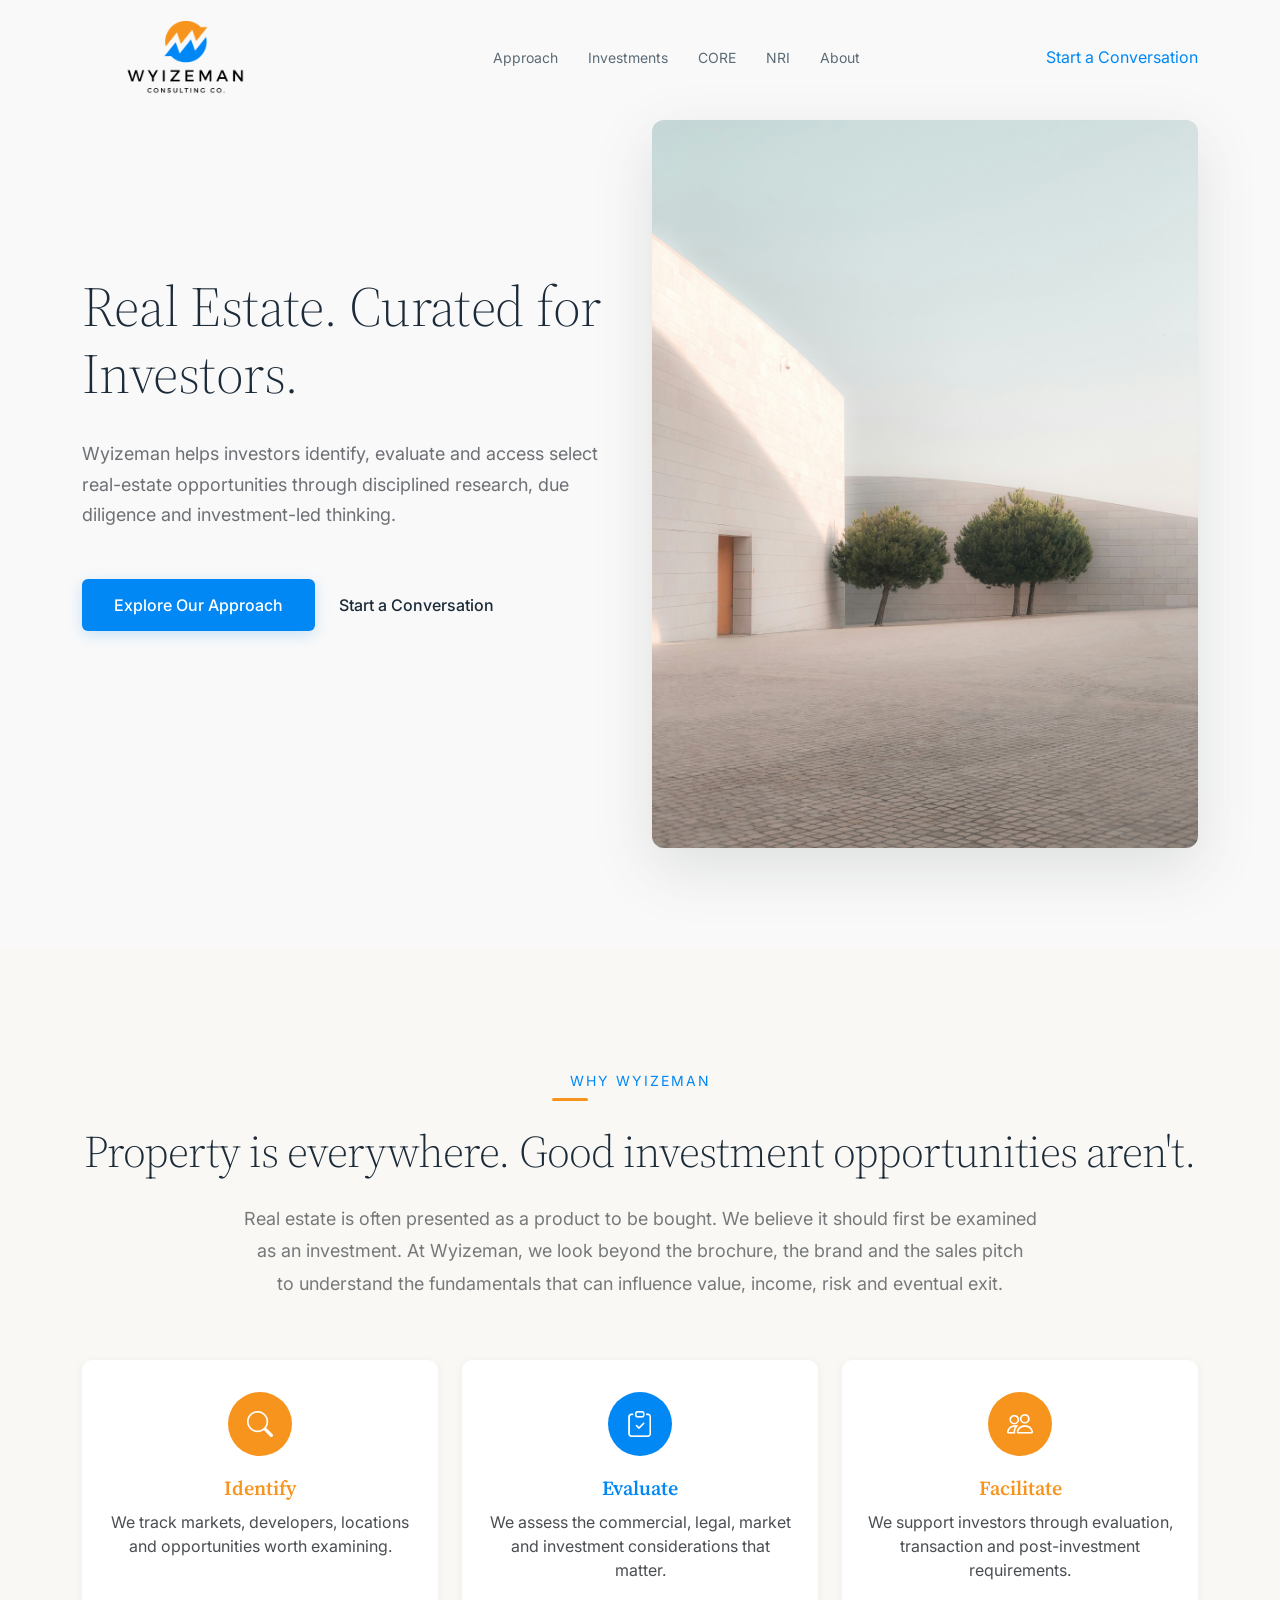
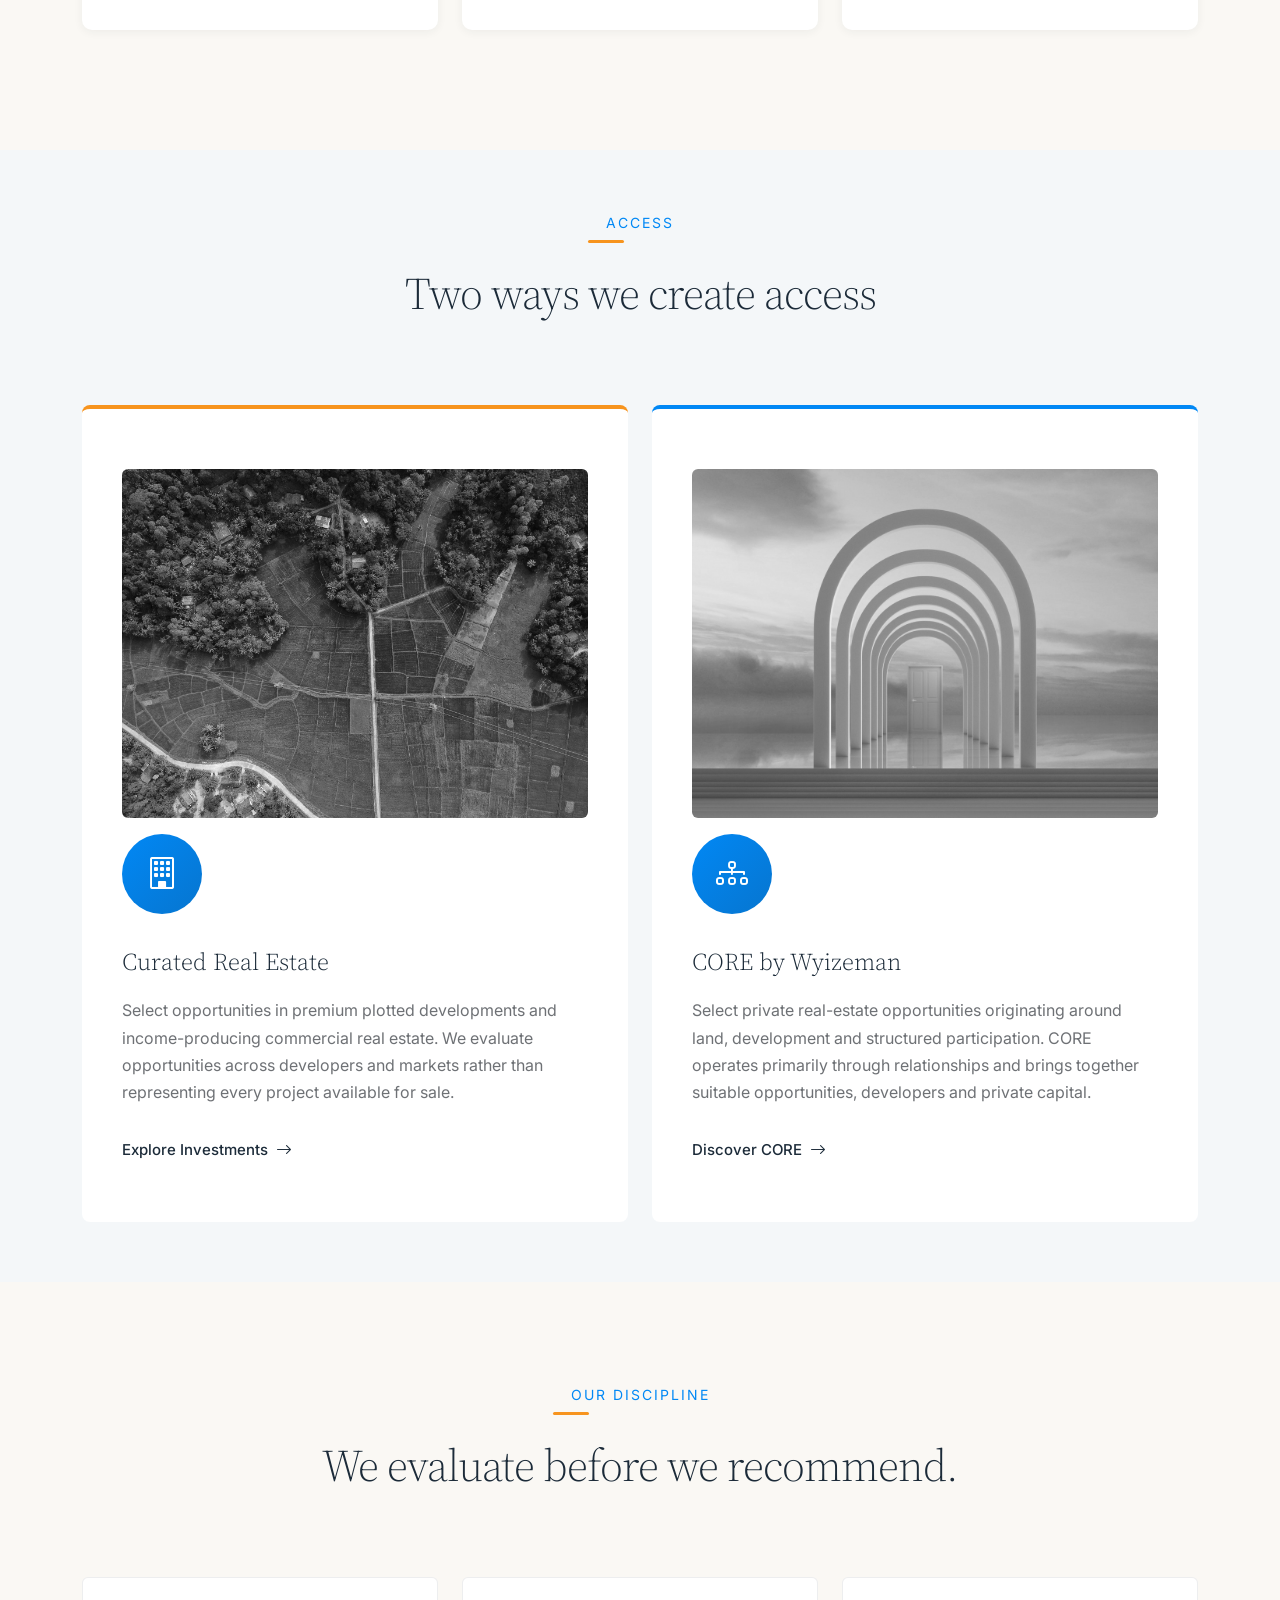
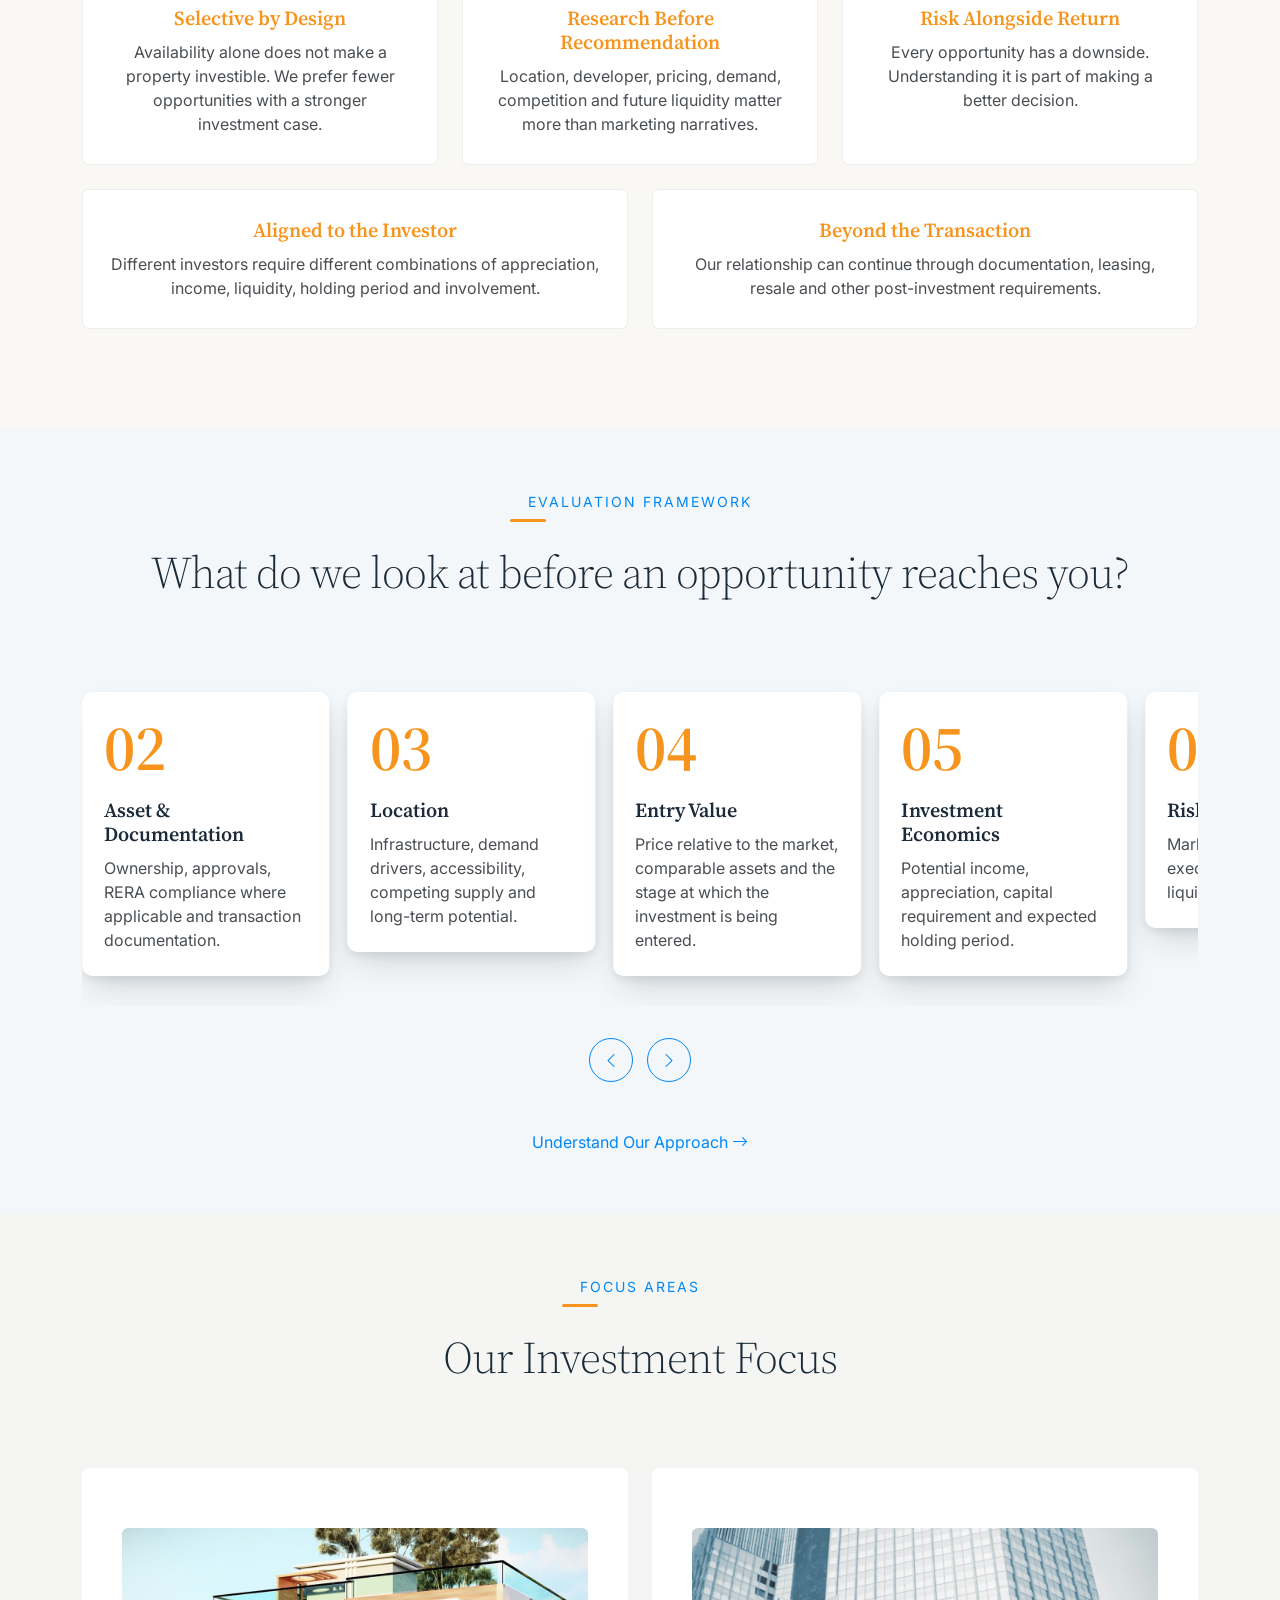
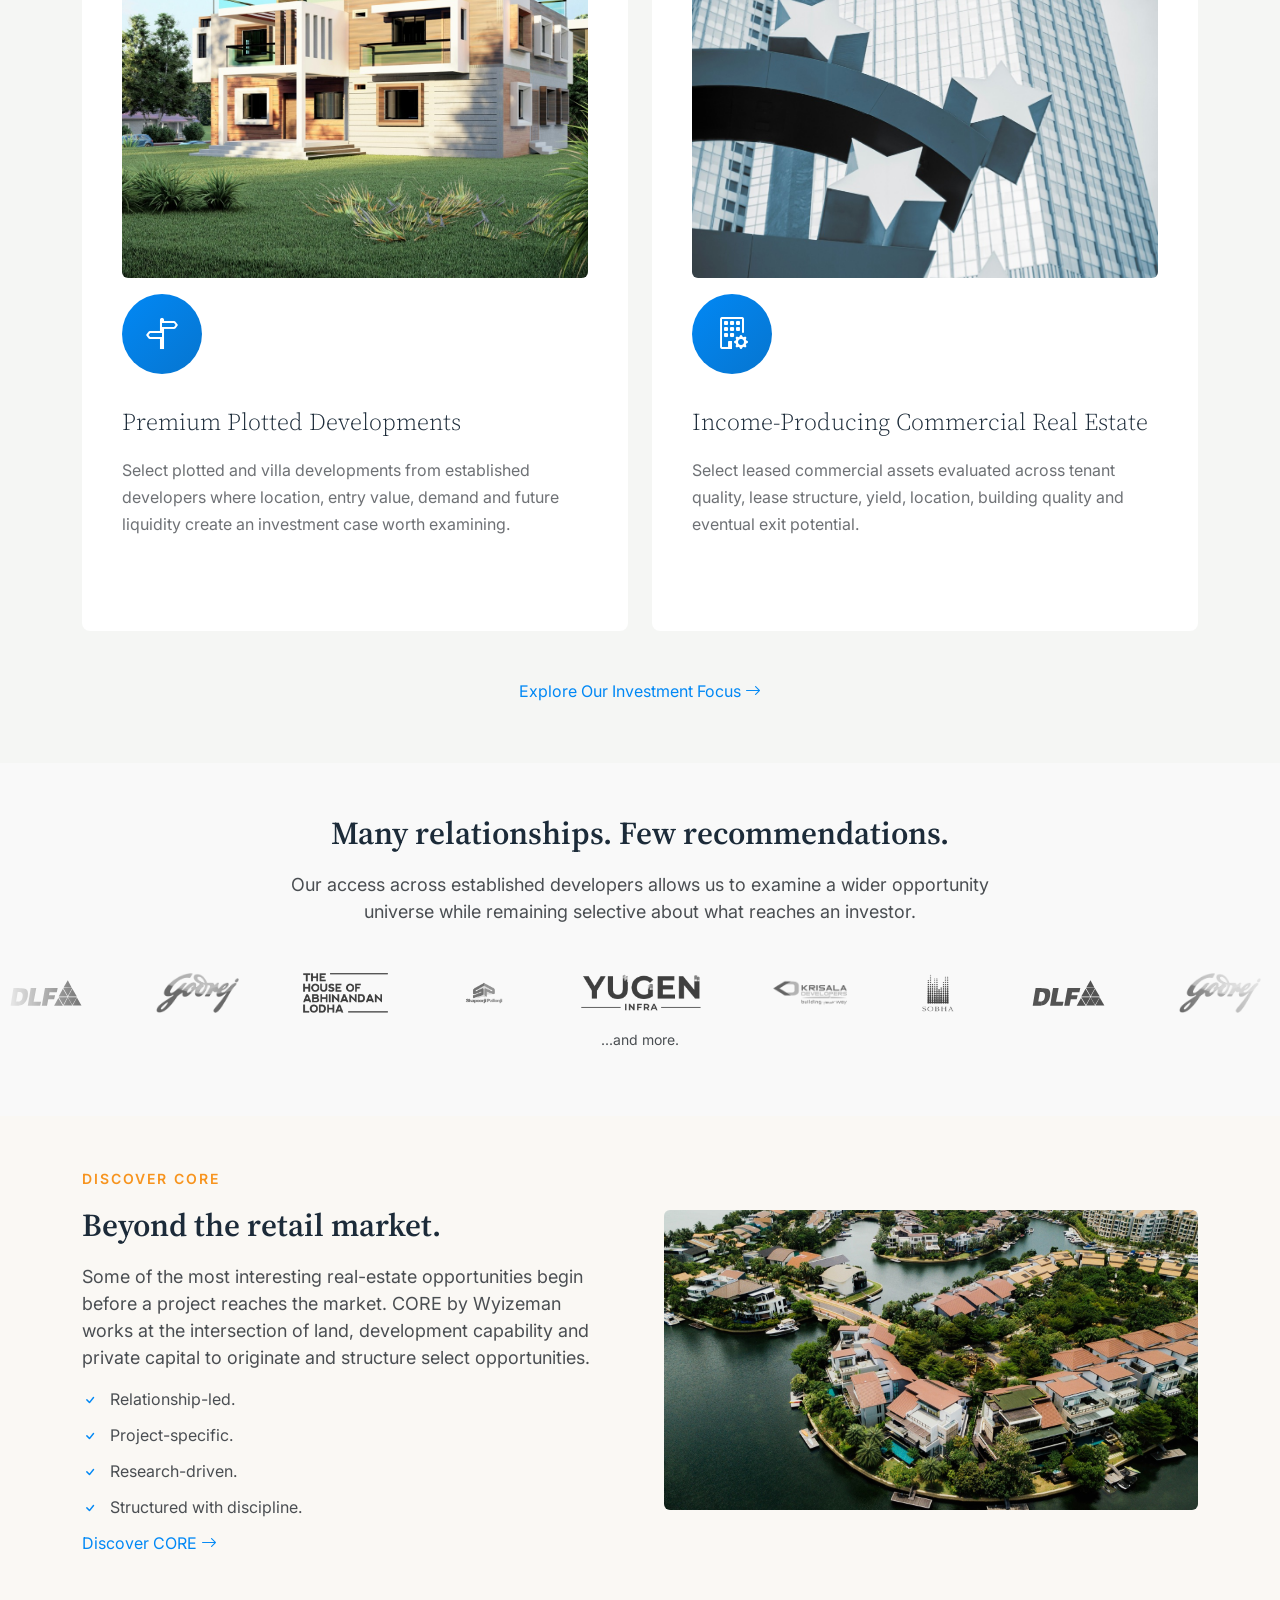
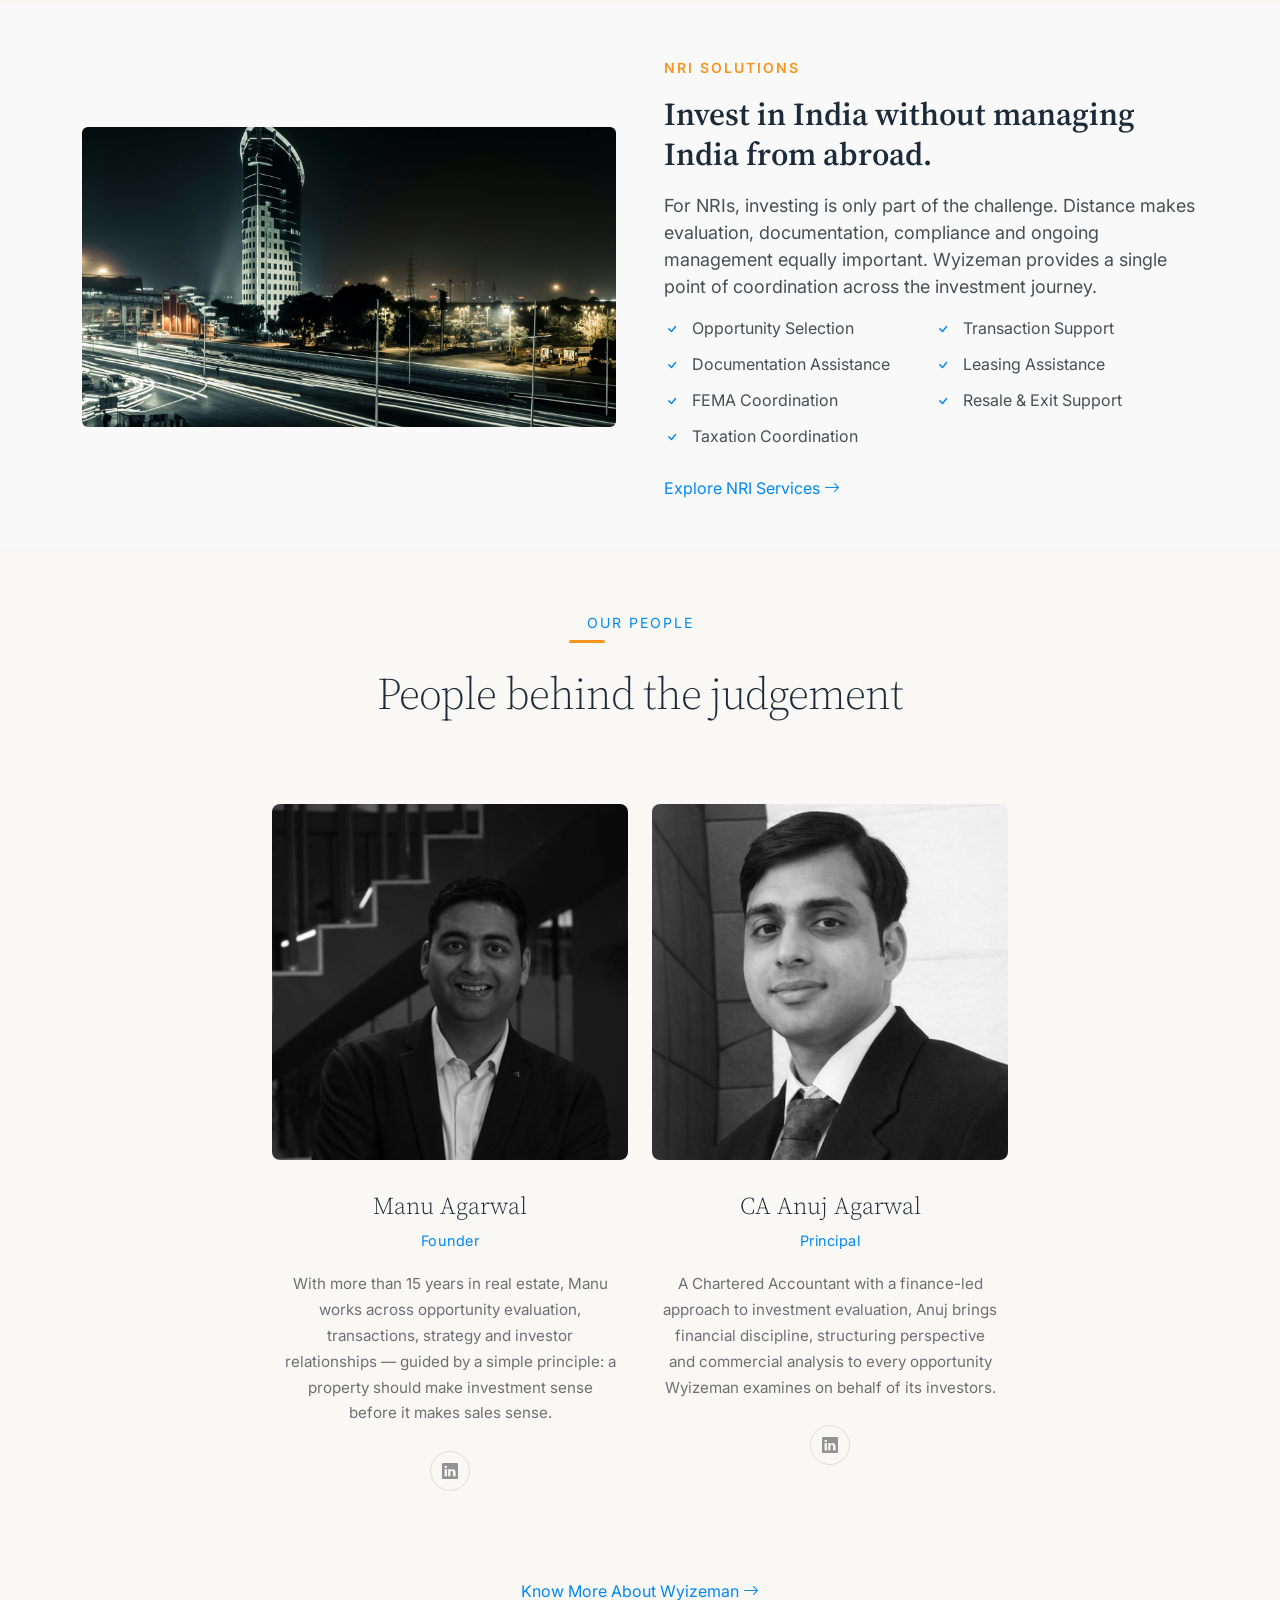
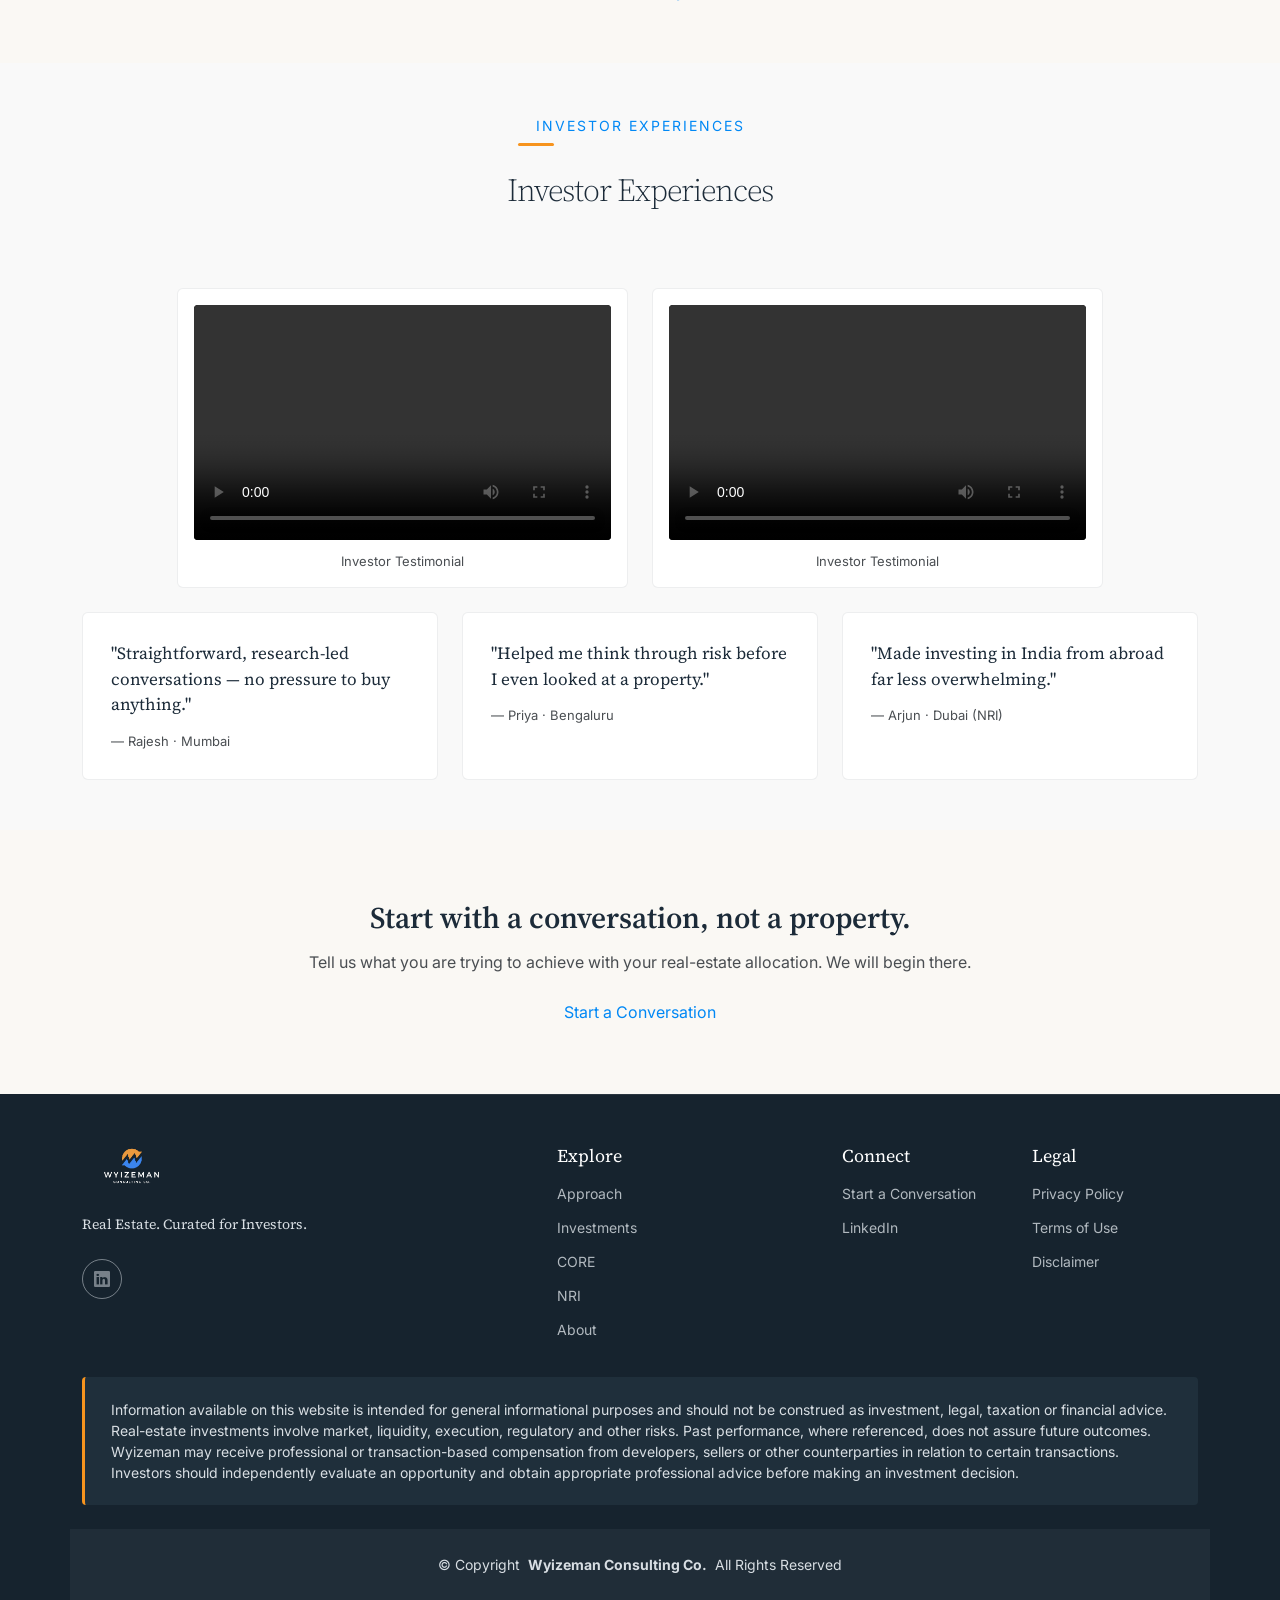
<file: wyizeman-site/index.html>
<!DOCTYPE html>
<html lang="en">

<head>
  <meta charset="utf-8">
  <meta content="width=device-width, initial-scale=1.0" name="viewport">
  <title>Wyizeman Consulting Co. | Real Estate. Curated for Investors.</title>
  <meta name="description" content="Wyizeman helps investors identify, evaluate and access select real-estate opportunities through disciplined research, due diligence and investment-led thinking.">
  <link href="https://www.wyizeman.com/" rel="canonical">

  <meta property="og:type" content="website">
  <meta property="og:title" content="Wyizeman Consulting Co. | Real Estate. Curated for Investors.">
  <meta property="og:description" content="Wyizeman helps investors identify, evaluate and access select real-estate opportunities through disciplined research, due diligence and investment-led thinking.">
  <meta property="og:url" content="https://www.wyizeman.com/">
  <meta property="og:image" content="https://www.wyizeman.com/assets/img/og-image.png">
  <meta property="og:site_name" content="Wyizeman Consulting Co.">
  <meta name="twitter:card" content="summary_large_image">
  <meta name="twitter:title" content="Wyizeman Consulting Co. | Real Estate. Curated for Investors.">
  <meta name="twitter:description" content="Wyizeman helps investors identify, evaluate and access select real-estate opportunities through disciplined research, due diligence and investment-led thinking.">
  <meta name="twitter:image" content="https://www.wyizeman.com/assets/img/og-image.png">
  <meta name="keywords" content="real estate investment, plotted developments, commercial real estate, NRI real estate, CORE by Wyizeman">

  <!-- Favicons -->
  <link href="assets/img/favicon_files/favicon.ico?v=2" rel="icon">
  <link href="assets/img/favicon_files/favicon-32x32.png?v=2" rel="icon" type="image/png" sizes="32x32">
  <link href="assets/img/favicon_files/favicon-16x16.png?v=2" rel="icon" type="image/png" sizes="16x16">
  <link href="assets/img/favicon_files/apple-touch-icon.png?v=2" rel="apple-touch-icon">
  <link href="assets/img/favicon_files/site.webmanifest?v=2" rel="manifest">

  <!-- Fonts -->
  <link href="https://fonts.googleapis.com" rel="preconnect">
  <link href="https://fonts.gstatic.com" rel="preconnect" crossorigin>
  <link href="https://fonts.googleapis.com/css2?family=Source+Serif+4:opsz,wght@8..60,400;8..60,500;8..60,600;8..60,700&family=Inter:wght@400;500;600;700&display=swap" rel="stylesheet">

  <!-- Vendor CSS Files -->
  <link href="assets/vendor/bootstrap/css/bootstrap.min.css" rel="stylesheet">
  <link href="assets/vendor/bootstrap-icons/bootstrap-icons.css" rel="stylesheet">
  <link href="assets/vendor/aos/aos.css" rel="stylesheet">
  <link href="assets/vendor/glightbox/css/glightbox.min.css" rel="stylesheet">
  <link href="assets/vendor/swiper/swiper-bundle.min.css" rel="stylesheet">

  <!-- Main CSS File -->
  <link href="assets/css/main.css" rel="stylesheet">

  <!-- Wyizeman Brand Overrides -->
  <link href="assets/css/custom.css" rel="stylesheet">

  <script type="application/ld+json">
  {
    "@context": "https://schema.org",
    "@type": "RealEstateAgent",
    "name": "Wyizeman Consulting Co.",
    "url": "https://www.wyizeman.com/",
    "logo": "https://www.wyizeman.com/assets/img/logo/Wyizeman_New_transparent.png",
    "image": "https://www.wyizeman.com/assets/img/og-image.png",
    "description": "Wyizeman helps investors identify, evaluate and access select real-estate opportunities through disciplined research, due diligence and investment-led thinking.",
    "areaServed": "IN",
    "sameAs": ["https://www.linkedin.com/company/wyizemanconsultingco/"]
  }
  </script>

  <!-- =======================================================
  * Site: Wyizeman Consulting Co.
  * Base Template: Axis by BootstrapMade.com (https://bootstrapmade.com/axis-bootstrap-corporate-template/)
  ======================================================== -->
</head>

<body class="index-page">

  <header id="header" class="header d-flex align-items-center fixed-top">
    <div class="container-fluid container-xl position-relative d-flex align-items-center justify-content-between">

      <a href="index.html" class="logo d-flex align-items-center">
        <img src="assets/img/logo/Wyizeman_New_transparent.png" alt="Wyizeman Consulting Co." class="wz-header-logo">
      </a>

      <nav id="navmenu" class="navmenu">
        <ul>
          <li><a href="approach.html">Approach</a></li>
          <li><a href="investments.html">Investments</a></li>
          <li><a href="core.html">CORE</a></li>
          <li><a href="nri.html">NRI</a></li>
          <!-- <li><a href="insights.html">Insights</a></li> -->
          <li><a href="about.html">About</a></li>
        </ul>
        <i class="mobile-nav-toggle d-xl-none bi bi-list"></i>
      </nav>

      <a class="btn-primary d-none d-md-inline-flex" href="contact.html">Start a Conversation</a>

    </div>
  </header>

  <main class="main">

    <!-- Hero Section -->
    <section id="hero" class="hero section light-background">
      <div class="container" data-aos="fade-up" data-aos-delay="100">
        <div class="row align-items-center">
          <div class="col-lg-6">
            <div class="hero-content">
              <h1 data-aos="fade-up" data-aos-delay="200">Real Estate. Curated for Investors.</h1>
              <p data-aos="fade-up" data-aos-delay="300">Wyizeman helps investors identify, evaluate and access select real-estate opportunities through disciplined research, due diligence and investment-led thinking.</p>
              <div class="hero-cta" data-aos="fade-up" data-aos-delay="400">
                <a href="approach.html" class="btn-primary">Explore Our Approach</a>
                <a href="contact.html" class="btn-secondary">Start a Conversation</a>
              </div>
            </div>
          </div>

          <div class="col-lg-6">
            <div class="hero-image" data-aos="fade-left" data-aos-delay="300">
              <img src="assets/img/bundle/img1.jpg" alt="Premium real estate architecture" class="img-fluid" fetchpriority="high">
            </div>
          </div>
        </div>
      </div>
    </section><!-- /Hero Section -->

    <!-- Property is everywhere -->
    <section id="about" class="about section">
      <div class="container section-title" data-aos="fade-up">
        <span class="subtitle">Why Wyizeman</span>
        <h2>Property is everywhere. Good investment opportunities aren't.</h2>
        <p>Real estate is often presented as a product to be bought. We believe it should first be examined as an investment. At Wyizeman, we look beyond the brochure, the brand and the sales pitch to understand the fundamentals that can influence value, income, risk and eventual exit.</p>
      </div>

      <div class="container" data-aos="fade-up" data-aos-delay="100">
        <div class="row g-4">
          <div class="col-lg-4" data-aos="fade-up" data-aos-delay="200">
            <div class="feature-item">
              <div class="icon-wrapper"><i class="bi bi-search"></i></div>
              <div class="feature-content">
                <h3>Identify</h3>
                <p>We track markets, developers, locations and opportunities worth examining.</p>
              </div>
            </div>
          </div>
          <div class="col-lg-4" data-aos="fade-up" data-aos-delay="300">
            <div class="feature-item">
              <div class="icon-wrapper"><i class="bi bi-clipboard-check"></i></div>
              <div class="feature-content">
                <h3>Evaluate</h3>
                <p>We assess the commercial, legal, market and investment considerations that matter.</p>
              </div>
            </div>
          </div>
          <div class="col-lg-4" data-aos="fade-up" data-aos-delay="400">
            <div class="feature-item">
              <div class="icon-wrapper"><i class="bi bi-people"></i></div>
              <div class="feature-content">
                <h3>Facilitate</h3>
                <p>We support investors through evaluation, transaction and post-investment requirements.</p>
              </div>
            </div>
          </div>
        </div>
      </div>
    </section><!-- /Property is everywhere -->

    <!-- Two ways we create access -->
    <section id="services" class="services section light-background">
      <div class="container section-title" data-aos="fade-up">
        <span class="subtitle">Access</span>
        <h2>Two ways we create access</h2>
      </div>

      <div class="container" data-aos="fade-up" data-aos-delay="100">
        <div class="row gy-5">
          <div class="col-lg-6" data-aos="fade-up" data-aos-delay="200">
            <div class="service-item wz-access-card wz-access-card-orange">
              <div class="wz-photo mb-3"><img src="assets/img/bundle/land1.jpg" alt="Curated premium real estate" loading="lazy"></div>
              <div class="service-icon"><i class="bi bi-building"></i></div>
              <h3>Curated Real Estate</h3>
              <p>Select opportunities in premium plotted developments and income-producing commercial real estate. We evaluate opportunities across developers and markets rather than representing every project available for sale.</p>
              <a href="investments.html" class="service-link">Explore Investments <i class="bi bi-arrow-right"></i></a>
            </div>
          </div>
          <div class="col-lg-6" data-aos="fade-up" data-aos-delay="300">
            <div class="service-item wz-access-card wz-access-card-blue">
              <div class="wz-photo mb-3"><img src="assets/img/bundle/new/Core_Opportunity.jpeg" alt="A door opening onto an opportunity" loading="lazy"></div>
              <div class="service-icon"><i class="bi bi-diagram-3"></i></div>
              <h3>CORE by Wyizeman</h3>
              <p>Select private real-estate opportunities originating around land, development and structured participation. CORE operates primarily through relationships and brings together suitable opportunities, developers and private capital.</p>
              <a href="core.html" class="service-link">Discover CORE <i class="bi bi-arrow-right"></i></a>
            </div>
          </div>
        </div>
      </div>
    </section><!-- /Two ways we create access -->

    <!-- We evaluate before we recommend -->
    <section id="why-us" class="why-us section">
      <div class="container section-title" data-aos="fade-up">
        <span class="subtitle">Our Discipline</span>
        <h2>We evaluate before we recommend.</h2>
      </div>

      <div class="container">
        <div class="row g-4">
          <div class="col-lg-4 col-md-6" data-aos="fade-up" data-aos-delay="100">
            <div class="wz-card">
              <h3>Selective by Design</h3>
              <p>Availability alone does not make a property investible. We prefer fewer opportunities with a stronger investment case.</p>
            </div>
          </div>
          <div class="col-lg-4 col-md-6" data-aos="fade-up" data-aos-delay="150">
            <div class="wz-card">
              <h3>Research Before Recommendation</h3>
              <p>Location, developer, pricing, demand, competition and future liquidity matter more than marketing narratives.</p>
            </div>
          </div>
          <div class="col-lg-4 col-md-6" data-aos="fade-up" data-aos-delay="200">
            <div class="wz-card">
              <h3>Risk Alongside Return</h3>
              <p>Every opportunity has a downside. Understanding it is part of making a better decision.</p>
            </div>
          </div>
          <div class="col-lg-6" data-aos="fade-up" data-aos-delay="250">
            <div class="wz-card">
              <h3>Aligned to the Investor</h3>
              <p>Different investors require different combinations of appreciation, income, liquidity, holding period and involvement.</p>
            </div>
          </div>
          <div class="col-lg-6" data-aos="fade-up" data-aos-delay="300">
            <div class="wz-card">
              <h3>Beyond the Transaction</h3>
              <p>Our relationship can continue through documentation, leasing, resale and other post-investment requirements.</p>
            </div>
          </div>
        </div>
      </div>
    </section><!-- /We evaluate before we recommend -->

    <!-- What do we look at -->
    <section class="services section light-background">
      <div class="container section-title" data-aos="fade-up">
        <span class="subtitle">Evaluation Framework</span>
        <h2>What do we look at before an opportunity reaches you?</h2>
      </div>

      <div class="container" data-aos="fade-up" data-aos-delay="100">

        <div class="wz-criteria-slider swiper init-swiper" data-aos="fade-up" data-aos-delay="100">
          <script type="application/json" class="swiper-config">
            {
              "slidesPerView": 1.15,
              "loop": true,
              "autoplay": {
                "delay": 2800,
                "pauseOnMouseEnter": true,
                "disableOnInteraction": false
              },
              "spaceBetween": 0,
              "navigation": {
                "nextEl": ".wz-criteria-next",
                "prevEl": ".wz-criteria-prev"
              },
              "breakpoints": {
                "576": { "slidesPerView": 1.8 },
                "768": { "slidesPerView": 2.4 },
                "992": { "slidesPerView": 3.2 },
                "1200": { "slidesPerView": 4.2 }
              }
            }
          </script>
          <div class="swiper-wrapper">
            <div class="swiper-slide"><div class="wz-criteria-slide"><div class="num">01</div><h4>Developer</h4><p>Track record, execution capability, financial strength and delivery history.</p></div></div>
            <div class="swiper-slide"><div class="wz-criteria-slide"><div class="num">02</div><h4>Asset & Documentation</h4><p>Ownership, approvals, RERA compliance where applicable and transaction documentation.</p></div></div>
            <div class="swiper-slide"><div class="wz-criteria-slide"><div class="num">03</div><h4>Location</h4><p>Infrastructure, demand drivers, accessibility, competing supply and long-term potential.</p></div></div>
            <div class="swiper-slide"><div class="wz-criteria-slide"><div class="num">04</div><h4>Entry Value</h4><p>Price relative to the market, comparable assets and the stage at which the investment is being entered.</p></div></div>
            <div class="swiper-slide"><div class="wz-criteria-slide"><div class="num">05</div><h4>Investment Economics</h4><p>Potential income, appreciation, capital requirement and expected holding period.</p></div></div>
            <div class="swiper-slide"><div class="wz-criteria-slide"><div class="num">06</div><h4>Risk</h4><p>Market, developer, execution, tenant and liquidity considerations.</p></div></div>
            <div class="swiper-slide"><div class="wz-criteria-slide"><div class="num">07</div><h4>Exit</h4><p>Potential buyer universe, resale depth and realistic exit possibilities.</p></div></div>
          </div>
        </div>
        <div class="wz-criteria-nav">
          <div class="swiper-button-prev wz-criteria-prev"></div>
          <div class="swiper-button-next wz-criteria-next"></div>
        </div>

        <div class="text-center mt-5" data-aos="fade-up">
          <a href="approach.html" class="btn-outline">Understand Our Approach <i class="bi bi-arrow-right"></i></a>
        </div>
      </div>
    </section><!-- /What do we look at -->

    <!-- Our Investment Focus -->
    <section id="portfolio" class="services section">
      <div class="container section-title" data-aos="fade-up">
        <span class="subtitle">Focus Areas</span>
        <h2>Our Investment Focus</h2>
      </div>

      <div class="container" data-aos="fade-up" data-aos-delay="100">
        <div class="row gy-5">
          <div class="col-lg-6" data-aos="fade-up" data-aos-delay="200">
            <div class="service-item">
              <div class="wz-photo mb-3"><img src="assets/img/bundle/new/Villa_Plots_Homepage.jpeg" alt="Aerial view of a plotted development" loading="lazy"></div>
              <div class="service-icon"><i class="bi bi-signpost-split"></i></div>
              <h3>Premium Plotted Developments</h3>
              <p>Select plotted and villa developments from established developers where location, entry value, demand and future liquidity create an investment case worth examining.</p>
            </div>
          </div>
          <div class="col-lg-6" data-aos="fade-up" data-aos-delay="300">
            <div class="service-item">
              <div class="wz-photo mb-3"><img src="assets/img/bundle/new/Commercial_Real_Estate_Homepage.jpeg" alt="Premium commercial real estate tower" loading="lazy"></div>
              <div class="service-icon"><i class="bi bi-building-gear"></i></div>
              <h3>Income-Producing Commercial Real Estate</h3>
              <p>Select leased commercial assets evaluated across tenant quality, lease structure, yield, location, building quality and eventual exit potential.</p>
            </div>
          </div>
        </div>
        <div class="text-center mt-5" data-aos="fade-up">
          <a href="investments.html" class="btn-outline">Explore Our Investment Focus <i class="bi bi-arrow-right"></i></a>
        </div>
      </div>
    </section><!-- /Our Investment Focus -->

    <!-- Many relationships. Few recommendations. -->
    <section class="wz-section light-background">
      <div class="container text-center" data-aos="fade-up">
        <h2>Many relationships. Few recommendations.</h2>
        <p class="lead-text mx-auto">Our access across established developers allows us to examine a wider opportunity universe while remaining selective about what reaches an investor.</p>
      </div>
      <div class="wz-marquee mt-5">
        <div class="wz-marquee-track">
          <img src="assets/img/brands/dlf.svg" alt="DLF">
          <img src="assets/img/brands/godrej.png" alt="Godrej">
          <img src="assets/img/brands/hoabl-logo.png" alt="The House of Abhinandan Lodha">
          <img src="assets/img/brands/sp_logo.png" alt="Shapoorji Pallonji">
          <img src="assets/img/brands/yugen_logo.webp" alt="Yugen Infra">
          <img src="assets/img/brands/krisala_logo.png" alt="Krisala Developers">
          <img src="assets/img/brands/sobha_logo.avif" alt="Sobha">
          <img src="assets/img/brands/dlf.svg" alt="DLF">
          <img src="assets/img/brands/godrej.png" alt="Godrej">
          <img src="assets/img/brands/hoabl-logo.png" alt="The House of Abhinandan Lodha">
          <img src="assets/img/brands/sp_logo.png" alt="Shapoorji Pallonji">
          <img src="assets/img/brands/yugen_logo.webp" alt="Yugen Infra">
          <img src="assets/img/brands/krisala_logo.png" alt="Krisala Developers">
          <img src="assets/img/brands/sobha_logo.avif" alt="Sobha">
        </div>
      </div>
      <p class="text-center mt-3" style="color: var(--default-color); font-size: 14px;">...and more.</p>
    </section><!-- /Many relationships -->

    <!-- Beyond the retail market (CORE teaser) -->
    <section class="wz-section">
      <div class="container">
        <div class="row align-items-center g-5">
          <div class="col-lg-6" data-aos="fade-right" data-aos-delay="100">
            <span class="wz-eyebrow">Discover CORE</span>
            <h2>Beyond the retail market.</h2>
            <p class="lead-text">Some of the most interesting real-estate opportunities begin before a project reaches the market. CORE by Wyizeman works at the intersection of land, development capability and private capital to originate and structure select opportunities.</p>
            <ul class="wz-list">
              <li>Relationship-led.</li>
              <li>Project-specific.</li>
              <li>Research-driven.</li>
              <li>Structured with discipline.</li>
            </ul>
            <a href="core.html" class="btn-outline mt-2">Discover CORE <i class="bi bi-arrow-right"></i></a>
          </div>
          <div class="col-lg-6" data-aos="fade-left" data-aos-delay="200">
            <div class="wz-photo wz-photo-tall"><img src="assets/img/bundle/new/Core_Top_Banner.jpeg" alt="Premium waterfront real estate development" loading="lazy"></div>
          </div>
        </div>
      </div>
    </section><!-- /Beyond the retail market -->

    <!-- Invest in India without managing India from abroad (NRI teaser) -->
    <section class="wz-section light-background">
      <div class="container">
        <div class="row align-items-center g-5">
          <div class="col-lg-6 order-lg-2" data-aos="fade-left" data-aos-delay="100">
            <span class="wz-eyebrow">NRI Solutions</span>
            <h2>Invest in India without managing India from abroad.</h2>
            <p class="lead-text">For NRIs, investing is only part of the challenge. Distance makes evaluation, documentation, compliance and ongoing management equally important. Wyizeman provides a single point of coordination across the investment journey.</p>
            <div class="row g-2 mb-3">
              <div class="col-6"><ul class="wz-list"><li>Opportunity Selection</li><li>Documentation Assistance</li><li>FEMA Coordination</li><li>Taxation Coordination</li></ul></div>
              <div class="col-6"><ul class="wz-list"><li>Transaction Support</li><li>Leasing Assistance</li><li>Resale & Exit Support</li></ul></div>
            </div>
            <a href="nri.html" class="btn-outline mt-2">Explore NRI Services <i class="bi bi-arrow-right"></i></a>
          </div>
          <div class="col-lg-6 order-lg-1" data-aos="fade-right" data-aos-delay="200">
            <div class="wz-photo wz-photo-tall"><img src="assets/img/bundle/new/NRI_Top_Banner.jpeg" alt="Indian city skyline at night" loading="lazy"></div>
          </div>
        </div>
      </div>
    </section><!-- /NRI teaser -->

    <!-- People behind the judgement -->
    <section id="team" class="team section">
      <div class="container section-title" data-aos="fade-up">
        <span class="subtitle">Our People</span>
        <h2>People behind the judgement</h2>
      </div>

      <div class="container" data-aos="fade-up" data-aos-delay="100">
        <div class="row gy-5 justify-content-center">
          <div class="col-lg-4 col-md-6" data-aos="fade-up" data-aos-delay="200">
            <div class="team-member">
              <div class="member-img">
                <img src="assets/img/person/Manu_Agarwal_2.JPG" class="img-fluid" alt="Manu Agarwal" loading="lazy">
              </div>
              <div class="member-info">
                <h4>Manu Agarwal</h4>
                <span>Founder</span>
                <p>With more than 15 years in real estate, Manu works across opportunity evaluation, transactions, strategy and investor relationships — guided by a simple principle: a property should make investment sense before it makes sales sense.</p>
                <div class="social">
                  <a href="#" aria-label="LinkedIn"><i class="bi bi-linkedin"></i></a>
                </div>
              </div>
            </div>
          </div>
          <div class="col-lg-4 col-md-6" data-aos="fade-up" data-aos-delay="300">
            <div class="team-member">
              <div class="member-img">
                <img src="assets/img/person/CA_Anuj.jpeg" class="img-fluid" alt="CA Anuj Agarwal" loading="lazy">
              </div>
              <div class="member-info">
                <h4>CA Anuj Agarwal</h4>
                <span>Principal</span>
                <p>A Chartered Accountant with a finance-led approach to investment evaluation, Anuj brings financial discipline, structuring perspective and commercial analysis to every opportunity Wyizeman examines on behalf of its investors.</p>
                <div class="social">
                  <a href="#" aria-label="LinkedIn"><i class="bi bi-linkedin"></i></a>
                </div>
              </div>
            </div>
          </div>
        </div>
        <div class="text-center mt-5" data-aos="fade-up">
          <a href="about.html" class="btn-outline">Know More About Wyizeman <i class="bi bi-arrow-right"></i></a>
        </div>
      </div>
    </section><!-- /People behind the judgement -->

    <!-- Investor Experiences -->
    <section class="wz-section light-background">
      <div class="container section-title" data-aos="fade-up">
        <span class="subtitle">Investor Experiences</span>
        <h2>Investor Experiences</h2>
      </div>
      <div class="container" data-aos="fade-up" data-aos-delay="100">
        <div class="row g-4 justify-content-center mb-4">
          <div class="col-md-6 col-lg-5">
            <div class="wz-video-testimonial">
              <video controls preload="metadata" src="assets/testimonial/testimonial-1.mp4"></video>
              <cite>Investor Testimonial</cite>
            </div>
          </div>
          <div class="col-md-6 col-lg-5">
            <div class="wz-video-testimonial">
              <video controls preload="metadata" src="assets/testimonial/testimonial-2.mp4"></video>
              <cite>Investor Testimonial</cite>
            </div>
          </div>
        </div>
        <div class="row g-4">
          <div class="col-md-4">
            <div class="wz-card wz-testimonial">
              <p>"Straightforward, research-led conversations — no pressure to buy anything."</p>
              <cite>— Rajesh · Mumbai</cite>
            </div>
          </div>
          <div class="col-md-4">
            <div class="wz-card wz-testimonial">
              <p>"Helped me think through risk before I even looked at a property."</p>
              <cite>— Priya · Bengaluru</cite>
            </div>
          </div>
          <div class="col-md-4">
            <div class="wz-card wz-testimonial">
              <p>"Made investing in India from abroad far less overwhelming."</p>
              <cite>— Arjun · Dubai (NRI)</cite>
            </div>
          </div>
        </div>
      </div>
    </section><!-- /Investor Experiences -->

    <!-- Thinking about real estate (insights teaser) — commented out until Insights has real content / dynamic hosting
    <section class="wz-section">
      <div class="container section-title" data-aos="fade-up">
        <span class="subtitle">Insights</span>
        <h2>Thinking about real estate</h2>
      </div>
      <div class="container" data-aos="fade-up" data-aos-delay="100">
        <ul class="wz-list">
          <li>When does a plotted development actually make investment sense?</li>
          <li>Why rental yield alone doesn't make a commercial property a good investment</li>
          <li>The price you enter at may matter more than the price you eventually exit at</li>
        </ul>
        <div class="mt-4">
          <a href="insights.html" class="btn-outline">View Insights <i class="bi bi-arrow-right"></i></a>
        </div>
      </div>
    </section>
    /Thinking about real estate -->

    <!-- Final Home CTA -->
    <section class="wz-final-cta">
      <div class="container" data-aos="fade-up">
        <h2>Start with a conversation, not a property.</h2>
        <p>Tell us what you are trying to achieve with your real-estate allocation. We will begin there.</p>
        <a href="contact.html" class="btn-primary">Start a Conversation</a>
      </div>
    </section><!-- /Final Home CTA -->

  </main>

  <footer id="footer" class="footer dark-background">
    <div class="container footer-top">
      <div class="row gy-4">
        <div class="col-lg-5 col-md-12 footer-about">
          <a href="index.html" class="logo d-flex align-items-center">
            <img src="assets/img/logo/wyizeman-lockup-inverse-transparent.png" alt="Wyizeman Consulting Co.">
          </a>
          <p>Real Estate. Curated for Investors.</p>
          <div class="social-links d-flex mt-4">
            <a href="https://www.linkedin.com/company/wyizemanconsultingco/" aria-label="LinkedIn" target="_blank" rel="noopener"><i class="bi bi-linkedin"></i></a>
          </div>
        </div>

        <div class="col-lg-3 col-6 footer-links">
          <h4>Explore</h4>
          <ul>
            <li><a href="approach.html">Approach</a></li>
            <li><a href="investments.html">Investments</a></li>
            <li><a href="core.html">CORE</a></li>
            <li><a href="nri.html">NRI</a></li>
            <!-- <li><a href="insights.html">Insights</a></li> -->
            <li><a href="about.html">About</a></li>
          </ul>
        </div>

        <div class="col-lg-2 col-6 footer-links">
          <h4>Connect</h4>
          <ul>
            <li><a href="contact.html">Start a Conversation</a></li>
            <li><a href="https://www.linkedin.com/company/wyizemanconsultingco/" target="_blank" rel="noopener">LinkedIn</a></li>
          </ul>
        </div>

        <div class="col-lg-2 col-12 footer-links">
          <h4>Legal</h4>
          <ul>
            <li><a href="privacy.html">Privacy Policy</a></li>
            <li><a href="terms.html">Terms of Use</a></li>
            <li><a href="legal.html#disclaimer">Disclaimer</a></li>          </ul>
        </div>
      </div>
    </div>

    <div class="container">
      <div class="wz-disclaimer">
        <p class="mb-0">Information available on this website is intended for general informational purposes and should not be construed as investment, legal, taxation or financial advice. Real-estate investments involve market, liquidity, execution, regulatory and other risks. Past performance, where referenced, does not assure future outcomes. Wyizeman may receive professional or transaction-based compensation from developers, sellers or other counterparties in relation to certain transactions. Investors should independently evaluate an opportunity and obtain appropriate professional advice before making an investment decision.</p>
      </div>
    </div>

    <div class="container copyright text-center mt-4">
      <p>© <span>Copyright</span> <strong class="px-1 sitename">Wyizeman Consulting Co.</strong> <span>All Rights Reserved</span></p>
    </div>

  </footer>

  <!-- Scroll Top -->
  <a href="#" id="scroll-top" class="scroll-top d-flex align-items-center justify-content-center"><i class="bi bi-arrow-up-short"></i></a>

  <!-- Preloader -->
  <div id="preloader"></div>

  <!-- Vendor JS Files -->
  <script src="assets/vendor/bootstrap/js/bootstrap.bundle.min.js"></script>
  <script src="assets/vendor/php-email-form/validate.js"></script>
  <script src="assets/vendor/aos/aos.js"></script>
  <script src="assets/vendor/glightbox/js/glightbox.min.js"></script>
  <script src="assets/vendor/purecounter/purecounter_vanilla.js"></script>
  <script src="assets/vendor/imagesloaded/imagesloaded.pkgd.min.js"></script>
  <script src="assets/vendor/isotope-layout/isotope.pkgd.min.js"></script>
  <script src="assets/vendor/swiper/swiper-bundle.min.js"></script>

  <!-- Main JS File -->
  <script src="assets/js/main.js"></script>

</body>

</html>
</file>
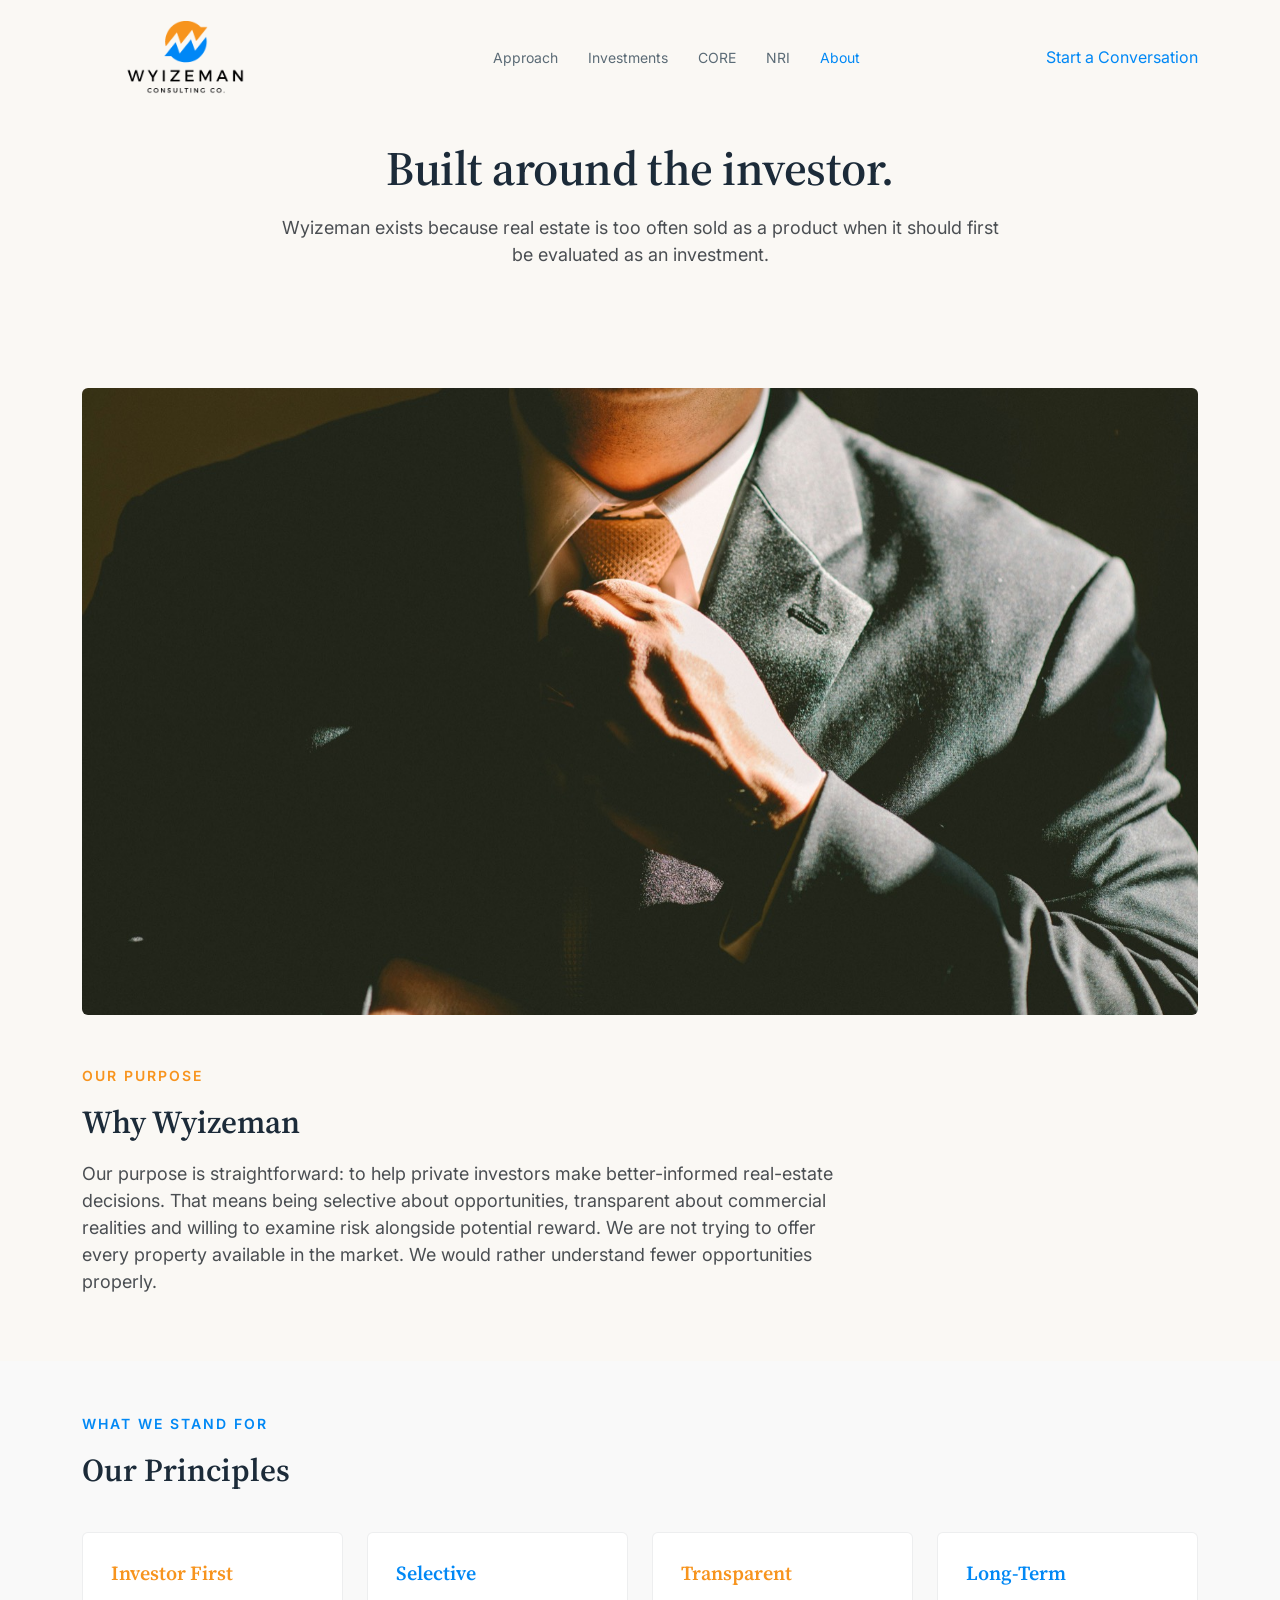
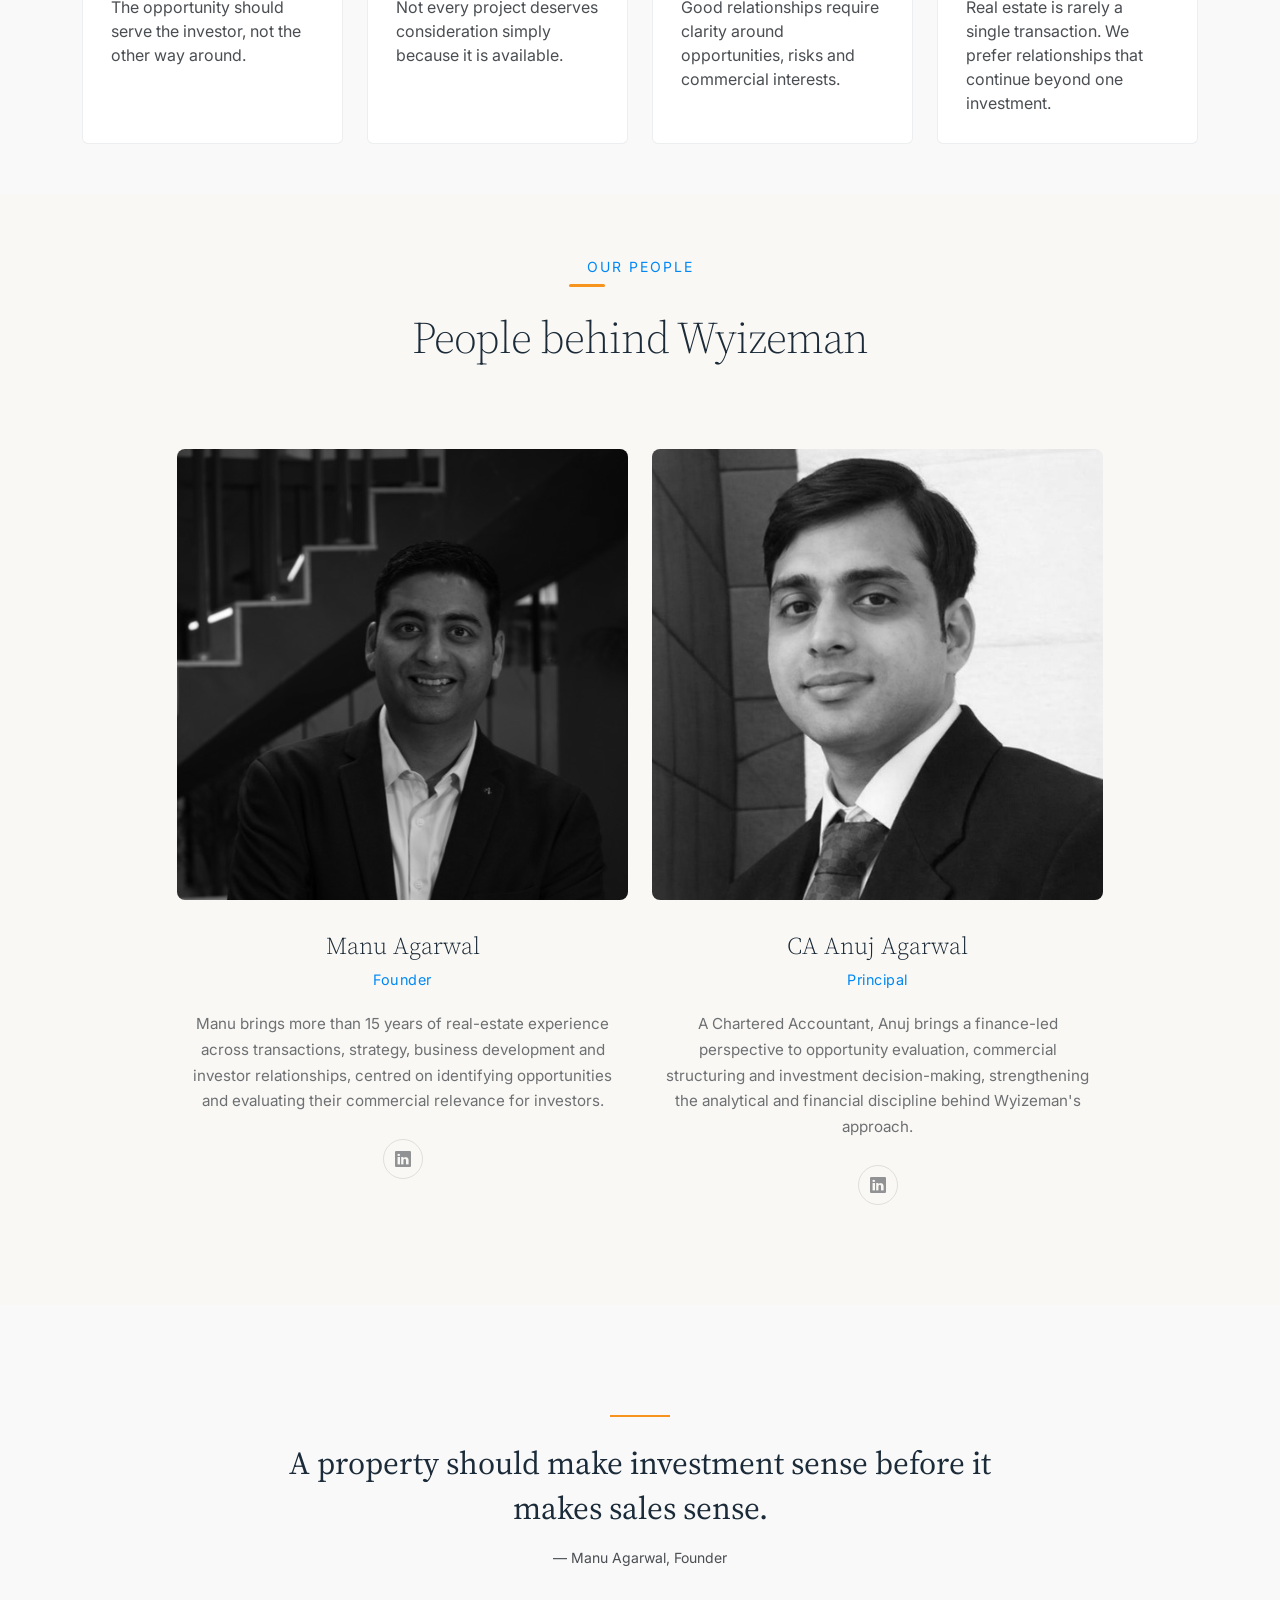
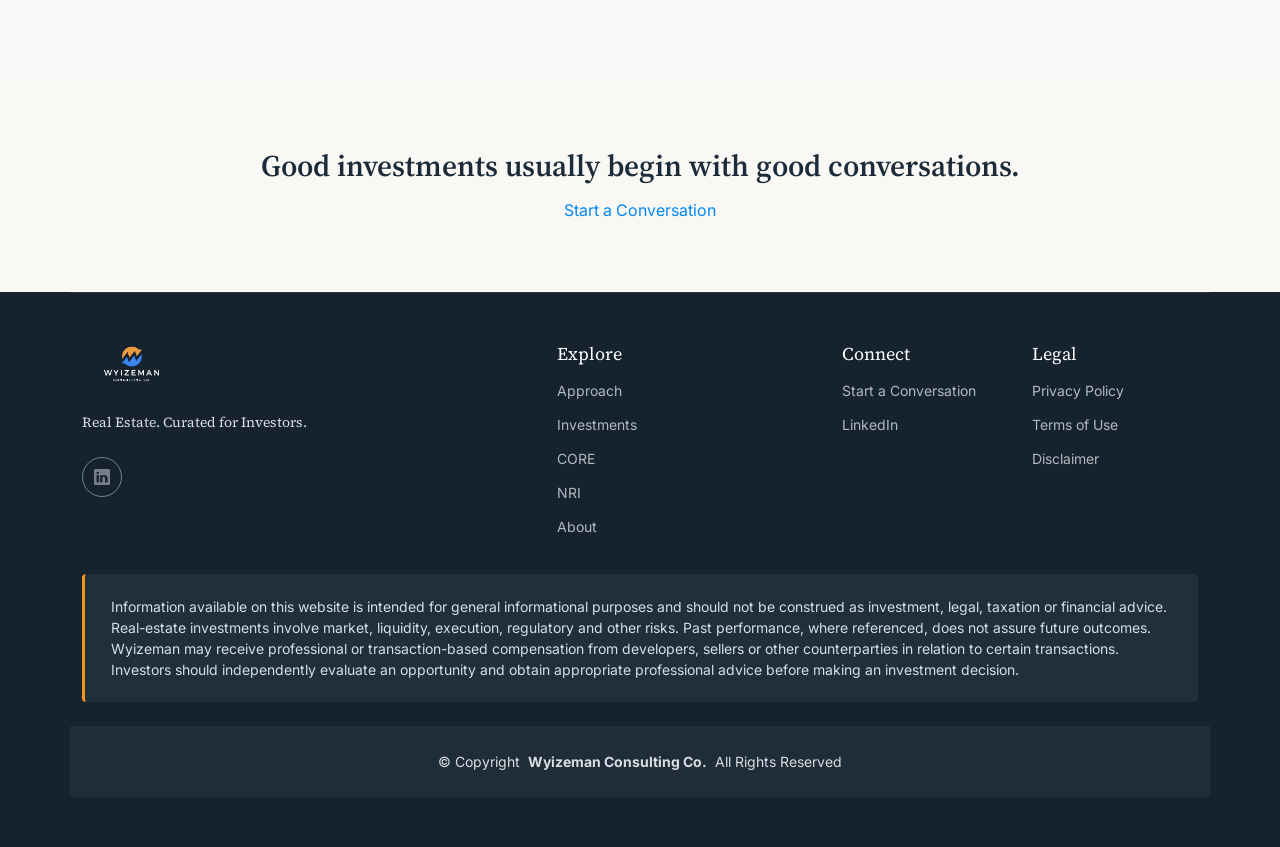
<file: wyizeman-site/about.html>
<!DOCTYPE html>
<html lang="en">

<head>
  <meta charset="utf-8">
  <meta content="width=device-width, initial-scale=1.0" name="viewport">
  <title>About | Wyizeman Consulting Co.</title>
  <meta name="description" content="Wyizeman exists because real estate is too often sold as a product when it should first be evaluated as an investment.">
  <link href="https://www.wyizeman.com/about.html" rel="canonical">

  <meta property="og:type" content="website">
  <meta property="og:title" content="About | Wyizeman Consulting Co.">
  <meta property="og:description" content="Wyizeman exists because real estate is too often sold as a product when it should first be evaluated as an investment.">
  <meta property="og:url" content="https://www.wyizeman.com/about.html">
  <meta property="og:image" content="https://www.wyizeman.com/assets/img/og-image.png">
  <meta property="og:site_name" content="Wyizeman Consulting Co.">
  <meta name="twitter:card" content="summary_large_image">
  <meta name="twitter:title" content="About | Wyizeman Consulting Co.">
  <meta name="twitter:description" content="Wyizeman exists because real estate is too often sold as a product when it should first be evaluated as an investment.">
  <meta name="twitter:image" content="https://www.wyizeman.com/assets/img/og-image.png">

  <link href="assets/img/favicon_files/favicon.ico?v=2" rel="icon">
  <link href="assets/img/favicon_files/favicon-32x32.png?v=2" rel="icon" type="image/png" sizes="32x32">
  <link href="assets/img/favicon_files/favicon-16x16.png?v=2" rel="icon" type="image/png" sizes="16x16">
  <link href="assets/img/favicon_files/apple-touch-icon.png?v=2" rel="apple-touch-icon">
  <link href="assets/img/favicon_files/site.webmanifest?v=2" rel="manifest">

  <link href="https://fonts.googleapis.com" rel="preconnect">
  <link href="https://fonts.gstatic.com" rel="preconnect" crossorigin>
  <link href="https://fonts.googleapis.com/css2?family=Source+Serif+4:opsz,wght@8..60,400;8..60,500;8..60,600;8..60,700&family=Inter:wght@400;500;600;700&display=swap" rel="stylesheet">

  <link href="assets/vendor/bootstrap/css/bootstrap.min.css" rel="stylesheet">
  <link href="assets/vendor/bootstrap-icons/bootstrap-icons.css" rel="stylesheet">
  <link href="assets/vendor/aos/aos.css" rel="stylesheet">
  <link href="assets/vendor/glightbox/css/glightbox.min.css" rel="stylesheet">
  <link href="assets/vendor/swiper/swiper-bundle.min.css" rel="stylesheet">

  <link href="assets/css/main.css" rel="stylesheet">
  <link href="assets/css/custom.css" rel="stylesheet">
</head>

<body class="inner-page">

  <header id="header" class="header d-flex align-items-center fixed-top">
    <div class="container-fluid container-xl position-relative d-flex align-items-center justify-content-between">
      <a href="index.html" class="logo d-flex align-items-center">
        <img src="assets/img/logo/Wyizeman_New_transparent.png" alt="Wyizeman Consulting Co." class="wz-header-logo">
      </a>
      <nav id="navmenu" class="navmenu">
        <ul>
          <li><a href="approach.html">Approach</a></li>
          <li><a href="investments.html">Investments</a></li>
          <li><a href="core.html">CORE</a></li>
          <li><a href="nri.html">NRI</a></li>
          <!-- <li><a href="insights.html">Insights</a></li> -->
          <li><a href="about.html" class="active">About</a></li>
        </ul>
        <i class="mobile-nav-toggle d-xl-none bi bi-list"></i>
      </nav>
      <a class="btn-primary d-none d-md-inline-flex" href="contact.html">Start a Conversation</a>
    </div>
  </header>

  <main class="main">

    <section class="page-hero">
      <div class="container" data-aos="fade-up">
        <h1>Built around the investor.</h1>
        <p>Wyizeman exists because real estate is too often sold as a product when it should first be evaluated as an investment.</p>
      </div>
    </section>

    <section class="wz-section">
      <div class="container mb-5" data-aos="zoom-in">
        <div class="wz-photo wz-photo-tall"><img src="assets/img/bundle/new/About_Top_Banner.jpeg" alt="A professional adjusting his tie" loading="lazy"></div>
      </div>
      <div class="container" data-aos="fade-up">
        <span class="wz-eyebrow">Our Purpose</span>
        <h2>Why Wyizeman</h2>
        <p class="lead-text">Our purpose is straightforward: to help private investors make better-informed real-estate decisions. That means being selective about opportunities, transparent about commercial realities and willing to examine risk alongside potential reward. We are not trying to offer every property available in the market. We would rather understand fewer opportunities properly.</p>
      </div>
    </section>

    <section class="wz-section light-background">
      <div class="container">
        <span class="wz-eyebrow wz-eyebrow-blue" data-aos="fade-up">What We Stand For</span>
        <h2 data-aos="fade-up">Our Principles</h2>
        <div class="row g-4 mt-2">
          <div class="col-lg-3 col-md-6" data-aos="flip-up" data-aos-delay="100">
            <div class="wz-card"><h3>Investor First</h3><p>The opportunity should serve the investor, not the other way around.</p></div>
          </div>
          <div class="col-lg-3 col-md-6" data-aos="flip-up" data-aos-delay="200">
            <div class="wz-card"><h3>Selective</h3><p>Not every project deserves consideration simply because it is available.</p></div>
          </div>
          <div class="col-lg-3 col-md-6" data-aos="flip-up" data-aos-delay="300">
            <div class="wz-card"><h3>Transparent</h3><p>Good relationships require clarity around opportunities, risks and commercial interests.</p></div>
          </div>
          <div class="col-lg-3 col-md-6" data-aos="flip-up" data-aos-delay="400">
            <div class="wz-card"><h3>Long-Term</h3><p>Real estate is rarely a single transaction. We prefer relationships that continue beyond one investment.</p></div>
          </div>
        </div>
      </div>
    </section>

    <section id="team" class="team section">
      <div class="container section-title" data-aos="fade-up">
        <span class="subtitle">Our People</span>
        <h2>People behind Wyizeman</h2>
      </div>
      <div class="container" data-aos="fade-up" data-aos-delay="100">
        <div class="row gy-5 justify-content-center">
          <div class="col-lg-5 col-md-6" data-aos="fade-up" data-aos-delay="200">
            <div class="team-member">
              <div class="member-img">
                <img src="assets/img/person/Manu_Agarwal_2.JPG" class="img-fluid" alt="Manu Agarwal" loading="lazy">
              </div>
              <div class="member-info">
                <h4>Manu Agarwal</h4>
                <span>Founder</span>
                <p>Manu brings more than 15 years of real-estate experience across transactions, strategy, business development and investor relationships, centred on identifying opportunities and evaluating their commercial relevance for investors.</p>
                <div class="social">
                  <a href="#" aria-label="LinkedIn"><i class="bi bi-linkedin"></i></a>
                </div>
              </div>
            </div>
          </div>
          <div class="col-lg-5 col-md-6" data-aos="fade-up" data-aos-delay="300">
            <div class="team-member">
              <div class="member-img">
                <img src="assets/img/person/CA_Anuj.jpeg" class="img-fluid" alt="CA Anuj Agarwal" loading="lazy">
              </div>
              <div class="member-info">
                <h4>CA Anuj Agarwal</h4>
                <span>Principal</span>
                <p>A Chartered Accountant, Anuj brings a finance-led perspective to opportunity evaluation, commercial structuring and investment decision-making, strengthening the analytical and financial discipline behind Wyizeman's approach.</p>
                <div class="social">
                  <a href="#" aria-label="LinkedIn"><i class="bi bi-linkedin"></i></a>
                </div>
              </div>
            </div>
          </div>
        </div>
      </div>
    </section>

    <!-- Pull Quote -->
    <section class="wz-pullquote-section light-background">
      <div class="container" data-aos="fade-up">
        <blockquote class="wz-pullquote">
          <div class="rule"></div>
          <p>A property should make investment sense before it makes sales sense.</p>
          <cite>— Manu Agarwal, Founder</cite>
        </blockquote>
      </div>
    </section><!-- /Pull Quote -->

    <section class="wz-final-cta">
      <div class="container" data-aos="fade-up">
        <h2>Good investments usually begin with good conversations.</h2>
        <a href="contact.html" class="btn-primary">Start a Conversation</a>
      </div>
    </section>

  </main>

  <footer id="footer" class="footer dark-background">
    <div class="container footer-top">
      <div class="row gy-4">
        <div class="col-lg-5 col-md-12 footer-about">
          <a href="index.html" class="logo d-flex align-items-center">
            <img src="assets/img/logo/wyizeman-lockup-inverse-transparent.png" alt="Wyizeman Consulting Co.">
          </a>
          <p>Real Estate. Curated for Investors.</p>
          <div class="social-links d-flex mt-4">
            <a href="https://www.linkedin.com/company/wyizemanconsultingco/" aria-label="LinkedIn" target="_blank" rel="noopener"><i class="bi bi-linkedin"></i></a>
          </div>
        </div>
        <div class="col-lg-3 col-6 footer-links">
          <h4>Explore</h4>
          <ul>
            <li><a href="approach.html">Approach</a></li>
            <li><a href="investments.html">Investments</a></li>
            <li><a href="core.html">CORE</a></li>
            <li><a href="nri.html">NRI</a></li>
            <!-- <li><a href="insights.html">Insights</a></li> -->
            <li><a href="about.html">About</a></li>
          </ul>
        </div>
        <div class="col-lg-2 col-6 footer-links">
          <h4>Connect</h4>
          <ul>
            <li><a href="contact.html">Start a Conversation</a></li>
            <li><a href="https://www.linkedin.com/company/wyizemanconsultingco/" target="_blank" rel="noopener">LinkedIn</a></li>
          </ul>
        </div>
        <div class="col-lg-2 col-12 footer-links">
          <h4>Legal</h4>
          <ul>
            <li><a href="privacy.html">Privacy Policy</a></li>
            <li><a href="terms.html">Terms of Use</a></li>
            <li><a href="legal.html#disclaimer">Disclaimer</a></li>          </ul>
        </div>
      </div>
    </div>
    <div class="container">
      <div class="wz-disclaimer">
        <p class="mb-0">Information available on this website is intended for general informational purposes and should not be construed as investment, legal, taxation or financial advice. Real-estate investments involve market, liquidity, execution, regulatory and other risks. Past performance, where referenced, does not assure future outcomes. Wyizeman may receive professional or transaction-based compensation from developers, sellers or other counterparties in relation to certain transactions. Investors should independently evaluate an opportunity and obtain appropriate professional advice before making an investment decision.</p>
      </div>
    </div>
    <div class="container copyright text-center mt-4">
      <p>© <span>Copyright</span> <strong class="px-1 sitename">Wyizeman Consulting Co.</strong> <span>All Rights Reserved</span></p>
    </div>
  </footer>

  <a href="#" id="scroll-top" class="scroll-top d-flex align-items-center justify-content-center"><i class="bi bi-arrow-up-short"></i></a>
  <div id="preloader"></div>

  <script src="assets/vendor/bootstrap/js/bootstrap.bundle.min.js"></script>
  <script src="assets/vendor/php-email-form/validate.js"></script>
  <script src="assets/vendor/aos/aos.js"></script>
  <script src="assets/vendor/glightbox/js/glightbox.min.js"></script>
  <script src="assets/vendor/purecounter/purecounter_vanilla.js"></script>
  <script src="assets/vendor/imagesloaded/imagesloaded.pkgd.min.js"></script>
  <script src="assets/vendor/isotope-layout/isotope.pkgd.min.js"></script>
  <script src="assets/vendor/swiper/swiper-bundle.min.js"></script>
  <script src="assets/js/main.js"></script>

</body>

</html>
</file>
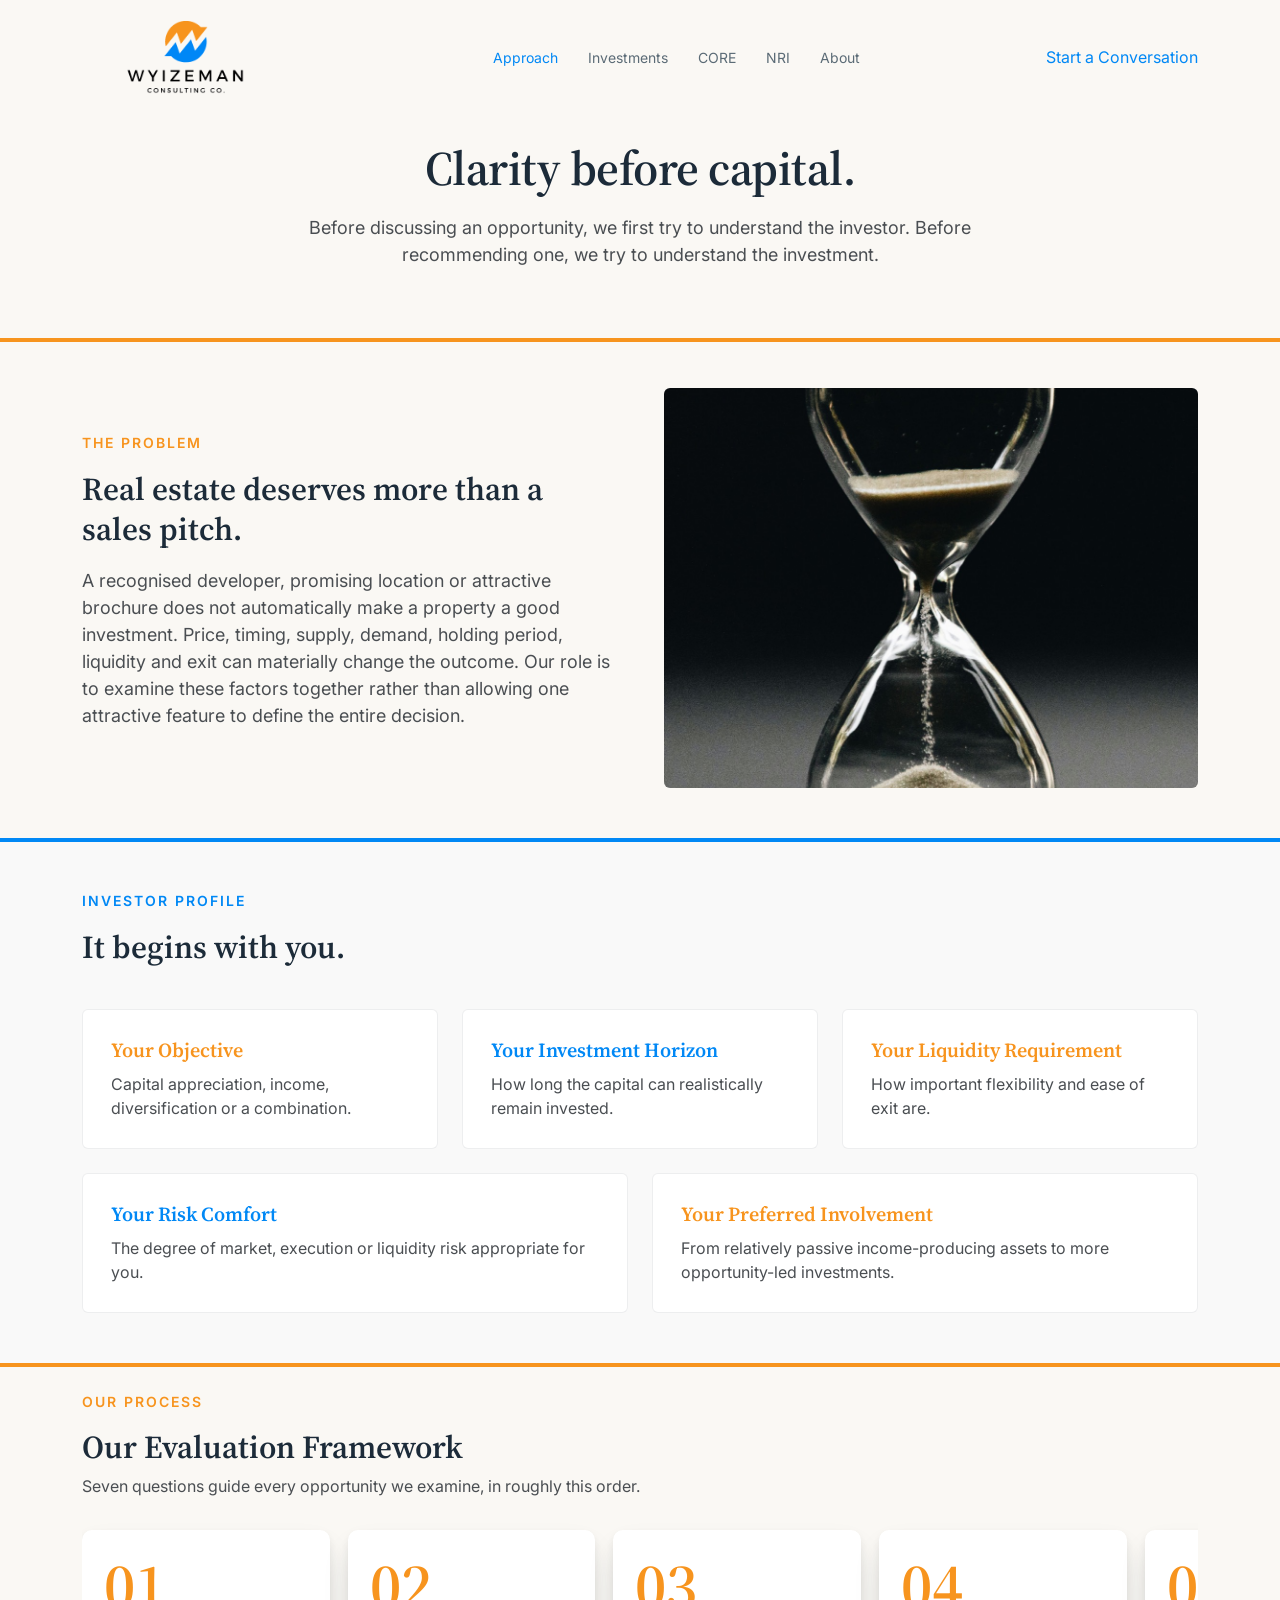
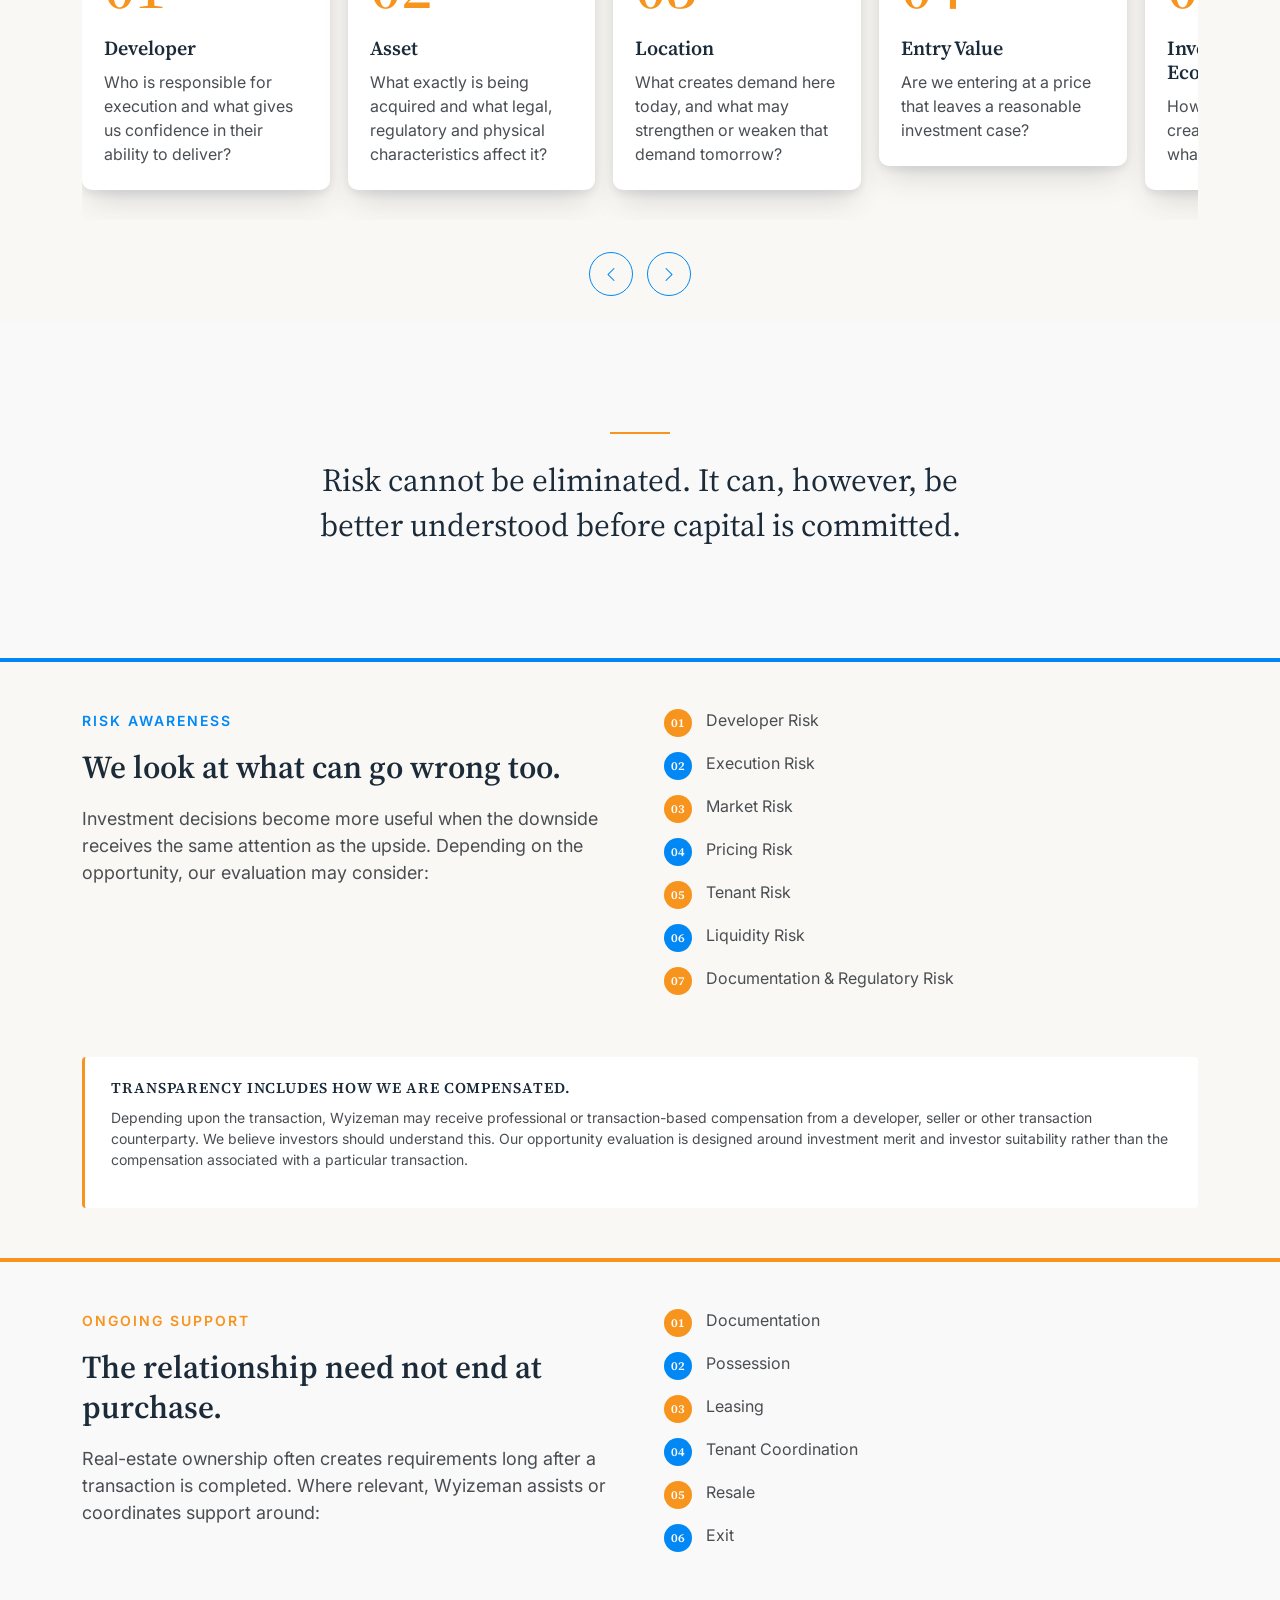
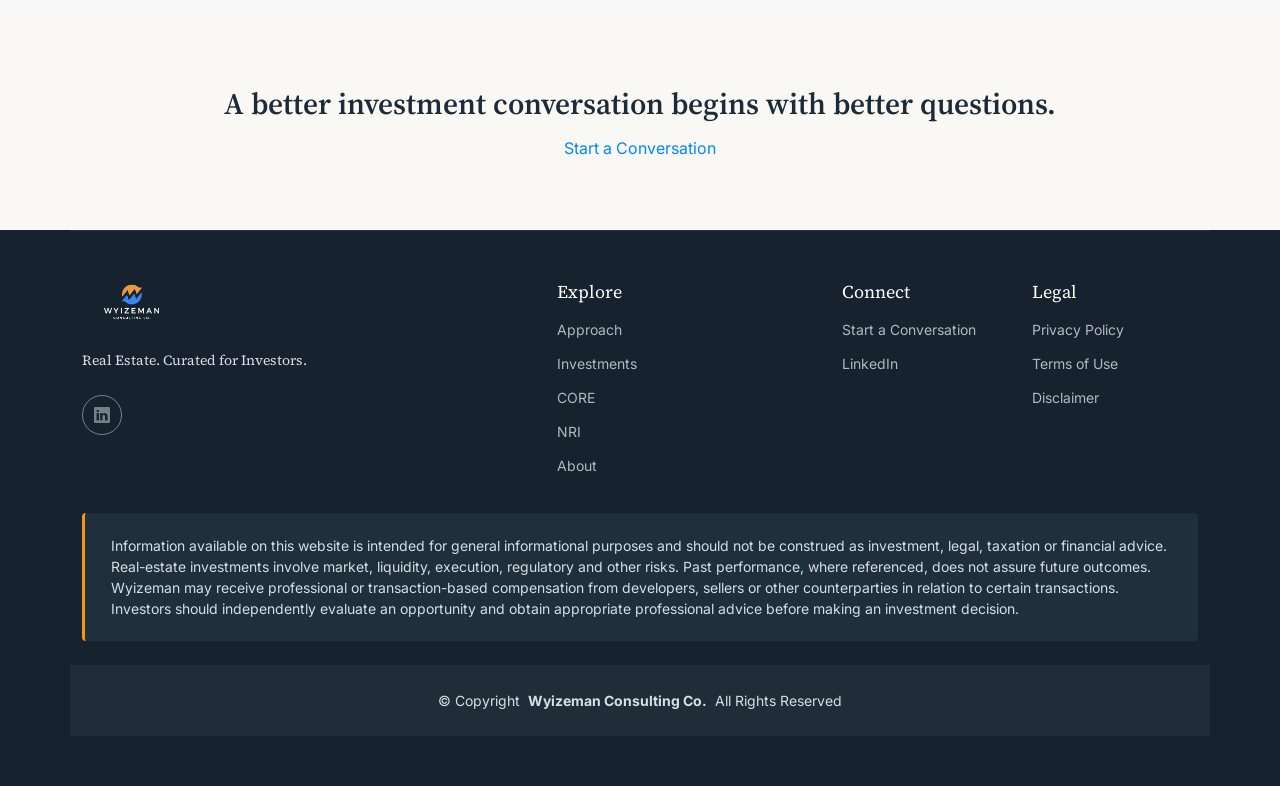
<file: wyizeman-site/approach.html>
<!DOCTYPE html>
<html lang="en">

<head>
  <meta charset="utf-8">
  <meta content="width=device-width, initial-scale=1.0" name="viewport">
  <title>Approach | Wyizeman Consulting Co.</title>
  <meta name="description" content="Before discussing an opportunity, we first try to understand the investor. Before recommending one, we try to understand the investment.">
  <link href="https://www.wyizeman.com/approach.html" rel="canonical">

  <meta property="og:type" content="website">
  <meta property="og:title" content="Approach | Wyizeman Consulting Co.">
  <meta property="og:description" content="Before discussing an opportunity, we first try to understand the investor. Before recommending one, we try to understand the investment.">
  <meta property="og:url" content="https://www.wyizeman.com/approach.html">
  <meta property="og:image" content="https://www.wyizeman.com/assets/img/og-image.png">
  <meta property="og:site_name" content="Wyizeman Consulting Co.">
  <meta name="twitter:card" content="summary_large_image">
  <meta name="twitter:title" content="Approach | Wyizeman Consulting Co.">
  <meta name="twitter:description" content="Before discussing an opportunity, we first try to understand the investor. Before recommending one, we try to understand the investment.">
  <meta name="twitter:image" content="https://www.wyizeman.com/assets/img/og-image.png">

  <link href="assets/img/favicon_files/favicon.ico?v=2" rel="icon">
  <link href="assets/img/favicon_files/favicon-32x32.png?v=2" rel="icon" type="image/png" sizes="32x32">
  <link href="assets/img/favicon_files/favicon-16x16.png?v=2" rel="icon" type="image/png" sizes="16x16">
  <link href="assets/img/favicon_files/apple-touch-icon.png?v=2" rel="apple-touch-icon">
  <link href="assets/img/favicon_files/site.webmanifest?v=2" rel="manifest">

  <link href="https://fonts.googleapis.com" rel="preconnect">
  <link href="https://fonts.gstatic.com" rel="preconnect" crossorigin>
  <link href="https://fonts.googleapis.com/css2?family=Source+Serif+4:opsz,wght@8..60,400;8..60,500;8..60,600;8..60,700&family=Inter:wght@400;500;600;700&display=swap" rel="stylesheet">

  <link href="assets/vendor/bootstrap/css/bootstrap.min.css" rel="stylesheet">
  <link href="assets/vendor/bootstrap-icons/bootstrap-icons.css" rel="stylesheet">
  <link href="assets/vendor/aos/aos.css" rel="stylesheet">
  <link href="assets/vendor/glightbox/css/glightbox.min.css" rel="stylesheet">
  <link href="assets/vendor/swiper/swiper-bundle.min.css" rel="stylesheet">

  <link href="assets/css/main.css" rel="stylesheet">
  <link href="assets/css/custom.css" rel="stylesheet">
</head>

<body class="inner-page">

  <header id="header" class="header d-flex align-items-center fixed-top">
    <div class="container-fluid container-xl position-relative d-flex align-items-center justify-content-between">
      <a href="index.html" class="logo d-flex align-items-center">
        <img src="assets/img/logo/Wyizeman_New_transparent.png" alt="Wyizeman Consulting Co." class="wz-header-logo">
      </a>
      <nav id="navmenu" class="navmenu">
        <ul>
          <li><a href="approach.html" class="active">Approach</a></li>
          <li><a href="investments.html">Investments</a></li>
          <li><a href="core.html">CORE</a></li>
          <li><a href="nri.html">NRI</a></li>
          <!-- <li><a href="insights.html">Insights</a></li> -->
          <li><a href="about.html">About</a></li>
        </ul>
        <i class="mobile-nav-toggle d-xl-none bi bi-list"></i>
      </nav>
      <a class="btn-primary d-none d-md-inline-flex" href="contact.html">Start a Conversation</a>
    </div>
  </header>

  <main class="main">

    <section class="page-hero">
      <div class="container" data-aos="fade-up">
        <h1>Clarity before capital.</h1>
        <p>Before discussing an opportunity, we first try to understand the investor. Before recommending one, we try to understand the investment.</p>
      </div>
    </section>

    <section class="wz-section wz-accent-orange">
      <div class="container">
        <div class="row g-5 align-items-center">
          <div class="col-lg-6" data-aos="fade-up">
            <span class="wz-eyebrow">The Problem</span>
            <h2>Real estate deserves more than a sales pitch.</h2>
            <p class="lead-text">A recognised developer, promising location or attractive brochure does not automatically make a property a good investment. Price, timing, supply, demand, holding period, liquidity and exit can materially change the outcome. Our role is to examine these factors together rather than allowing one attractive feature to define the entire decision.</p>
          </div>
          <div class="col-lg-6" data-aos="zoom-in" data-aos-delay="100">
            <div class="wz-photo"><img src="assets/img/bundle/new/Approach.jpeg" alt="An hourglass, representing time and clarity" loading="lazy"></div>
          </div>
        </div>
      </div>
    </section>

    <section class="wz-section light-background wz-accent-blue">
      <div class="container">
        <span class="wz-eyebrow wz-eyebrow-blue" data-aos="fade-up">Investor Profile</span>
        <h2 data-aos="fade-up">It begins with you.</h2>
        <div class="row g-4 mt-2">
          <div class="col-lg-4 col-md-6" data-aos="flip-up" data-aos-delay="100">
            <div class="wz-card"><h3>Your Objective</h3><p>Capital appreciation, income, diversification or a combination.</p></div>
          </div>
          <div class="col-lg-4 col-md-6" data-aos="flip-up" data-aos-delay="150">
            <div class="wz-card"><h3>Your Investment Horizon</h3><p>How long the capital can realistically remain invested.</p></div>
          </div>
          <div class="col-lg-4 col-md-6" data-aos="flip-up" data-aos-delay="200">
            <div class="wz-card"><h3>Your Liquidity Requirement</h3><p>How important flexibility and ease of exit are.</p></div>
          </div>
          <div class="col-lg-6" data-aos="flip-up" data-aos-delay="250">
            <div class="wz-card"><h3>Your Risk Comfort</h3><p>The degree of market, execution or liquidity risk appropriate for you.</p></div>
          </div>
          <div class="col-lg-6" data-aos="flip-up" data-aos-delay="300">
            <div class="wz-card"><h3>Your Preferred Involvement</h3><p>From relatively passive income-producing assets to more opportunity-led investments.</p></div>
          </div>
        </div>
      </div>
    </section>

    <section class="wz-section-tight wz-accent-orange">
      <div class="container" data-aos="fade-up">
        <span class="wz-eyebrow">Our Process</span>
        <h2>Our Evaluation Framework</h2>
        <p class="lead-text mb-4">Seven questions guide every opportunity we examine, in roughly this order.</p>

        <div class="wz-criteria-slider swiper init-swiper" data-aos="zoom-in" data-aos-delay="100">
          <script type="application/json" class="swiper-config">
            {
              "slidesPerView": 1.15,
              "loop": true,
              "autoplay": {
                "delay": 2800,
                "pauseOnMouseEnter": true,
                "disableOnInteraction": false
              },
              "spaceBetween": 0,
              "navigation": {
                "nextEl": ".wz-criteria-next",
                "prevEl": ".wz-criteria-prev"
              },
              "breakpoints": {
                "576": { "slidesPerView": 1.8 },
                "768": { "slidesPerView": 2.4 },
                "992": { "slidesPerView": 3.2 },
                "1200": { "slidesPerView": 4.2 }
              }
            }
          </script>
          <div class="swiper-wrapper">
            <div class="swiper-slide"><div class="wz-criteria-slide"><div class="num">01</div><h4>Developer</h4><p>Who is responsible for execution and what gives us confidence in their ability to deliver?</p></div></div>
            <div class="swiper-slide"><div class="wz-criteria-slide"><div class="num">02</div><h4>Asset</h4><p>What exactly is being acquired and what legal, regulatory and physical characteristics affect it?</p></div></div>
            <div class="swiper-slide"><div class="wz-criteria-slide"><div class="num">03</div><h4>Location</h4><p>What creates demand here today, and what may strengthen or weaken that demand tomorrow?</p></div></div>
            <div class="swiper-slide"><div class="wz-criteria-slide"><div class="num">04</div><h4>Entry Value</h4><p>Are we entering at a price that leaves a reasonable investment case?</p></div></div>
            <div class="swiper-slide"><div class="wz-criteria-slide"><div class="num">05</div><h4>Investment Economics</h4><p>How can the investment create value, and over what period?</p></div></div>
            <div class="swiper-slide"><div class="wz-criteria-slide"><div class="num">06</div><h4>Risk</h4><p>What could prevent the expected outcome from materialising?</p></div></div>
            <div class="swiper-slide"><div class="wz-criteria-slide"><div class="num">07</div><h4>Exit</h4><p>Who is likely to buy this asset from the investor in the future, and why?</p></div></div>
          </div>
        </div>
        <div class="wz-criteria-nav">
          <div class="swiper-button-prev wz-criteria-prev"></div>
          <div class="swiper-button-next wz-criteria-next"></div>
        </div>
      </div>
    </section>

    <!-- Pull Quote -->
    <section class="wz-pullquote-section light-background">
      <div class="container" data-aos="fade-up">
        <blockquote class="wz-pullquote">
          <div class="rule"></div>
          <p>Risk cannot be eliminated. It can, however, be better understood before capital is committed.</p>
        </blockquote>
      </div>
    </section><!-- /Pull Quote -->

    <section class="wz-section wz-accent-blue">
      <div class="container">
        <div class="row g-5 align-items-start">
          <div class="col-lg-6" data-aos="fade-up">
            <span class="wz-eyebrow wz-eyebrow-blue">Risk Awareness</span>
            <h2>We look at what can go wrong too.</h2>
            <p class="lead-text">Investment decisions become more useful when the downside receives the same attention as the upside. Depending on the opportunity, our evaluation may consider:</p>
          </div>
          <div class="col-lg-6">
            <ul class="wz-point-list">
              <li data-aos="fade-up" data-aos-delay="50"><span class="pt">01</span>Developer Risk</li>
              <li data-aos="fade-up" data-aos-delay="100"><span class="pt">02</span>Execution Risk</li>
              <li data-aos="fade-up" data-aos-delay="150"><span class="pt">03</span>Market Risk</li>
              <li data-aos="fade-up" data-aos-delay="200"><span class="pt">04</span>Pricing Risk</li>
              <li data-aos="fade-up" data-aos-delay="250"><span class="pt">05</span>Tenant Risk</li>
              <li data-aos="fade-up" data-aos-delay="300"><span class="pt">06</span>Liquidity Risk</li>
              <li data-aos="fade-up" data-aos-delay="350"><span class="pt">07</span>Documentation & Regulatory Risk</li>
            </ul>
          </div>
        </div>

        <div class="wz-disclaimer mt-5" data-aos="fade-up">
          <h4>Transparency includes how we are compensated.</h4>
          <p>Depending upon the transaction, Wyizeman may receive professional or transaction-based compensation from a developer, seller or other transaction counterparty. We believe investors should understand this. Our opportunity evaluation is designed around investment merit and investor suitability rather than the compensation associated with a particular transaction.</p>
        </div>
      </div>
    </section>

    <section class="wz-section light-background wz-accent-orange">
      <div class="container">
        <div class="row g-5 align-items-start">
          <div class="col-lg-6" data-aos="fade-up">
            <span class="wz-eyebrow">Ongoing Support</span>
            <h2>The relationship need not end at purchase.</h2>
            <p class="lead-text">Real-estate ownership often creates requirements long after a transaction is completed. Where relevant, Wyizeman assists or coordinates support around:</p>
          </div>
          <div class="col-lg-6">
            <ul class="wz-point-list">
              <li data-aos="fade-up" data-aos-delay="50"><span class="pt">01</span>Documentation</li>
              <li data-aos="fade-up" data-aos-delay="100"><span class="pt">02</span>Possession</li>
              <li data-aos="fade-up" data-aos-delay="150"><span class="pt">03</span>Leasing</li>
              <li data-aos="fade-up" data-aos-delay="200"><span class="pt">04</span>Tenant Coordination</li>
              <li data-aos="fade-up" data-aos-delay="250"><span class="pt">05</span>Resale</li>
              <li data-aos="fade-up" data-aos-delay="300"><span class="pt">06</span>Exit</li>
            </ul>
          </div>
        </div>
      </div>
    </section>

    <section class="wz-final-cta">
      <div class="container" data-aos="fade-up">
        <h2>A better investment conversation begins with better questions.</h2>
        <a href="contact.html" class="btn-primary">Start a Conversation</a>
      </div>
    </section>

  </main>

  <footer id="footer" class="footer dark-background">
    <div class="container footer-top">
      <div class="row gy-4">
        <div class="col-lg-5 col-md-12 footer-about">
          <a href="index.html" class="logo d-flex align-items-center">
            <img src="assets/img/logo/wyizeman-lockup-inverse-transparent.png" alt="Wyizeman Consulting Co.">
          </a>
          <p>Real Estate. Curated for Investors.</p>
          <div class="social-links d-flex mt-4">
            <a href="https://www.linkedin.com/company/wyizemanconsultingco/" aria-label="LinkedIn" target="_blank" rel="noopener"><i class="bi bi-linkedin"></i></a>
          </div>
        </div>
        <div class="col-lg-3 col-6 footer-links">
          <h4>Explore</h4>
          <ul>
            <li><a href="approach.html">Approach</a></li>
            <li><a href="investments.html">Investments</a></li>
            <li><a href="core.html">CORE</a></li>
            <li><a href="nri.html">NRI</a></li>
            <!-- <li><a href="insights.html">Insights</a></li> -->
            <li><a href="about.html">About</a></li>
          </ul>
        </div>
        <div class="col-lg-2 col-6 footer-links">
          <h4>Connect</h4>
          <ul>
            <li><a href="contact.html">Start a Conversation</a></li>
            <li><a href="https://www.linkedin.com/company/wyizemanconsultingco/" target="_blank" rel="noopener">LinkedIn</a></li>
          </ul>
        </div>
        <div class="col-lg-2 col-12 footer-links">
          <h4>Legal</h4>
          <ul>
            <li><a href="privacy.html">Privacy Policy</a></li>
            <li><a href="terms.html">Terms of Use</a></li>
            <li><a href="legal.html#disclaimer">Disclaimer</a></li>          </ul>
        </div>
      </div>
    </div>
    <div class="container">
      <div class="wz-disclaimer">
        <p class="mb-0">Information available on this website is intended for general informational purposes and should not be construed as investment, legal, taxation or financial advice. Real-estate investments involve market, liquidity, execution, regulatory and other risks. Past performance, where referenced, does not assure future outcomes. Wyizeman may receive professional or transaction-based compensation from developers, sellers or other counterparties in relation to certain transactions. Investors should independently evaluate an opportunity and obtain appropriate professional advice before making an investment decision.</p>
      </div>
    </div>
    <div class="container copyright text-center mt-4">
      <p>© <span>Copyright</span> <strong class="px-1 sitename">Wyizeman Consulting Co.</strong> <span>All Rights Reserved</span></p>
    </div>
  </footer>

  <a href="#" id="scroll-top" class="scroll-top d-flex align-items-center justify-content-center"><i class="bi bi-arrow-up-short"></i></a>
  <div id="preloader"></div>

  <script src="assets/vendor/bootstrap/js/bootstrap.bundle.min.js"></script>
  <script src="assets/vendor/php-email-form/validate.js"></script>
  <script src="assets/vendor/aos/aos.js"></script>
  <script src="assets/vendor/glightbox/js/glightbox.min.js"></script>
  <script src="assets/vendor/purecounter/purecounter_vanilla.js"></script>
  <script src="assets/vendor/imagesloaded/imagesloaded.pkgd.min.js"></script>
  <script src="assets/vendor/isotope-layout/isotope.pkgd.min.js"></script>
  <script src="assets/vendor/swiper/swiper-bundle.min.js"></script>
  <script src="assets/js/main.js"></script>

</body>

</html>
</file>
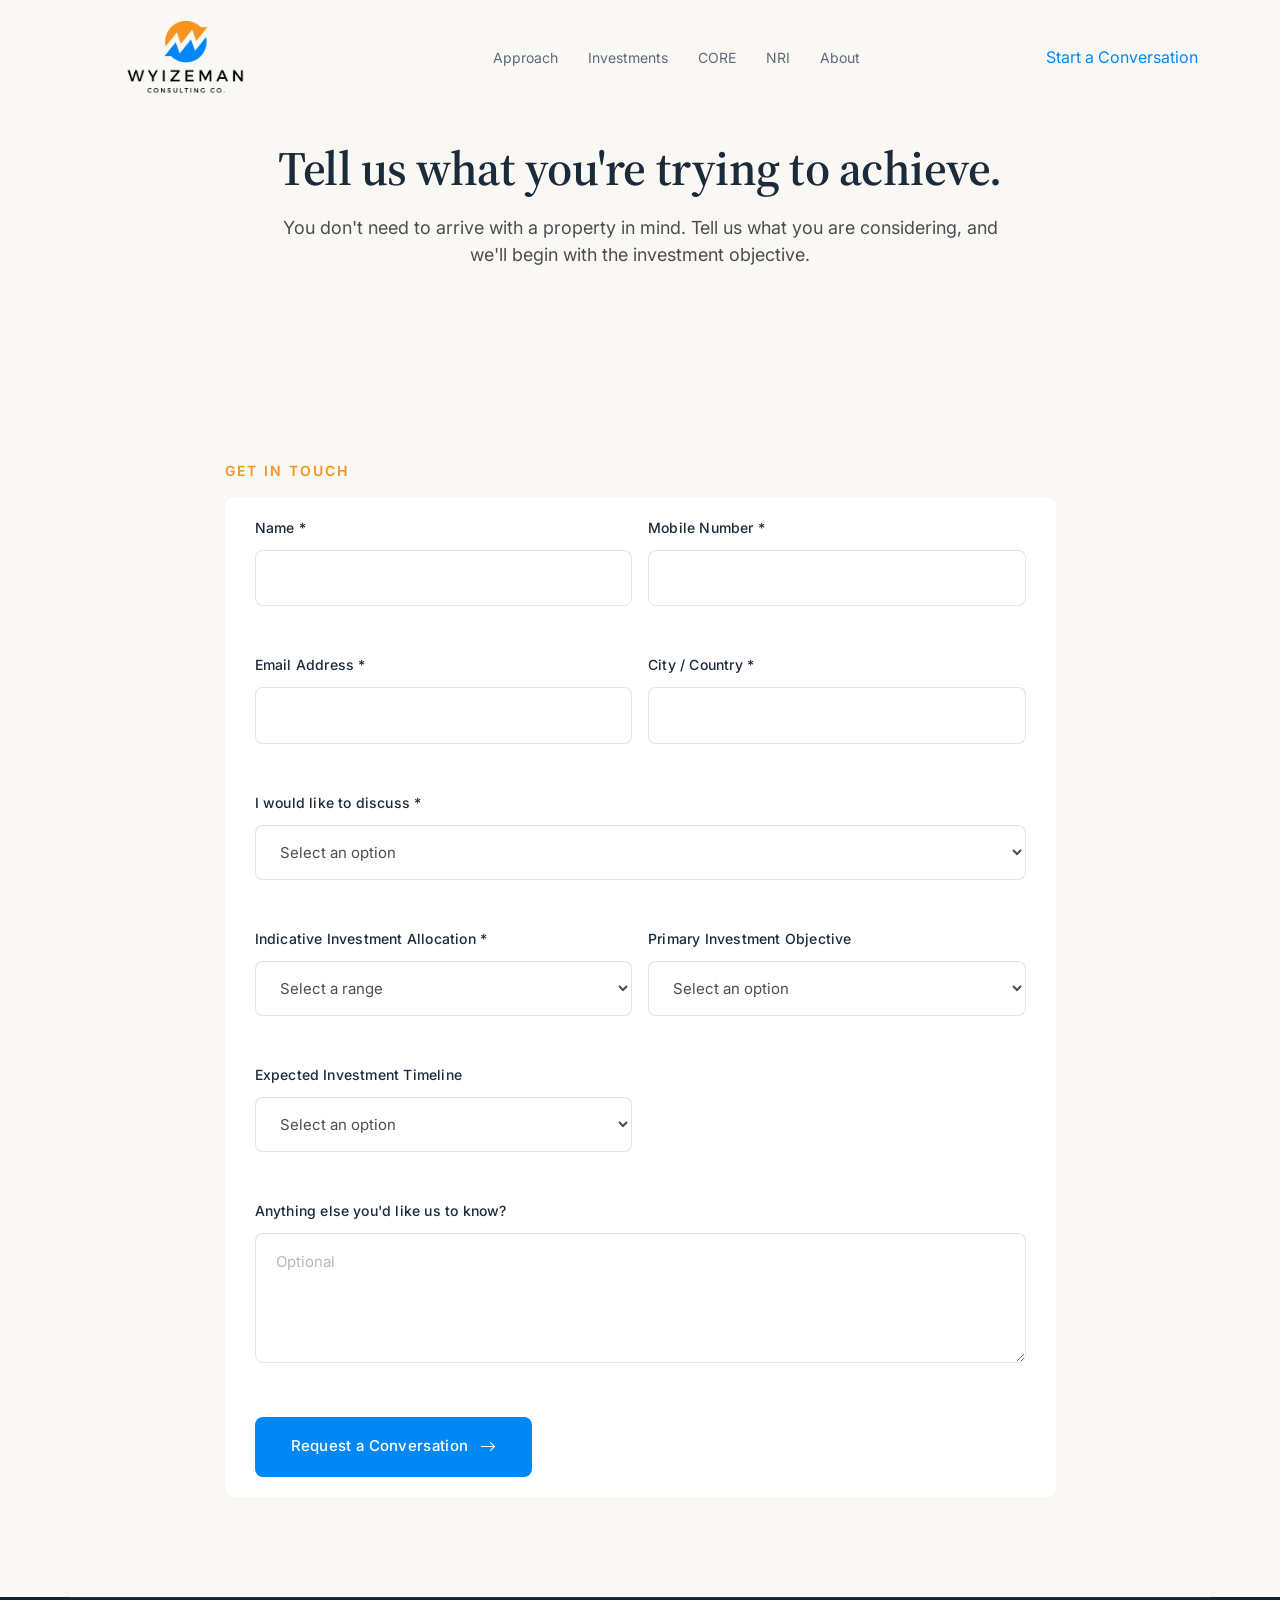
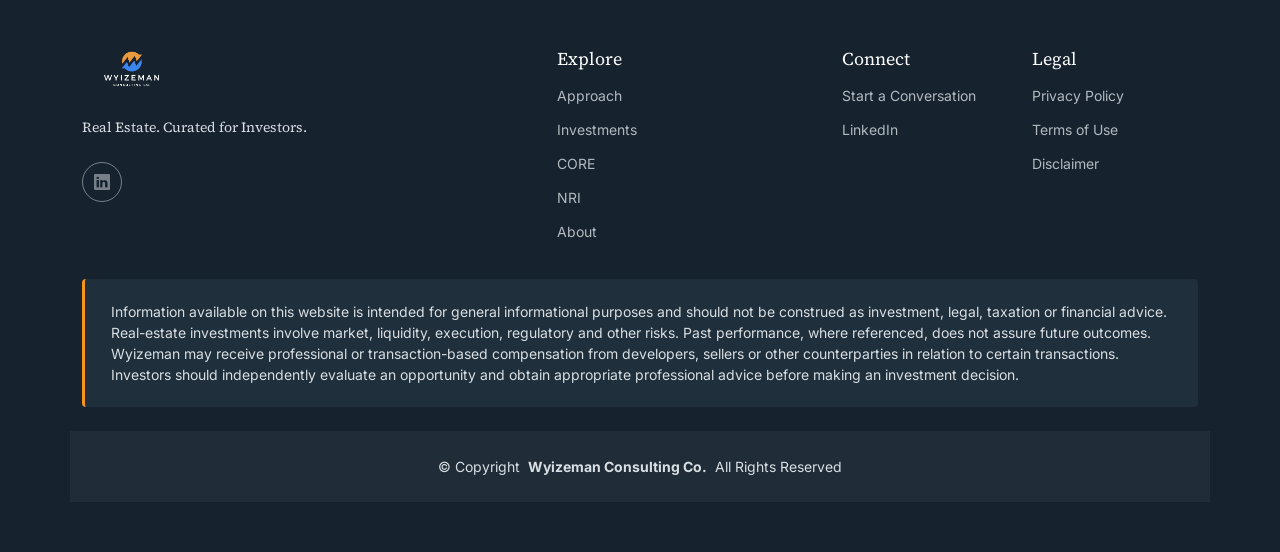
<file: wyizeman-site/contact.html>
<!DOCTYPE html>
<html lang="en">

<head>
  <meta charset="utf-8">
  <meta content="width=device-width, initial-scale=1.0" name="viewport">
  <title>Start a Conversation | Wyizeman Consulting Co.</title>
  <meta name="description" content="Tell us what you're trying to achieve. You don't need to arrive with a property in mind.">
  <link href="https://www.wyizeman.com/contact.html" rel="canonical">

  <meta property="og:type" content="website">
  <meta property="og:title" content="Start a Conversation | Wyizeman Consulting Co.">
  <meta property="og:description" content="Tell us what you're trying to achieve. You don't need to arrive with a property in mind.">
  <meta property="og:url" content="https://www.wyizeman.com/contact.html">
  <meta property="og:image" content="https://www.wyizeman.com/assets/img/og-image.png">
  <meta property="og:site_name" content="Wyizeman Consulting Co.">
  <meta name="twitter:card" content="summary_large_image">
  <meta name="twitter:title" content="Start a Conversation | Wyizeman Consulting Co.">
  <meta name="twitter:description" content="Tell us what you're trying to achieve. You don't need to arrive with a property in mind.">
  <meta name="twitter:image" content="https://www.wyizeman.com/assets/img/og-image.png">

  <link href="assets/img/favicon_files/favicon.ico?v=2" rel="icon">
  <link href="assets/img/favicon_files/favicon-32x32.png?v=2" rel="icon" type="image/png" sizes="32x32">
  <link href="assets/img/favicon_files/favicon-16x16.png?v=2" rel="icon" type="image/png" sizes="16x16">
  <link href="assets/img/favicon_files/apple-touch-icon.png?v=2" rel="apple-touch-icon">
  <link href="assets/img/favicon_files/site.webmanifest?v=2" rel="manifest">

  <link href="https://fonts.googleapis.com" rel="preconnect">
  <link href="https://fonts.gstatic.com" rel="preconnect" crossorigin>
  <link href="https://fonts.googleapis.com/css2?family=Source+Serif+4:opsz,wght@8..60,400;8..60,500;8..60,600;8..60,700&family=Inter:wght@400;500;600;700&display=swap" rel="stylesheet">

  <link href="assets/vendor/bootstrap/css/bootstrap.min.css" rel="stylesheet">
  <link href="assets/vendor/bootstrap-icons/bootstrap-icons.css" rel="stylesheet">
  <link href="assets/vendor/aos/aos.css" rel="stylesheet">
  <link href="assets/vendor/glightbox/css/glightbox.min.css" rel="stylesheet">
  <link href="assets/vendor/swiper/swiper-bundle.min.css" rel="stylesheet">

  <link href="assets/css/main.css" rel="stylesheet">
  <link href="assets/css/custom.css" rel="stylesheet">
</head>

<body>

  <header id="header" class="header d-flex align-items-center fixed-top">
    <div class="container-fluid container-xl position-relative d-flex align-items-center justify-content-between">
      <a href="index.html" class="logo d-flex align-items-center">
        <img src="assets/img/logo/Wyizeman_New_transparent.png" alt="Wyizeman Consulting Co." class="wz-header-logo">
      </a>
      <nav id="navmenu" class="navmenu">
        <ul>
          <li><a href="approach.html">Approach</a></li>
          <li><a href="investments.html">Investments</a></li>
          <li><a href="core.html">CORE</a></li>
          <li><a href="nri.html">NRI</a></li>
          <!-- <li><a href="insights.html">Insights</a></li> -->
          <li><a href="about.html">About</a></li>
        </ul>
        <i class="mobile-nav-toggle d-xl-none bi bi-list"></i>
      </nav>
      <a class="btn-primary d-none d-md-inline-flex" href="contact.html">Start a Conversation</a>
    </div>
  </header>

  <main class="main">

    <section class="page-hero">
      <div class="container" data-aos="fade-up">
        <h1>Tell us what you're trying to achieve.</h1>
        <p>You don't need to arrive with a property in mind. Tell us what you are considering, and we'll begin with the investment objective.</p>
      </div>
    </section>

    <section id="contact" class="contact section">
      <div class="container" data-aos="fade-up">
        <div class="row justify-content-center">
          <div class="col-lg-9">
            <span class="wz-eyebrow">Get In Touch</span>
            <div class="form-wrapper" data-aos="zoom-in" data-aos-delay="100">

              <form action="https://formspree.io/f/mqpaldgr" method="post" class="php-email-form" id="contactForm">
                <input type="hidden" name="_subject" value="New enquiry — Start a Conversation (Wyizeman)">
                <input type="text" name="_gotcha" style="display:none" tabindex="-1" autocomplete="off">

                <div class="row g-3">
                  <div class="col-md-6">
                    <div class="form-group">
                      <label>Name *</label>
                      <input type="text" name="name" required>
                    </div>
                  </div>
                  <div class="col-md-6">
                    <div class="form-group">
                      <label>Mobile Number *</label>
                      <input type="tel" name="phone" required>
                    </div>
                  </div>
                  <div class="col-md-6">
                    <div class="form-group">
                      <label>Email Address *</label>
                      <input type="email" name="email" required>
                    </div>
                  </div>
                  <div class="col-md-6">
                    <div class="form-group">
                      <label>City / Country *</label>
                      <input type="text" name="location" required>
                    </div>
                  </div>

                  <div class="col-12">
                    <div class="form-group">
                      <label>I would like to discuss *</label>
                      <select name="topic" required>
                        <option value="" selected disabled>Select an option</option>
                        <option>Premium Plotted Developments</option>
                        <option>Pre-Leased Commercial Real Estate</option>
                        <option>CORE Opportunities</option>
                        <option>NRI Real Estate Investment</option>
                        <option>Existing Property / Exit Assistance</option>
                        <option>Developer / Land Opportunity</option>
                        <option>General Discussion</option>
                      </select>
                    </div>
                  </div>

                  <div class="col-md-6">
                    <div class="form-group">
                      <label>Indicative Investment Allocation *</label>
                      <select name="allocation" required>
                        <option value="" selected disabled>Select a range</option>
                        <option>Below ₹1 Crore</option>
                        <option>₹1–2 Crore</option>
                        <option>₹2–3 Crore</option>
                        <option>₹3–5 Crore</option>
                        <option>Above ₹5 Crore</option>
                      </select>
                    </div>
                  </div>

                  <div class="col-md-6">
                    <div class="form-group">
                      <label>Primary Investment Objective</label>
                      <select name="objective">
                        <option value="" selected disabled>Select an option</option>
                        <option>Capital Appreciation</option>
                        <option>Rental Income</option>
                        <option>Portfolio Diversification</option>
                        <option>Private Real Estate Opportunities</option>
                        <option>Exploring Options</option>
                      </select>
                    </div>
                  </div>

                  <div class="col-md-6">
                    <div class="form-group">
                      <label>Expected Investment Timeline</label>
                      <select name="timeline">
                        <option value="" selected disabled>Select an option</option>
                        <option>Immediately</option>
                        <option>Within 3 Months</option>
                        <option>3–6 Months</option>
                        <option>Just Exploring</option>
                      </select>
                    </div>
                  </div>

                  <div class="col-12">
                    <div class="form-group">
                      <label for="contactMessage">Anything else you'd like us to know?</label>
                      <textarea name="message" id="contactMessage" rows="4" placeholder="Optional"></textarea>
                    </div>
                  </div>
                </div>

                <div class="my-3">
                  <div class="loading">Loading</div>
                  <div class="error-message"></div>
                  <div class="sent-message">Thank you. A member of the Wyizeman team will review your enquiry and connect with you to understand your requirements.</div>
                </div>

                <button type="submit" class="submit-btn">
                  <span>Request a Conversation</span>
                  <i class="bi bi-arrow-right"></i>
                </button>

              </form>

            </div>
          </div>
        </div>
      </div>
    </section>

  </main>

  <footer id="footer" class="footer dark-background">
    <div class="container footer-top">
      <div class="row gy-4">
        <div class="col-lg-5 col-md-12 footer-about">
          <a href="index.html" class="logo d-flex align-items-center">
            <img src="assets/img/logo/wyizeman-lockup-inverse-transparent.png" alt="Wyizeman Consulting Co.">
          </a>
          <p>Real Estate. Curated for Investors.</p>
          <div class="social-links d-flex mt-4">
            <a href="https://www.linkedin.com/company/wyizemanconsultingco/" aria-label="LinkedIn" target="_blank" rel="noopener"><i class="bi bi-linkedin"></i></a>
          </div>
        </div>
        <div class="col-lg-3 col-6 footer-links">
          <h4>Explore</h4>
          <ul>
            <li><a href="approach.html">Approach</a></li>
            <li><a href="investments.html">Investments</a></li>
            <li><a href="core.html">CORE</a></li>
            <li><a href="nri.html">NRI</a></li>
            <!-- <li><a href="insights.html">Insights</a></li> -->
            <li><a href="about.html">About</a></li>
          </ul>
        </div>
        <div class="col-lg-2 col-6 footer-links">
          <h4>Connect</h4>
          <ul>
            <li><a href="contact.html">Start a Conversation</a></li>
            <li><a href="https://www.linkedin.com/company/wyizemanconsultingco/" target="_blank" rel="noopener">LinkedIn</a></li>
          </ul>
        </div>
        <div class="col-lg-2 col-12 footer-links">
          <h4>Legal</h4>
          <ul>
            <li><a href="privacy.html">Privacy Policy</a></li>
            <li><a href="terms.html">Terms of Use</a></li>
            <li><a href="legal.html#disclaimer">Disclaimer</a></li>          </ul>
        </div>
      </div>
    </div>
    <div class="container">
      <div class="wz-disclaimer">
        <p class="mb-0">Information available on this website is intended for general informational purposes and should not be construed as investment, legal, taxation or financial advice. Real-estate investments involve market, liquidity, execution, regulatory and other risks. Past performance, where referenced, does not assure future outcomes. Wyizeman may receive professional or transaction-based compensation from developers, sellers or other counterparties in relation to certain transactions. Investors should independently evaluate an opportunity and obtain appropriate professional advice before making an investment decision.</p>
      </div>
    </div>
    <div class="container copyright text-center mt-4">
      <p>© <span>Copyright</span> <strong class="px-1 sitename">Wyizeman Consulting Co.</strong> <span>All Rights Reserved</span></p>
    </div>
  </footer>

  <a href="#" id="scroll-top" class="scroll-top d-flex align-items-center justify-content-center"><i class="bi bi-arrow-up-short"></i></a>
  <div id="preloader"></div>

  <script src="assets/vendor/bootstrap/js/bootstrap.bundle.min.js"></script>
  <script src="assets/vendor/aos/aos.js"></script>
  <script src="assets/vendor/glightbox/js/glightbox.min.js"></script>
  <script src="assets/vendor/purecounter/purecounter_vanilla.js"></script>
  <script src="assets/vendor/imagesloaded/imagesloaded.pkgd.min.js"></script>
  <script src="assets/vendor/isotope-layout/isotope.pkgd.min.js"></script>
  <script src="assets/vendor/swiper/swiper-bundle.min.js"></script>
  <script src="assets/js/main.js"></script>

  <script>
    (function () {
      var form = document.getElementById('contactForm');
      if (!form) return;

      var loadingEl = form.querySelector('.loading');
      var errorEl = form.querySelector('.error-message');
      var sentEl = form.querySelector('.sent-message');
      var submitBtn = form.querySelector('.submit-btn');

      form.addEventListener('submit', function (event) {
        event.preventDefault();

        loadingEl.style.display = 'block';
        errorEl.style.display = 'none';
        sentEl.style.display = 'none';
        submitBtn.disabled = true;

        fetch(form.action, {
          method: 'POST',
          body: new FormData(form),
          headers: { Accept: 'application/json' }
        })
          .then(function (response) {
            if (response.ok) {
              loadingEl.style.display = 'none';
              sentEl.style.display = 'block';
              form.reset();
            } else {
              return response.json().then(function (data) {
                var message = (data && data.errors)
              ? data.errors.map(function (e) { return e.message; }).join(', ')
              : 'Something went wrong while sending your message. Please try again.';
                throw new Error(message);
              });
            }
          })
          .catch(function (error) {
            loadingEl.style.display = 'none';
            errorEl.textContent = error.message || 'Something went wrong while sending your message. Please try again.';
            errorEl.style.display = 'block';
          })
          .finally(function () {
            submitBtn.disabled = false;
          });
      });
    })();
  </script>

</body>

</html>
</file>
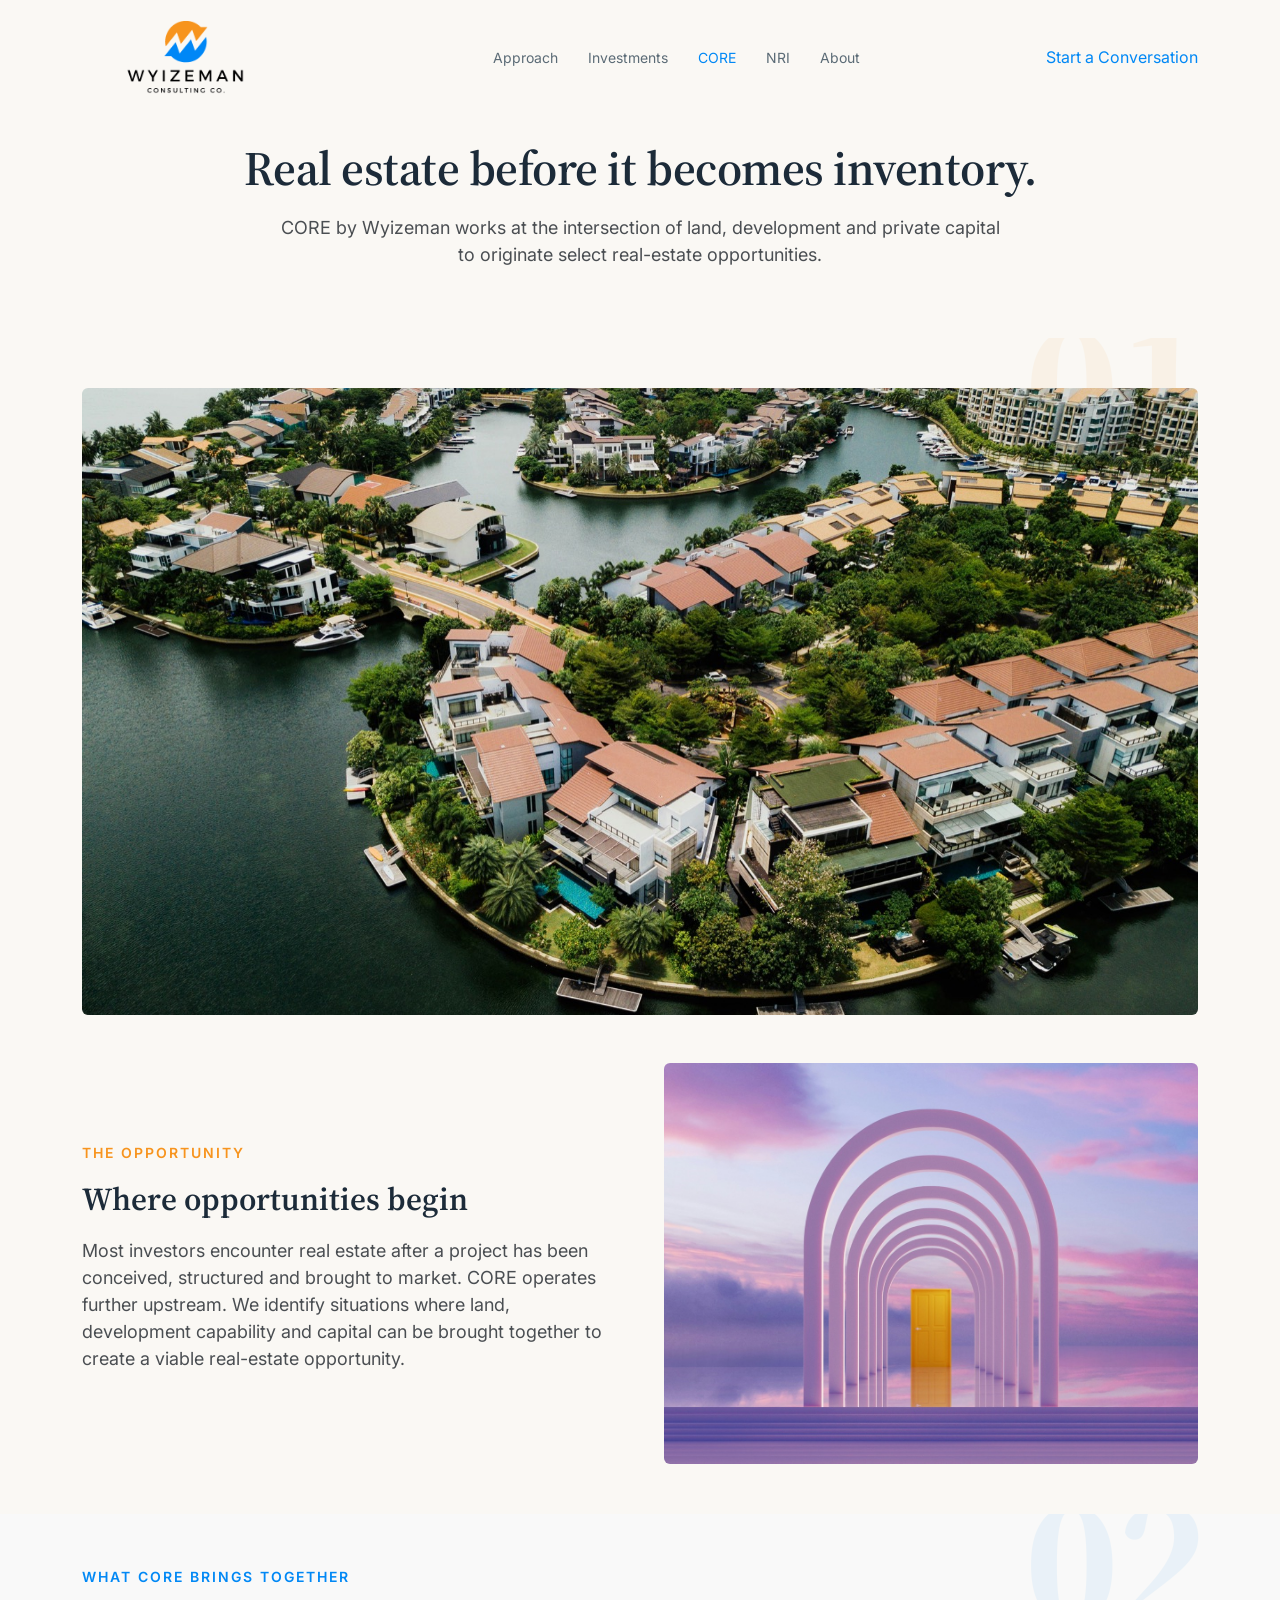
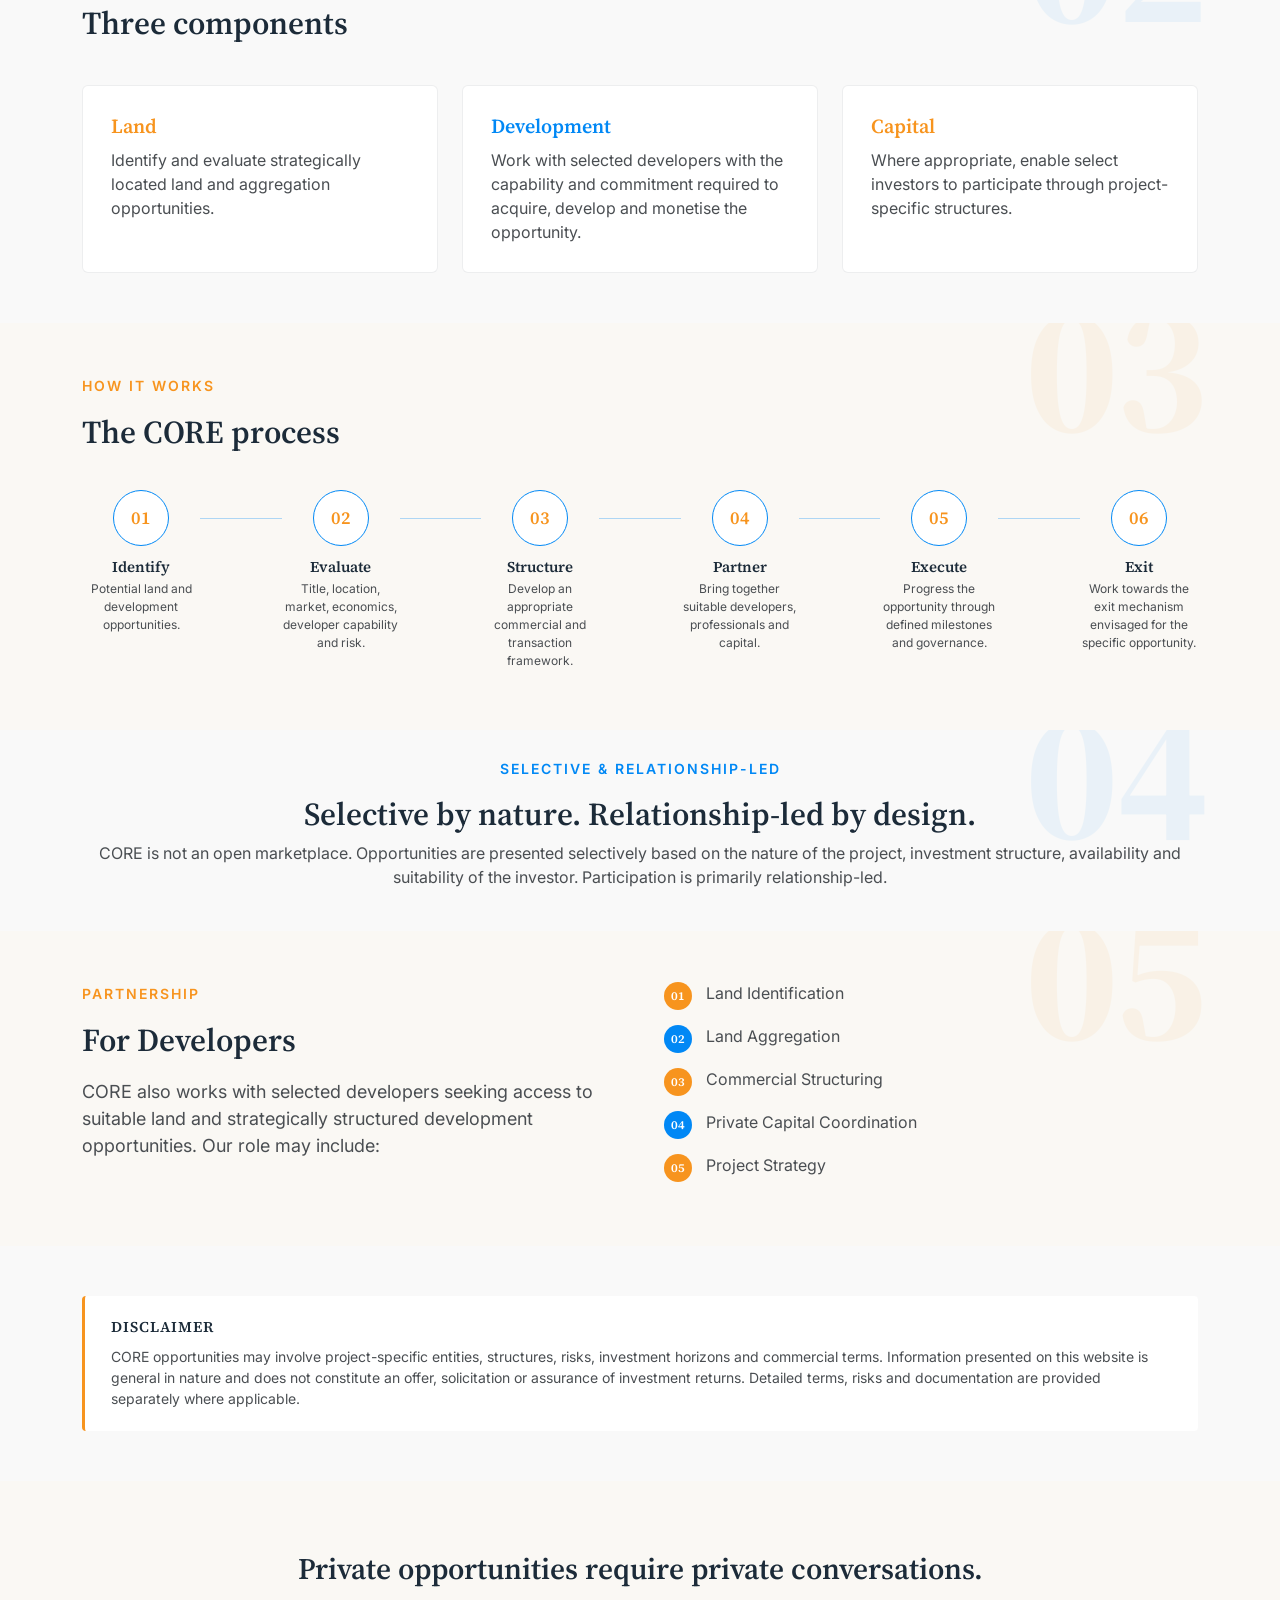
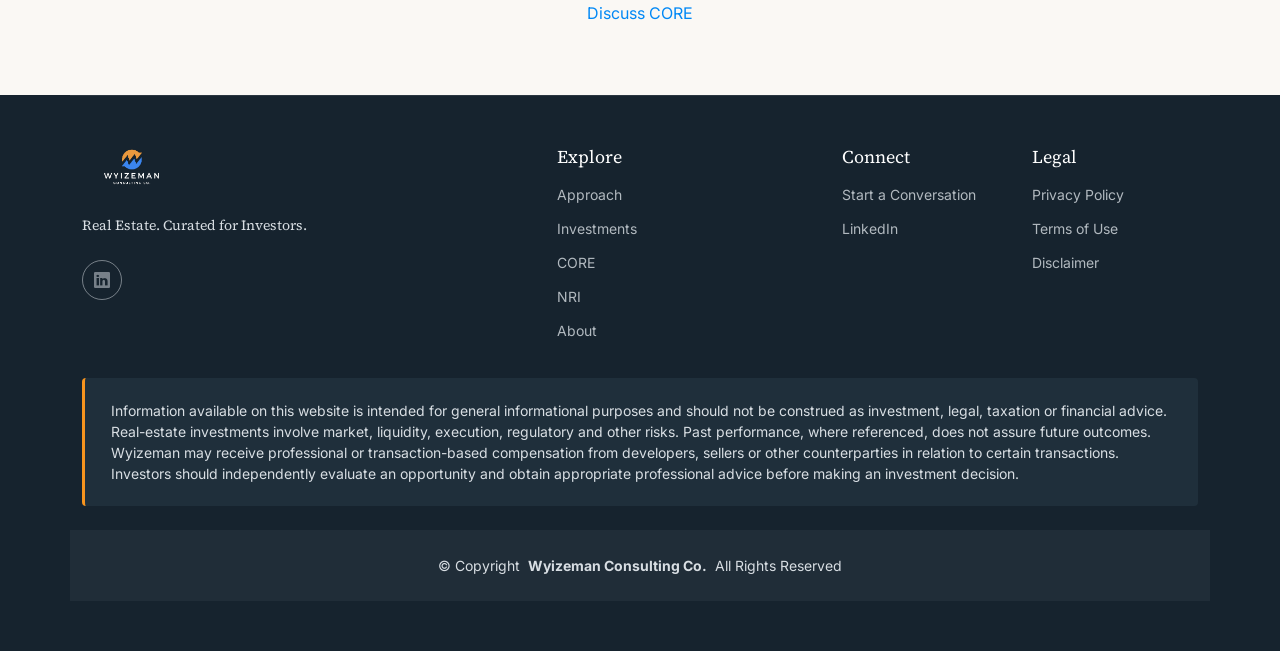
<file: wyizeman-site/core.html>
<!DOCTYPE html>
<html lang="en">

<head>
  <meta charset="utf-8">
  <meta content="width=device-width, initial-scale=1.0" name="viewport">
  <title>CORE | Wyizeman Consulting Co.</title>
  <meta name="description" content="CORE by Wyizeman works at the intersection of land, development and private capital to originate select real-estate opportunities.">
  <link href="https://www.wyizeman.com/core.html" rel="canonical">

  <meta property="og:type" content="website">
  <meta property="og:title" content="CORE | Wyizeman Consulting Co.">
  <meta property="og:description" content="CORE by Wyizeman works at the intersection of land, development and private capital to originate select real-estate opportunities.">
  <meta property="og:url" content="https://www.wyizeman.com/core.html">
  <meta property="og:image" content="https://www.wyizeman.com/assets/img/og-image.png">
  <meta property="og:site_name" content="Wyizeman Consulting Co.">
  <meta name="twitter:card" content="summary_large_image">
  <meta name="twitter:title" content="CORE | Wyizeman Consulting Co.">
  <meta name="twitter:description" content="CORE by Wyizeman works at the intersection of land, development and private capital to originate select real-estate opportunities.">
  <meta name="twitter:image" content="https://www.wyizeman.com/assets/img/og-image.png">

  <link href="assets/img/favicon_files/favicon.ico?v=2" rel="icon">
  <link href="assets/img/favicon_files/favicon-32x32.png?v=2" rel="icon" type="image/png" sizes="32x32">
  <link href="assets/img/favicon_files/favicon-16x16.png?v=2" rel="icon" type="image/png" sizes="16x16">
  <link href="assets/img/favicon_files/apple-touch-icon.png?v=2" rel="apple-touch-icon">
  <link href="assets/img/favicon_files/site.webmanifest?v=2" rel="manifest">

  <link href="https://fonts.googleapis.com" rel="preconnect">
  <link href="https://fonts.gstatic.com" rel="preconnect" crossorigin>
  <link href="https://fonts.googleapis.com/css2?family=Source+Serif+4:opsz,wght@8..60,400;8..60,500;8..60,600;8..60,700&family=Inter:wght@400;500;600;700&display=swap" rel="stylesheet">

  <link href="assets/vendor/bootstrap/css/bootstrap.min.css" rel="stylesheet">
  <link href="assets/vendor/bootstrap-icons/bootstrap-icons.css" rel="stylesheet">
  <link href="assets/vendor/aos/aos.css" rel="stylesheet">
  <link href="assets/vendor/glightbox/css/glightbox.min.css" rel="stylesheet">
  <link href="assets/vendor/swiper/swiper-bundle.min.css" rel="stylesheet">

  <link href="assets/css/main.css" rel="stylesheet">
  <link href="assets/css/custom.css" rel="stylesheet">
</head>

<body class="inner-page">

  <header id="header" class="header d-flex align-items-center fixed-top">
    <div class="container-fluid container-xl position-relative d-flex align-items-center justify-content-between">
      <a href="index.html" class="logo d-flex align-items-center">
        <img src="assets/img/logo/Wyizeman_New_transparent.png" alt="Wyizeman Consulting Co." class="wz-header-logo">
      </a>
      <nav id="navmenu" class="navmenu">
        <ul>
          <li><a href="approach.html">Approach</a></li>
          <li><a href="investments.html">Investments</a></li>
          <li><a href="core.html" class="active">CORE</a></li>
          <li><a href="nri.html">NRI</a></li>
          <!-- <li><a href="insights.html">Insights</a></li> -->
          <li><a href="about.html">About</a></li>
        </ul>
        <i class="mobile-nav-toggle d-xl-none bi bi-list"></i>
      </nav>
      <a class="btn-primary d-none d-md-inline-flex" href="contact.html">Start a Conversation</a>
    </div>
  </header>

  <main class="main">

    <section class="page-hero">
      <div class="container" data-aos="fade-up">
        <h1>Real estate before it becomes inventory.</h1>
        <p>CORE by Wyizeman works at the intersection of land, development and private capital to originate select real-estate opportunities.</p>
      </div>
    </section>

    <section class="wz-section wz-numbered-section">
      <span class="wz-bg-numeral" style="color: var(--wz-orange);">01</span>
      <div class="container">
        <div class="wz-photo wz-photo-tall mb-5" data-aos="zoom-in"><img src="assets/img/bundle/new/Core_Top_Banner.jpeg" alt="Premium waterfront real estate development" loading="lazy"></div>
        <div class="row g-5 align-items-center">
          <div class="col-lg-6" data-aos="fade-up">
            <span class="wz-eyebrow">The Opportunity</span>
            <h2>Where opportunities begin</h2>
            <p class="lead-text">Most investors encounter real estate after a project has been conceived, structured and brought to market. CORE operates further upstream. We identify situations where land, development capability and capital can be brought together to create a viable real-estate opportunity.</p>
          </div>
          <div class="col-lg-6" data-aos="zoom-in" data-aos-delay="100">
            <div class="wz-photo"><img src="assets/img/bundle/new/Core_Opportunity.jpeg" alt="A door opening onto an opportunity" loading="lazy"></div>
          </div>
        </div>
      </div>
    </section>

    <section class="wz-section light-background wz-numbered-section">
      <span class="wz-bg-numeral" style="color: var(--accent-color);">02</span>
      <div class="container">
        <span class="wz-eyebrow wz-eyebrow-blue" data-aos="fade-up">What CORE Brings Together</span>
        <h2 data-aos="fade-up">Three components</h2>
        <div class="row g-4 mt-2">
          <div class="col-lg-4" data-aos="flip-up" data-aos-delay="100">
            <div class="wz-card"><h3>Land</h3><p>Identify and evaluate strategically located land and aggregation opportunities.</p></div>
          </div>
          <div class="col-lg-4" data-aos="flip-up" data-aos-delay="200">
            <div class="wz-card"><h3>Development</h3><p>Work with selected developers with the capability and commitment required to acquire, develop and monetise the opportunity.</p></div>
          </div>
          <div class="col-lg-4" data-aos="flip-up" data-aos-delay="300">
            <div class="wz-card"><h3>Capital</h3><p>Where appropriate, enable select investors to participate through project-specific structures.</p></div>
          </div>
        </div>
      </div>
    </section>

    <section class="wz-section wz-numbered-section">
      <span class="wz-bg-numeral" style="color: var(--wz-orange);">03</span>
      <div class="container">
        <span class="wz-eyebrow" data-aos="fade-up">How It Works</span>
        <h2 data-aos="fade-up">The CORE process</h2>

        <!-- Process chain — desktop (lg+ only; narrower widths use the card list to avoid overflow) -->
        <div class="wz-process-chain d-none d-lg-flex" data-aos="zoom-in" data-aos-delay="100">
          <div class="chain-step"><div class="chain-node">01</div><h4>Identify</h4><p>Potential land and development opportunities.</p></div>
          <div class="chain-line"></div>
          <div class="chain-step"><div class="chain-node">02</div><h4>Evaluate</h4><p>Title, location, market, economics, developer capability and risk.</p></div>
          <div class="chain-line"></div>
          <div class="chain-step"><div class="chain-node">03</div><h4>Structure</h4><p>Develop an appropriate commercial and transaction framework.</p></div>
          <div class="chain-line"></div>
          <div class="chain-step"><div class="chain-node">04</div><h4>Partner</h4><p>Bring together suitable developers, professionals and capital.</p></div>
          <div class="chain-line"></div>
          <div class="chain-step"><div class="chain-node">05</div><h4>Execute</h4><p>Progress the opportunity through defined milestones and governance.</p></div>
          <div class="chain-line"></div>
          <div class="chain-step"><div class="chain-node">06</div><h4>Exit</h4><p>Work towards the exit mechanism envisaged for the specific opportunity.</p></div>
        </div>

        <!-- Process list — fallback below lg -->
        <div class="row g-4 mt-2 d-lg-none">
          <div class="col-md-6" data-aos="flip-up" data-aos-delay="100"><div class="wz-card"><h4><span class="wz-number">01</span>Identify</h4><p>Potential land and development opportunities.</p></div></div>
          <div class="col-md-6" data-aos="flip-up" data-aos-delay="150"><div class="wz-card"><h4><span class="wz-number">02</span>Evaluate</h4><p>Title, location, market, economics, developer capability and risk.</p></div></div>
          <div class="col-md-6" data-aos="flip-up" data-aos-delay="200"><div class="wz-card"><h4><span class="wz-number">03</span>Structure</h4><p>Develop an appropriate commercial and transaction framework.</p></div></div>
          <div class="col-md-6" data-aos="flip-up" data-aos-delay="250"><div class="wz-card"><h4><span class="wz-number">04</span>Partner</h4><p>Bring together suitable developers, professionals and capital.</p></div></div>
          <div class="col-md-6" data-aos="flip-up" data-aos-delay="300"><div class="wz-card"><h4><span class="wz-number">05</span>Execute</h4><p>Progress the opportunity through defined milestones and governance.</p></div></div>
          <div class="col-md-6" data-aos="flip-up" data-aos-delay="350"><div class="wz-card"><h4><span class="wz-number">06</span>Exit</h4><p>Work towards the exit mechanism envisaged for the specific opportunity.</p></div></div>
        </div>
      </div>
    </section>

    <section class="wz-section-tight light-background wz-numbered-section">
      <span class="wz-bg-numeral" style="color: var(--accent-color);">04</span>
      <div class="container text-center" data-aos="fade-up">
        <span class="wz-eyebrow wz-eyebrow-blue">Selective & Relationship-Led</span>
        <h2>Selective by nature. Relationship-led by design.</h2>
        <p class="lead-text mx-auto">CORE is not an open marketplace. Opportunities are presented selectively based on the nature of the project, investment structure, availability and suitability of the investor. Participation is primarily relationship-led.</p>
      </div>
    </section>

    <section class="wz-section wz-numbered-section">
      <span class="wz-bg-numeral" style="color: var(--wz-orange);">05</span>
      <div class="container">
        <div class="row g-5 align-items-start">
          <div class="col-lg-6" data-aos="fade-up">
            <span class="wz-eyebrow">Partnership</span>
            <h2>For Developers</h2>
            <p class="lead-text">CORE also works with selected developers seeking access to suitable land and strategically structured development opportunities. Our role may include:</p>
          </div>
          <div class="col-lg-6">
            <ul class="wz-point-list">
              <li data-aos="fade-up" data-aos-delay="50"><span class="pt">01</span>Land Identification</li>
              <li data-aos="fade-up" data-aos-delay="100"><span class="pt">02</span>Land Aggregation</li>
              <li data-aos="fade-up" data-aos-delay="150"><span class="pt">03</span>Commercial Structuring</li>
              <li data-aos="fade-up" data-aos-delay="200"><span class="pt">04</span>Private Capital Coordination</li>
              <li data-aos="fade-up" data-aos-delay="250"><span class="pt">05</span>Project Strategy</li>
            </ul>
          </div>
        </div>
      </div>
    </section>

    <section class="wz-section light-background">
      <div class="container" data-aos="fade-up">
        <div class="wz-disclaimer" id="disclaimer">
          <h4>Disclaimer</h4>
          <p class="mb-0">CORE opportunities may involve project-specific entities, structures, risks, investment horizons and commercial terms. Information presented on this website is general in nature and does not constitute an offer, solicitation or assurance of investment returns. Detailed terms, risks and documentation are provided separately where applicable.</p>
        </div>
      </div>
    </section>

    <section class="wz-final-cta">
      <div class="container" data-aos="fade-up">
        <h2>Private opportunities require private conversations.</h2>
        <a href="contact.html" class="btn-primary">Discuss CORE</a>
      </div>
    </section>

  </main>

  <footer id="footer" class="footer dark-background">
    <div class="container footer-top">
      <div class="row gy-4">
        <div class="col-lg-5 col-md-12 footer-about">
          <a href="index.html" class="logo d-flex align-items-center">
            <img src="assets/img/logo/wyizeman-lockup-inverse-transparent.png" alt="Wyizeman Consulting Co.">
          </a>
          <p>Real Estate. Curated for Investors.</p>
          <div class="social-links d-flex mt-4">
            <a href="https://www.linkedin.com/company/wyizemanconsultingco/" aria-label="LinkedIn" target="_blank" rel="noopener"><i class="bi bi-linkedin"></i></a>
          </div>
        </div>
        <div class="col-lg-3 col-6 footer-links">
          <h4>Explore</h4>
          <ul>
            <li><a href="approach.html">Approach</a></li>
            <li><a href="investments.html">Investments</a></li>
            <li><a href="core.html">CORE</a></li>
            <li><a href="nri.html">NRI</a></li>
            <!-- <li><a href="insights.html">Insights</a></li> -->
            <li><a href="about.html">About</a></li>
          </ul>
        </div>
        <div class="col-lg-2 col-6 footer-links">
          <h4>Connect</h4>
          <ul>
            <li><a href="contact.html">Start a Conversation</a></li>
            <li><a href="https://www.linkedin.com/company/wyizemanconsultingco/" target="_blank" rel="noopener">LinkedIn</a></li>
          </ul>
        </div>
        <div class="col-lg-2 col-12 footer-links">
          <h4>Legal</h4>
          <ul>
            <li><a href="privacy.html">Privacy Policy</a></li>
            <li><a href="terms.html">Terms of Use</a></li>
            <li><a href="legal.html#disclaimer">Disclaimer</a></li>          </ul>
        </div>
      </div>
    </div>
    <div class="container">
      <div class="wz-disclaimer">
        <p class="mb-0">Information available on this website is intended for general informational purposes and should not be construed as investment, legal, taxation or financial advice. Real-estate investments involve market, liquidity, execution, regulatory and other risks. Past performance, where referenced, does not assure future outcomes. Wyizeman may receive professional or transaction-based compensation from developers, sellers or other counterparties in relation to certain transactions. Investors should independently evaluate an opportunity and obtain appropriate professional advice before making an investment decision.</p>
      </div>
    </div>
    <div class="container copyright text-center mt-4">
      <p>© <span>Copyright</span> <strong class="px-1 sitename">Wyizeman Consulting Co.</strong> <span>All Rights Reserved</span></p>
    </div>
  </footer>

  <a href="#" id="scroll-top" class="scroll-top d-flex align-items-center justify-content-center"><i class="bi bi-arrow-up-short"></i></a>
  <div id="preloader"></div>

  <script src="assets/vendor/bootstrap/js/bootstrap.bundle.min.js"></script>
  <script src="assets/vendor/php-email-form/validate.js"></script>
  <script src="assets/vendor/aos/aos.js"></script>
  <script src="assets/vendor/glightbox/js/glightbox.min.js"></script>
  <script src="assets/vendor/purecounter/purecounter_vanilla.js"></script>
  <script src="assets/vendor/imagesloaded/imagesloaded.pkgd.min.js"></script>
  <script src="assets/vendor/isotope-layout/isotope.pkgd.min.js"></script>
  <script src="assets/vendor/swiper/swiper-bundle.min.js"></script>
  <script src="assets/js/main.js"></script>

</body>

</html>
</file>
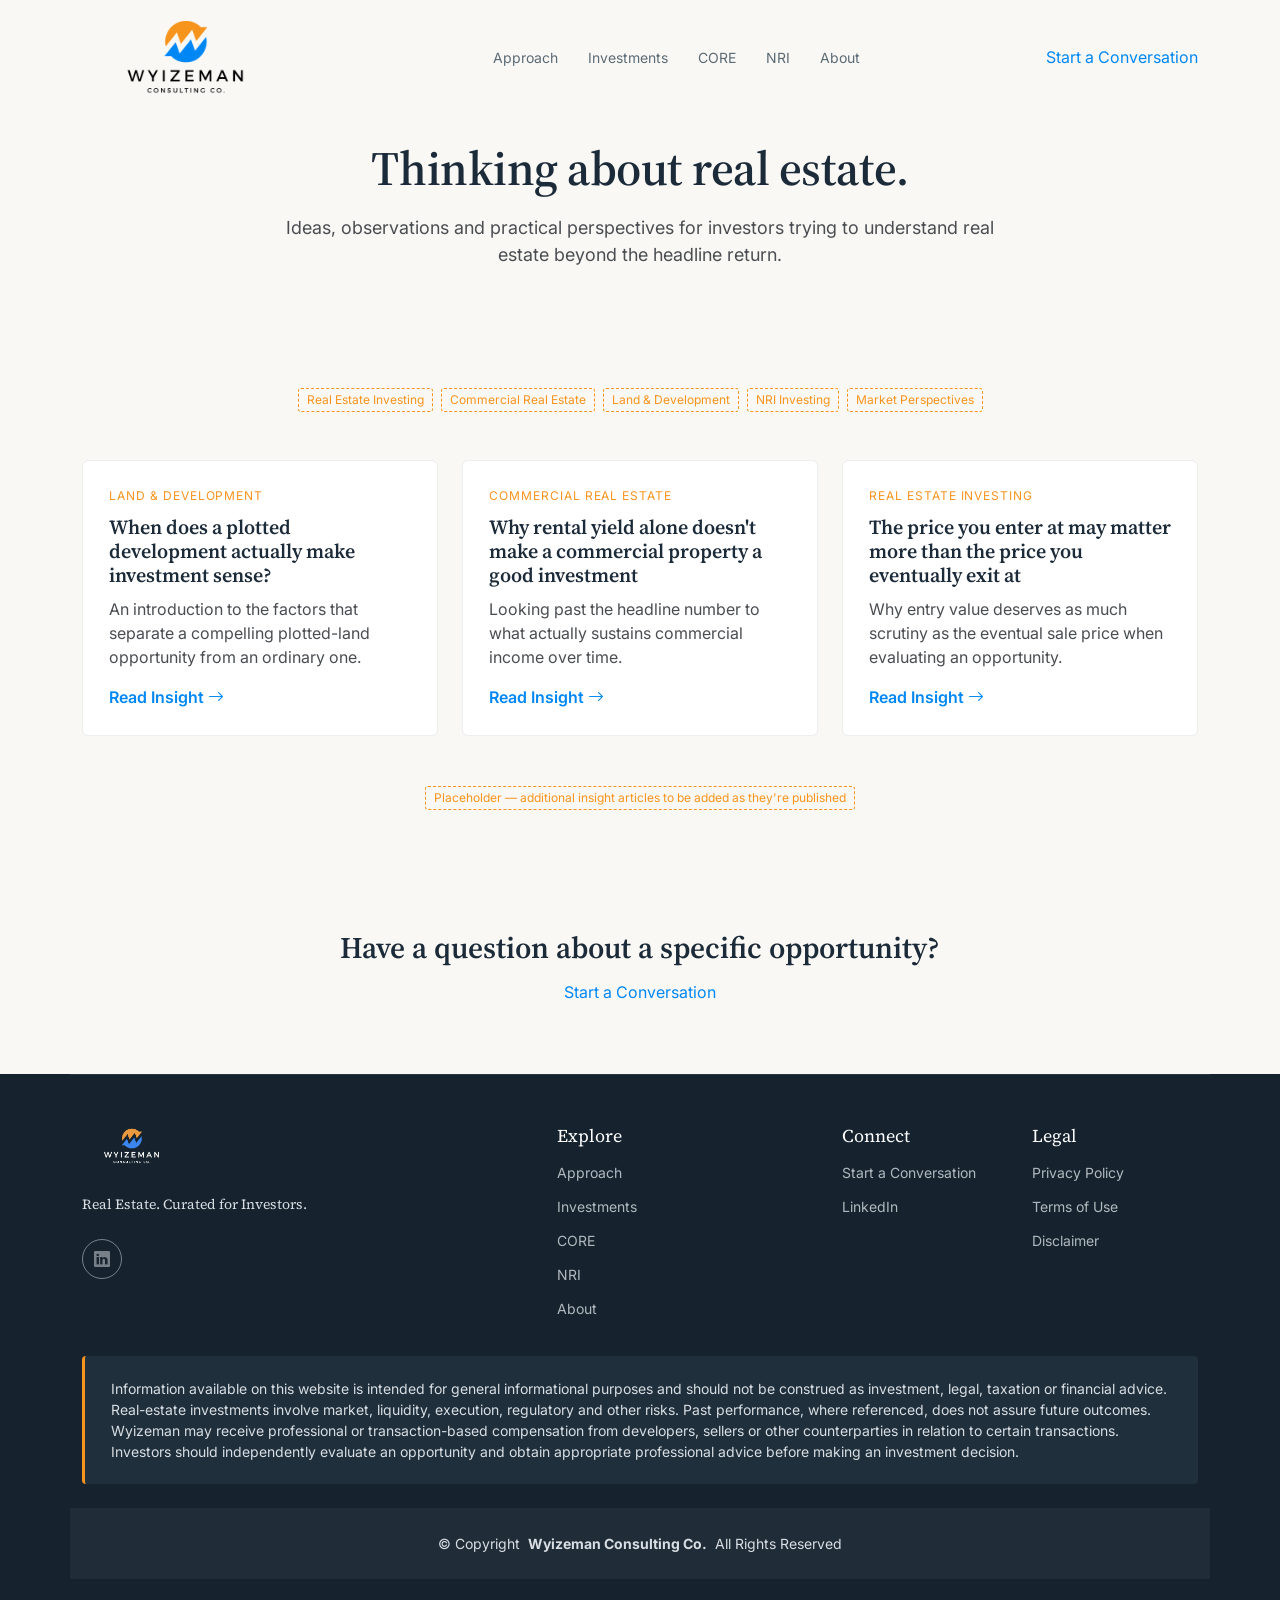
<file: wyizeman-site/insights.html>
<!DOCTYPE html>
<html lang="en">

<head>
  <meta charset="utf-8">
  <meta content="width=device-width, initial-scale=1.0" name="viewport">
  <title>Insights | Wyizeman Consulting Co.</title>
  <meta name="description" content="Ideas, observations and practical perspectives for investors trying to understand real estate beyond the headline return.">
  <link href="https://www.wyizeman.com/insights.html" rel="canonical">

  <meta property="og:type" content="website">
  <meta property="og:title" content="Insights | Wyizeman Consulting Co.">
  <meta property="og:description" content="Ideas, observations and practical perspectives for investors trying to understand real estate beyond the headline return.">
  <meta property="og:url" content="https://www.wyizeman.com/insights.html">
  <meta property="og:image" content="https://www.wyizeman.com/assets/img/og-image.png">
  <meta property="og:site_name" content="Wyizeman Consulting Co.">
  <meta name="twitter:card" content="summary_large_image">
  <meta name="twitter:title" content="Insights | Wyizeman Consulting Co.">
  <meta name="twitter:description" content="Ideas, observations and practical perspectives for investors trying to understand real estate beyond the headline return.">
  <meta name="twitter:image" content="https://www.wyizeman.com/assets/img/og-image.png">

  <link href="assets/img/favicon_files/favicon.ico?v=2" rel="icon">
  <link href="assets/img/favicon_files/favicon-32x32.png?v=2" rel="icon" type="image/png" sizes="32x32">
  <link href="assets/img/favicon_files/favicon-16x16.png?v=2" rel="icon" type="image/png" sizes="16x16">
  <link href="assets/img/favicon_files/apple-touch-icon.png?v=2" rel="apple-touch-icon">
  <link href="assets/img/favicon_files/site.webmanifest?v=2" rel="manifest">

  <link href="https://fonts.googleapis.com" rel="preconnect">
  <link href="https://fonts.gstatic.com" rel="preconnect" crossorigin>
  <link href="https://fonts.googleapis.com/css2?family=Source+Serif+4:opsz,wght@8..60,400;8..60,500;8..60,600;8..60,700&family=Inter:wght@400;500;600;700&display=swap" rel="stylesheet">

  <link href="assets/vendor/bootstrap/css/bootstrap.min.css" rel="stylesheet">
  <link href="assets/vendor/bootstrap-icons/bootstrap-icons.css" rel="stylesheet">
  <link href="assets/vendor/aos/aos.css" rel="stylesheet">
  <link href="assets/vendor/glightbox/css/glightbox.min.css" rel="stylesheet">
  <link href="assets/vendor/swiper/swiper-bundle.min.css" rel="stylesheet">

  <link href="assets/css/main.css" rel="stylesheet">
  <link href="assets/css/custom.css" rel="stylesheet">
</head>

<body>

  <header id="header" class="header d-flex align-items-center fixed-top">
    <div class="container-fluid container-xl position-relative d-flex align-items-center justify-content-between">
      <a href="index.html" class="logo d-flex align-items-center">
        <img src="assets/img/logo/Wyizeman_New_transparent.png" alt="Wyizeman Consulting Co." class="wz-header-logo">
      </a>
      <nav id="navmenu" class="navmenu">
        <ul>
          <li><a href="approach.html">Approach</a></li>
          <li><a href="investments.html">Investments</a></li>
          <li><a href="core.html">CORE</a></li>
          <li><a href="nri.html">NRI</a></li>
          <!-- <li><a href="insights.html" class="active">Insights</a></li> -->
          <li><a href="about.html">About</a></li>
        </ul>
        <i class="mobile-nav-toggle d-xl-none bi bi-list"></i>
      </nav>
      <a class="btn-primary d-none d-md-inline-flex" href="contact.html">Start a Conversation</a>
    </div>
  </header>

  <main class="main">

    <section class="page-hero">
      <div class="container" data-aos="fade-up">
        <h1>Thinking about real estate.</h1>
        <p>Ideas, observations and practical perspectives for investors trying to understand real estate beyond the headline return.</p>
      </div>
    </section>

    <section class="wz-section">
      <div class="container" data-aos="fade-up">
        <div class="d-flex flex-wrap gap-2 justify-content-center mb-5">
          <span class="wz-placeholder-note">Real Estate Investing</span>
          <span class="wz-placeholder-note">Commercial Real Estate</span>
          <span class="wz-placeholder-note">Land & Development</span>
          <span class="wz-placeholder-note">NRI Investing</span>
          <span class="wz-placeholder-note">Market Perspectives</span>
        </div>

        <div class="row g-4">
          <div class="col-lg-4 col-md-6" data-aos="fade-up" data-aos-delay="100">
            <div class="wz-article-card">
              <span class="category">Land & Development</span>
              <h3>When does a plotted development actually make investment sense?</h3>
              <p>An introduction to the factors that separate a compelling plotted-land opportunity from an ordinary one.</p>
              <a href="#" class="service-link">Read Insight <i class="bi bi-arrow-right"></i></a>
            </div>
          </div>
          <div class="col-lg-4 col-md-6" data-aos="fade-up" data-aos-delay="200">
            <div class="wz-article-card">
              <span class="category">Commercial Real Estate</span>
              <h3>Why rental yield alone doesn't make a commercial property a good investment</h3>
              <p>Looking past the headline number to what actually sustains commercial income over time.</p>
              <a href="#" class="service-link">Read Insight <i class="bi bi-arrow-right"></i></a>
            </div>
          </div>
          <div class="col-lg-4 col-md-6" data-aos="fade-up" data-aos-delay="300">
            <div class="wz-article-card">
              <span class="category">Real Estate Investing</span>
              <h3>The price you enter at may matter more than the price you eventually exit at</h3>
              <p>Why entry value deserves as much scrutiny as the eventual sale price when evaluating an opportunity.</p>
              <a href="#" class="service-link">Read Insight <i class="bi bi-arrow-right"></i></a>
            </div>
          </div>
        </div>

        <div class="text-center mt-5" data-aos="fade-up">
          <span class="wz-placeholder-note">Placeholder — additional insight articles to be added as they're published</span>
        </div>
      </div>
    </section>

    <section class="wz-final-cta">
      <div class="container" data-aos="fade-up">
        <h2>Have a question about a specific opportunity?</h2>
        <a href="contact.html" class="btn-primary">Start a Conversation</a>
      </div>
    </section>

  </main>

  <footer id="footer" class="footer dark-background">
    <div class="container footer-top">
      <div class="row gy-4">
        <div class="col-lg-5 col-md-12 footer-about">
          <a href="index.html" class="logo d-flex align-items-center">
            <img src="assets/img/logo/wyizeman-lockup-inverse-transparent.png" alt="Wyizeman Consulting Co.">
          </a>
          <p>Real Estate. Curated for Investors.</p>
          <div class="social-links d-flex mt-4">
            <a href="https://www.linkedin.com/company/wyizemanconsultingco/" aria-label="LinkedIn" target="_blank" rel="noopener"><i class="bi bi-linkedin"></i></a>
          </div>
        </div>
        <div class="col-lg-3 col-6 footer-links">
          <h4>Explore</h4>
          <ul>
            <li><a href="approach.html">Approach</a></li>
            <li><a href="investments.html">Investments</a></li>
            <li><a href="core.html">CORE</a></li>
            <li><a href="nri.html">NRI</a></li>
            <!-- <li><a href="insights.html">Insights</a></li> -->
            <li><a href="about.html">About</a></li>
          </ul>
        </div>
        <div class="col-lg-2 col-6 footer-links">
          <h4>Connect</h4>
          <ul>
            <li><a href="contact.html">Start a Conversation</a></li>
            <li><a href="https://www.linkedin.com/company/wyizemanconsultingco/" target="_blank" rel="noopener">LinkedIn</a></li>
          </ul>
        </div>
        <div class="col-lg-2 col-12 footer-links">
          <h4>Legal</h4>
          <ul>
            <li><a href="privacy.html">Privacy Policy</a></li>
            <li><a href="terms.html">Terms of Use</a></li>
            <li><a href="legal.html#disclaimer">Disclaimer</a></li>          </ul>
        </div>
      </div>
    </div>
    <div class="container">
      <div class="wz-disclaimer">
        <p class="mb-0">Information available on this website is intended for general informational purposes and should not be construed as investment, legal, taxation or financial advice. Real-estate investments involve market, liquidity, execution, regulatory and other risks. Past performance, where referenced, does not assure future outcomes. Wyizeman may receive professional or transaction-based compensation from developers, sellers or other counterparties in relation to certain transactions. Investors should independently evaluate an opportunity and obtain appropriate professional advice before making an investment decision.</p>
      </div>
    </div>
    <div class="container copyright text-center mt-4">
      <p>© <span>Copyright</span> <strong class="px-1 sitename">Wyizeman Consulting Co.</strong> <span>All Rights Reserved</span></p>
    </div>
  </footer>

  <a href="#" id="scroll-top" class="scroll-top d-flex align-items-center justify-content-center"><i class="bi bi-arrow-up-short"></i></a>
  <div id="preloader"></div>

  <script src="assets/vendor/bootstrap/js/bootstrap.bundle.min.js"></script>
  <script src="assets/vendor/php-email-form/validate.js"></script>
  <script src="assets/vendor/aos/aos.js"></script>
  <script src="assets/vendor/glightbox/js/glightbox.min.js"></script>
  <script src="assets/vendor/purecounter/purecounter_vanilla.js"></script>
  <script src="assets/vendor/imagesloaded/imagesloaded.pkgd.min.js"></script>
  <script src="assets/vendor/isotope-layout/isotope.pkgd.min.js"></script>
  <script src="assets/vendor/swiper/swiper-bundle.min.js"></script>
  <script src="assets/js/main.js"></script>

</body>

</html>
</file>
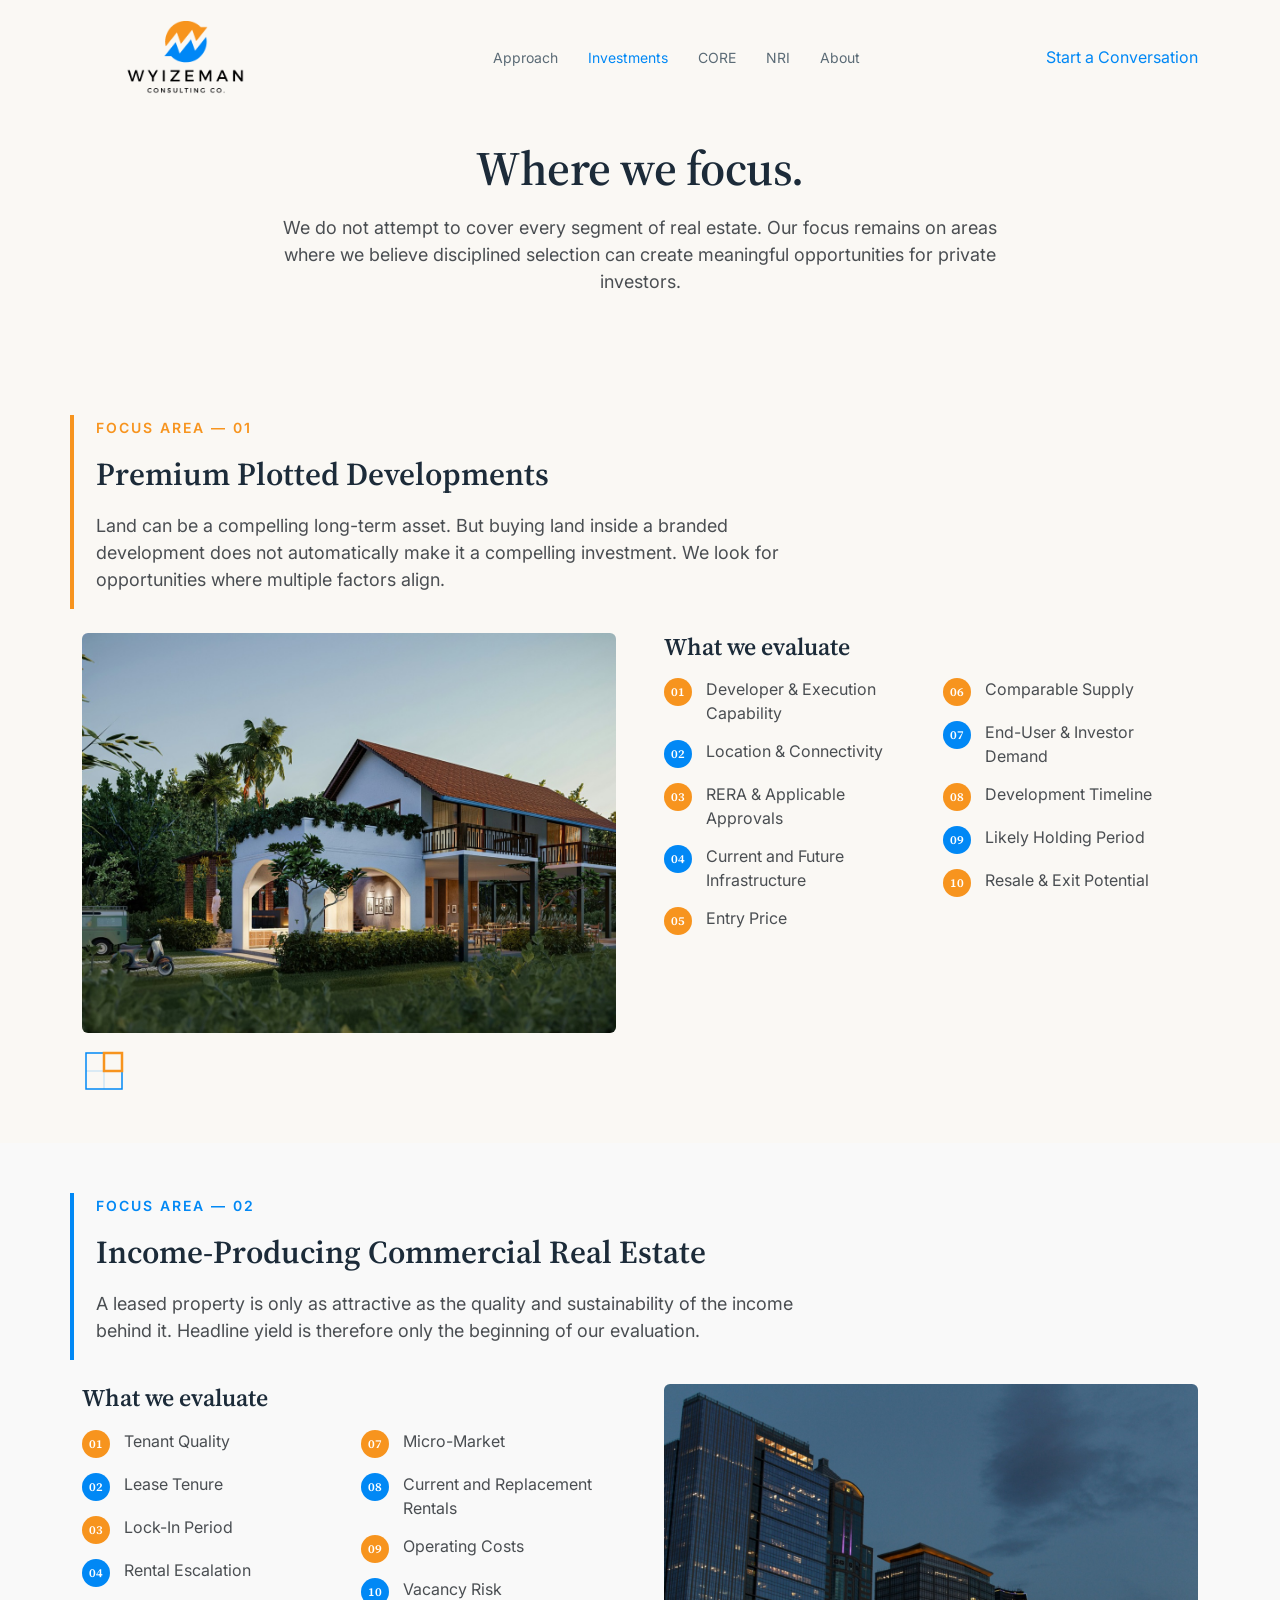
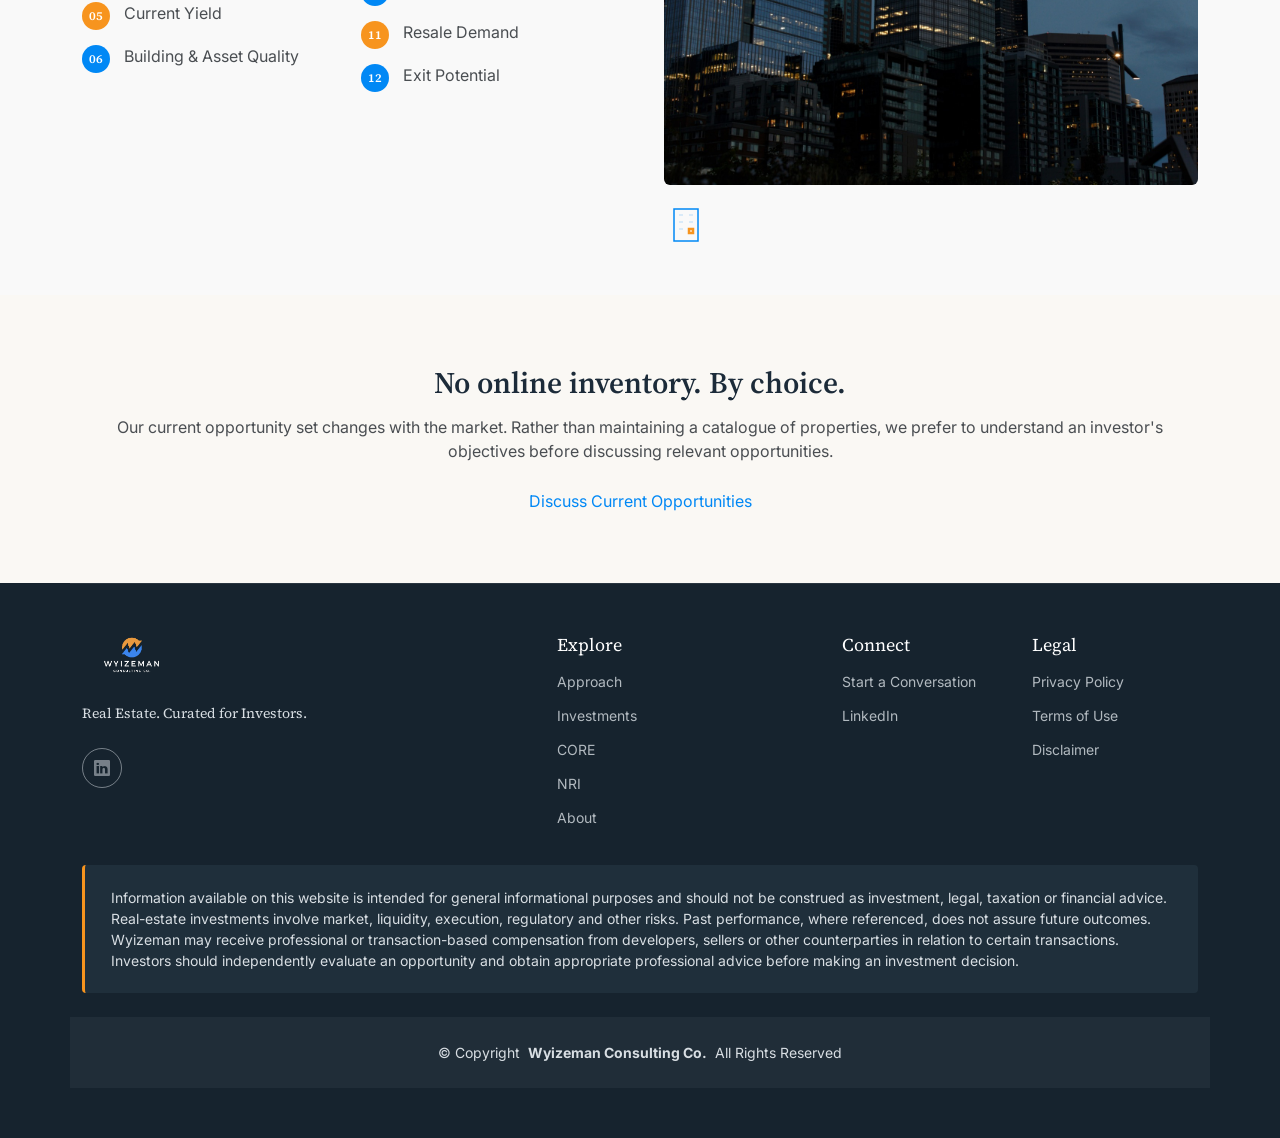
<file: wyizeman-site/investments.html>
<!DOCTYPE html>
<html lang="en">

<head>
  <meta charset="utf-8">
  <meta content="width=device-width, initial-scale=1.0" name="viewport">
  <title>Investments | Wyizeman Consulting Co.</title>
  <meta name="description" content="We do not attempt to cover every segment of real estate. Our focus remains on premium plotted developments and income-producing commercial real estate.">
  <link href="https://www.wyizeman.com/investments.html" rel="canonical">

  <meta property="og:type" content="website">
  <meta property="og:title" content="Investments | Wyizeman Consulting Co.">
  <meta property="og:description" content="We do not attempt to cover every segment of real estate. Our focus remains on premium plotted developments and income-producing commercial real estate.">
  <meta property="og:url" content="https://www.wyizeman.com/investments.html">
  <meta property="og:image" content="https://www.wyizeman.com/assets/img/og-image.png">
  <meta property="og:site_name" content="Wyizeman Consulting Co.">
  <meta name="twitter:card" content="summary_large_image">
  <meta name="twitter:title" content="Investments | Wyizeman Consulting Co.">
  <meta name="twitter:description" content="We do not attempt to cover every segment of real estate. Our focus remains on premium plotted developments and income-producing commercial real estate.">
  <meta name="twitter:image" content="https://www.wyizeman.com/assets/img/og-image.png">

  <link href="assets/img/favicon_files/favicon.ico?v=2" rel="icon">
  <link href="assets/img/favicon_files/favicon-32x32.png?v=2" rel="icon" type="image/png" sizes="32x32">
  <link href="assets/img/favicon_files/favicon-16x16.png?v=2" rel="icon" type="image/png" sizes="16x16">
  <link href="assets/img/favicon_files/apple-touch-icon.png?v=2" rel="apple-touch-icon">
  <link href="assets/img/favicon_files/site.webmanifest?v=2" rel="manifest">

  <link href="https://fonts.googleapis.com" rel="preconnect">
  <link href="https://fonts.gstatic.com" rel="preconnect" crossorigin>
  <link href="https://fonts.googleapis.com/css2?family=Source+Serif+4:opsz,wght@8..60,400;8..60,500;8..60,600;8..60,700&family=Inter:wght@400;500;600;700&display=swap" rel="stylesheet">

  <link href="assets/vendor/bootstrap/css/bootstrap.min.css" rel="stylesheet">
  <link href="assets/vendor/bootstrap-icons/bootstrap-icons.css" rel="stylesheet">
  <link href="assets/vendor/aos/aos.css" rel="stylesheet">
  <link href="assets/vendor/glightbox/css/glightbox.min.css" rel="stylesheet">
  <link href="assets/vendor/swiper/swiper-bundle.min.css" rel="stylesheet">

  <link href="assets/css/main.css" rel="stylesheet">
  <link href="assets/css/custom.css" rel="stylesheet">
</head>

<body class="inner-page">

  <header id="header" class="header d-flex align-items-center fixed-top">
    <div class="container-fluid container-xl position-relative d-flex align-items-center justify-content-between">
      <a href="index.html" class="logo d-flex align-items-center">
        <img src="assets/img/logo/Wyizeman_New_transparent.png" alt="Wyizeman Consulting Co." class="wz-header-logo">
      </a>
      <nav id="navmenu" class="navmenu">
        <ul>
          <li><a href="approach.html">Approach</a></li>
          <li><a href="investments.html" class="active">Investments</a></li>
          <li><a href="core.html">CORE</a></li>
          <li><a href="nri.html">NRI</a></li>
          <!-- <li><a href="insights.html">Insights</a></li> -->
          <li><a href="about.html">About</a></li>
        </ul>
        <i class="mobile-nav-toggle d-xl-none bi bi-list"></i>
      </nav>
      <a class="btn-primary d-none d-md-inline-flex" href="contact.html">Start a Conversation</a>
    </div>
  </header>

  <main class="main">

    <section class="page-hero">
      <div class="container" data-aos="fade-up">
        <h1>Where we focus.</h1>
        <p>We do not attempt to cover every segment of real estate. Our focus remains on areas where we believe disciplined selection can create meaningful opportunities for private investors.</p>
      </div>
    </section>

    <section class="wz-section">
      <div class="container">
        <div class="row mb-4">
          <div class="col-lg-8 wz-rule-orange" data-aos="fade-up">
            <span class="wz-eyebrow">Focus Area — 01</span>
            <h2>Premium Plotted Developments</h2>
            <p class="lead-text">Land can be a compelling long-term asset. But buying land inside a branded development does not automatically make it a compelling investment. We look for opportunities where multiple factors align.</p>
          </div>
        </div>
        <div class="row g-5">
          <div class="col-lg-6" data-aos="zoom-in">
            <div class="wz-photo mb-3"><img src="assets/img/bundle/new/Villa_Plots_Investments.jpeg" alt="Aerial view of a plotted development" loading="lazy"></div>
            <svg class="wz-icon-line wz-illustration" viewBox="0 0 44 44" role="img" aria-label="Plotted land icon">
              <rect class="stroke" x="4" y="4" width="36" height="36"/>
              <line class="stroke-faint" x1="4" y1="22" x2="40" y2="22"/>
              <line class="stroke-faint" x1="22" y1="4" x2="22" y2="40"/>
              <rect class="accent" x="22" y="4" width="18" height="18"/>
            </svg>
          </div>
          <div class="col-lg-6" data-aos="fade-up" data-aos-delay="100">
            <h4 class="mb-3">What we evaluate</h4>
            <div class="row">
              <div class="col-6">
                <ul class="wz-point-list">
                  <li data-aos="fade-up" data-aos-delay="150"><span class="pt">01</span>Developer & Execution Capability</li>
                  <li data-aos="fade-up" data-aos-delay="200"><span class="pt">02</span>Location & Connectivity</li>
                  <li data-aos="fade-up" data-aos-delay="250"><span class="pt">03</span>RERA & Applicable Approvals</li>
                  <li data-aos="fade-up" data-aos-delay="300"><span class="pt">04</span>Current and Future Infrastructure</li>
                  <li data-aos="fade-up" data-aos-delay="350"><span class="pt">05</span>Entry Price</li>
                </ul>
              </div>
              <div class="col-6">
                <ul class="wz-point-list">
                  <li data-aos="fade-up" data-aos-delay="150"><span class="pt">06</span>Comparable Supply</li>
                  <li data-aos="fade-up" data-aos-delay="200"><span class="pt">07</span>End-User & Investor Demand</li>
                  <li data-aos="fade-up" data-aos-delay="250"><span class="pt">08</span>Development Timeline</li>
                  <li data-aos="fade-up" data-aos-delay="300"><span class="pt">09</span>Likely Holding Period</li>
                  <li data-aos="fade-up" data-aos-delay="350"><span class="pt">10</span>Resale & Exit Potential</li>
                </ul>
              </div>
            </div>
          </div>
        </div>
      </div>
    </section>

    <section class="wz-section light-background">
      <div class="container">
        <div class="row mb-4">
          <div class="col-lg-8 wz-rule-blue" data-aos="fade-up">
            <span class="wz-eyebrow wz-eyebrow-blue">Focus Area — 02</span>
            <h2>Income-Producing Commercial Real Estate</h2>
            <p class="lead-text">A leased property is only as attractive as the quality and sustainability of the income behind it. Headline yield is therefore only the beginning of our evaluation.</p>
          </div>
        </div>
        <div class="row g-5">
          <div class="col-lg-6 order-lg-2" data-aos="zoom-in">
            <div class="wz-photo mb-3"><img src="assets/img/bundle/new/Commercial_Investments.jpeg" alt="Premium commercial real estate tower" loading="lazy"></div>
            <svg class="wz-icon-line wz-illustration" viewBox="0 0 44 44" role="img" aria-label="Commercial building icon">
              <rect class="stroke" x="10" y="8" width="24" height="32"/>
              <line class="stroke-faint" x1="15" y1="14" x2="19" y2="14"/>
              <line class="stroke-faint" x1="25" y1="14" x2="29" y2="14"/>
              <line class="stroke-faint" x1="15" y1="21" x2="19" y2="21"/>
              <line class="stroke-faint" x1="25" y1="21" x2="29" y2="21"/>
              <line class="stroke-faint" x1="15" y1="28" x2="19" y2="28"/>
              <rect class="accent" x="25" y="28" width="4" height="4"/>
            </svg>
          </div>
          <div class="col-lg-6 order-lg-1" data-aos="fade-up" data-aos-delay="100">
            <h4 class="mb-3">What we evaluate</h4>
            <div class="row">
              <div class="col-6">
                <ul class="wz-point-list">
                  <li data-aos="fade-up" data-aos-delay="150"><span class="pt">01</span>Tenant Quality</li>
                  <li data-aos="fade-up" data-aos-delay="200"><span class="pt">02</span>Lease Tenure</li>
                  <li data-aos="fade-up" data-aos-delay="250"><span class="pt">03</span>Lock-In Period</li>
                  <li data-aos="fade-up" data-aos-delay="300"><span class="pt">04</span>Rental Escalation</li>
                  <li data-aos="fade-up" data-aos-delay="350"><span class="pt">05</span>Current Yield</li>
                  <li data-aos="fade-up" data-aos-delay="400"><span class="pt">06</span>Building & Asset Quality</li>
                </ul>
              </div>
              <div class="col-6">
                <ul class="wz-point-list">
                  <li data-aos="fade-up" data-aos-delay="150"><span class="pt">07</span>Micro-Market</li>
                  <li data-aos="fade-up" data-aos-delay="200"><span class="pt">08</span>Current and Replacement Rentals</li>
                  <li data-aos="fade-up" data-aos-delay="250"><span class="pt">09</span>Operating Costs</li>
                  <li data-aos="fade-up" data-aos-delay="300"><span class="pt">10</span>Vacancy Risk</li>
                  <li data-aos="fade-up" data-aos-delay="350"><span class="pt">11</span>Resale Demand</li>
                  <li data-aos="fade-up" data-aos-delay="400"><span class="pt">12</span>Exit Potential</li>
                </ul>
              </div>
            </div>
          </div>
        </div>
      </div>
    </section>

    <section class="wz-final-cta">
      <div class="container" data-aos="fade-up">
        <h2>No online inventory. By choice.</h2>
        <p>Our current opportunity set changes with the market. Rather than maintaining a catalogue of properties, we prefer to understand an investor's objectives before discussing relevant opportunities.</p>
        <a href="contact.html" class="btn-primary">Discuss Current Opportunities</a>
      </div>
    </section>

  </main>

  <footer id="footer" class="footer dark-background">
    <div class="container footer-top">
      <div class="row gy-4">
        <div class="col-lg-5 col-md-12 footer-about">
          <a href="index.html" class="logo d-flex align-items-center">
            <img src="assets/img/logo/wyizeman-lockup-inverse-transparent.png" alt="Wyizeman Consulting Co.">
          </a>
          <p>Real Estate. Curated for Investors.</p>
          <div class="social-links d-flex mt-4">
            <a href="https://www.linkedin.com/company/wyizemanconsultingco/" aria-label="LinkedIn" target="_blank" rel="noopener"><i class="bi bi-linkedin"></i></a>
          </div>
        </div>
        <div class="col-lg-3 col-6 footer-links">
          <h4>Explore</h4>
          <ul>
            <li><a href="approach.html">Approach</a></li>
            <li><a href="investments.html">Investments</a></li>
            <li><a href="core.html">CORE</a></li>
            <li><a href="nri.html">NRI</a></li>
            <!-- <li><a href="insights.html">Insights</a></li> -->
            <li><a href="about.html">About</a></li>
          </ul>
        </div>
        <div class="col-lg-2 col-6 footer-links">
          <h4>Connect</h4>
          <ul>
            <li><a href="contact.html">Start a Conversation</a></li>
            <li><a href="https://www.linkedin.com/company/wyizemanconsultingco/" target="_blank" rel="noopener">LinkedIn</a></li>
          </ul>
        </div>
        <div class="col-lg-2 col-12 footer-links">
          <h4>Legal</h4>
          <ul>
            <li><a href="privacy.html">Privacy Policy</a></li>
            <li><a href="terms.html">Terms of Use</a></li>
            <li><a href="legal.html#disclaimer">Disclaimer</a></li>          </ul>
        </div>
      </div>
    </div>
    <div class="container">
      <div class="wz-disclaimer">
        <p class="mb-0">Information available on this website is intended for general informational purposes and should not be construed as investment, legal, taxation or financial advice. Real-estate investments involve market, liquidity, execution, regulatory and other risks. Past performance, where referenced, does not assure future outcomes. Wyizeman may receive professional or transaction-based compensation from developers, sellers or other counterparties in relation to certain transactions. Investors should independently evaluate an opportunity and obtain appropriate professional advice before making an investment decision.</p>
      </div>
    </div>
    <div class="container copyright text-center mt-4">
      <p>© <span>Copyright</span> <strong class="px-1 sitename">Wyizeman Consulting Co.</strong> <span>All Rights Reserved</span></p>
    </div>
  </footer>

  <a href="#" id="scroll-top" class="scroll-top d-flex align-items-center justify-content-center"><i class="bi bi-arrow-up-short"></i></a>
  <div id="preloader"></div>

  <script src="assets/vendor/bootstrap/js/bootstrap.bundle.min.js"></script>
  <script src="assets/vendor/php-email-form/validate.js"></script>
  <script src="assets/vendor/aos/aos.js"></script>
  <script src="assets/vendor/glightbox/js/glightbox.min.js"></script>
  <script src="assets/vendor/purecounter/purecounter_vanilla.js"></script>
  <script src="assets/vendor/imagesloaded/imagesloaded.pkgd.min.js"></script>
  <script src="assets/vendor/isotope-layout/isotope.pkgd.min.js"></script>
  <script src="assets/vendor/swiper/swiper-bundle.min.js"></script>
  <script src="assets/js/main.js"></script>

</body>

</html>
</file>
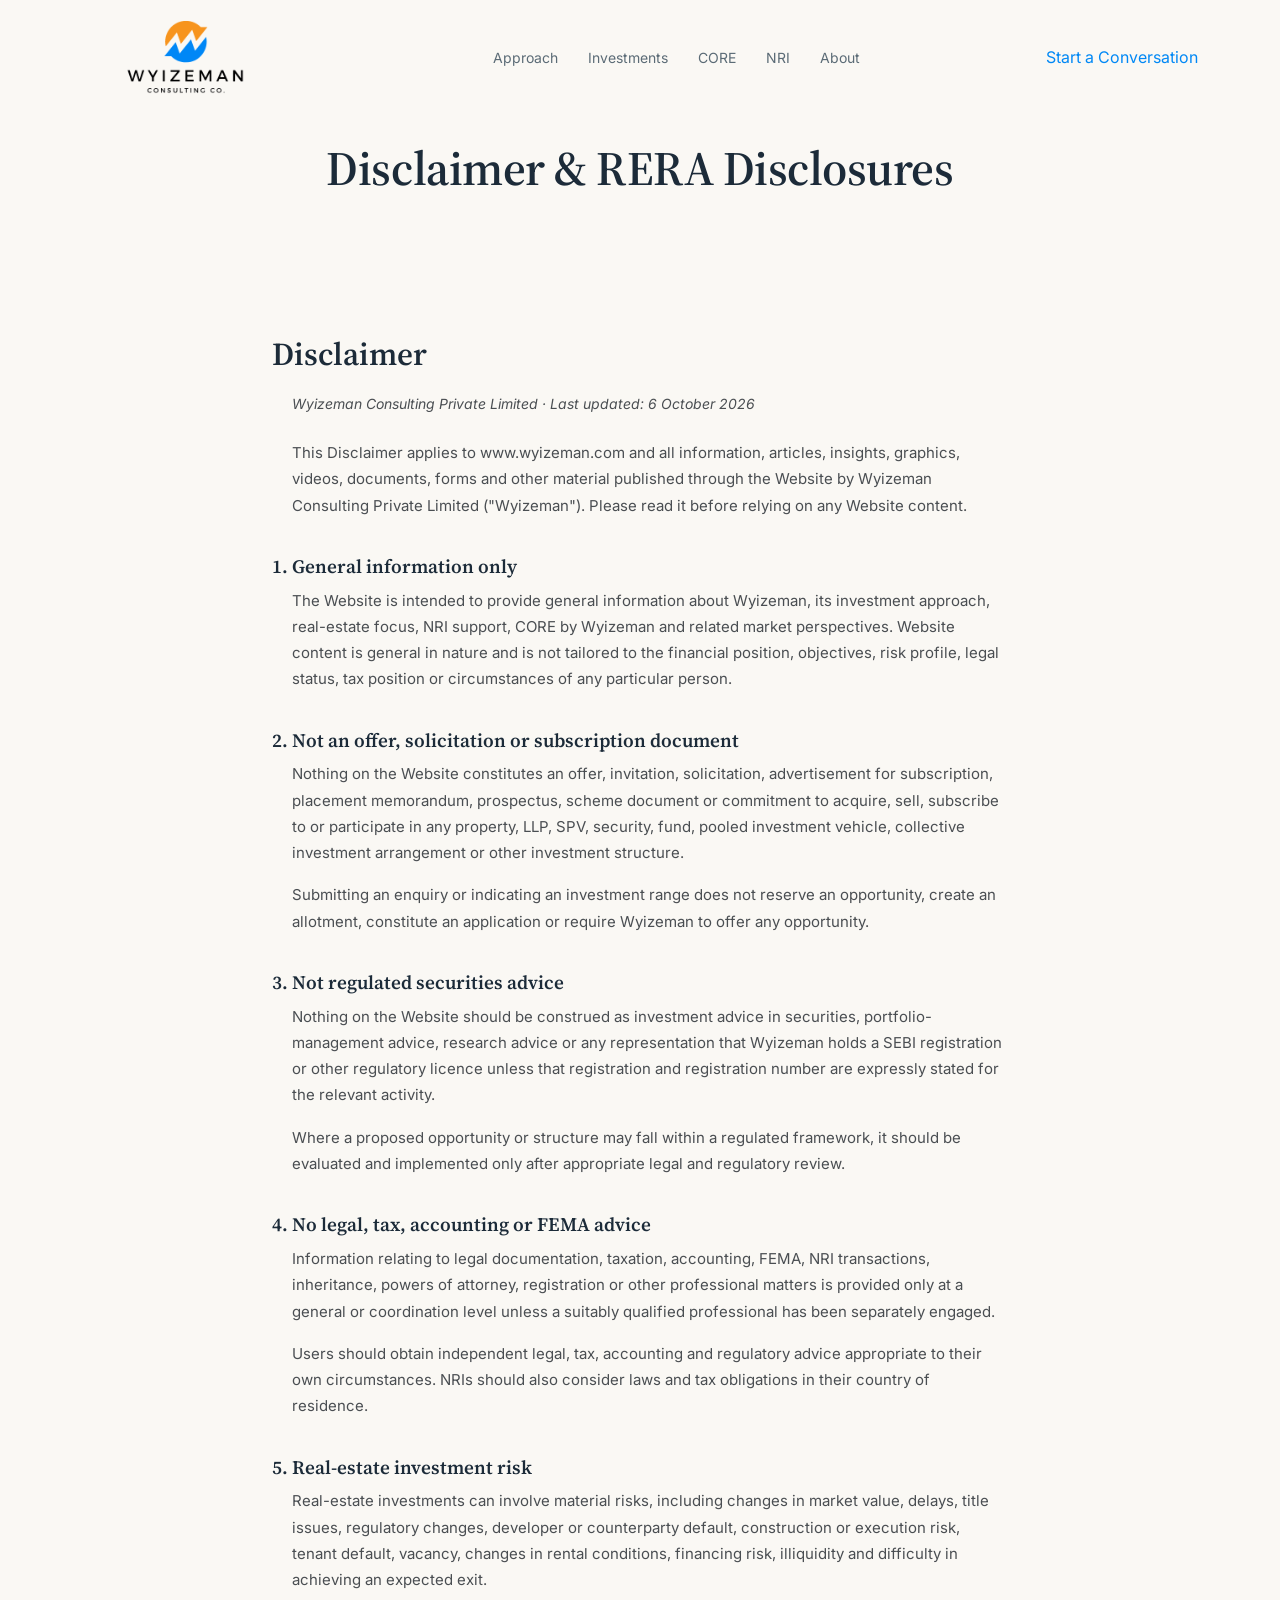
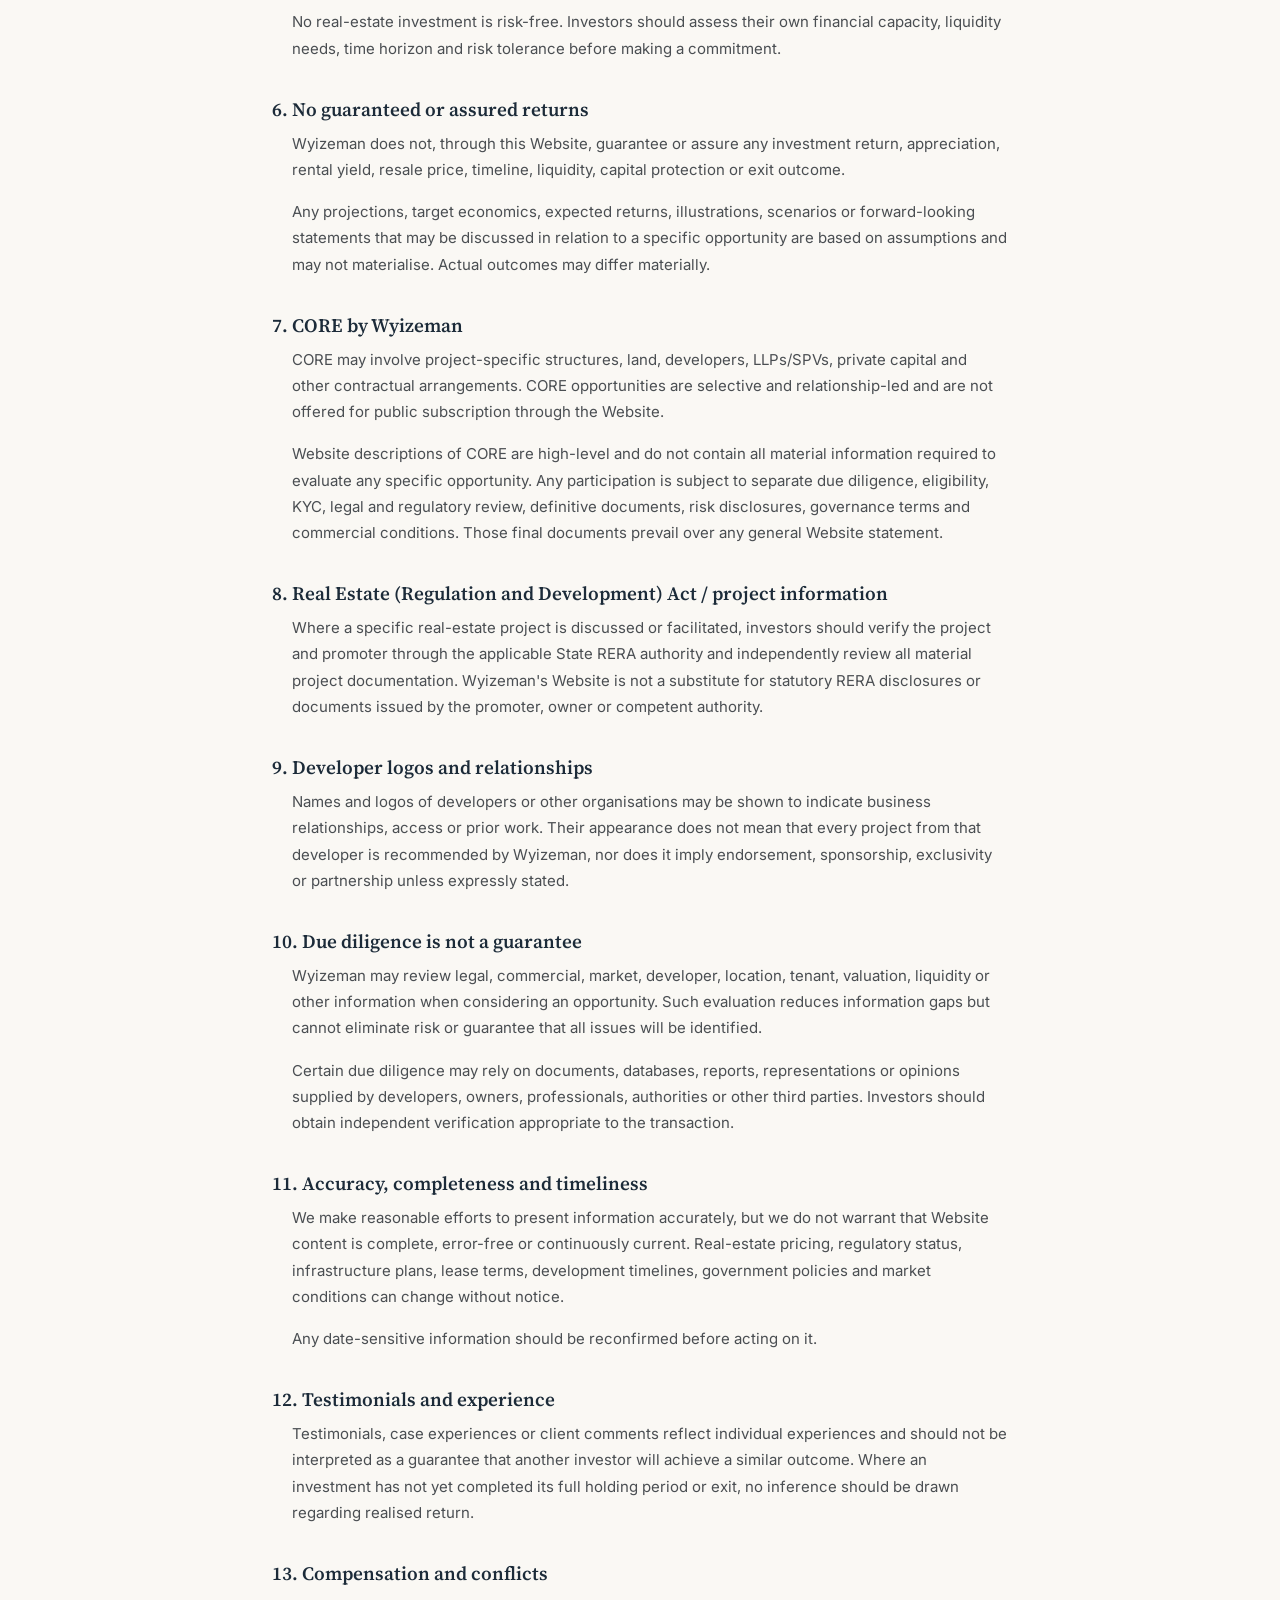
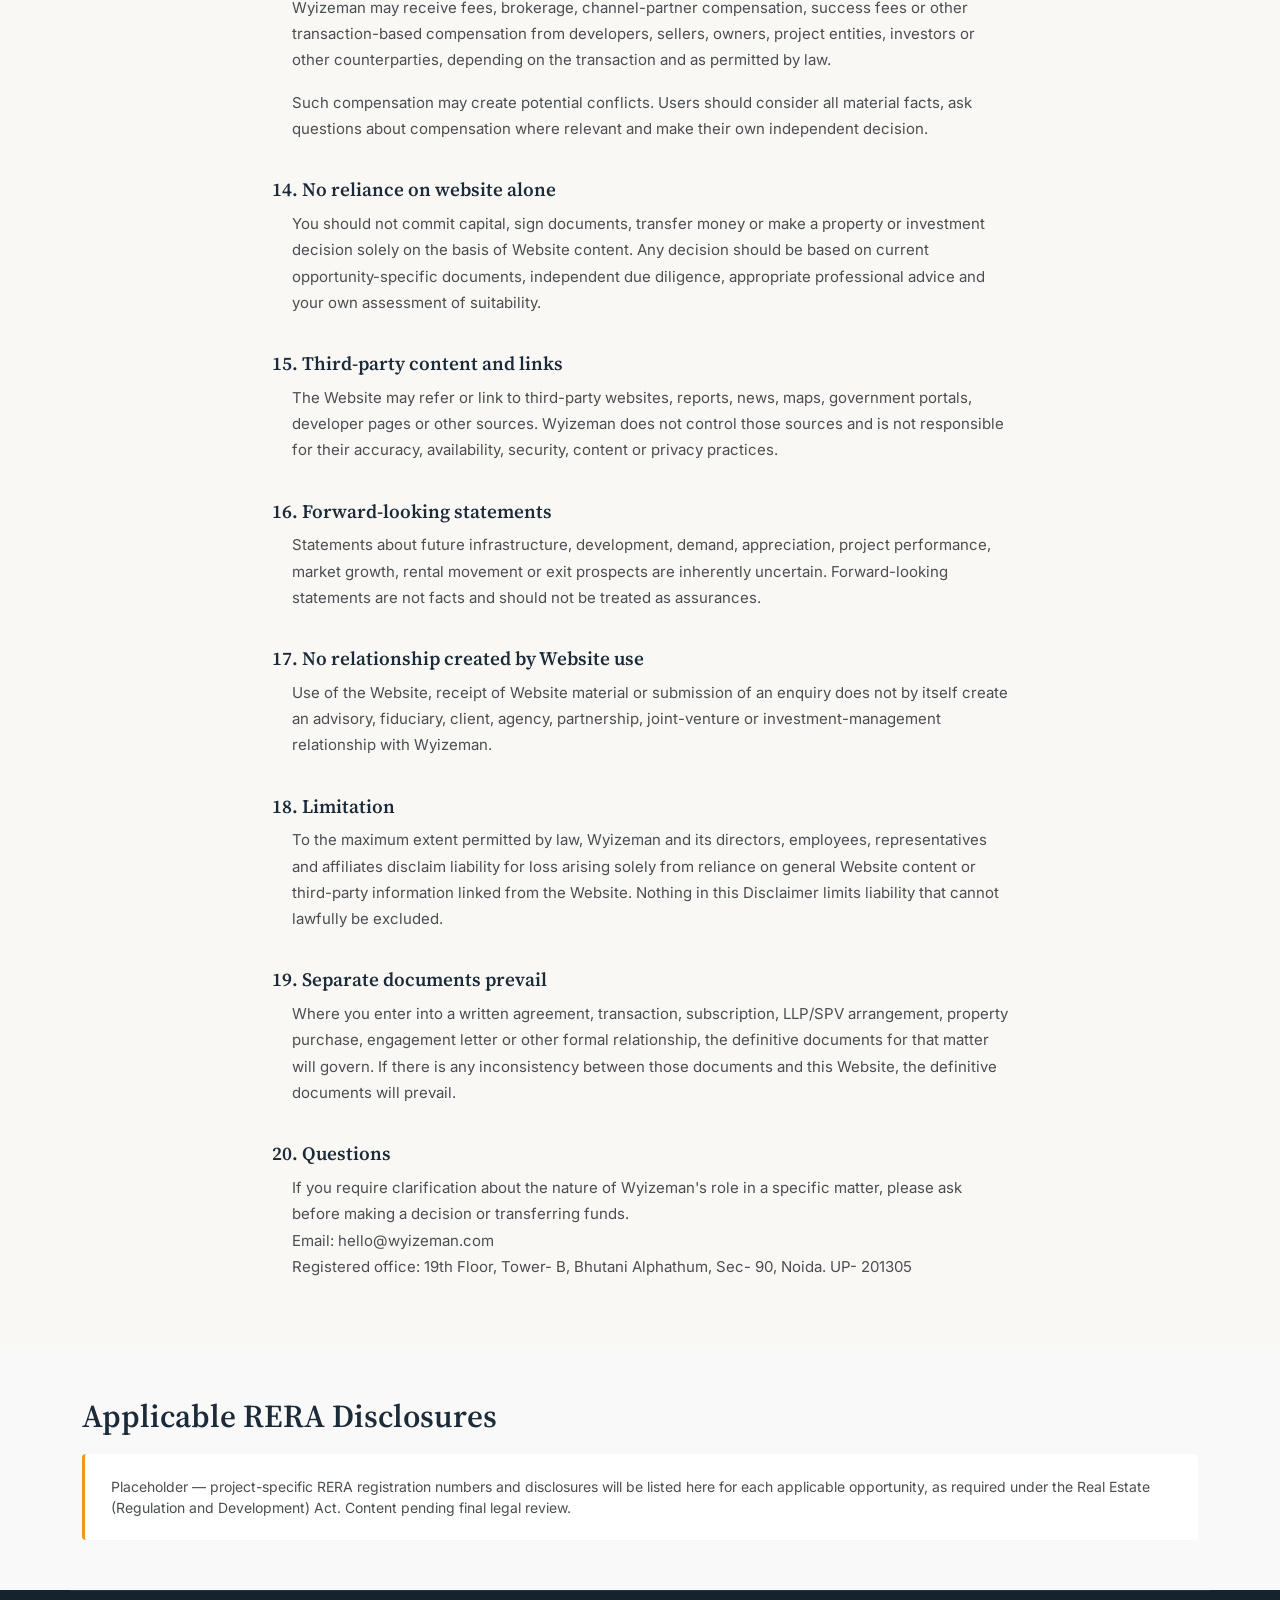
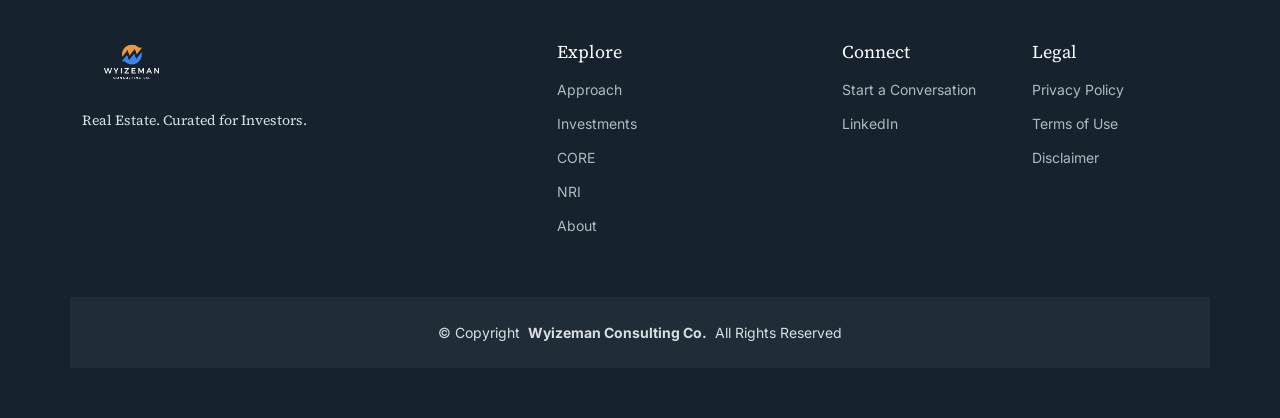
<file: wyizeman-site/legal.html>
<!DOCTYPE html>
<html lang="en">

<head>
  <meta charset="utf-8">
  <meta content="width=device-width, initial-scale=1.0" name="viewport">
  <title>Disclaimer & RERA Disclosures | Wyizeman Consulting Co.</title>
  <meta name="description" content="Disclaimer and applicable RERA disclosures for Wyizeman Consulting Co.">
  <link href="https://www.wyizeman.com/legal.html" rel="canonical">

  <meta property="og:type" content="website">
  <meta property="og:title" content="Disclaimer &amp; RERA Disclosures | Wyizeman Consulting Co.">
  <meta property="og:description" content="Disclaimer and applicable RERA disclosures for Wyizeman Consulting Co.">
  <meta property="og:url" content="https://www.wyizeman.com/legal.html">
  <meta property="og:image" content="https://www.wyizeman.com/assets/img/og-image.png">
  <meta property="og:site_name" content="Wyizeman Consulting Co.">
  <meta name="twitter:card" content="summary_large_image">
  <meta name="twitter:title" content="Disclaimer &amp; RERA Disclosures | Wyizeman Consulting Co.">
  <meta name="twitter:description" content="Disclaimer and applicable RERA disclosures for Wyizeman Consulting Co.">
  <meta name="twitter:image" content="https://www.wyizeman.com/assets/img/og-image.png">

  <link href="assets/img/favicon_files/favicon.ico?v=2" rel="icon">
  <link href="assets/img/favicon_files/favicon-32x32.png?v=2" rel="icon" type="image/png" sizes="32x32">
  <link href="assets/img/favicon_files/favicon-16x16.png?v=2" rel="icon" type="image/png" sizes="16x16">
  <link href="assets/img/favicon_files/apple-touch-icon.png?v=2" rel="apple-touch-icon">
  <link href="assets/img/favicon_files/site.webmanifest?v=2" rel="manifest">

  <link href="https://fonts.googleapis.com" rel="preconnect">
  <link href="https://fonts.gstatic.com" rel="preconnect" crossorigin>
  <link href="https://fonts.googleapis.com/css2?family=Source+Serif+4:opsz,wght@8..60,400;8..60,500;8..60,600;8..60,700&family=Inter:wght@400;500;600;700&display=swap" rel="stylesheet">

  <link href="assets/vendor/bootstrap/css/bootstrap.min.css" rel="stylesheet">
  <link href="assets/vendor/bootstrap-icons/bootstrap-icons.css" rel="stylesheet">
  <link href="assets/vendor/aos/aos.css" rel="stylesheet">

  <link href="assets/css/main.css" rel="stylesheet">
  <link href="assets/css/custom.css" rel="stylesheet">
</head>

<body>

  <header id="header" class="header d-flex align-items-center fixed-top">
    <div class="container-fluid container-xl position-relative d-flex align-items-center justify-content-between">
      <a href="index.html" class="logo d-flex align-items-center">
        <img src="assets/img/logo/Wyizeman_New_transparent.png" alt="Wyizeman Consulting Co." class="wz-header-logo">
      </a>
      <nav id="navmenu" class="navmenu">
        <ul>
          <li><a href="approach.html">Approach</a></li>
          <li><a href="investments.html">Investments</a></li>
          <li><a href="core.html">CORE</a></li>
          <li><a href="nri.html">NRI</a></li>
          <!-- <li><a href="insights.html">Insights</a></li> -->
          <li><a href="about.html">About</a></li>
        </ul>
        <i class="mobile-nav-toggle d-xl-none bi bi-list"></i>
      </nav>
      <a class="btn-primary d-none d-md-inline-flex" href="contact.html">Start a Conversation</a>
    </div>
  </header>

  <main class="main">

    <section class="page-hero">
      <div class="container" data-aos="fade-up">
        <h1>Disclaimer & RERA Disclosures</h1>
      </div>
    </section>

    <section class="wz-section" id="disclaimer">
      <div class="container wz-legal-content" data-aos="fade-up">
        <h2>Disclaimer</h2>
        <p class="wz-legal-meta">Wyizeman Consulting Private Limited · Last updated: 6 October 2026</p>
        <p>This Disclaimer applies to www.wyizeman.com and all information, articles, insights, graphics, videos, documents, forms and other material published through the Website by Wyizeman Consulting Private Limited ("Wyizeman"). Please read it before relying on any Website content.</p>

        <h3>1. General information only</h3>
        <p>The Website is intended to provide general information about Wyizeman, its investment approach, real-estate focus, NRI support, CORE by Wyizeman and related market perspectives. Website content is general in nature and is not tailored to the financial position, objectives, risk profile, legal status, tax position or circumstances of any particular person.</p>

        <h3>2. Not an offer, solicitation or subscription document</h3>
        <p>Nothing on the Website constitutes an offer, invitation, solicitation, advertisement for subscription, placement memorandum, prospectus, scheme document or commitment to acquire, sell, subscribe to or participate in any property, LLP, SPV, security, fund, pooled investment vehicle, collective investment arrangement or other investment structure.</p>
        <p>Submitting an enquiry or indicating an investment range does not reserve an opportunity, create an allotment, constitute an application or require Wyizeman to offer any opportunity.</p>

        <h3>3. Not regulated securities advice</h3>
        <p>Nothing on the Website should be construed as investment advice in securities, portfolio-management advice, research advice or any representation that Wyizeman holds a SEBI registration or other regulatory licence unless that registration and registration number are expressly stated for the relevant activity.</p>
        <p>Where a proposed opportunity or structure may fall within a regulated framework, it should be evaluated and implemented only after appropriate legal and regulatory review.</p>

        <h3>4. No legal, tax, accounting or FEMA advice</h3>
        <p>Information relating to legal documentation, taxation, accounting, FEMA, NRI transactions, inheritance, powers of attorney, registration or other professional matters is provided only at a general or coordination level unless a suitably qualified professional has been separately engaged.</p>
        <p>Users should obtain independent legal, tax, accounting and regulatory advice appropriate to their own circumstances. NRIs should also consider laws and tax obligations in their country of residence.</p>

        <h3>5. Real-estate investment risk</h3>
        <p>Real-estate investments can involve material risks, including changes in market value, delays, title issues, regulatory changes, developer or counterparty default, construction or execution risk, tenant default, vacancy, changes in rental conditions, financing risk, illiquidity and difficulty in achieving an expected exit.</p>
        <p>No real-estate investment is risk-free. Investors should assess their own financial capacity, liquidity needs, time horizon and risk tolerance before making a commitment.</p>

        <h3>6. No guaranteed or assured returns</h3>
        <p>Wyizeman does not, through this Website, guarantee or assure any investment return, appreciation, rental yield, resale price, timeline, liquidity, capital protection or exit outcome.</p>
        <p>Any projections, target economics, expected returns, illustrations, scenarios or forward-looking statements that may be discussed in relation to a specific opportunity are based on assumptions and may not materialise. Actual outcomes may differ materially.</p>

        <h3>7. CORE by Wyizeman</h3>
        <p>CORE may involve project-specific structures, land, developers, LLPs/SPVs, private capital and other contractual arrangements. CORE opportunities are selective and relationship-led and are not offered for public subscription through the Website.</p>
        <p>Website descriptions of CORE are high-level and do not contain all material information required to evaluate any specific opportunity. Any participation is subject to separate due diligence, eligibility, KYC, legal and regulatory review, definitive documents, risk disclosures, governance terms and commercial conditions. Those final documents prevail over any general Website statement.</p>

        <h3>8. Real Estate (Regulation and Development) Act / project information</h3>
        <p>Where a specific real-estate project is discussed or facilitated, investors should verify the project and promoter through the applicable State RERA authority and independently review all material project documentation. Wyizeman's Website is not a substitute for statutory RERA disclosures or documents issued by the promoter, owner or competent authority.</p>

        <h3>9. Developer logos and relationships</h3>
        <p>Names and logos of developers or other organisations may be shown to indicate business relationships, access or prior work. Their appearance does not mean that every project from that developer is recommended by Wyizeman, nor does it imply endorsement, sponsorship, exclusivity or partnership unless expressly stated.</p>

        <h3>10. Due diligence is not a guarantee</h3>
        <p>Wyizeman may review legal, commercial, market, developer, location, tenant, valuation, liquidity or other information when considering an opportunity. Such evaluation reduces information gaps but cannot eliminate risk or guarantee that all issues will be identified.</p>
        <p>Certain due diligence may rely on documents, databases, reports, representations or opinions supplied by developers, owners, professionals, authorities or other third parties. Investors should obtain independent verification appropriate to the transaction.</p>

        <h3>11. Accuracy, completeness and timeliness</h3>
        <p>We make reasonable efforts to present information accurately, but we do not warrant that Website content is complete, error-free or continuously current. Real-estate pricing, regulatory status, infrastructure plans, lease terms, development timelines, government policies and market conditions can change without notice.</p>
        <p>Any date-sensitive information should be reconfirmed before acting on it.</p>

        <h3>12. Testimonials and experience</h3>
        <p>Testimonials, case experiences or client comments reflect individual experiences and should not be interpreted as a guarantee that another investor will achieve a similar outcome. Where an investment has not yet completed its full holding period or exit, no inference should be drawn regarding realised return.</p>

        <h3>13. Compensation and conflicts</h3>
        <p>Wyizeman may receive fees, brokerage, channel-partner compensation, success fees or other transaction-based compensation from developers, sellers, owners, project entities, investors or other counterparties, depending on the transaction and as permitted by law.</p>
        <p>Such compensation may create potential conflicts. Users should consider all material facts, ask questions about compensation where relevant and make their own independent decision.</p>

        <h3>14. No reliance on website alone</h3>
        <p>You should not commit capital, sign documents, transfer money or make a property or investment decision solely on the basis of Website content. Any decision should be based on current opportunity-specific documents, independent due diligence, appropriate professional advice and your own assessment of suitability.</p>

        <h3>15. Third-party content and links</h3>
        <p>The Website may refer or link to third-party websites, reports, news, maps, government portals, developer pages or other sources. Wyizeman does not control those sources and is not responsible for their accuracy, availability, security, content or privacy practices.</p>

        <h3>16. Forward-looking statements</h3>
        <p>Statements about future infrastructure, development, demand, appreciation, project performance, market growth, rental movement or exit prospects are inherently uncertain. Forward-looking statements are not facts and should not be treated as assurances.</p>

        <h3>17. No relationship created by Website use</h3>
        <p>Use of the Website, receipt of Website material or submission of an enquiry does not by itself create an advisory, fiduciary, client, agency, partnership, joint-venture or investment-management relationship with Wyizeman.</p>

        <h3>18. Limitation</h3>
        <p>To the maximum extent permitted by law, Wyizeman and its directors, employees, representatives and affiliates disclaim liability for loss arising solely from reliance on general Website content or third-party information linked from the Website. Nothing in this Disclaimer limits liability that cannot lawfully be excluded.</p>

        <h3>19. Separate documents prevail</h3>
        <p>Where you enter into a written agreement, transaction, subscription, LLP/SPV arrangement, property purchase, engagement letter or other formal relationship, the definitive documents for that matter will govern. If there is any inconsistency between those documents and this Website, the definitive documents will prevail.</p>

        <h3>20. Questions</h3>
        <p>If you require clarification about the nature of Wyizeman's role in a specific matter, please ask before making a decision or transferring funds.<br>
        Email: hello@wyizeman.com<br>
        Registered office: 19th Floor, Tower- B, Bhutani Alphathum, Sec- 90, Noida. UP- 201305</p>
      </div>
    </section>

    <section class="wz-section light-background" id="rera">
      <div class="container" data-aos="fade-up">
        <h2>Applicable RERA Disclosures</h2>
        <div class="wz-disclaimer">
          <p class="mb-0">Placeholder — project-specific RERA registration numbers and disclosures will be listed here for each applicable opportunity, as required under the Real Estate (Regulation and Development) Act. Content pending final legal review.</p>
        </div>
      </div>
    </section>

  </main>

  <footer id="footer" class="footer dark-background">
    <div class="container footer-top">
      <div class="row gy-4">
        <div class="col-lg-5 col-md-12 footer-about">
          <a href="index.html" class="logo d-flex align-items-center">
            <img src="assets/img/logo/wyizeman-lockup-inverse-transparent.png" alt="Wyizeman Consulting Co.">
          </a>
          <p>Real Estate. Curated for Investors.</p>
        </div>
        <div class="col-lg-3 col-6 footer-links">
          <h4>Explore</h4>
          <ul>
            <li><a href="approach.html">Approach</a></li>
            <li><a href="investments.html">Investments</a></li>
            <li><a href="core.html">CORE</a></li>
            <li><a href="nri.html">NRI</a></li>
            <!-- <li><a href="insights.html">Insights</a></li> -->
            <li><a href="about.html">About</a></li>
          </ul>
        </div>
        <div class="col-lg-2 col-6 footer-links">
          <h4>Connect</h4>
          <ul>
            <li><a href="contact.html">Start a Conversation</a></li>
            <li><a href="https://www.linkedin.com/company/wyizemanconsultingco/" target="_blank" rel="noopener">LinkedIn</a></li>
          </ul>
        </div>
        <div class="col-lg-2 col-12 footer-links">
          <h4>Legal</h4>
          <ul>
            <li><a href="privacy.html">Privacy Policy</a></li>
            <li><a href="terms.html">Terms of Use</a></li>
            <li><a href="legal.html#disclaimer">Disclaimer</a></li>          </ul>
        </div>
      </div>
    </div>
    <div class="container copyright text-center mt-4">
      <p>© <span>Copyright</span> <strong class="px-1 sitename">Wyizeman Consulting Co.</strong> <span>All Rights Reserved</span></p>
    </div>
  </footer>

  <a href="#" id="scroll-top" class="scroll-top d-flex align-items-center justify-content-center"><i class="bi bi-arrow-up-short"></i></a>
  <div id="preloader"></div>

  <script src="assets/vendor/bootstrap/js/bootstrap.bundle.min.js"></script>
  <script src="assets/vendor/aos/aos.js"></script>
  <script src="assets/js/main.js"></script>

</body>

</html>
</file>
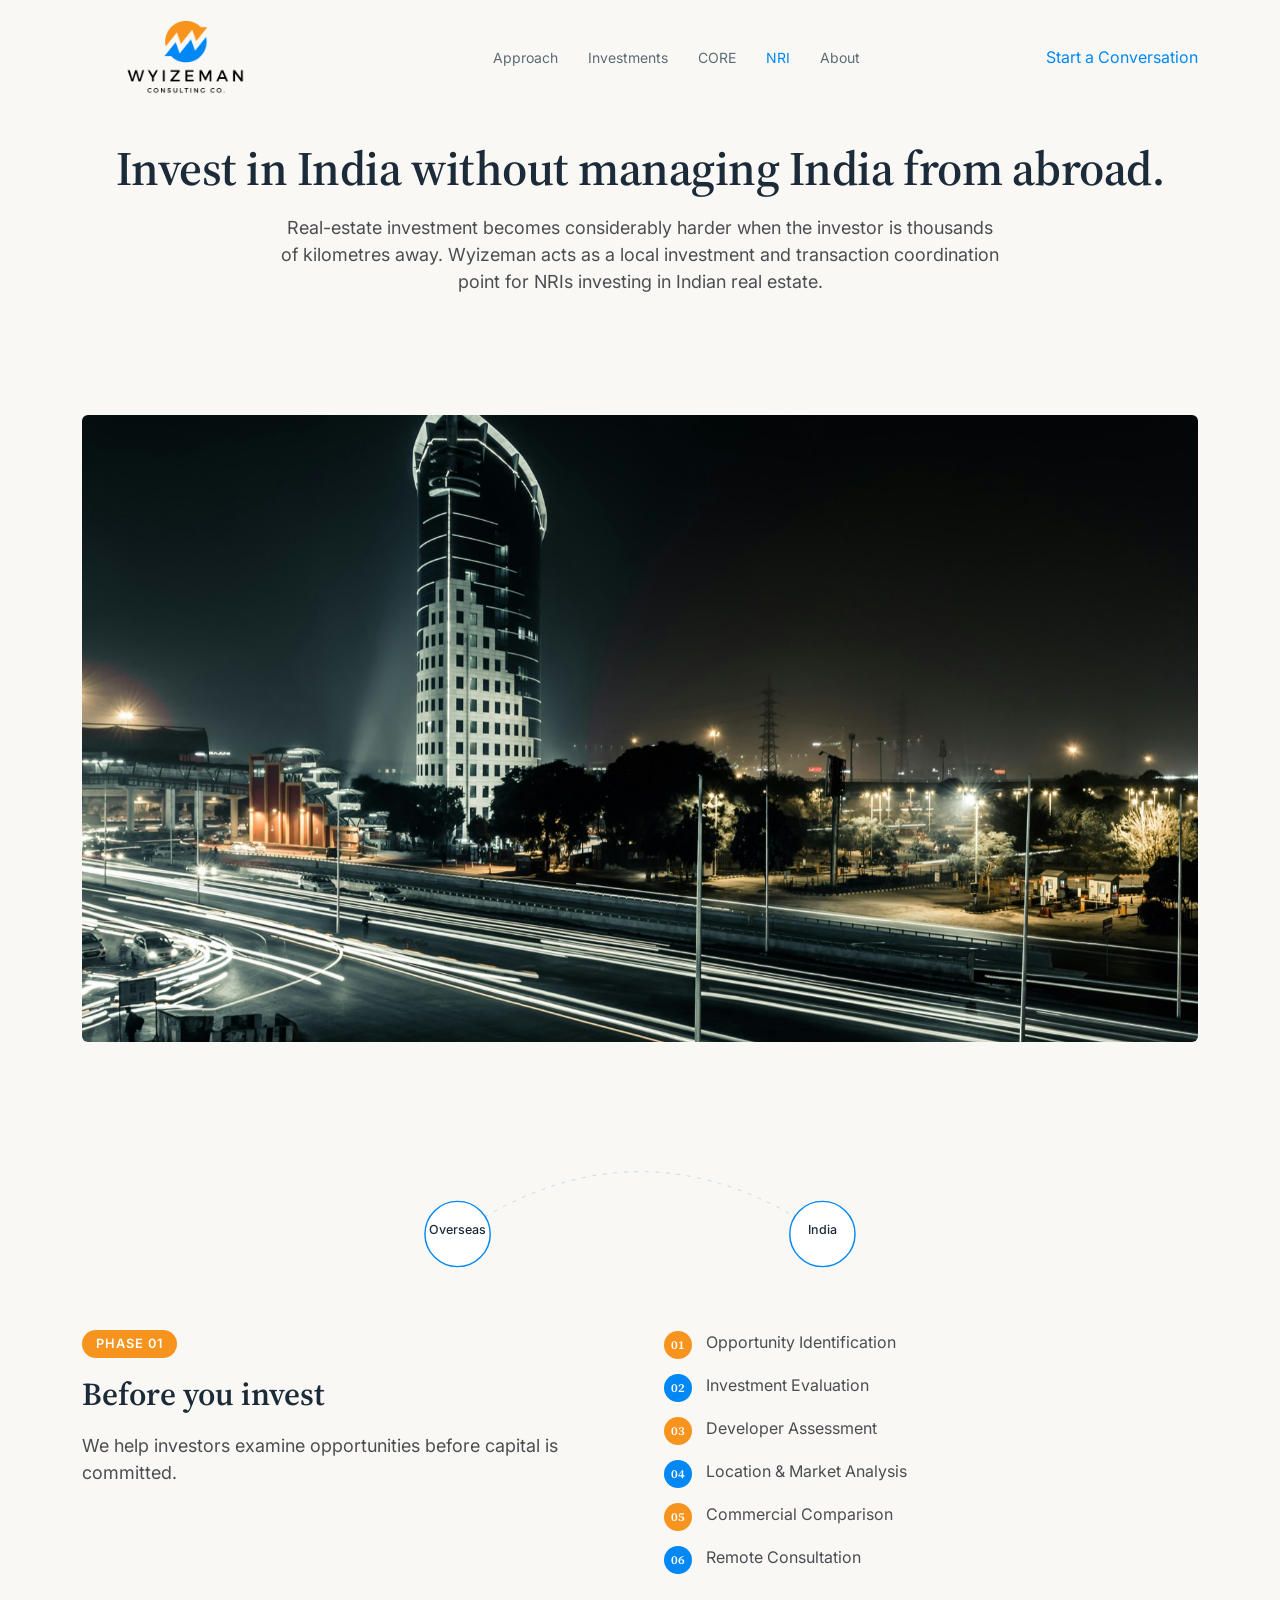
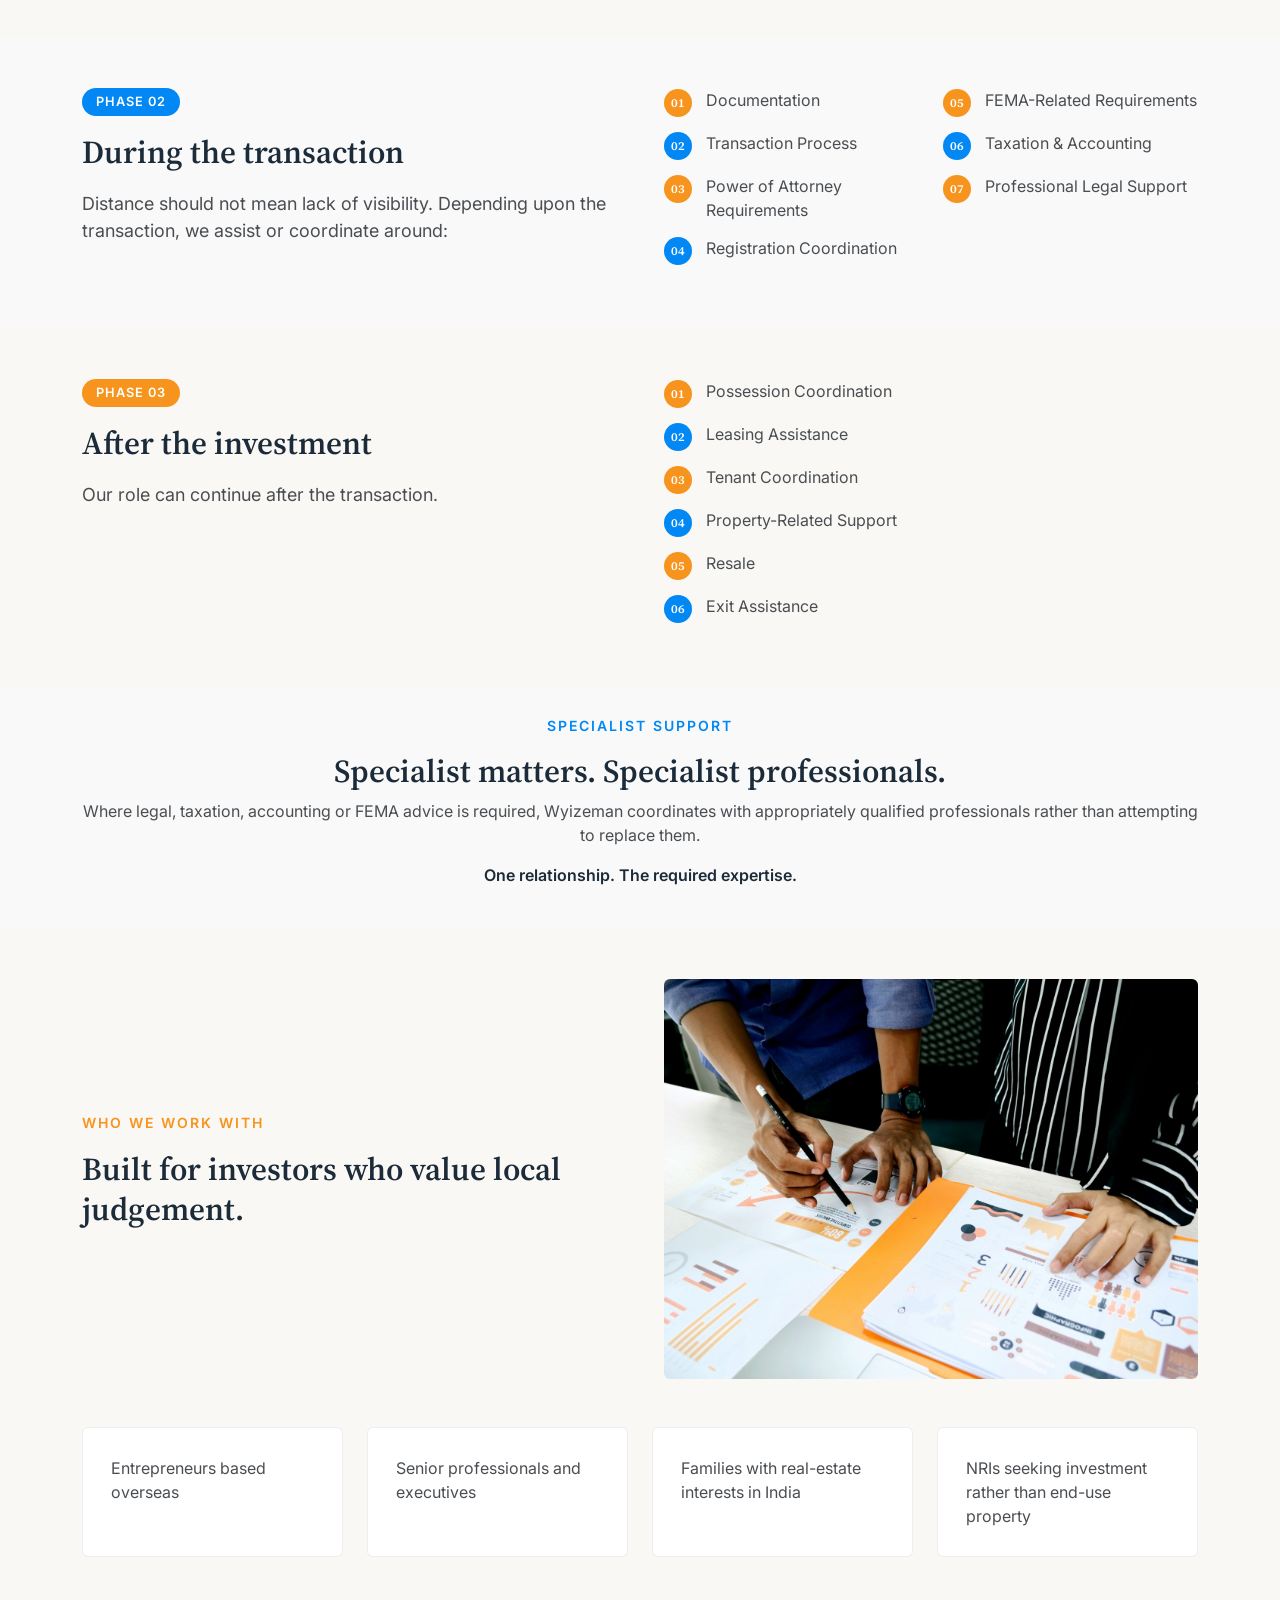
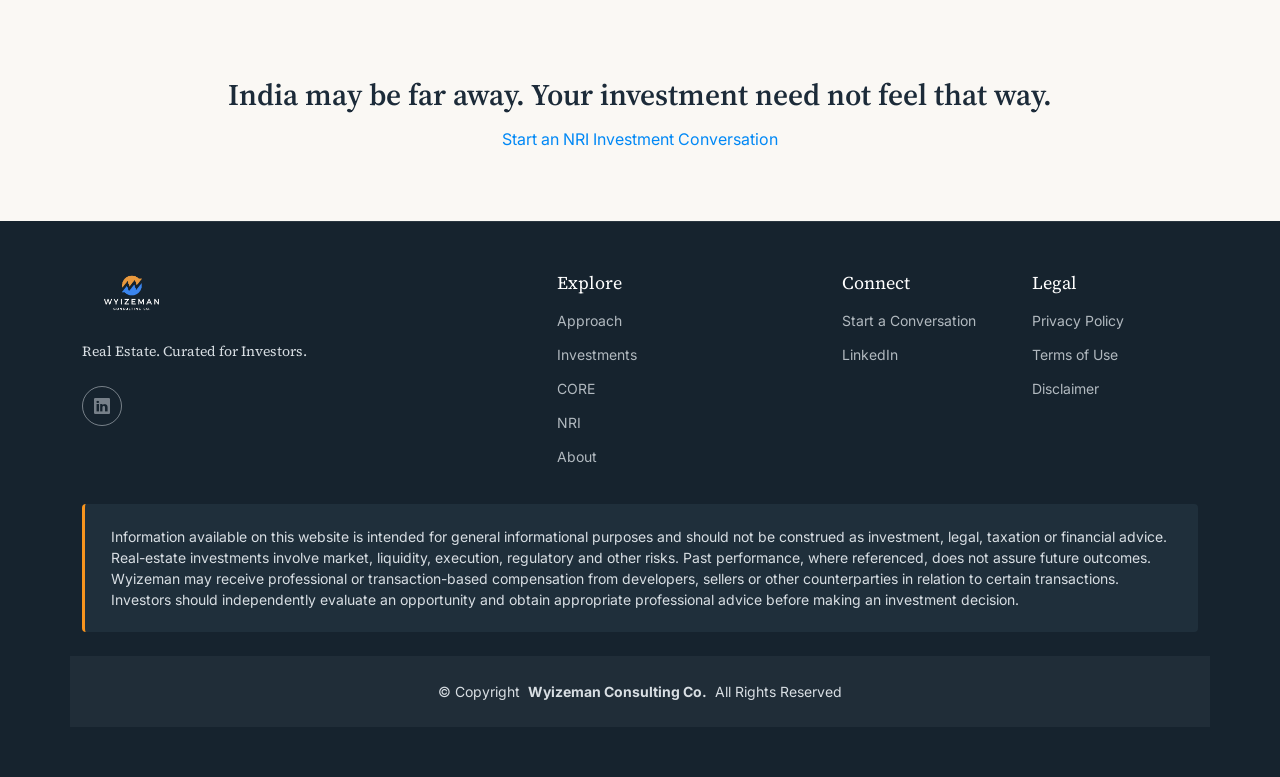
<file: wyizeman-site/nri.html>
<!DOCTYPE html>
<html lang="en">

<head>
  <meta charset="utf-8">
  <meta content="width=device-width, initial-scale=1.0" name="viewport">
  <title>NRI Real Estate Investment | Wyizeman Consulting Co.</title>
  <meta name="description" content="Wyizeman acts as a local investment and transaction coordination point for NRIs investing in Indian real estate.">
  <link href="https://www.wyizeman.com/nri.html" rel="canonical">

  <meta property="og:type" content="website">
  <meta property="og:title" content="NRI Real Estate Investment | Wyizeman Consulting Co.">
  <meta property="og:description" content="Wyizeman acts as a local investment and transaction coordination point for NRIs investing in Indian real estate.">
  <meta property="og:url" content="https://www.wyizeman.com/nri.html">
  <meta property="og:image" content="https://www.wyizeman.com/assets/img/og-image.png">
  <meta property="og:site_name" content="Wyizeman Consulting Co.">
  <meta name="twitter:card" content="summary_large_image">
  <meta name="twitter:title" content="NRI Real Estate Investment | Wyizeman Consulting Co.">
  <meta name="twitter:description" content="Wyizeman acts as a local investment and transaction coordination point for NRIs investing in Indian real estate.">
  <meta name="twitter:image" content="https://www.wyizeman.com/assets/img/og-image.png">

  <link href="assets/img/favicon_files/favicon.ico?v=2" rel="icon">
  <link href="assets/img/favicon_files/favicon-32x32.png?v=2" rel="icon" type="image/png" sizes="32x32">
  <link href="assets/img/favicon_files/favicon-16x16.png?v=2" rel="icon" type="image/png" sizes="16x16">
  <link href="assets/img/favicon_files/apple-touch-icon.png?v=2" rel="apple-touch-icon">
  <link href="assets/img/favicon_files/site.webmanifest?v=2" rel="manifest">

  <link href="https://fonts.googleapis.com" rel="preconnect">
  <link href="https://fonts.gstatic.com" rel="preconnect" crossorigin>
  <link href="https://fonts.googleapis.com/css2?family=Source+Serif+4:opsz,wght@8..60,400;8..60,500;8..60,600;8..60,700&family=Inter:wght@400;500;600;700&display=swap" rel="stylesheet">

  <link href="assets/vendor/bootstrap/css/bootstrap.min.css" rel="stylesheet">
  <link href="assets/vendor/bootstrap-icons/bootstrap-icons.css" rel="stylesheet">
  <link href="assets/vendor/aos/aos.css" rel="stylesheet">
  <link href="assets/vendor/glightbox/css/glightbox.min.css" rel="stylesheet">
  <link href="assets/vendor/swiper/swiper-bundle.min.css" rel="stylesheet">

  <link href="assets/css/main.css" rel="stylesheet">
  <link href="assets/css/custom.css" rel="stylesheet">
</head>

<body class="inner-page">

  <header id="header" class="header d-flex align-items-center fixed-top">
    <div class="container-fluid container-xl position-relative d-flex align-items-center justify-content-between">
      <a href="index.html" class="logo d-flex align-items-center">
        <img src="assets/img/logo/Wyizeman_New_transparent.png" alt="Wyizeman Consulting Co." class="wz-header-logo">
      </a>
      <nav id="navmenu" class="navmenu">
        <ul>
          <li><a href="approach.html">Approach</a></li>
          <li><a href="investments.html">Investments</a></li>
          <li><a href="core.html">CORE</a></li>
          <li><a href="nri.html" class="active">NRI</a></li>
          <!-- <li><a href="insights.html">Insights</a></li> -->
          <li><a href="about.html">About</a></li>
        </ul>
        <i class="mobile-nav-toggle d-xl-none bi bi-list"></i>
      </nav>
      <a class="btn-primary d-none d-md-inline-flex" href="contact.html">Start a Conversation</a>
    </div>
  </header>

  <main class="main">

    <section class="page-hero">
      <div class="container" data-aos="fade-up">
        <h1>Invest in India without managing India from abroad.</h1>
        <p>Real-estate investment becomes considerably harder when the investor is thousands of kilometres away. Wyizeman acts as a local investment and transaction coordination point for NRIs investing in Indian real estate.</p>
      </div>
    </section>

    <!-- NRI top banner + Distance illustration -->
    <section class="wz-section">
      <div class="container mb-5" data-aos="zoom-in">
        <div class="wz-photo wz-photo-tall"><img src="assets/img/bundle/new/NRI_Top_Banner.jpeg" alt="Indian city skyline at night" loading="lazy"></div>
      </div>
      <div class="container text-center" data-aos="zoom-in" data-aos-delay="100">
        <svg class="wz-illustration" style="max-width: 480px; margin: 0 auto;" viewBox="0 0 500 200" role="img" aria-label="An overseas investor connected to an investment in India">
          <path class="stroke-faint" d="M60,150 Q250,20 440,150" stroke-dasharray="4 7"/>
          <circle class="wz-node-circle" cx="60" cy="150" r="34"/>
          <text class="wz-node-label" x="60" y="150" font-size="13">Overseas</text>
          <circle class="wz-node-circle" cx="440" cy="150" r="34" stroke="var(--wz-orange)"/>
          <text class="wz-node-label" x="440" y="150" font-size="13">India</text>
        </svg>
      </div>
      <div class="container mt-5">
        <div class="row g-5">
          <div class="col-lg-6" data-aos="fade-up">
            <span class="wz-phase-badge wz-phase-badge-orange">Phase 01</span>
            <h2>Before you invest</h2>
            <p class="lead-text">We help investors examine opportunities before capital is committed.</p>
          </div>
          <div class="col-lg-6">
            <ul class="wz-point-list">
              <li data-aos="fade-up" data-aos-delay="50"><span class="pt">01</span>Opportunity Identification</li>
              <li data-aos="fade-up" data-aos-delay="100"><span class="pt">02</span>Investment Evaluation</li>
              <li data-aos="fade-up" data-aos-delay="150"><span class="pt">03</span>Developer Assessment</li>
              <li data-aos="fade-up" data-aos-delay="200"><span class="pt">04</span>Location & Market Analysis</li>
              <li data-aos="fade-up" data-aos-delay="250"><span class="pt">05</span>Commercial Comparison</li>
              <li data-aos="fade-up" data-aos-delay="300"><span class="pt">06</span>Remote Consultation</li>
            </ul>
          </div>
        </div>
      </div>
    </section>

    <section class="wz-section light-background">
      <div class="container">
        <div class="row g-5">
          <div class="col-lg-6" data-aos="fade-up">
            <span class="wz-phase-badge wz-phase-badge-blue">Phase 02</span>
            <h2>During the transaction</h2>
            <p class="lead-text">Distance should not mean lack of visibility. Depending upon the transaction, we assist or coordinate around:</p>
          </div>
          <div class="col-lg-6">
            <div class="row">
              <div class="col-6">
                <ul class="wz-point-list">
                  <li data-aos="fade-up" data-aos-delay="50"><span class="pt">01</span>Documentation</li>
                  <li data-aos="fade-up" data-aos-delay="100"><span class="pt">02</span>Transaction Process</li>
                  <li data-aos="fade-up" data-aos-delay="150"><span class="pt">03</span>Power of Attorney Requirements</li>
                  <li data-aos="fade-up" data-aos-delay="200"><span class="pt">04</span>Registration Coordination</li>
                </ul>
              </div>
              <div class="col-6">
                <ul class="wz-point-list">
                  <li data-aos="fade-up" data-aos-delay="50"><span class="pt">05</span>FEMA-Related Requirements</li>
                  <li data-aos="fade-up" data-aos-delay="100"><span class="pt">06</span>Taxation & Accounting</li>
                  <li data-aos="fade-up" data-aos-delay="150"><span class="pt">07</span>Professional Legal Support</li>
                </ul>
              </div>
            </div>
          </div>
        </div>
      </div>
    </section>

    <section class="wz-section">
      <div class="container">
        <div class="row g-5">
          <div class="col-lg-6" data-aos="fade-up">
            <span class="wz-phase-badge wz-phase-badge-orange">Phase 03</span>
            <h2>After the investment</h2>
            <p class="lead-text">Our role can continue after the transaction.</p>
          </div>
          <div class="col-lg-6">
            <ul class="wz-point-list">
              <li data-aos="fade-up" data-aos-delay="50"><span class="pt">01</span>Possession Coordination</li>
              <li data-aos="fade-up" data-aos-delay="100"><span class="pt">02</span>Leasing Assistance</li>
              <li data-aos="fade-up" data-aos-delay="150"><span class="pt">03</span>Tenant Coordination</li>
              <li data-aos="fade-up" data-aos-delay="200"><span class="pt">04</span>Property-Related Support</li>
              <li data-aos="fade-up" data-aos-delay="250"><span class="pt">05</span>Resale</li>
              <li data-aos="fade-up" data-aos-delay="300"><span class="pt">06</span>Exit Assistance</li>
            </ul>
          </div>
        </div>
      </div>
    </section>

    <section class="wz-section-tight light-background">
      <div class="container text-center" data-aos="fade-up">
        <span class="wz-eyebrow wz-eyebrow-blue">Specialist Support</span>
        <h2>Specialist matters. Specialist professionals.</h2>
        <p class="lead-text mx-auto">Where legal, taxation, accounting or FEMA advice is required, Wyizeman coordinates with appropriately qualified professionals rather than attempting to replace them.</p>
        <p class="fw-semibold" style="color: var(--heading-color);">One relationship. The required expertise.</p>
      </div>
    </section>

    <section class="wz-section">
      <div class="container">
        <div class="row g-5 align-items-center mb-4">
          <div class="col-lg-6" data-aos="fade-up">
            <span class="wz-eyebrow">Who We Work With</span>
            <h2>Built for investors who value local judgement.</h2>
          </div>
          <div class="col-lg-6" data-aos="zoom-in" data-aos-delay="100">
            <div class="wz-photo"><img src="assets/img/bundle/new/NRI_Bottom_Banner.jpeg" alt="Reviewing investment documentation together" loading="lazy"></div>
          </div>
        </div>
        <div class="row g-4 mt-2">
          <div class="col-lg-3 col-md-6" data-aos="flip-up" data-aos-delay="100"><div class="wz-card"><p class="mb-0">Entrepreneurs based overseas</p></div></div>
          <div class="col-lg-3 col-md-6" data-aos="flip-up" data-aos-delay="150"><div class="wz-card"><p class="mb-0">Senior professionals and executives</p></div></div>
          <div class="col-lg-3 col-md-6" data-aos="flip-up" data-aos-delay="200"><div class="wz-card"><p class="mb-0">Families with real-estate interests in India</p></div></div>
          <div class="col-lg-3 col-md-6" data-aos="flip-up" data-aos-delay="250"><div class="wz-card"><p class="mb-0">NRIs seeking investment rather than end-use property</p></div></div>
        </div>
      </div>
    </section>

    <section class="wz-final-cta">
      <div class="container" data-aos="fade-up">
        <h2>India may be far away. Your investment need not feel that way.</h2>
        <a href="contact.html" class="btn-primary">Start an NRI Investment Conversation</a>
      </div>
    </section>

  </main>

  <footer id="footer" class="footer dark-background">
    <div class="container footer-top">
      <div class="row gy-4">
        <div class="col-lg-5 col-md-12 footer-about">
          <a href="index.html" class="logo d-flex align-items-center">
            <img src="assets/img/logo/wyizeman-lockup-inverse-transparent.png" alt="Wyizeman Consulting Co.">
          </a>
          <p>Real Estate. Curated for Investors.</p>
          <div class="social-links d-flex mt-4">
            <a href="https://www.linkedin.com/company/wyizemanconsultingco/" aria-label="LinkedIn" target="_blank" rel="noopener"><i class="bi bi-linkedin"></i></a>
          </div>
        </div>
        <div class="col-lg-3 col-6 footer-links">
          <h4>Explore</h4>
          <ul>
            <li><a href="approach.html">Approach</a></li>
            <li><a href="investments.html">Investments</a></li>
            <li><a href="core.html">CORE</a></li>
            <li><a href="nri.html">NRI</a></li>
            <!-- <li><a href="insights.html">Insights</a></li> -->
            <li><a href="about.html">About</a></li>
          </ul>
        </div>
        <div class="col-lg-2 col-6 footer-links">
          <h4>Connect</h4>
          <ul>
            <li><a href="contact.html">Start a Conversation</a></li>
            <li><a href="https://www.linkedin.com/company/wyizemanconsultingco/" target="_blank" rel="noopener">LinkedIn</a></li>
          </ul>
        </div>
        <div class="col-lg-2 col-12 footer-links">
          <h4>Legal</h4>
          <ul>
            <li><a href="privacy.html">Privacy Policy</a></li>
            <li><a href="terms.html">Terms of Use</a></li>
            <li><a href="legal.html#disclaimer">Disclaimer</a></li>          </ul>
        </div>
      </div>
    </div>
    <div class="container">
      <div class="wz-disclaimer">
        <p class="mb-0">Information available on this website is intended for general informational purposes and should not be construed as investment, legal, taxation or financial advice. Real-estate investments involve market, liquidity, execution, regulatory and other risks. Past performance, where referenced, does not assure future outcomes. Wyizeman may receive professional or transaction-based compensation from developers, sellers or other counterparties in relation to certain transactions. Investors should independently evaluate an opportunity and obtain appropriate professional advice before making an investment decision.</p>
      </div>
    </div>
    <div class="container copyright text-center mt-4">
      <p>© <span>Copyright</span> <strong class="px-1 sitename">Wyizeman Consulting Co.</strong> <span>All Rights Reserved</span></p>
    </div>
  </footer>

  <a href="#" id="scroll-top" class="scroll-top d-flex align-items-center justify-content-center"><i class="bi bi-arrow-up-short"></i></a>
  <div id="preloader"></div>

  <script src="assets/vendor/bootstrap/js/bootstrap.bundle.min.js"></script>
  <script src="assets/vendor/php-email-form/validate.js"></script>
  <script src="assets/vendor/aos/aos.js"></script>
  <script src="assets/vendor/glightbox/js/glightbox.min.js"></script>
  <script src="assets/vendor/purecounter/purecounter_vanilla.js"></script>
  <script src="assets/vendor/imagesloaded/imagesloaded.pkgd.min.js"></script>
  <script src="assets/vendor/isotope-layout/isotope.pkgd.min.js"></script>
  <script src="assets/vendor/swiper/swiper-bundle.min.js"></script>
  <script src="assets/js/main.js"></script>

</body>

</html>
</file>
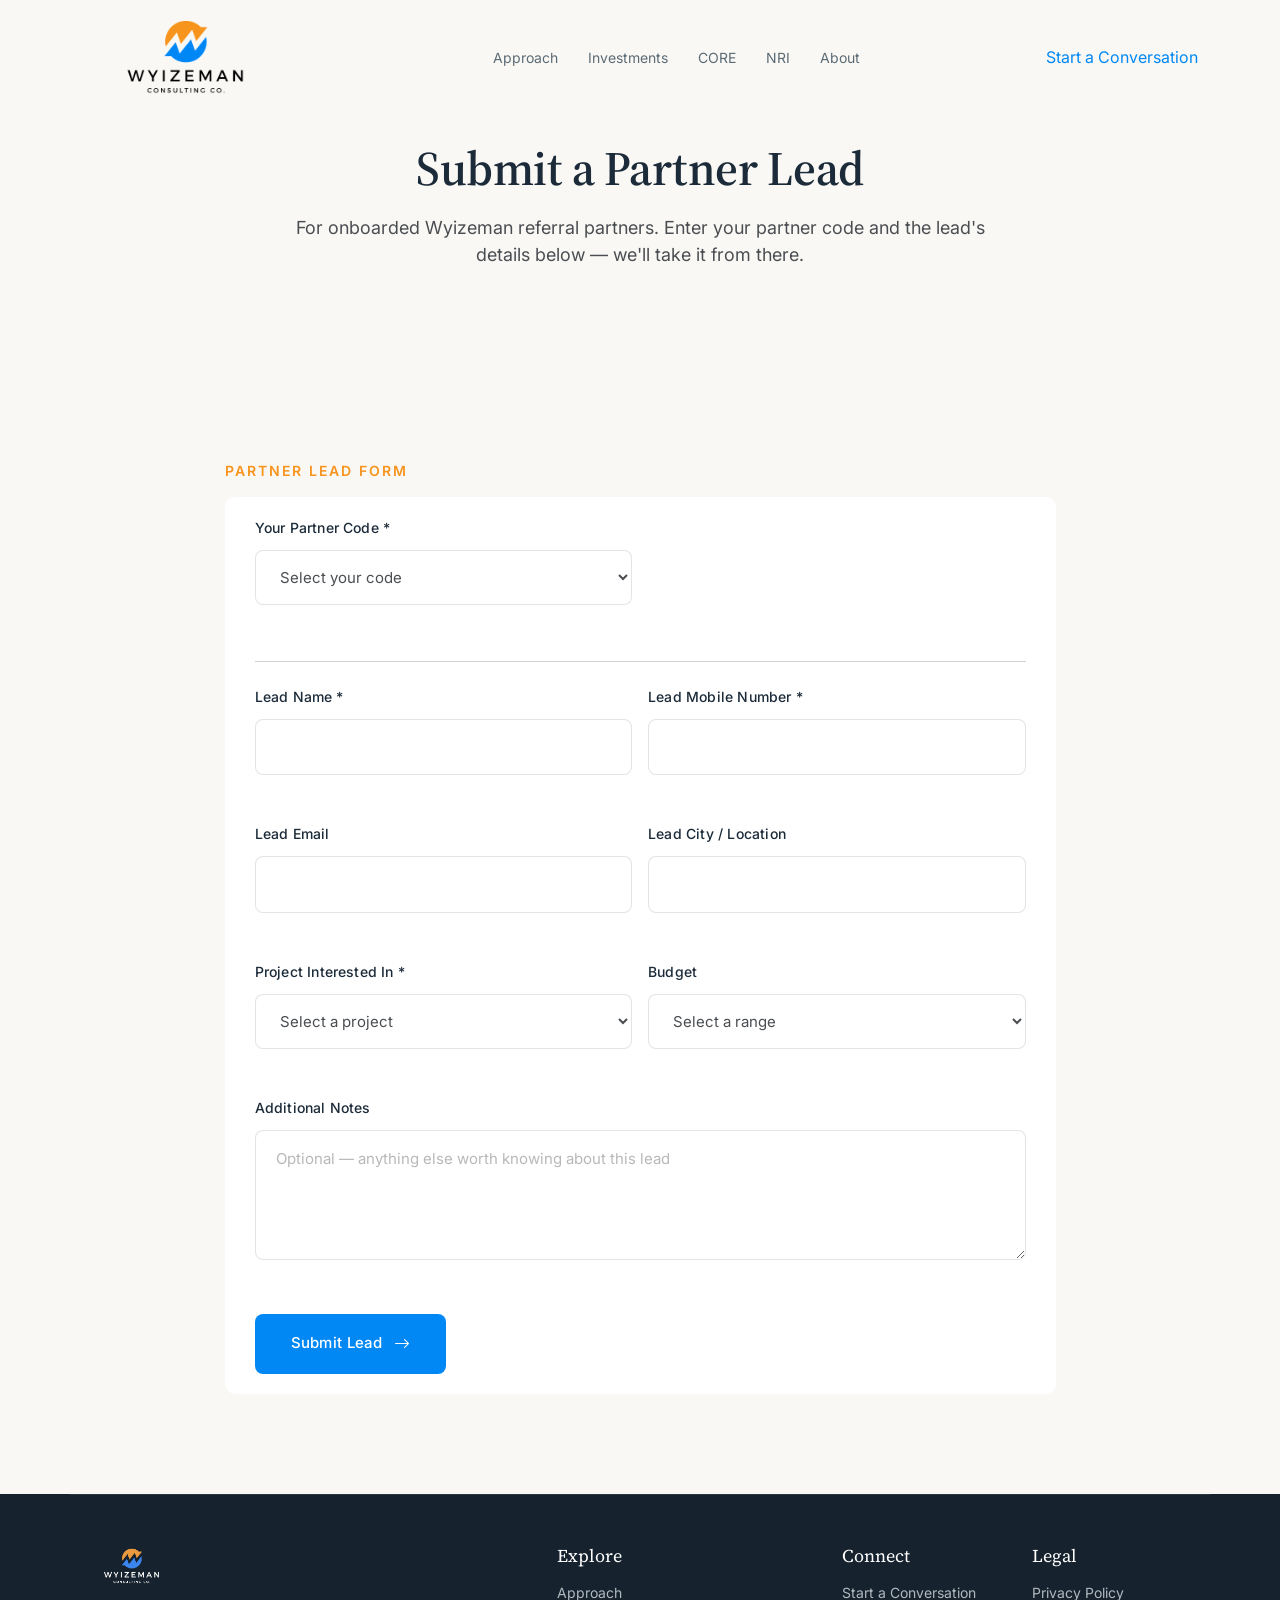
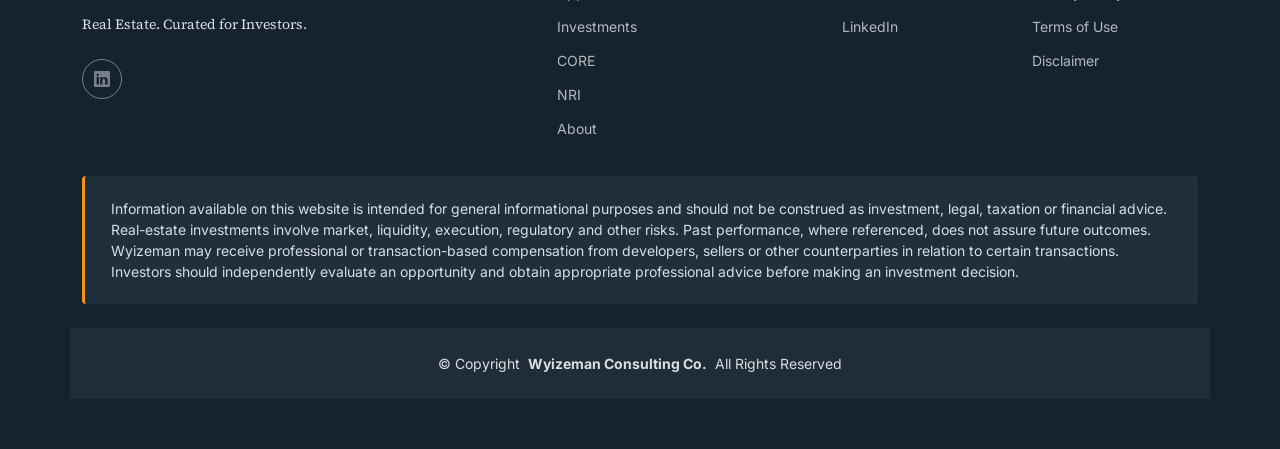
<file: wyizeman-site/partner.html>
<!DOCTYPE html>
<html lang="en">

<head>
  <meta charset="utf-8">
  <meta content="width=device-width, initial-scale=1.0" name="viewport">
  <title>Partner Lead Submission | Wyizeman Consulting Co.</title>
  <meta name="description" content="Submit a lead for your Wyizeman partner code.">
  <meta name="robots" content="noindex, nofollow">
  <link href="https://www.wyizeman.com/partner.html" rel="canonical">

  <link href="assets/img/favicon_files/favicon.ico?v=2" rel="icon">
  <link href="assets/img/favicon_files/favicon-32x32.png?v=2" rel="icon" type="image/png" sizes="32x32">
  <link href="assets/img/favicon_files/favicon-16x16.png?v=2" rel="icon" type="image/png" sizes="16x16">
  <link href="assets/img/favicon_files/apple-touch-icon.png?v=2" rel="apple-touch-icon">
  <link href="assets/img/favicon_files/site.webmanifest?v=2" rel="manifest">

  <link href="https://fonts.googleapis.com" rel="preconnect">
  <link href="https://fonts.gstatic.com" rel="preconnect" crossorigin>
  <link href="https://fonts.googleapis.com/css2?family=Source+Serif+4:opsz,wght@8..60,400;8..60,500;8..60,600;8..60,700&family=Inter:wght@400;500;600;700&display=swap" rel="stylesheet">

  <link href="assets/vendor/bootstrap/css/bootstrap.min.css" rel="stylesheet">
  <link href="assets/vendor/bootstrap-icons/bootstrap-icons.css" rel="stylesheet">
  <link href="assets/vendor/aos/aos.css" rel="stylesheet">
  <link href="assets/vendor/glightbox/css/glightbox.min.css" rel="stylesheet">
  <link href="assets/vendor/swiper/swiper-bundle.min.css" rel="stylesheet">

  <link href="assets/css/main.css" rel="stylesheet">
  <link href="assets/css/custom.css" rel="stylesheet">
</head>

<body>

  <header id="header" class="header d-flex align-items-center fixed-top">
    <div class="container-fluid container-xl position-relative d-flex align-items-center justify-content-between">
      <a href="index.html" class="logo d-flex align-items-center">
        <img src="assets/img/logo/Wyizeman_New_transparent.png" alt="Wyizeman Consulting Co." class="wz-header-logo">
      </a>
      <nav id="navmenu" class="navmenu">
        <ul>
          <li><a href="approach.html">Approach</a></li>
          <li><a href="investments.html">Investments</a></li>
          <li><a href="core.html">CORE</a></li>
          <li><a href="nri.html">NRI</a></li>
          <!-- <li><a href="insights.html">Insights</a></li> -->
          <li><a href="about.html">About</a></li>
        </ul>
        <i class="mobile-nav-toggle d-xl-none bi bi-list"></i>
      </nav>
      <a class="btn-primary d-none d-md-inline-flex" href="contact.html">Start a Conversation</a>
    </div>
  </header>

  <main class="main">

    <section class="page-hero">
      <div class="container" data-aos="fade-up">
        <h1>Submit a Partner Lead</h1>
        <p>For onboarded Wyizeman referral partners. Enter your partner code and the lead's details below — we'll take it from there.</p>
      </div>
    </section>

    <section id="partner-lead" class="contact section">
      <div class="container" data-aos="fade-up">
        <div class="row justify-content-center">
          <div class="col-lg-9">
            <span class="wz-eyebrow">Partner Lead Form</span>
            <div class="form-wrapper" data-aos="zoom-in" data-aos-delay="100">

              <form id="partnerLeadForm" class="php-email-form">
                <input type="text" name="website" style="display:none" tabindex="-1" autocomplete="off">

                <div class="row g-3">
                  <div class="col-md-6">
                    <div class="form-group">
                      <label>Your Partner Code *</label>
                      <select name="partner_code" required>
                        <option value="" selected disabled>Select your code</option>
                        <option>NOI_Z1_138</option>
                        <option>NOI_Z1_155</option>
                        <option>NOI_Z1_179</option>
                        <option>NOI_Z2_106</option>
                        <option>NOI_Z2_110</option>
                        <option>NOI_Z2_114</option>
                        <option>NOI_Z2_124</option>
                        <option>NOI_Z2_133</option>
                        <option>NOI_Z2_151</option>
                        <option>NOI_Z2_161</option>
                        <option>NOI_Z2_194</option>
                        <option>NOI_Z2_198</option>
                        <option>NOI_Z3_132</option>
                        <option>NOI_Z3_141</option>
                        <option>NOI_Z3_184</option>
                        <option>NOI_Z3_186</option>
                        <option>NOI_Z3_187</option>
                        <option>NOI_Z3_192</option>
                        <option>NOI_Z4_108</option>
                        <option>NOI_Z4_113</option>
                        <option>NOI_Z4_119</option>
                        <option>NOI_Z4_134</option>
                        <option>NOI_Z4_135</option>
                        <option>NOI_Z4_153</option>
                        <option>NOI_Z4_182</option>
                      </select>
                    </div>
                  </div>

                  <div class="col-12">
                    <hr class="my-2">
                  </div>

                  <div class="col-md-6">
                    <div class="form-group">
                      <label>Lead Name *</label>
                      <input type="text" name="lead_name" required>
                    </div>
                  </div>
                  <div class="col-md-6">
                    <div class="form-group">
                      <label>Lead Mobile Number *</label>
                      <input type="tel" name="lead_phone" required>
                    </div>
                  </div>
                  <div class="col-md-6">
                    <div class="form-group">
                      <label>Lead Email</label>
                      <input type="email" name="lead_email">
                    </div>
                  </div>
                  <div class="col-md-6">
                    <div class="form-group">
                      <label>Lead City / Location</label>
                      <input type="text" name="lead_city">
                    </div>
                  </div>

                  <div class="col-md-6">
                    <div class="form-group">
                      <label>Project Interested In *</label>
                      <select name="interest" required>
                        <option value="" selected disabled>Select a project</option>
                        <option>Project A</option>
                        <option>Project B</option>
                        <option>Project C</option>
                      </select>
                    </div>
                  </div>
                  <div class="col-md-6">
                    <div class="form-group">
                      <label>Budget</label>
                      <select name="budget">
                        <option value="" selected disabled>Select a range</option>
                        <option>Below ₹1 Crore</option>
                        <option>₹1–2 Crore</option>
                        <option>₹2–3 Crore</option>
                        <option>₹3–5 Crore</option>
                        <option>Above ₹5 Crore</option>
                      </select>
                    </div>
                  </div>

                  <div class="col-12">
                    <div class="form-group">
                      <label for="partnerNotes">Additional Notes</label>
                      <textarea name="notes" id="partnerNotes" rows="4" placeholder="Optional — anything else worth knowing about this lead"></textarea>
                    </div>
                  </div>
                </div>

                <div class="my-3">
                  <div class="loading">Submitting</div>
                  <div class="error-message"></div>
                  <div class="sent-message">Thank you — the lead has been submitted successfully. Our team will follow up, and you'll be credited against your partner code if it converts.</div>
                </div>

                <button type="submit" class="submit-btn">
                  <span>Submit Lead</span>
                  <i class="bi bi-arrow-right"></i>
                </button>

              </form>

            </div>
          </div>
        </div>
      </div>
    </section>

  </main>

  <footer id="footer" class="footer dark-background">
    <div class="container footer-top">
      <div class="row gy-4">
        <div class="col-lg-5 col-md-12 footer-about">
          <a href="index.html" class="logo d-flex align-items-center">
            <img src="assets/img/logo/wyizeman-lockup-inverse-transparent.png" alt="Wyizeman Consulting Co.">
          </a>
          <p>Real Estate. Curated for Investors.</p>
          <div class="social-links d-flex mt-4">
            <a href="https://www.linkedin.com/company/wyizemanconsultingco/" aria-label="LinkedIn" target="_blank" rel="noopener"><i class="bi bi-linkedin"></i></a>
          </div>
        </div>
        <div class="col-lg-3 col-6 footer-links">
          <h4>Explore</h4>
          <ul>
            <li><a href="approach.html">Approach</a></li>
            <li><a href="investments.html">Investments</a></li>
            <li><a href="core.html">CORE</a></li>
            <li><a href="nri.html">NRI</a></li>
            <!-- <li><a href="insights.html">Insights</a></li> -->
            <li><a href="about.html">About</a></li>
          </ul>
        </div>
        <div class="col-lg-2 col-6 footer-links">
          <h4>Connect</h4>
          <ul>
            <li><a href="contact.html">Start a Conversation</a></li>
            <li><a href="https://www.linkedin.com/company/wyizemanconsultingco/" target="_blank" rel="noopener">LinkedIn</a></li>
          </ul>
        </div>
        <div class="col-lg-2 col-12 footer-links">
          <h4>Legal</h4>
          <ul>
            <li><a href="privacy.html">Privacy Policy</a></li>
            <li><a href="terms.html">Terms of Use</a></li>
            <li><a href="legal.html#disclaimer">Disclaimer</a></li>          </ul>
        </div>
      </div>
    </div>
    <div class="container">
      <div class="wz-disclaimer">
        <p class="mb-0">Information available on this website is intended for general informational purposes and should not be construed as investment, legal, taxation or financial advice. Real-estate investments involve market, liquidity, execution, regulatory and other risks. Past performance, where referenced, does not assure future outcomes. Wyizeman may receive professional or transaction-based compensation from developers, sellers or other counterparties in relation to certain transactions. Investors should independently evaluate an opportunity and obtain appropriate professional advice before making an investment decision.</p>
      </div>
    </div>
    <div class="container copyright text-center mt-4">
      <p>© <span>Copyright</span> <strong class="px-1 sitename">Wyizeman Consulting Co.</strong> <span>All Rights Reserved</span></p>
    </div>
  </footer>

  <a href="#" id="scroll-top" class="scroll-top d-flex align-items-center justify-content-center"><i class="bi bi-arrow-up-short"></i></a>
  <div id="preloader"></div>

  <script src="assets/vendor/bootstrap/js/bootstrap.bundle.min.js"></script>
  <script src="assets/vendor/aos/aos.js"></script>
  <script src="assets/vendor/glightbox/js/glightbox.min.js"></script>
  <script src="assets/vendor/purecounter/purecounter_vanilla.js"></script>
  <script src="assets/vendor/imagesloaded/imagesloaded.pkgd.min.js"></script>
  <script src="assets/vendor/isotope-layout/isotope.pkgd.min.js"></script>
  <script src="assets/vendor/swiper/swiper-bundle.min.js"></script>
  <script src="assets/js/main.js"></script>

  <script>
    (function () {
      // Replace with your deployed Apps Script Web App URL (ends in /exec).
      // See partner-lead-apps-script.gs / the setup steps for how to get this.
      var SCRIPT_URL = 'https://script.google.com/macros/s/AKfycbzMJBJMdj-78uiIMjf16fTPORiAuNRKHGXttrIPUZL82cnayrLa6vzIUQ7nLUreH6pj3A/exec';

      var form = document.getElementById('partnerLeadForm');
      if (!form) return;

      var loadingEl = form.querySelector('.loading');
      var errorEl = form.querySelector('.error-message');
      var sentEl = form.querySelector('.sent-message');
      var submitBtn = form.querySelector('.submit-btn');

      form.addEventListener('submit', function (event) {
        event.preventDefault();

        if (SCRIPT_URL.indexOf('PASTE_YOUR') === 0) {
          errorEl.textContent = 'This form is not wired up yet — the Apps Script URL still needs to be set.';
          errorEl.style.display = 'block';
          return;
        }

        loadingEl.style.display = 'block';
        errorEl.style.display = 'none';
        sentEl.style.display = 'none';
        submitBtn.disabled = true;

        // Apps Script Web Apps don't return CORS headers, so the response body
        // can't be read from here. mode: 'no-cors' lets the request go through
        // without the browser blocking it on CORS grounds; if the fetch promise
        // resolves without throwing, the request reached Google, and we treat
        // that as success. A real network failure (offline, DNS, etc.) still
        // throws and is caught below.
        fetch(SCRIPT_URL, {
          method: 'POST',
          mode: 'no-cors',
          body: new FormData(form)
        })
          .then(function () {
            loadingEl.style.display = 'none';
            sentEl.style.display = 'block';
            form.reset();
          })
          .catch(function () {
            loadingEl.style.display = 'none';
            errorEl.textContent = 'Something went wrong while submitting this lead. Please check your connection and try again.';
            errorEl.style.display = 'block';
          })
          .finally(function () {
            submitBtn.disabled = false;
          });
      });
    })();
  </script>

</body>

</html>
</file>
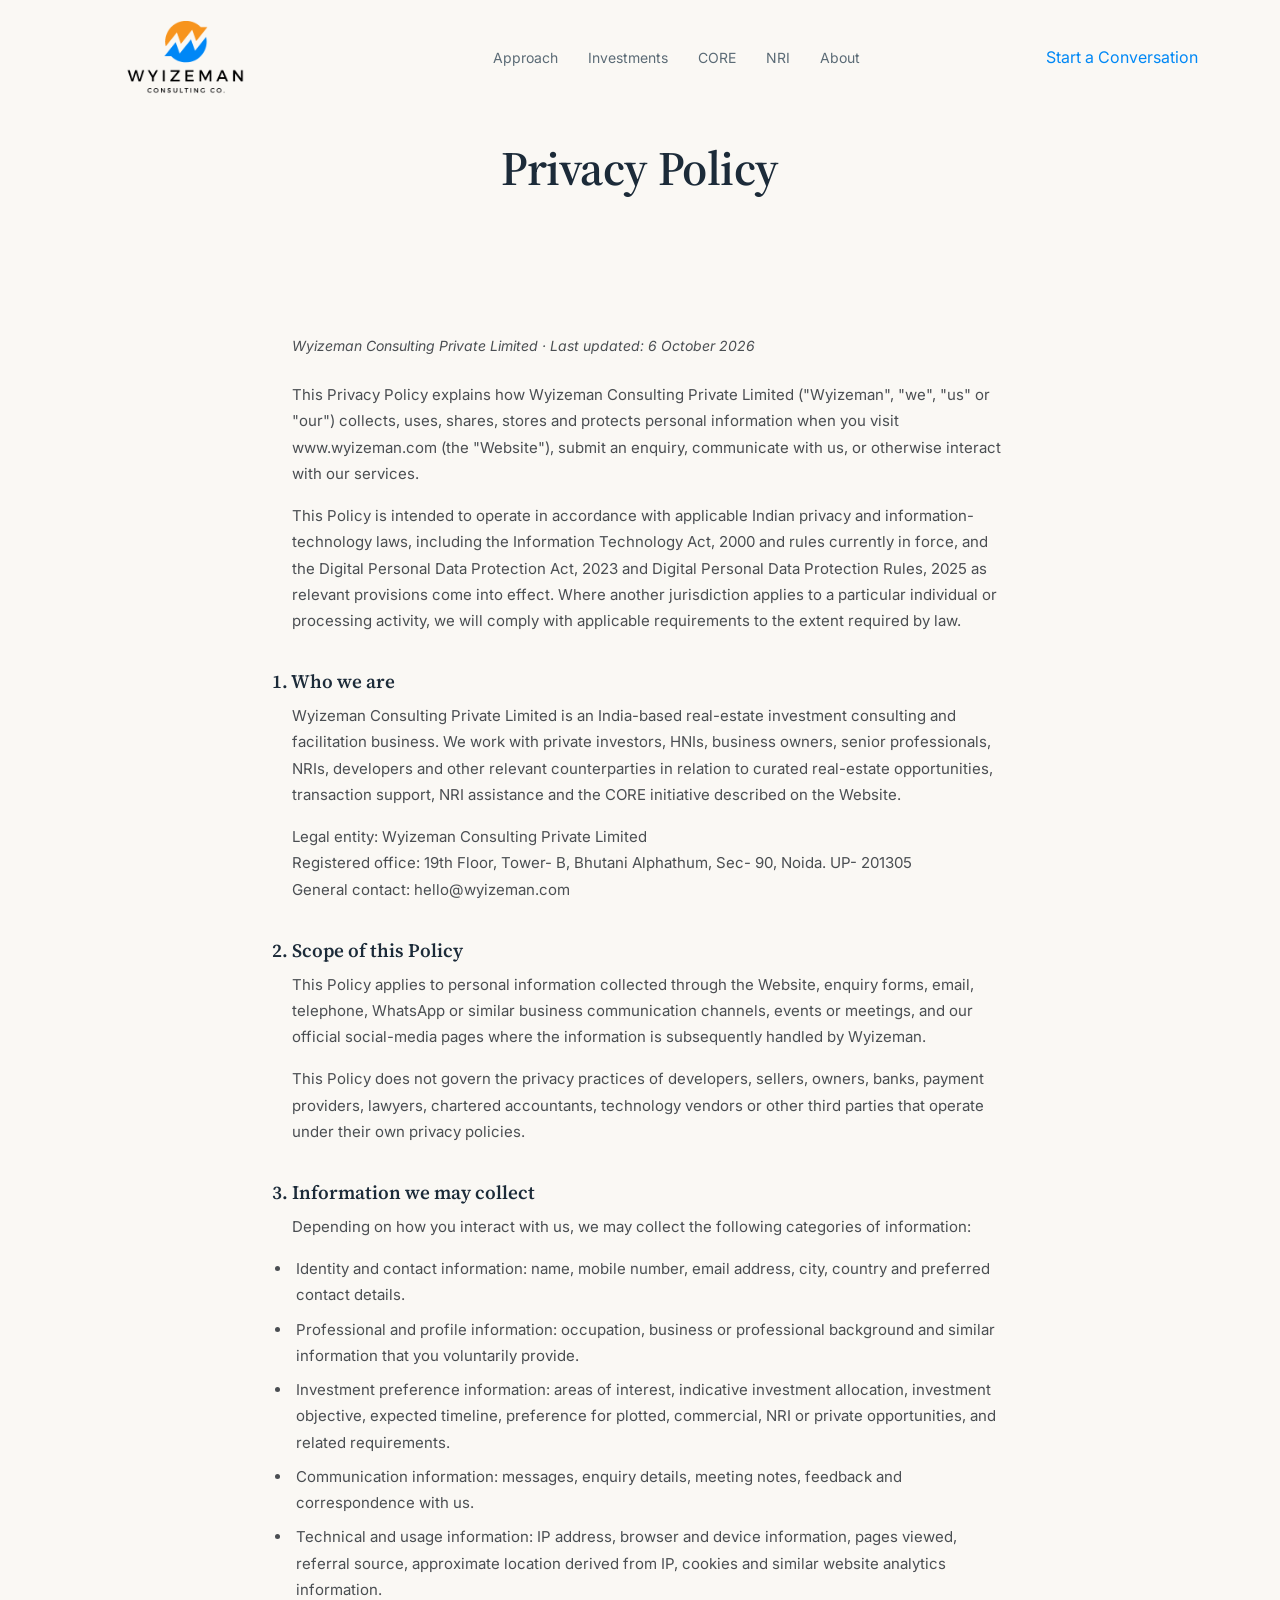
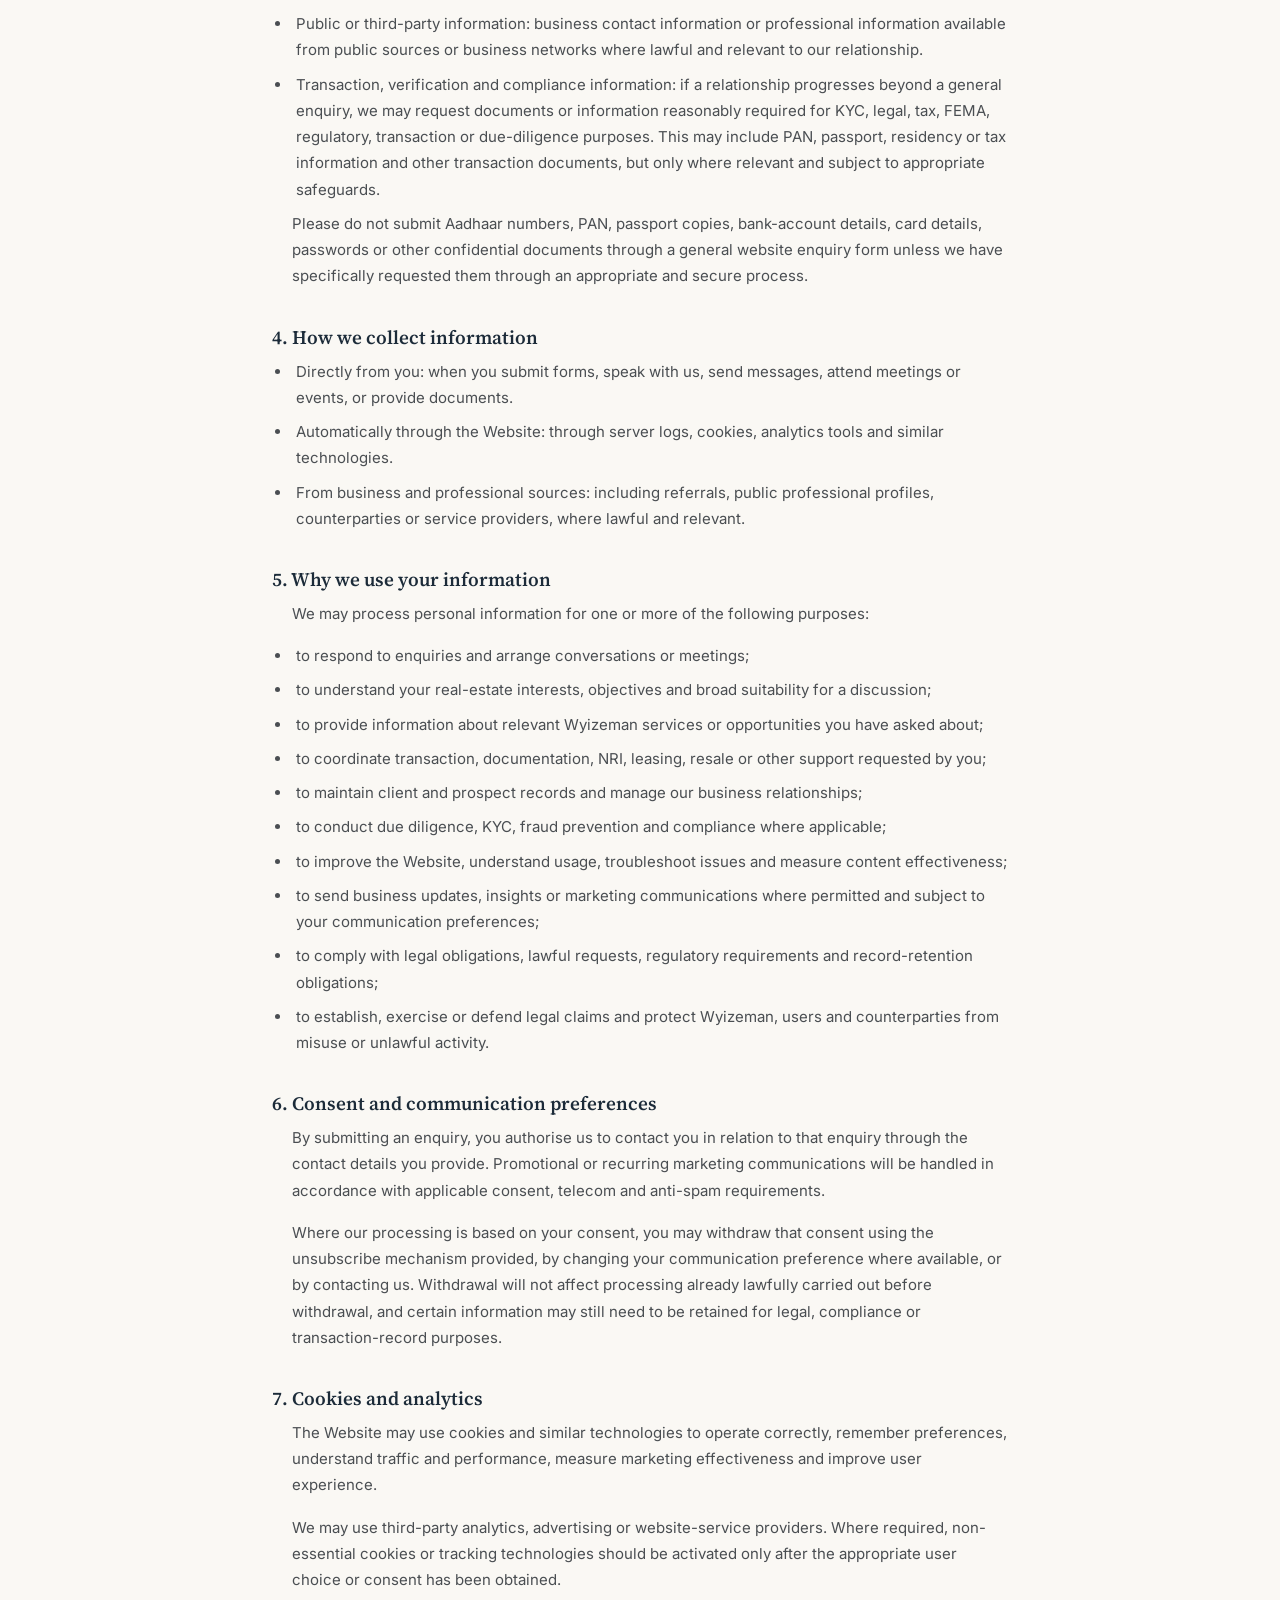
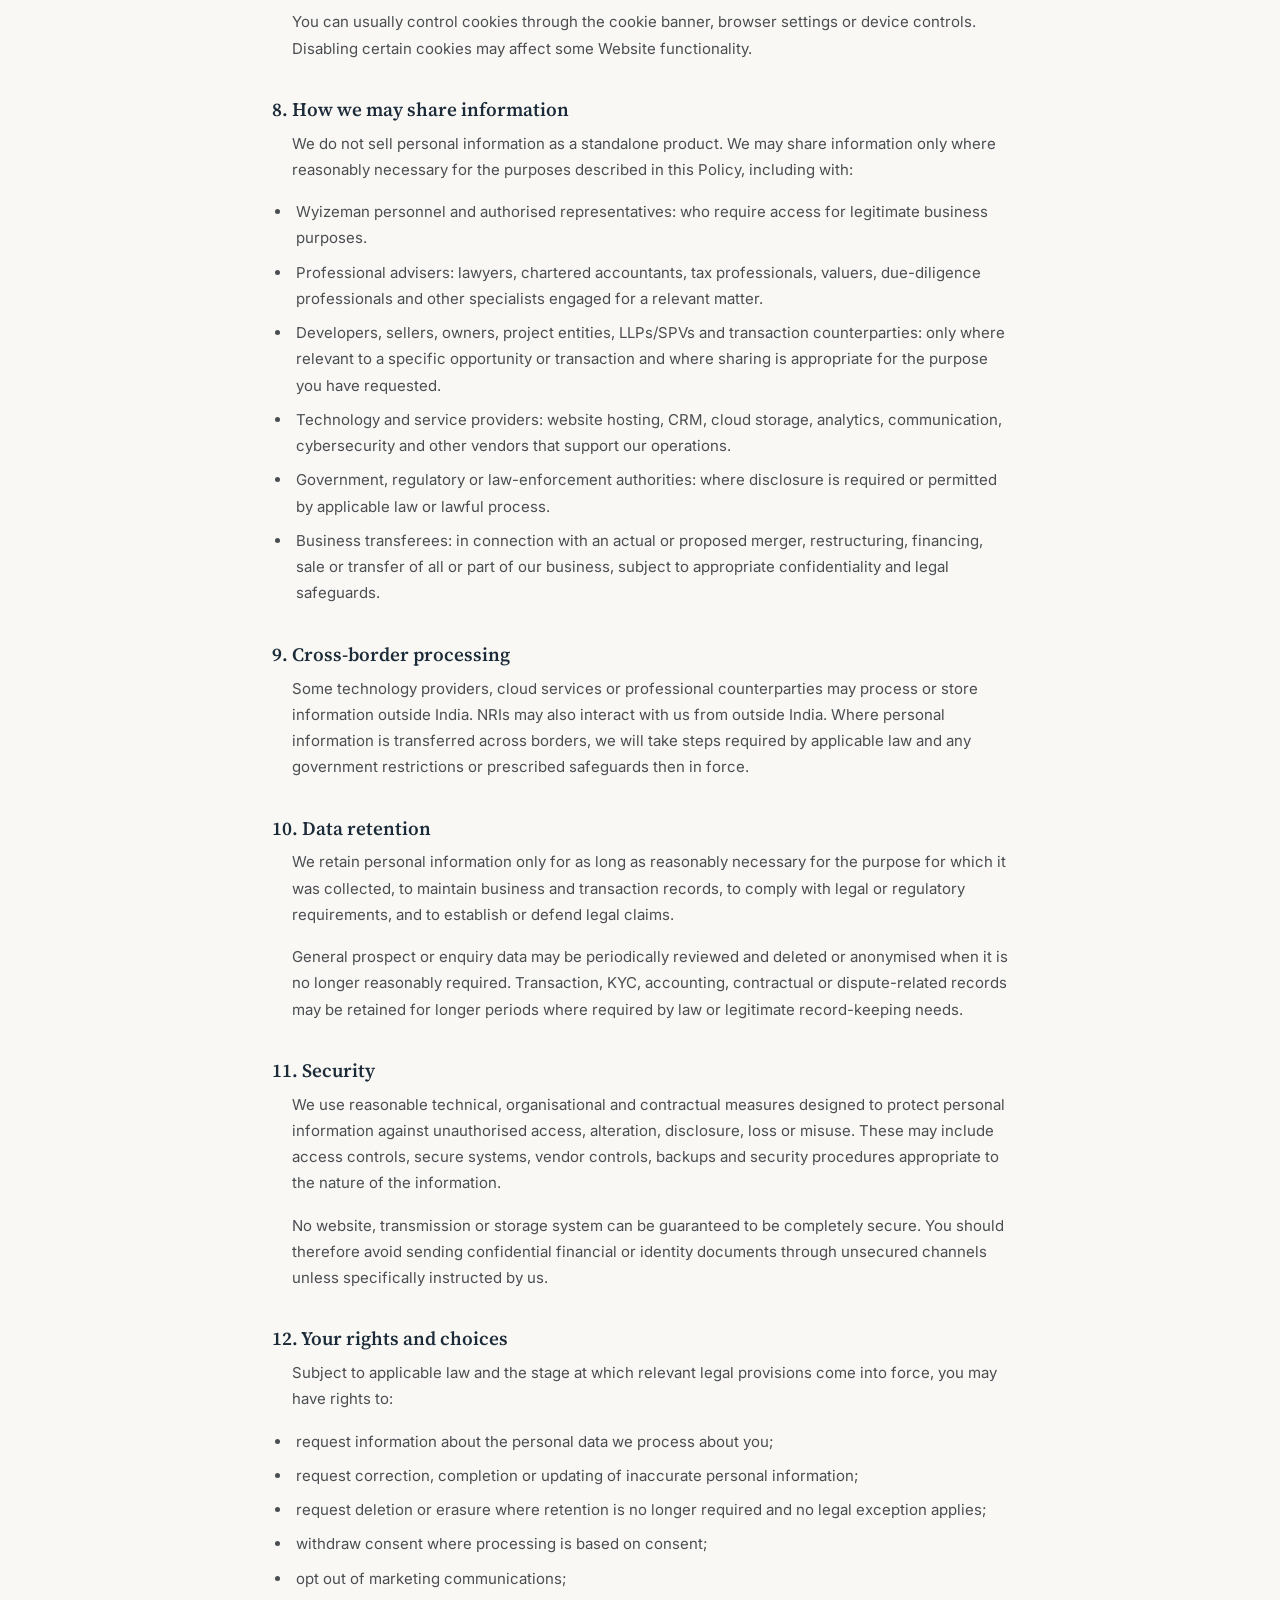
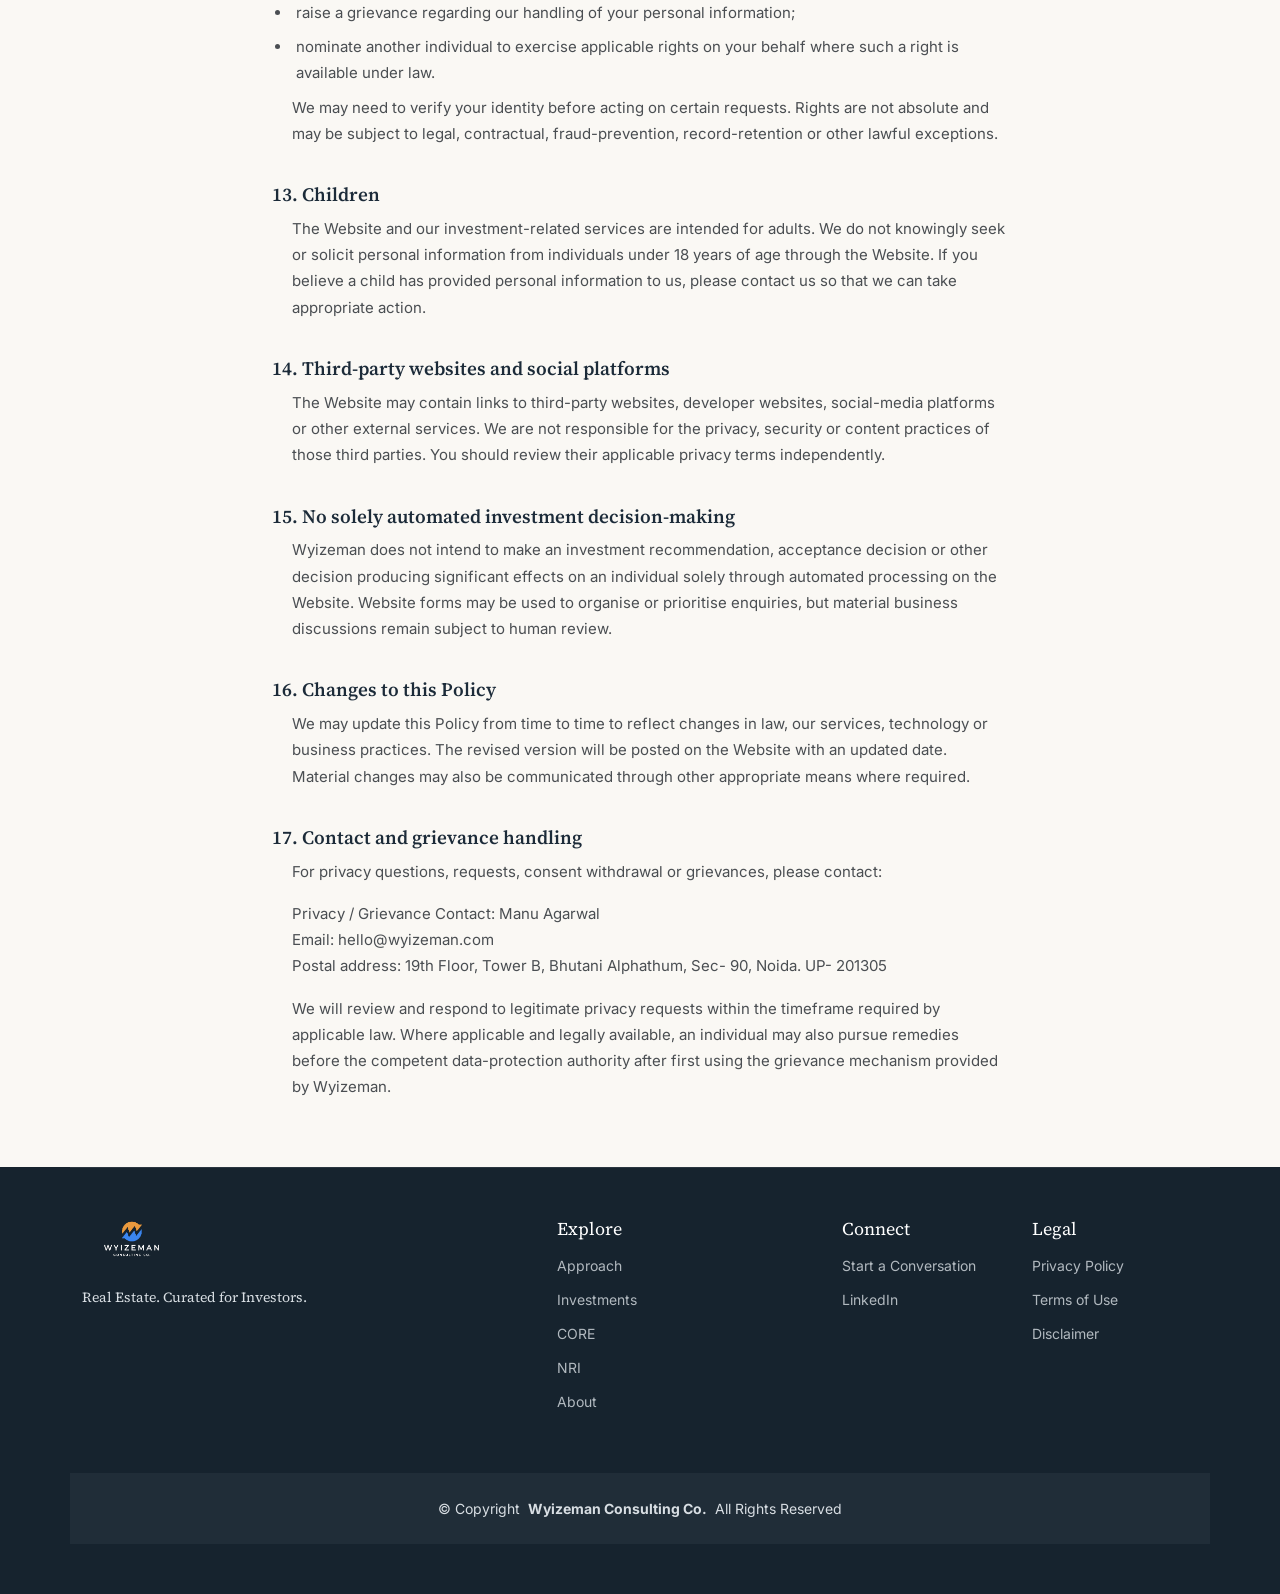
<file: wyizeman-site/privacy.html>
<!DOCTYPE html>
<html lang="en">

<head>
  <meta charset="utf-8">
  <meta content="width=device-width, initial-scale=1.0" name="viewport">
  <title>Privacy Policy | Wyizeman Consulting Co.</title>
  <meta name="description" content="Privacy Policy for Wyizeman Consulting Co.">
  <link href="https://www.wyizeman.com/privacy.html" rel="canonical">

  <meta property="og:type" content="website">
  <meta property="og:title" content="Privacy Policy | Wyizeman Consulting Co.">
  <meta property="og:description" content="Privacy Policy for Wyizeman Consulting Co.">
  <meta property="og:url" content="https://www.wyizeman.com/privacy.html">
  <meta property="og:image" content="https://www.wyizeman.com/assets/img/og-image.png">
  <meta property="og:site_name" content="Wyizeman Consulting Co.">
  <meta name="twitter:card" content="summary_large_image">
  <meta name="twitter:title" content="Privacy Policy | Wyizeman Consulting Co.">
  <meta name="twitter:description" content="Privacy Policy for Wyizeman Consulting Co.">
  <meta name="twitter:image" content="https://www.wyizeman.com/assets/img/og-image.png">

  <link href="assets/img/favicon_files/favicon.ico?v=2" rel="icon">
  <link href="assets/img/favicon_files/favicon-32x32.png?v=2" rel="icon" type="image/png" sizes="32x32">
  <link href="assets/img/favicon_files/favicon-16x16.png?v=2" rel="icon" type="image/png" sizes="16x16">
  <link href="assets/img/favicon_files/apple-touch-icon.png?v=2" rel="apple-touch-icon">
  <link href="assets/img/favicon_files/site.webmanifest?v=2" rel="manifest">

  <link href="https://fonts.googleapis.com" rel="preconnect">
  <link href="https://fonts.gstatic.com" rel="preconnect" crossorigin>
  <link href="https://fonts.googleapis.com/css2?family=Source+Serif+4:opsz,wght@8..60,400;8..60,500;8..60,600;8..60,700&family=Inter:wght@400;500;600;700&display=swap" rel="stylesheet">

  <link href="assets/vendor/bootstrap/css/bootstrap.min.css" rel="stylesheet">
  <link href="assets/vendor/bootstrap-icons/bootstrap-icons.css" rel="stylesheet">
  <link href="assets/vendor/aos/aos.css" rel="stylesheet">

  <link href="assets/css/main.css" rel="stylesheet">
  <link href="assets/css/custom.css" rel="stylesheet">
</head>

<body>

  <header id="header" class="header d-flex align-items-center fixed-top">
    <div class="container-fluid container-xl position-relative d-flex align-items-center justify-content-between">
      <a href="index.html" class="logo d-flex align-items-center">
        <img src="assets/img/logo/Wyizeman_New_transparent.png" alt="Wyizeman Consulting Co." class="wz-header-logo">
      </a>
      <nav id="navmenu" class="navmenu">
        <ul>
          <li><a href="approach.html">Approach</a></li>
          <li><a href="investments.html">Investments</a></li>
          <li><a href="core.html">CORE</a></li>
          <li><a href="nri.html">NRI</a></li>
          <!-- <li><a href="insights.html">Insights</a></li> -->
          <li><a href="about.html">About</a></li>
        </ul>
        <i class="mobile-nav-toggle d-xl-none bi bi-list"></i>
      </nav>
      <a class="btn-primary d-none d-md-inline-flex" href="contact.html">Start a Conversation</a>
    </div>
  </header>

  <main class="main">
    <section class="page-hero">
      <div class="container" data-aos="fade-up">
        <h1>Privacy Policy</h1>
      </div>
    </section>

    <section class="wz-section">
      <div class="container wz-legal-content" data-aos="fade-up">
        <p class="wz-legal-meta">Wyizeman Consulting Private Limited · Last updated: 6 October 2026</p>
        <p>This Privacy Policy explains how Wyizeman Consulting Private Limited ("Wyizeman", "we", "us" or "our") collects, uses, shares, stores and protects personal information when you visit www.wyizeman.com (the "Website"), submit an enquiry, communicate with us, or otherwise interact with our services.</p>
        <p>This Policy is intended to operate in accordance with applicable Indian privacy and information-technology laws, including the Information Technology Act, 2000 and rules currently in force, and the Digital Personal Data Protection Act, 2023 and Digital Personal Data Protection Rules, 2025 as relevant provisions come into effect. Where another jurisdiction applies to a particular individual or processing activity, we will comply with applicable requirements to the extent required by law.</p>

        <h3>1. Who we are</h3>
        <p>Wyizeman Consulting Private Limited is an India-based real-estate investment consulting and facilitation business. We work with private investors, HNIs, business owners, senior professionals, NRIs, developers and other relevant counterparties in relation to curated real-estate opportunities, transaction support, NRI assistance and the CORE initiative described on the Website.</p>
        <p>Legal entity: Wyizeman Consulting Private Limited<br>
        Registered office: 19th Floor, Tower- B, Bhutani Alphathum, Sec- 90, Noida. UP- 201305<br>
        General contact: hello@wyizeman.com</p>

        <h3>2. Scope of this Policy</h3>
        <p>This Policy applies to personal information collected through the Website, enquiry forms, email, telephone, WhatsApp or similar business communication channels, events or meetings, and our official social-media pages where the information is subsequently handled by Wyizeman.</p>
        <p>This Policy does not govern the privacy practices of developers, sellers, owners, banks, payment providers, lawyers, chartered accountants, technology vendors or other third parties that operate under their own privacy policies.</p>

        <h3>3. Information we may collect</h3>
        <p>Depending on how you interact with us, we may collect the following categories of information:</p>
        <ul class="wz-list">
          <li>Identity and contact information: name, mobile number, email address, city, country and preferred contact details.</li>
          <li>Professional and profile information: occupation, business or professional background and similar information that you voluntarily provide.</li>
          <li>Investment preference information: areas of interest, indicative investment allocation, investment objective, expected timeline, preference for plotted, commercial, NRI or private opportunities, and related requirements.</li>
          <li>Communication information: messages, enquiry details, meeting notes, feedback and correspondence with us.</li>
          <li>Technical and usage information: IP address, browser and device information, pages viewed, referral source, approximate location derived from IP, cookies and similar website analytics information.</li>
          <li>Public or third-party information: business contact information or professional information available from public sources or business networks where lawful and relevant to our relationship.</li>
          <li>Transaction, verification and compliance information: if a relationship progresses beyond a general enquiry, we may request documents or information reasonably required for KYC, legal, tax, FEMA, regulatory, transaction or due-diligence purposes. This may include PAN, passport, residency or tax information and other transaction documents, but only where relevant and subject to appropriate safeguards.</li>
        </ul>
        <p>Please do not submit Aadhaar numbers, PAN, passport copies, bank-account details, card details, passwords or other confidential documents through a general website enquiry form unless we have specifically requested them through an appropriate and secure process.</p>

        <h3>4. How we collect information</h3>
        <ul class="wz-list">
          <li>Directly from you: when you submit forms, speak with us, send messages, attend meetings or events, or provide documents.</li>
          <li>Automatically through the Website: through server logs, cookies, analytics tools and similar technologies.</li>
          <li>From business and professional sources: including referrals, public professional profiles, counterparties or service providers, where lawful and relevant.</li>
        </ul>

        <h3>5. Why we use your information</h3>
        <p>We may process personal information for one or more of the following purposes:</p>
        <ul class="wz-list">
          <li>to respond to enquiries and arrange conversations or meetings;</li>
          <li>to understand your real-estate interests, objectives and broad suitability for a discussion;</li>
          <li>to provide information about relevant Wyizeman services or opportunities you have asked about;</li>
          <li>to coordinate transaction, documentation, NRI, leasing, resale or other support requested by you;</li>
          <li>to maintain client and prospect records and manage our business relationships;</li>
          <li>to conduct due diligence, KYC, fraud prevention and compliance where applicable;</li>
          <li>to improve the Website, understand usage, troubleshoot issues and measure content effectiveness;</li>
          <li>to send business updates, insights or marketing communications where permitted and subject to your communication preferences;</li>
          <li>to comply with legal obligations, lawful requests, regulatory requirements and record-retention obligations;</li>
          <li>to establish, exercise or defend legal claims and protect Wyizeman, users and counterparties from misuse or unlawful activity.</li>
        </ul>

        <h3>6. Consent and communication preferences</h3>
        <p>By submitting an enquiry, you authorise us to contact you in relation to that enquiry through the contact details you provide. Promotional or recurring marketing communications will be handled in accordance with applicable consent, telecom and anti-spam requirements.</p>
        <p>Where our processing is based on your consent, you may withdraw that consent using the unsubscribe mechanism provided, by changing your communication preference where available, or by contacting us. Withdrawal will not affect processing already lawfully carried out before withdrawal, and certain information may still need to be retained for legal, compliance or transaction-record purposes.</p>

        <h3>7. Cookies and analytics</h3>
        <p>The Website may use cookies and similar technologies to operate correctly, remember preferences, understand traffic and performance, measure marketing effectiveness and improve user experience.</p>
        <p>We may use third-party analytics, advertising or website-service providers. Where required, non-essential cookies or tracking technologies should be activated only after the appropriate user choice or consent has been obtained.</p>
        <p>You can usually control cookies through the cookie banner, browser settings or device controls. Disabling certain cookies may affect some Website functionality.</p>

        <h3>8. How we may share information</h3>
        <p>We do not sell personal information as a standalone product. We may share information only where reasonably necessary for the purposes described in this Policy, including with:</p>
        <ul class="wz-list">
          <li>Wyizeman personnel and authorised representatives: who require access for legitimate business purposes.</li>
          <li>Professional advisers: lawyers, chartered accountants, tax professionals, valuers, due-diligence professionals and other specialists engaged for a relevant matter.</li>
          <li>Developers, sellers, owners, project entities, LLPs/SPVs and transaction counterparties: only where relevant to a specific opportunity or transaction and where sharing is appropriate for the purpose you have requested.</li>
          <li>Technology and service providers: website hosting, CRM, cloud storage, analytics, communication, cybersecurity and other vendors that support our operations.</li>
          <li>Government, regulatory or law-enforcement authorities: where disclosure is required or permitted by applicable law or lawful process.</li>
          <li>Business transferees: in connection with an actual or proposed merger, restructuring, financing, sale or transfer of all or part of our business, subject to appropriate confidentiality and legal safeguards.</li>
        </ul>

        <h3>9. Cross-border processing</h3>
        <p>Some technology providers, cloud services or professional counterparties may process or store information outside India. NRIs may also interact with us from outside India. Where personal information is transferred across borders, we will take steps required by applicable law and any government restrictions or prescribed safeguards then in force.</p>

        <h3>10. Data retention</h3>
        <p>We retain personal information only for as long as reasonably necessary for the purpose for which it was collected, to maintain business and transaction records, to comply with legal or regulatory requirements, and to establish or defend legal claims.</p>
        <p>General prospect or enquiry data may be periodically reviewed and deleted or anonymised when it is no longer reasonably required. Transaction, KYC, accounting, contractual or dispute-related records may be retained for longer periods where required by law or legitimate record-keeping needs.</p>

        <h3>11. Security</h3>
        <p>We use reasonable technical, organisational and contractual measures designed to protect personal information against unauthorised access, alteration, disclosure, loss or misuse. These may include access controls, secure systems, vendor controls, backups and security procedures appropriate to the nature of the information.</p>
        <p>No website, transmission or storage system can be guaranteed to be completely secure. You should therefore avoid sending confidential financial or identity documents through unsecured channels unless specifically instructed by us.</p>

        <h3>12. Your rights and choices</h3>
        <p>Subject to applicable law and the stage at which relevant legal provisions come into force, you may have rights to:</p>
        <ul class="wz-list">
          <li>request information about the personal data we process about you;</li>
          <li>request correction, completion or updating of inaccurate personal information;</li>
          <li>request deletion or erasure where retention is no longer required and no legal exception applies;</li>
          <li>withdraw consent where processing is based on consent;</li>
          <li>opt out of marketing communications;</li>
          <li>raise a grievance regarding our handling of your personal information;</li>
          <li>nominate another individual to exercise applicable rights on your behalf where such a right is available under law.</li>
        </ul>
        <p>We may need to verify your identity before acting on certain requests. Rights are not absolute and may be subject to legal, contractual, fraud-prevention, record-retention or other lawful exceptions.</p>

        <h3>13. Children</h3>
        <p>The Website and our investment-related services are intended for adults. We do not knowingly seek or solicit personal information from individuals under 18 years of age through the Website. If you believe a child has provided personal information to us, please contact us so that we can take appropriate action.</p>

        <h3>14. Third-party websites and social platforms</h3>
        <p>The Website may contain links to third-party websites, developer websites, social-media platforms or other external services. We are not responsible for the privacy, security or content practices of those third parties. You should review their applicable privacy terms independently.</p>

        <h3>15. No solely automated investment decision-making</h3>
        <p>Wyizeman does not intend to make an investment recommendation, acceptance decision or other decision producing significant effects on an individual solely through automated processing on the Website. Website forms may be used to organise or prioritise enquiries, but material business discussions remain subject to human review.</p>

        <h3>16. Changes to this Policy</h3>
        <p>We may update this Policy from time to time to reflect changes in law, our services, technology or business practices. The revised version will be posted on the Website with an updated date. Material changes may also be communicated through other appropriate means where required.</p>

        <h3>17. Contact and grievance handling</h3>
        <p>For privacy questions, requests, consent withdrawal or grievances, please contact:</p>
        <p>Privacy / Grievance Contact: Manu Agarwal<br>
        Email: hello@wyizeman.com<br>
        Postal address: 19th Floor, Tower B, Bhutani Alphathum, Sec- 90, Noida. UP- 201305</p>
        <p>We will review and respond to legitimate privacy requests within the timeframe required by applicable law. Where applicable and legally available, an individual may also pursue remedies before the competent data-protection authority after first using the grievance mechanism provided by Wyizeman.</p>
      </div>
    </section>
  </main>

  <footer id="footer" class="footer dark-background">
    <div class="container footer-top">
      <div class="row gy-4">
        <div class="col-lg-5 col-md-12 footer-about">
          <a href="index.html" class="logo d-flex align-items-center">
            <img src="assets/img/logo/wyizeman-lockup-inverse-transparent.png" alt="Wyizeman Consulting Co.">
          </a>
          <p>Real Estate. Curated for Investors.</p>
        </div>
        <div class="col-lg-3 col-6 footer-links">
          <h4>Explore</h4>
          <ul>
            <li><a href="approach.html">Approach</a></li>
            <li><a href="investments.html">Investments</a></li>
            <li><a href="core.html">CORE</a></li>
            <li><a href="nri.html">NRI</a></li>
            <!-- <li><a href="insights.html">Insights</a></li> -->
            <li><a href="about.html">About</a></li>
          </ul>
        </div>
        <div class="col-lg-2 col-6 footer-links">
          <h4>Connect</h4>
          <ul>
            <li><a href="contact.html">Start a Conversation</a></li>
            <li><a href="https://www.linkedin.com/company/wyizemanconsultingco/" target="_blank" rel="noopener">LinkedIn</a></li>
          </ul>
        </div>
        <div class="col-lg-2 col-12 footer-links">
          <h4>Legal</h4>
          <ul>
            <li><a href="privacy.html">Privacy Policy</a></li>
            <li><a href="terms.html">Terms of Use</a></li>
            <li><a href="legal.html#disclaimer">Disclaimer</a></li>          </ul>
        </div>
      </div>
    </div>
    <div class="container copyright text-center mt-4">
      <p>© <span>Copyright</span> <strong class="px-1 sitename">Wyizeman Consulting Co.</strong> <span>All Rights Reserved</span></p>
    </div>
  </footer>

  <a href="#" id="scroll-top" class="scroll-top d-flex align-items-center justify-content-center"><i class="bi bi-arrow-up-short"></i></a>
  <div id="preloader"></div>

  <script src="assets/vendor/bootstrap/js/bootstrap.bundle.min.js"></script>
  <script src="assets/vendor/aos/aos.js"></script>
  <script src="assets/js/main.js"></script>

</body>

</html>
</file>
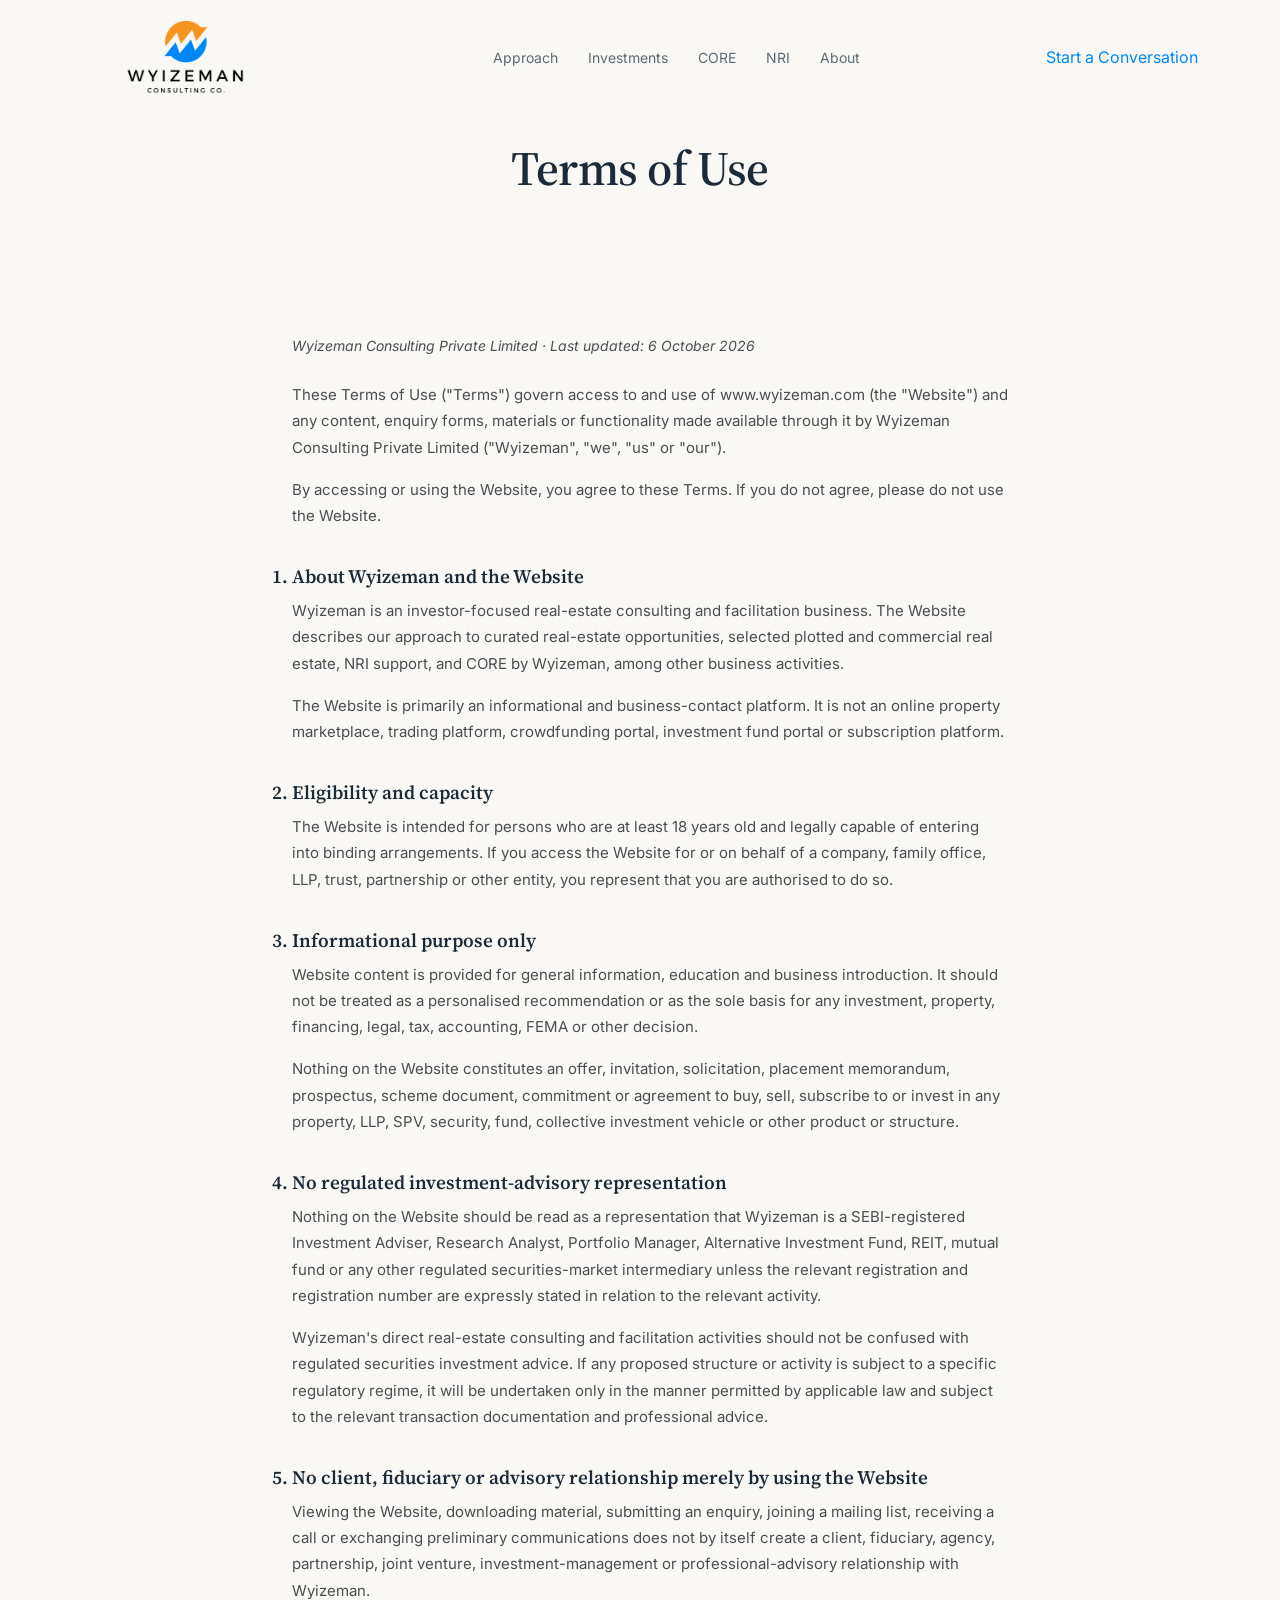
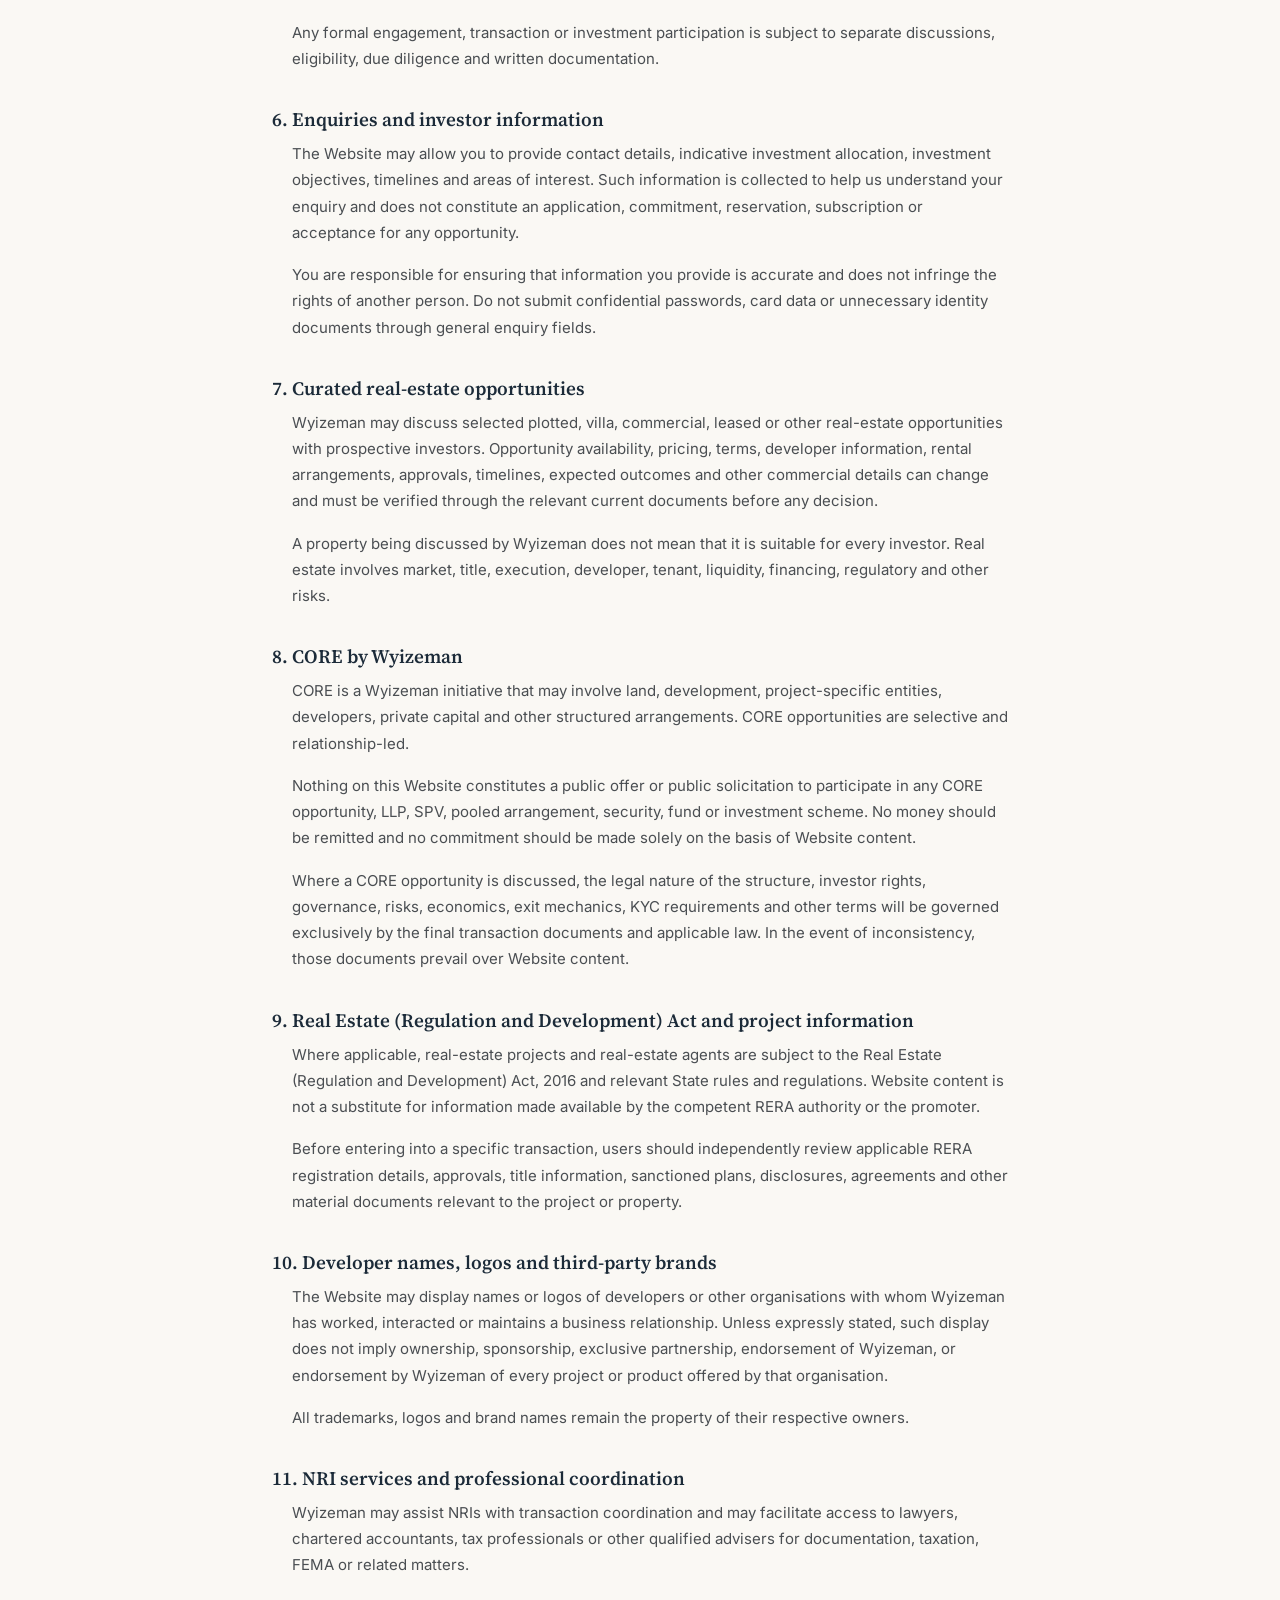
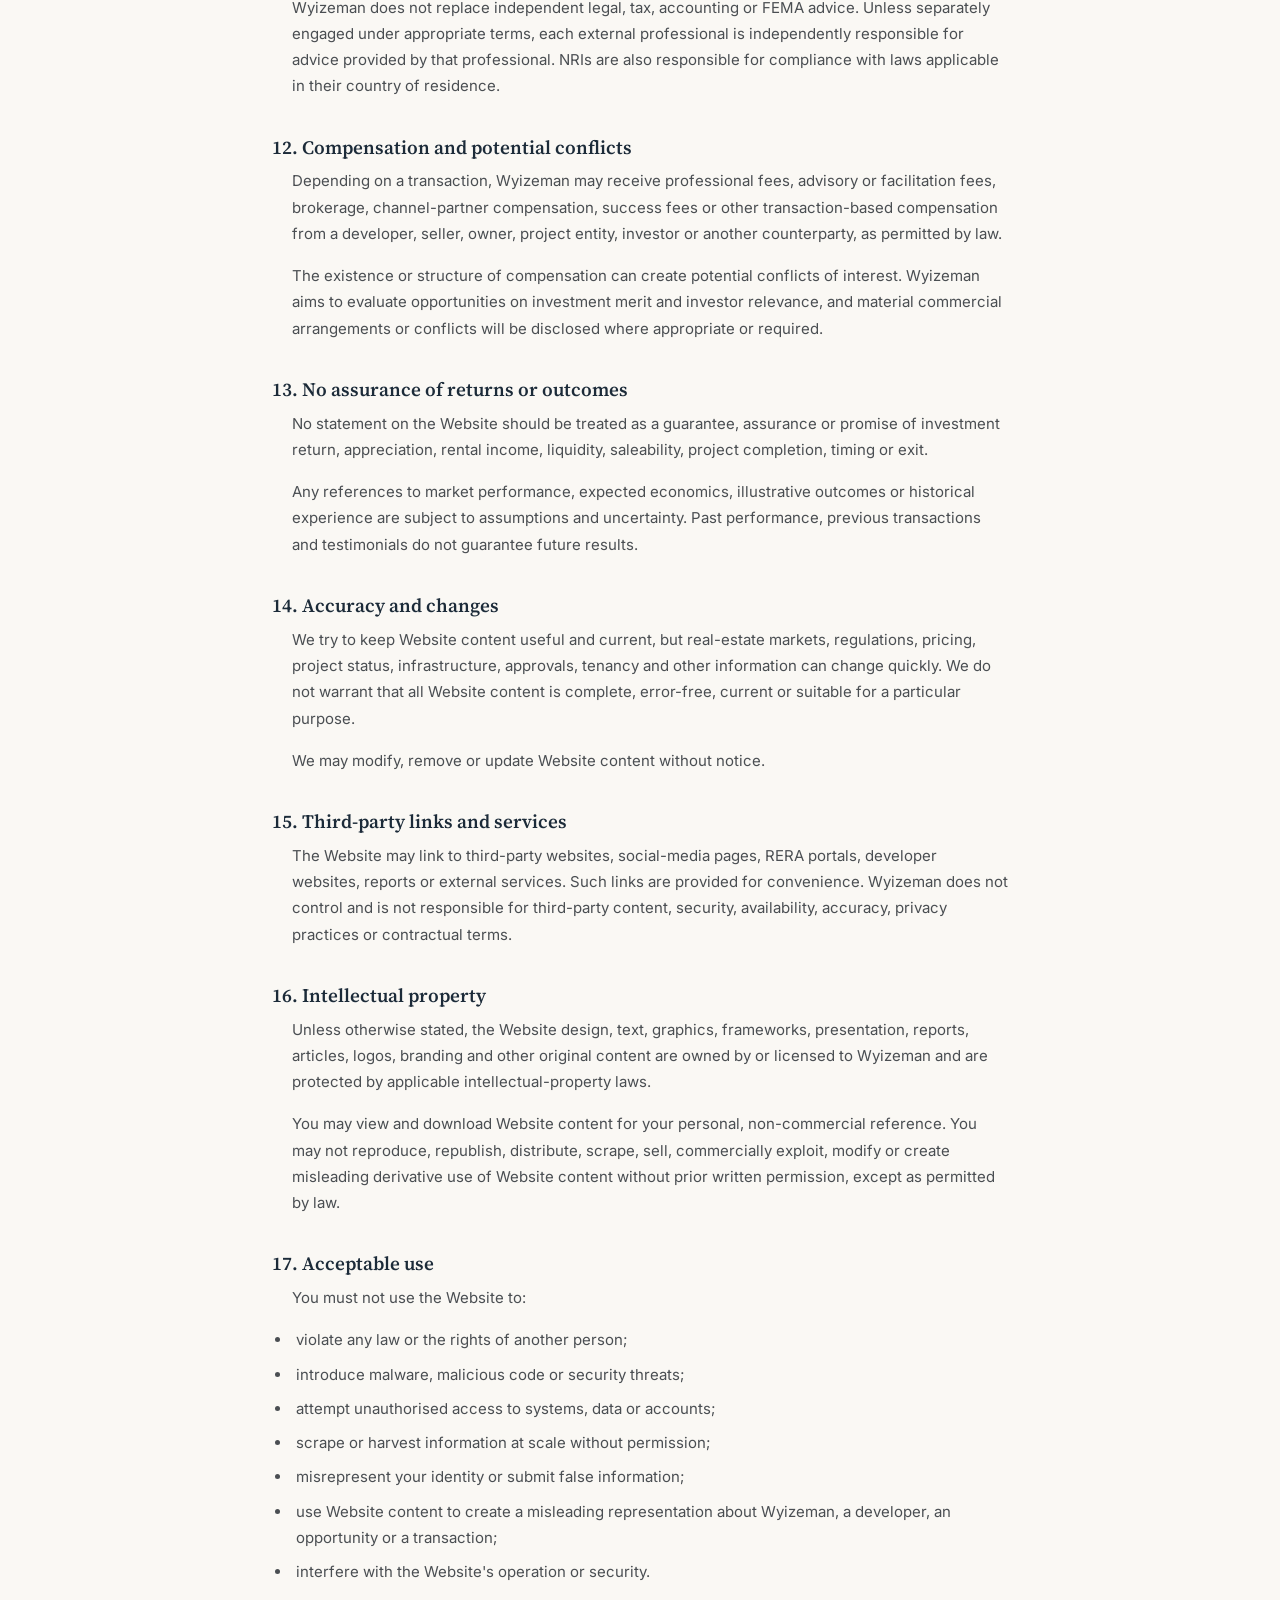
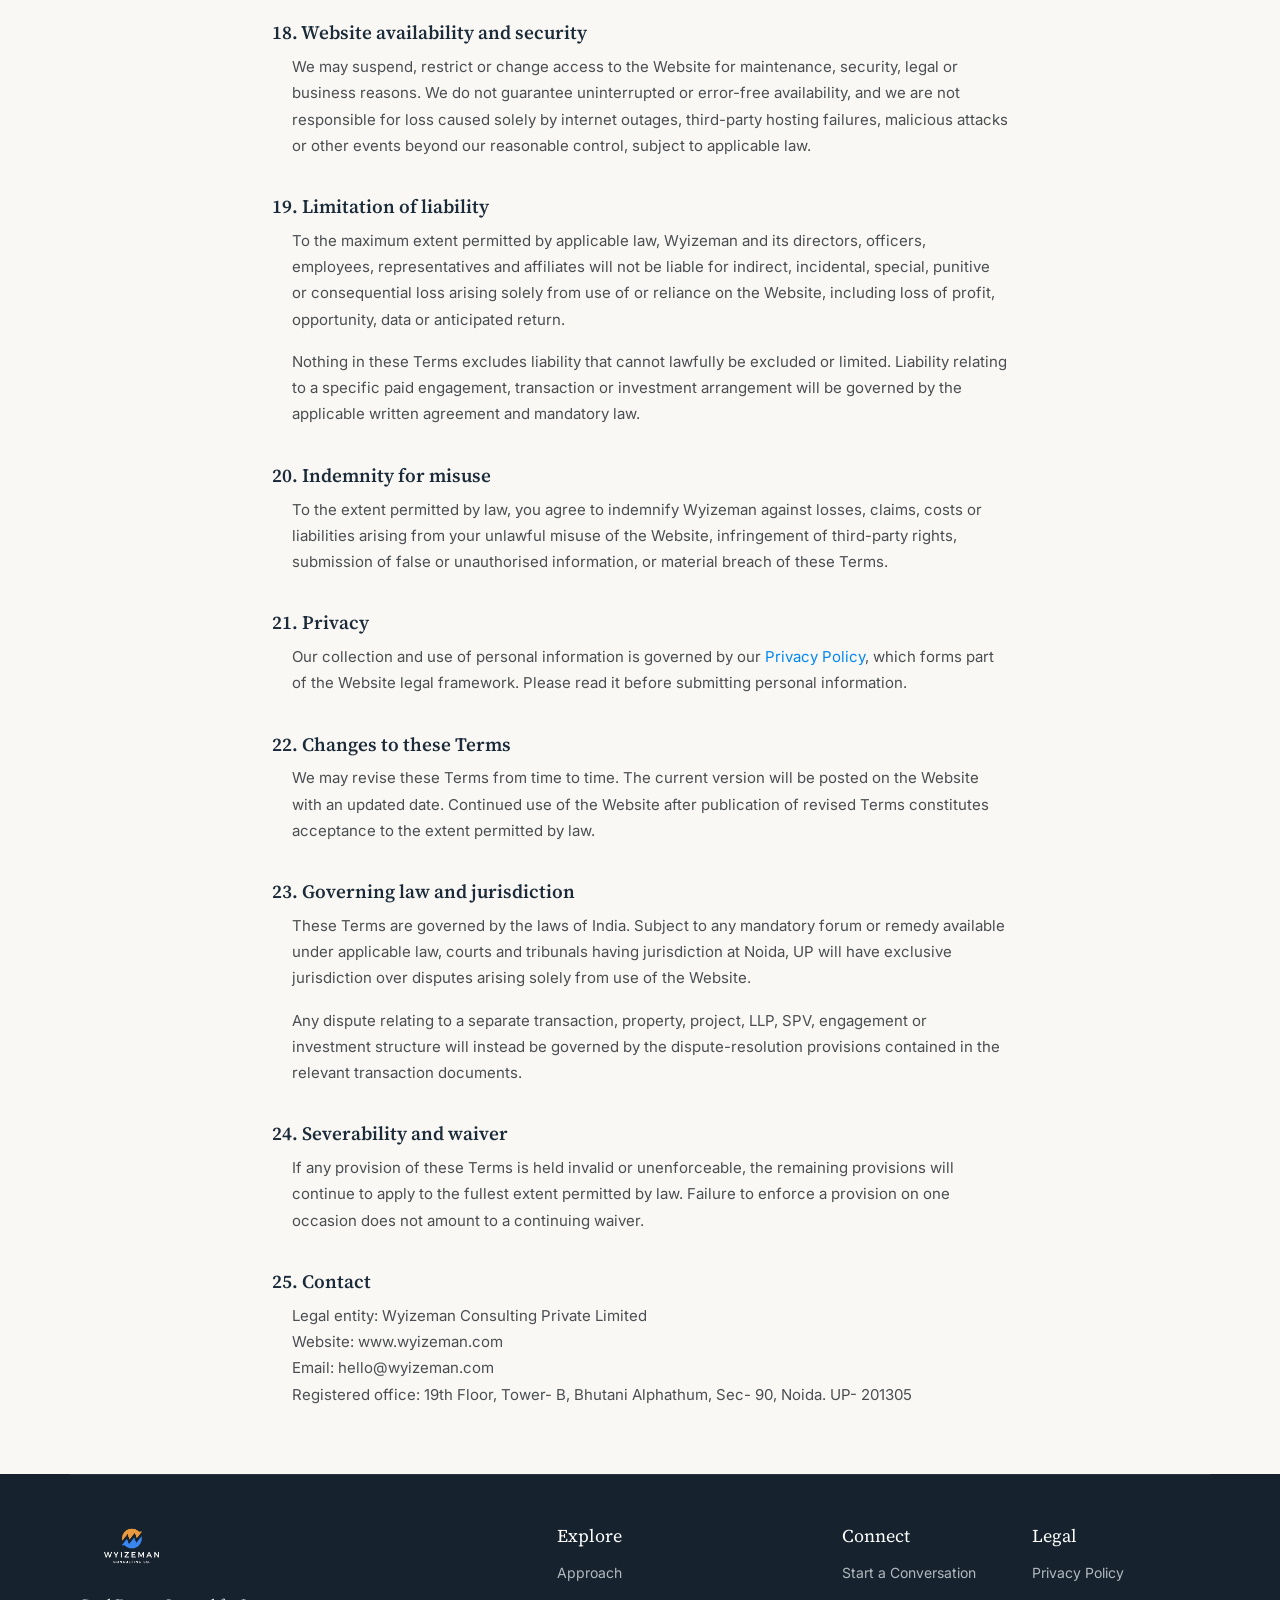
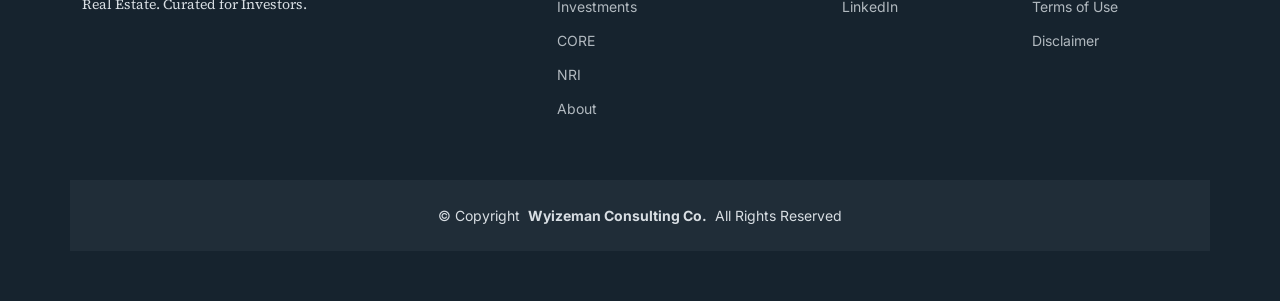
<file: wyizeman-site/terms.html>
<!DOCTYPE html>
<html lang="en">

<head>
  <meta charset="utf-8">
  <meta content="width=device-width, initial-scale=1.0" name="viewport">
  <title>Terms of Use | Wyizeman Consulting Co.</title>
  <meta name="description" content="Terms of Use for Wyizeman Consulting Co.">
  <link href="https://www.wyizeman.com/terms.html" rel="canonical">

  <meta property="og:type" content="website">
  <meta property="og:title" content="Terms of Use | Wyizeman Consulting Co.">
  <meta property="og:description" content="Terms of Use for Wyizeman Consulting Co.">
  <meta property="og:url" content="https://www.wyizeman.com/terms.html">
  <meta property="og:image" content="https://www.wyizeman.com/assets/img/og-image.png">
  <meta property="og:site_name" content="Wyizeman Consulting Co.">
  <meta name="twitter:card" content="summary_large_image">
  <meta name="twitter:title" content="Terms of Use | Wyizeman Consulting Co.">
  <meta name="twitter:description" content="Terms of Use for Wyizeman Consulting Co.">
  <meta name="twitter:image" content="https://www.wyizeman.com/assets/img/og-image.png">

  <link href="assets/img/favicon_files/favicon.ico?v=2" rel="icon">
  <link href="assets/img/favicon_files/favicon-32x32.png?v=2" rel="icon" type="image/png" sizes="32x32">
  <link href="assets/img/favicon_files/favicon-16x16.png?v=2" rel="icon" type="image/png" sizes="16x16">
  <link href="assets/img/favicon_files/apple-touch-icon.png?v=2" rel="apple-touch-icon">
  <link href="assets/img/favicon_files/site.webmanifest?v=2" rel="manifest">

  <link href="https://fonts.googleapis.com" rel="preconnect">
  <link href="https://fonts.gstatic.com" rel="preconnect" crossorigin>
  <link href="https://fonts.googleapis.com/css2?family=Source+Serif+4:opsz,wght@8..60,400;8..60,500;8..60,600;8..60,700&family=Inter:wght@400;500;600;700&display=swap" rel="stylesheet">

  <link href="assets/vendor/bootstrap/css/bootstrap.min.css" rel="stylesheet">
  <link href="assets/vendor/bootstrap-icons/bootstrap-icons.css" rel="stylesheet">
  <link href="assets/vendor/aos/aos.css" rel="stylesheet">

  <link href="assets/css/main.css" rel="stylesheet">
  <link href="assets/css/custom.css" rel="stylesheet">
</head>

<body>

  <header id="header" class="header d-flex align-items-center fixed-top">
    <div class="container-fluid container-xl position-relative d-flex align-items-center justify-content-between">
      <a href="index.html" class="logo d-flex align-items-center">
        <img src="assets/img/logo/Wyizeman_New_transparent.png" alt="Wyizeman Consulting Co." class="wz-header-logo">
      </a>
      <nav id="navmenu" class="navmenu">
        <ul>
          <li><a href="approach.html">Approach</a></li>
          <li><a href="investments.html">Investments</a></li>
          <li><a href="core.html">CORE</a></li>
          <li><a href="nri.html">NRI</a></li>
          <!-- <li><a href="insights.html">Insights</a></li> -->
          <li><a href="about.html">About</a></li>
        </ul>
        <i class="mobile-nav-toggle d-xl-none bi bi-list"></i>
      </nav>
      <a class="btn-primary d-none d-md-inline-flex" href="contact.html">Start a Conversation</a>
    </div>
  </header>

  <main class="main">
    <section class="page-hero">
      <div class="container" data-aos="fade-up">
        <h1>Terms of Use</h1>
      </div>
    </section>

    <section class="wz-section">
      <div class="container wz-legal-content" data-aos="fade-up">
        <p class="wz-legal-meta">Wyizeman Consulting Private Limited · Last updated: 6 October 2026</p>
        <p>These Terms of Use ("Terms") govern access to and use of www.wyizeman.com (the "Website") and any content, enquiry forms, materials or functionality made available through it by Wyizeman Consulting Private Limited ("Wyizeman", "we", "us" or "our").</p>
        <p>By accessing or using the Website, you agree to these Terms. If you do not agree, please do not use the Website.</p>

        <h3>1. About Wyizeman and the Website</h3>
        <p>Wyizeman is an investor-focused real-estate consulting and facilitation business. The Website describes our approach to curated real-estate opportunities, selected plotted and commercial real estate, NRI support, and CORE by Wyizeman, among other business activities.</p>
        <p>The Website is primarily an informational and business-contact platform. It is not an online property marketplace, trading platform, crowdfunding portal, investment fund portal or subscription platform.</p>

        <h3>2. Eligibility and capacity</h3>
        <p>The Website is intended for persons who are at least 18 years old and legally capable of entering into binding arrangements. If you access the Website for or on behalf of a company, family office, LLP, trust, partnership or other entity, you represent that you are authorised to do so.</p>

        <h3>3. Informational purpose only</h3>
        <p>Website content is provided for general information, education and business introduction. It should not be treated as a personalised recommendation or as the sole basis for any investment, property, financing, legal, tax, accounting, FEMA or other decision.</p>
        <p>Nothing on the Website constitutes an offer, invitation, solicitation, placement memorandum, prospectus, scheme document, commitment or agreement to buy, sell, subscribe to or invest in any property, LLP, SPV, security, fund, collective investment vehicle or other product or structure.</p>

        <h3>4. No regulated investment-advisory representation</h3>
        <p>Nothing on the Website should be read as a representation that Wyizeman is a SEBI-registered Investment Adviser, Research Analyst, Portfolio Manager, Alternative Investment Fund, REIT, mutual fund or any other regulated securities-market intermediary unless the relevant registration and registration number are expressly stated in relation to the relevant activity.</p>
        <p>Wyizeman's direct real-estate consulting and facilitation activities should not be confused with regulated securities investment advice. If any proposed structure or activity is subject to a specific regulatory regime, it will be undertaken only in the manner permitted by applicable law and subject to the relevant transaction documentation and professional advice.</p>

        <h3>5. No client, fiduciary or advisory relationship merely by using the Website</h3>
        <p>Viewing the Website, downloading material, submitting an enquiry, joining a mailing list, receiving a call or exchanging preliminary communications does not by itself create a client, fiduciary, agency, partnership, joint venture, investment-management or professional-advisory relationship with Wyizeman.</p>
        <p>Any formal engagement, transaction or investment participation is subject to separate discussions, eligibility, due diligence and written documentation.</p>

        <h3>6. Enquiries and investor information</h3>
        <p>The Website may allow you to provide contact details, indicative investment allocation, investment objectives, timelines and areas of interest. Such information is collected to help us understand your enquiry and does not constitute an application, commitment, reservation, subscription or acceptance for any opportunity.</p>
        <p>You are responsible for ensuring that information you provide is accurate and does not infringe the rights of another person. Do not submit confidential passwords, card data or unnecessary identity documents through general enquiry fields.</p>

        <h3>7. Curated real-estate opportunities</h3>
        <p>Wyizeman may discuss selected plotted, villa, commercial, leased or other real-estate opportunities with prospective investors. Opportunity availability, pricing, terms, developer information, rental arrangements, approvals, timelines, expected outcomes and other commercial details can change and must be verified through the relevant current documents before any decision.</p>
        <p>A property being discussed by Wyizeman does not mean that it is suitable for every investor. Real estate involves market, title, execution, developer, tenant, liquidity, financing, regulatory and other risks.</p>

        <h3>8. CORE by Wyizeman</h3>
        <p>CORE is a Wyizeman initiative that may involve land, development, project-specific entities, developers, private capital and other structured arrangements. CORE opportunities are selective and relationship-led.</p>
        <p>Nothing on this Website constitutes a public offer or public solicitation to participate in any CORE opportunity, LLP, SPV, pooled arrangement, security, fund or investment scheme. No money should be remitted and no commitment should be made solely on the basis of Website content.</p>
        <p>Where a CORE opportunity is discussed, the legal nature of the structure, investor rights, governance, risks, economics, exit mechanics, KYC requirements and other terms will be governed exclusively by the final transaction documents and applicable law. In the event of inconsistency, those documents prevail over Website content.</p>

        <h3>9. Real Estate (Regulation and Development) Act and project information</h3>
        <p>Where applicable, real-estate projects and real-estate agents are subject to the Real Estate (Regulation and Development) Act, 2016 and relevant State rules and regulations. Website content is not a substitute for information made available by the competent RERA authority or the promoter.</p>
        <p>Before entering into a specific transaction, users should independently review applicable RERA registration details, approvals, title information, sanctioned plans, disclosures, agreements and other material documents relevant to the project or property.</p>

        <h3>10. Developer names, logos and third-party brands</h3>
        <p>The Website may display names or logos of developers or other organisations with whom Wyizeman has worked, interacted or maintains a business relationship. Unless expressly stated, such display does not imply ownership, sponsorship, exclusive partnership, endorsement of Wyizeman, or endorsement by Wyizeman of every project or product offered by that organisation.</p>
        <p>All trademarks, logos and brand names remain the property of their respective owners.</p>

        <h3>11. NRI services and professional coordination</h3>
        <p>Wyizeman may assist NRIs with transaction coordination and may facilitate access to lawyers, chartered accountants, tax professionals or other qualified advisers for documentation, taxation, FEMA or related matters.</p>
        <p>Wyizeman does not replace independent legal, tax, accounting or FEMA advice. Unless separately engaged under appropriate terms, each external professional is independently responsible for advice provided by that professional. NRIs are also responsible for compliance with laws applicable in their country of residence.</p>

        <h3>12. Compensation and potential conflicts</h3>
        <p>Depending on a transaction, Wyizeman may receive professional fees, advisory or facilitation fees, brokerage, channel-partner compensation, success fees or other transaction-based compensation from a developer, seller, owner, project entity, investor or another counterparty, as permitted by law.</p>
        <p>The existence or structure of compensation can create potential conflicts of interest. Wyizeman aims to evaluate opportunities on investment merit and investor relevance, and material commercial arrangements or conflicts will be disclosed where appropriate or required.</p>

        <h3>13. No assurance of returns or outcomes</h3>
        <p>No statement on the Website should be treated as a guarantee, assurance or promise of investment return, appreciation, rental income, liquidity, saleability, project completion, timing or exit.</p>
        <p>Any references to market performance, expected economics, illustrative outcomes or historical experience are subject to assumptions and uncertainty. Past performance, previous transactions and testimonials do not guarantee future results.</p>

        <h3>14. Accuracy and changes</h3>
        <p>We try to keep Website content useful and current, but real-estate markets, regulations, pricing, project status, infrastructure, approvals, tenancy and other information can change quickly. We do not warrant that all Website content is complete, error-free, current or suitable for a particular purpose.</p>
        <p>We may modify, remove or update Website content without notice.</p>

        <h3>15. Third-party links and services</h3>
        <p>The Website may link to third-party websites, social-media pages, RERA portals, developer websites, reports or external services. Such links are provided for convenience. Wyizeman does not control and is not responsible for third-party content, security, availability, accuracy, privacy practices or contractual terms.</p>

        <h3>16. Intellectual property</h3>
        <p>Unless otherwise stated, the Website design, text, graphics, frameworks, presentation, reports, articles, logos, branding and other original content are owned by or licensed to Wyizeman and are protected by applicable intellectual-property laws.</p>
        <p>You may view and download Website content for your personal, non-commercial reference. You may not reproduce, republish, distribute, scrape, sell, commercially exploit, modify or create misleading derivative use of Website content without prior written permission, except as permitted by law.</p>

        <h3>17. Acceptable use</h3>
        <p>You must not use the Website to:</p>
        <ul class="wz-list">
          <li>violate any law or the rights of another person;</li>
          <li>introduce malware, malicious code or security threats;</li>
          <li>attempt unauthorised access to systems, data or accounts;</li>
          <li>scrape or harvest information at scale without permission;</li>
          <li>misrepresent your identity or submit false information;</li>
          <li>use Website content to create a misleading representation about Wyizeman, a developer, an opportunity or a transaction;</li>
          <li>interfere with the Website's operation or security.</li>
        </ul>

        <h3>18. Website availability and security</h3>
        <p>We may suspend, restrict or change access to the Website for maintenance, security, legal or business reasons. We do not guarantee uninterrupted or error-free availability, and we are not responsible for loss caused solely by internet outages, third-party hosting failures, malicious attacks or other events beyond our reasonable control, subject to applicable law.</p>

        <h3>19. Limitation of liability</h3>
        <p>To the maximum extent permitted by applicable law, Wyizeman and its directors, officers, employees, representatives and affiliates will not be liable for indirect, incidental, special, punitive or consequential loss arising solely from use of or reliance on the Website, including loss of profit, opportunity, data or anticipated return.</p>
        <p>Nothing in these Terms excludes liability that cannot lawfully be excluded or limited. Liability relating to a specific paid engagement, transaction or investment arrangement will be governed by the applicable written agreement and mandatory law.</p>

        <h3>20. Indemnity for misuse</h3>
        <p>To the extent permitted by law, you agree to indemnify Wyizeman against losses, claims, costs or liabilities arising from your unlawful misuse of the Website, infringement of third-party rights, submission of false or unauthorised information, or material breach of these Terms.</p>

        <h3>21. Privacy</h3>
        <p>Our collection and use of personal information is governed by our <a href="privacy.html">Privacy Policy</a>, which forms part of the Website legal framework. Please read it before submitting personal information.</p>

        <h3>22. Changes to these Terms</h3>
        <p>We may revise these Terms from time to time. The current version will be posted on the Website with an updated date. Continued use of the Website after publication of revised Terms constitutes acceptance to the extent permitted by law.</p>

        <h3>23. Governing law and jurisdiction</h3>
        <p>These Terms are governed by the laws of India. Subject to any mandatory forum or remedy available under applicable law, courts and tribunals having jurisdiction at Noida, UP will have exclusive jurisdiction over disputes arising solely from use of the Website.</p>
        <p>Any dispute relating to a separate transaction, property, project, LLP, SPV, engagement or investment structure will instead be governed by the dispute-resolution provisions contained in the relevant transaction documents.</p>

        <h3>24. Severability and waiver</h3>
        <p>If any provision of these Terms is held invalid or unenforceable, the remaining provisions will continue to apply to the fullest extent permitted by law. Failure to enforce a provision on one occasion does not amount to a continuing waiver.</p>

        <h3>25. Contact</h3>
        <p>Legal entity: Wyizeman Consulting Private Limited<br>
        Website: www.wyizeman.com<br>
        Email: hello@wyizeman.com<br>
        Registered office: 19th Floor, Tower- B, Bhutani Alphathum, Sec- 90, Noida. UP- 201305</p>
      </div>
    </section>
  </main>

  <footer id="footer" class="footer dark-background">
    <div class="container footer-top">
      <div class="row gy-4">
        <div class="col-lg-5 col-md-12 footer-about">
          <a href="index.html" class="logo d-flex align-items-center">
            <img src="assets/img/logo/wyizeman-lockup-inverse-transparent.png" alt="Wyizeman Consulting Co.">
          </a>
          <p>Real Estate. Curated for Investors.</p>
        </div>
        <div class="col-lg-3 col-6 footer-links">
          <h4>Explore</h4>
          <ul>
            <li><a href="approach.html">Approach</a></li>
            <li><a href="investments.html">Investments</a></li>
            <li><a href="core.html">CORE</a></li>
            <li><a href="nri.html">NRI</a></li>
            <!-- <li><a href="insights.html">Insights</a></li> -->
            <li><a href="about.html">About</a></li>
          </ul>
        </div>
        <div class="col-lg-2 col-6 footer-links">
          <h4>Connect</h4>
          <ul>
            <li><a href="contact.html">Start a Conversation</a></li>
            <li><a href="https://www.linkedin.com/company/wyizemanconsultingco/" target="_blank" rel="noopener">LinkedIn</a></li>
          </ul>
        </div>
        <div class="col-lg-2 col-12 footer-links">
          <h4>Legal</h4>
          <ul>
            <li><a href="privacy.html">Privacy Policy</a></li>
            <li><a href="terms.html">Terms of Use</a></li>
            <li><a href="legal.html#disclaimer">Disclaimer</a></li>          </ul>
        </div>
      </div>
    </div>
    <div class="container copyright text-center mt-4">
      <p>© <span>Copyright</span> <strong class="px-1 sitename">Wyizeman Consulting Co.</strong> <span>All Rights Reserved</span></p>
    </div>
  </footer>

  <a href="#" id="scroll-top" class="scroll-top d-flex align-items-center justify-content-center"><i class="bi bi-arrow-up-short"></i></a>
  <div id="preloader"></div>

  <script src="assets/vendor/bootstrap/js/bootstrap.bundle.min.js"></script>
  <script src="assets/vendor/aos/aos.js"></script>
  <script src="assets/js/main.js"></script>

</body>

</html>
</file>
<file: wyizeman-site/assets/css/custom.css>
/*--------------------------------------------------------------
# Wyizeman brand overrides — layered on top of Axis's main.css
# Real brand colors, confirmed by the client from the logo file:
# Wyizeman Blue #0188F5, Wyizeman Orange #F7941E.
---------------------------------------------------------------*/

:root {
  --default-font: "Inter", system-ui, -apple-system, "Segoe UI", Roboto, "Helvetica Neue", Arial, sans-serif;
  --heading-font: "Source Serif 4", Georgia, serif;
  --nav-font: "Inter", system-ui, sans-serif;
}

:root {
  --background-color: #FAF8F4;      /* warm off-white */
  --default-color: #4A4E52;         /* charcoal body text */
  --heading-color: #1C2B39;         /* deep charcoal-navy */
  --accent-color: #0188F5;          /* Wyizeman Blue */
  --surface-color: #ffffff;
  --contrast-color: #ffffff;
  --wz-orange: #F7941E;             /* Wyizeman Orange — sparing use only */
}

:root {
  --nav-color: #5B6B76;
  --nav-hover-color: #0188F5;
  --nav-mobile-background-color: #ffffff;
  --nav-dropdown-background-color: #ffffff;
  --nav-dropdown-color: #4A4E52;
  --nav-dropdown-hover-color: #0188F5;
}

.dark-background {
  --background-color: #16232E;
  --default-color: #D8DEE3;
  --heading-color: #ffffff;
  --accent-color: #F7941E;
  --surface-color: #1F2F3B;
  --contrast-color: #ffffff;
}

h1, h2, h3, h4, h5, h6 {
  font-family: var(--heading-font);
  font-weight: 600;
}

/*--------------------------------------------------------------
# Shared components used across the new Wyizeman pages
---------------------------------------------------------------*/

/* Numbered eyebrow used in "what we evaluate" / step lists */
.wz-number {
  display: inline-block;
  font-family: var(--heading-font);
  color: var(--wz-orange);
  font-weight: 600;
  margin-right: 0.4em;
}

/* Page hero used on interior pages (Approach, Investments, CORE, NRI, About, Insights, Contact, 404) */
.page-hero {
  padding: 140px 0 70px;
  background-color: var(--background-color);
  text-align: center;
}

.page-hero h1 {
  font-size: 42px;
  color: var(--heading-color);
  margin-bottom: 16px;
}

.page-hero p {
  max-width: 720px;
  margin: 0 auto;
  font-size: 18px;
  color: var(--default-color);
}

@media (max-width: 575px) {
  .page-hero { padding: 110px 0 50px; }
  .page-hero h1 { font-size: 30px; }
}

/* Generic content section spacing (used instead of Axis's default section title block on inner pages) */
.wz-section { padding: 50px 0; }

@media (max-width: 575px) {
  .wz-section { padding: 36px 0; }
}
.wz-section h2 { color: var(--heading-color); margin-bottom: 18px; }
.wz-section .lead-text { font-size: 18px; color: var(--default-color); max-width: 760px; }

/* Simple bordered card used for evaluation criteria, principles, risk lists, process steps */
.wz-card {
  background: var(--surface-color);
  border: 1px solid rgba(28, 43, 57, 0.08);
  border-radius: 6px;
  padding: 28px;
  height: 100%;
}

.wz-card h3, .wz-card h4 {
  color: var(--heading-color);
  font-size: 20px;
  margin-bottom: 10px;
}

.wz-card p { margin-bottom: 0; color: var(--default-color); }

/* Simple checklist bullets (used for FEMA/documentation/etc lists) */
.wz-list {
  list-style: none;
  padding: 0;
  margin: 0;
}

.wz-list li {
  position: relative;
  padding-left: 28px;
  margin-bottom: 12px;
  color: var(--default-color);
}

.wz-list li::before {
  content: "\f26e"; /* bootstrap-icons check2 */
  font-family: "bootstrap-icons";
  position: absolute;
  left: 0;
  top: 1px;
  color: var(--accent-color);
}

/* Process step layout (CORE page) */
.wz-process {
  display: grid;
  grid-template-columns: repeat(3, 1fr);
  gap: 24px;
}

@media (max-width: 767px) {
  .wz-process { grid-template-columns: 1fr; }
}

/* Disclaimer / legal callout box */
.wz-disclaimer {
  background: var(--surface-color);
  border-left: 3px solid var(--wz-orange);
  padding: 22px 26px;
  border-radius: 4px;
  font-size: 14px;
  color: var(--default-color);
}

.wz-disclaimer h4 {
  font-size: 15px;
  text-transform: uppercase;
  letter-spacing: 0.06em;
  color: var(--heading-color);
  margin-bottom: 10px;
}

/* Insight article cards (Insights page) */
.wz-article-card {
  background: var(--surface-color);
  border: 1px solid rgba(28, 43, 57, 0.08);
  border-radius: 6px;
  padding: 26px;
  height: 100%;
  display: flex;
  flex-direction: column;
}

.wz-article-card .category {
  font-size: 12px;
  text-transform: uppercase;
  letter-spacing: 0.08em;
  color: var(--wz-orange);
  margin-bottom: 10px;
}

.wz-article-card h3 { font-size: 20px; margin-bottom: 10px; }
.wz-article-card p { color: var(--default-color); flex-grow: 1; }
.wz-article-card a { font-weight: 600; }

/* Final CTA band reused across every page */
.wz-final-cta {
  padding: 70px 0;
  text-align: center;
  background-color: var(--background-color);
}

.wz-final-cta h2 {
  font-size: 30px;
  color: var(--heading-color);
  margin-bottom: 14px;
}

.wz-final-cta p { color: var(--default-color); margin-bottom: 26px; }

/* Placeholder-content marker (visible only as an HTML comment convention; this class is a
   subtle visual flag during build so it's easy to find things still needing real assets) */
.wz-placeholder-note {
  display: inline-block;
  font-size: 12px;
  color: var(--wz-orange);
  border: 1px dashed var(--wz-orange);
  padding: 2px 8px;
  border-radius: 3px;
}

/*--------------------------------------------------------------
# Type-scale tuning — wider contrast between headings and body
# than Axis's defaults, for a more editorial feel
---------------------------------------------------------------*/
.page-hero h1 { font-size: 48px; letter-spacing: -0.01em; }
.wz-section h2 { font-size: 32px; line-height: 1.25; }
.hero-content h1 { letter-spacing: -0.01em; }

@media (max-width: 575px) {
  .wz-section h2 { font-size: 26px; }
}

/*--------------------------------------------------------------
# Criteria Carousel — editorial numeral + text slides, used on Home
# ("What do we look at...") and Approach ("Evaluation Framework").
# Swiper handles the mechanics (already loaded sitewide); slidesPerView
# is fractional on purpose so the next numeral peeks in at every size,
# signalling there's more to scroll to.
---------------------------------------------------------------*/
.wz-criteria-slider {
  padding-bottom: 10px;
}

.wz-criteria-slider .swiper-wrapper {
  align-items: stretch;
}

.wz-criteria-slide {
  height: 100%;
  margin: 8px 18px 20px 0;
  padding: 24px 22px;
  background: var(--surface-color);
  border-radius: 10px;
  border: none;
  box-shadow: 0 16px 32px -8px rgba(28, 43, 57, 0.18), 0 4px 10px rgba(28, 43, 57, 0.08);
  display: flex;
  flex-direction: column;
  transition: transform 0.3s ease, box-shadow 0.3s ease;
}

.wz-criteria-slide:hover {
  transform: translateY(-4px);
  box-shadow: 0 24px 44px -8px rgba(28, 43, 57, 0.24), 0 6px 14px rgba(28, 43, 57, 0.1);
}

.wz-criteria-slide .num {
  font-family: var(--heading-font);
  font-weight: 600;
  font-size: 64px;
  line-height: 1;
  color: var(--wz-orange);
  margin-bottom: 18px;
}

.wz-criteria-slide h4 {
  font-size: 20px;
  color: var(--heading-color);
  margin-bottom: 10px;
}

.wz-criteria-slide p {
  color: var(--default-color);
  margin: 0;
}

.wz-criteria-nav {
  display: flex;
  justify-content: center;
  gap: 14px;
  margin-top: 32px;
}

.wz-criteria-nav .swiper-button-prev,
.wz-criteria-nav .swiper-button-next {
  position: relative;
  top: auto;
  left: auto;
  right: auto;
  bottom: auto;
  width: 44px;
  height: 44px;
  margin-top: 0;
  border-radius: 50%;
  border: 1.5px solid var(--accent-color);
  color: var(--accent-color);
  display: flex;
  align-items: center;
  justify-content: center;
  margin: 0;
  transition: background-color 0.25s, color 0.25s;
}

.wz-criteria-nav .swiper-button-prev::after,
.wz-criteria-nav .swiper-button-next::after {
  font-family: "bootstrap-icons";
  font-size: 16px;
}

.wz-criteria-nav .swiper-button-prev::after { content: "\f284"; }
.wz-criteria-nav .swiper-button-next::after { content: "\f285"; }

.wz-criteria-nav .swiper-button-prev:hover,
.wz-criteria-nav .swiper-button-next:hover {
  background-color: var(--accent-color);
  color: var(--contrast-color);
}

.wz-criteria-nav .swiper-button-disabled {
  opacity: 0.35;
  cursor: default;
}

@media (max-width: 575px) {
  .wz-criteria-slide { padding: 8px 24px 8px 0; }
  .wz-criteria-slide .num { font-size: 48px; }
}

/*--------------------------------------------------------------
# Process Chain — horizontal connected-step diagram used on CORE
---------------------------------------------------------------*/
.wz-process-chain {
  display: flex;
  align-items: flex-start;
  justify-content: center;
  flex-wrap: nowrap;
  gap: 0;
  padding: 20px 0 10px;
  max-width: 100%;
}

.wz-process-chain .chain-step {
  display: flex;
  flex-direction: column;
  align-items: center;
  text-align: center;
  width: 118px;
  flex-shrink: 0;
}

.wz-process-chain .chain-node {
  width: 56px;
  height: 56px;
  border-radius: 50%;
  background: var(--surface-color);
  border: 1.5px solid var(--accent-color);
  display: flex;
  align-items: center;
  justify-content: center;
  font-family: var(--heading-font);
  font-weight: 600;
  color: var(--wz-orange);
  font-size: 18px;
  flex-shrink: 0;
}

.wz-process-chain .chain-step h4 {
  font-size: 15px;
  margin: 12px 0 4px;
  color: var(--heading-color);
}

.wz-process-chain .chain-step p {
  font-size: 12px;
  color: var(--default-color);
  margin: 0;
}

.wz-process-chain .chain-line {
  flex: 1 1 auto;
  height: 1.5px;
  background: var(--accent-color);
  opacity: 0.3;
  margin-top: 28px;
  min-width: 16px;
}

/*--------------------------------------------------------------
# Pull-quote — editorial rhythm break, deliberately not a card
---------------------------------------------------------------*/
.wz-pullquote {
  max-width: 760px;
  margin: 0 auto;
  text-align: center;
  padding: 50px 20px;
}

.wz-pullquote .rule {
  width: 60px;
  height: 2px;
  background: var(--wz-orange);
  margin: 0 auto 24px;
}

.wz-pullquote p {
  font-family: var(--heading-font);
  font-size: 32px;
  line-height: 1.4;
  color: var(--heading-color);
  margin: 0;
}

.wz-pullquote cite {
  display: block;
  margin-top: 16px;
  font-family: var(--default-font);
  font-size: 14px;
  font-style: normal;
  color: var(--default-color);
}

@media (max-width: 575px) {
  .wz-pullquote p { font-size: 22px; }
}

/*--------------------------------------------------------------
# Custom line-art illustrations (placeholder for real photography)
---------------------------------------------------------------*/
.wz-illustration {
  width: 100%;
  height: auto;
  display: block;
}

.wz-illustration .stroke {
  fill: none;
  stroke: var(--accent-color);
  stroke-width: 1.5;
}

.wz-illustration .stroke-faint {
  fill: none;
  stroke: var(--accent-color);
  stroke-width: 1;
  opacity: 0.25;
}

.wz-illustration .accent {
  fill: none;
  stroke: var(--wz-orange);
  stroke-width: 2.5;
}

.wz-illustration .accent-dot {
  fill: var(--wz-orange);
}

.wz-icon-line {
  width: 44px;
  height: 44px;
}

/* Small labeled-node marks used inside .wz-illustration SVGs (e.g. NRI's overseas/India diagram) */
.wz-node-circle {
  fill: var(--surface-color);
  stroke: var(--accent-color);
  stroke-width: 1.5;
}

.wz-node-label {
  fill: var(--heading-color);
  font-family: var(--nav-font);
  font-weight: 500;
  text-anchor: middle;
}

/*--------------------------------------------------------------
# Team photos — force a consistent crop regardless of the source
# photo's native aspect ratio (real headshots vary; Axis's default
# width:100%/height:auto assumed uniform stock-photo dimensions)
---------------------------------------------------------------*/
.team .team-member .member-img {
  aspect-ratio: 1 / 1;
}

.team .team-member .member-img img {
  height: 100%;
  object-fit: cover;
  object-position: top center;
}

/*--------------------------------------------------------------
# Logo — header icon + footer lockup
---------------------------------------------------------------*/
.header .logo img {
  max-height: 84px;
  width: auto;
  margin-right: 0;
}

@media (max-width: 575px) {
  .header .logo img { max-height: 68px; }
}

.footer-about .logo img {
  max-height: 130px;
  width: auto;
  margin-bottom: 4px;
}

/*--------------------------------------------------------------
# Real photography sections (hero photo, feature photos)
---------------------------------------------------------------*/
.wz-photo {
  width: 100%;
  aspect-ratio: 4 / 3;
  border-radius: 6px;
  overflow: hidden;
}

.wz-photo img {
  width: 100%;
  height: 100%;
  object-fit: cover;
  display: block;
}

/* Reserved for full-width single banner photos (e.g. CORE's land shot) — a wider, shorter crop than the default card ratio */
.wz-photo.wz-photo-tall { aspect-ratio: 16 / 9; }

/* NRI "local judgement" photo — crop to the clean left portion, avoids debris on the right edge of the source image */
.wz-photo-nri img {
  object-position: 20% center;
}

/*--------------------------------------------------------------
# Developer logos marquee (Home)
---------------------------------------------------------------*/
.wz-marquee {
  overflow: hidden;
  -webkit-mask-image: linear-gradient(90deg, transparent, #000 8%, #000 92%, transparent);
  mask-image: linear-gradient(90deg, transparent, #000 8%, #000 92%, transparent);
}

.wz-marquee-track {
  display: flex;
  align-items: center;
  gap: 64px;
  width: max-content;
  animation: wz-marquee-scroll 52s linear infinite;
}

.wz-marquee:hover .wz-marquee-track {
  animation-play-state: paused;
}

.wz-marquee-track img {
  height: 40px;
  width: auto;
  object-fit: contain;
  filter: grayscale(100%);
  opacity: 0.75;
  transition: opacity 0.3s, filter 0.3s;
}

.wz-marquee-track img:hover {
  filter: grayscale(0%);
  opacity: 1;
}

@keyframes wz-marquee-scroll {
  from { transform: translateX(0); }
  to { transform: translateX(-50%); }
}

/*--------------------------------------------------------------
# Testimonial cards (text-based, simple/generic placeholders)
---------------------------------------------------------------*/
.wz-testimonial p {
  font-family: var(--heading-font);
  font-size: 17px;
  color: var(--heading-color);
  margin-bottom: 14px;
}

.wz-testimonial cite {
  display: block;
  font-family: var(--default-font);
  font-style: normal;
  font-size: 13px;
  color: var(--default-color);
}

.wz-video-testimonial {
  background: var(--surface-color);
  border: 1px solid rgba(28, 43, 57, 0.08);
  border-radius: 6px;
  padding: 16px;
}

.wz-video-testimonial video {
  width: 100%;
  aspect-ratio: 16 / 9;
  object-fit: cover;
  border-radius: 4px;
  background: #000;
  display: block;
}

.wz-video-testimonial cite {
  display: block;
  margin-top: 12px;
  text-align: center;
  font-style: normal;
  font-size: 13px;
  color: var(--default-color);
}

/*--------------------------------------------------------------
# Long-form legal page copy (Privacy / Terms / Disclaimer)
---------------------------------------------------------------*/
.wz-legal-content {
  max-width: 760px;
}

.wz-legal-content .wz-legal-meta {
  color: var(--default-color);
  font-size: 14px;
  font-style: italic;
  margin-bottom: 24px;
}

.wz-legal-content h3 {
  color: var(--heading-color);
  font-size: 19px;
  margin-top: 36px;
  margin-bottom: 10px;
}

.wz-legal-content p,
.wz-legal-content ul.wz-list {
  color: var(--default-color);
  font-size: 15px;
  line-height: 1.75;
  list-style: disc;
  padding-left: 20px;
}

.wz-legal-content ul.wz-list li {
  padding-left: 4px;
  margin-bottom: 8px;
}

.wz-legal-content ul.wz-list li::before {
  content: none;
}

/*--------------------------------------------------------------
# Heading accent — short colored underline under every section's
# eyebrow subtitle, sitewide, for more consistent brand-color presence
---------------------------------------------------------------*/
.section-title .subtitle {
  position: relative;
  display: inline-block;
  padding-bottom: 10px;
}

.section-title .subtitle::after {
  content: "";
  position: absolute;
  left: 0;
  bottom: 0;
  width: 36px;
  height: 3px;
  background: var(--wz-orange);
  border-radius: 2px;
}

/*--------------------------------------------------------------
# Left-aligned eyebrow label — for two-column teaser sections that
# aren't wrapped in Axis's centered .section-title (e.g. CORE/NRI
# teasers on Home), since Axis's .subtitle styling is scoped there.
---------------------------------------------------------------*/
.wz-eyebrow {
  display: inline-block;
  font-size: 0.875rem;
  font-weight: 600;
  color: var(--wz-orange);
  text-transform: uppercase;
  letter-spacing: 2px;
  margin-bottom: 1rem;
}

.wz-eyebrow-blue {
  color: var(--accent-color);
}

/* Lower-padding variant of .wz-section for content-thin sections
   (a short statement, a bare heading before a carousel) so they don't
   carry the same generous whitespace as content-heavy sections. */
.wz-section-tight { padding: 26px 0; }

@media (max-width: 575px) {
  .wz-section-tight { padding: 20px 0; }
}

/* Explicit per-section top accent bar — hand-paired with each section's
   eyebrow color so section boundaries read as distinct while scrolling,
   rather than relying only on the light-background toggle. */
.wz-accent-orange,
.wz-accent-blue {
  position: relative;
}

.wz-accent-orange::before,
.wz-accent-blue::before {
  content: "";
  position: absolute;
  top: 0;
  left: 0;
  right: 0;
  height: 4px;
}

.wz-accent-orange::before { background: var(--wz-orange); }
.wz-accent-blue::before { background: var(--accent-color); }

/* Alternating colored card headings on the inner pages (Approach, Investments,
   CORE, NRI, About) — scoped via the .inner-page body class so Home's #why-us
   (already ID-scoped orange) and the legal pages are unaffected. Column position
   within the row decides the color, independent of exact Bootstrap col-* class. */
.inner-page .row > [class*="col-"]:nth-child(odd) .wz-card h3,
.inner-page .row > [class*="col-"]:nth-child(odd) .wz-card h4 {
  color: var(--wz-orange);
}

.inner-page .row > [class*="col-"]:nth-child(even) .wz-card h3,
.inner-page .row > [class*="col-"]:nth-child(even) .wz-card h4 {
  color: var(--accent-color);
}

/*--------------------------------------------------------------
# Numbered pointer badges — replaces the plain checkmark .wz-list
# on inner pages' short feature/pointer lists. Ties into the numeral
# motif already used by the criteria carousel and CORE's process chain.
---------------------------------------------------------------*/
.wz-point-list {
  list-style: none;
  padding: 0;
  margin: 0;
}

.wz-point-list li {
  display: flex;
  align-items: flex-start;
  gap: 14px;
  margin-bottom: 14px;
  color: var(--default-color);
}

.wz-point-list .pt {
  flex-shrink: 0;
  display: flex;
  align-items: center;
  justify-content: center;
  width: 28px;
  height: 28px;
  border-radius: 50%;
  font-family: var(--heading-font);
  font-size: 12px;
  font-weight: 600;
  color: #fff;
  margin-top: 1px;
}

.wz-point-list li:nth-child(odd) .pt { background: var(--wz-orange); }
.wz-point-list li:nth-child(even) .pt { background: var(--accent-color); }

/*--------------------------------------------------------------
# Per-page section-identity devices. The top accent bar (.wz-accent-orange/
# -blue) stays Approach-only, where it reads well against its text+photo
# side-by-side layout. The other inner pages each get their own device
# instead of repeating the same bar, so the site doesn't feel like one
# formula copy-pasted down every page.
---------------------------------------------------------------*/

/* Investments — left rule beside the heading block only (not the full
   section width), so it never visually collides with a photo above it. */
.wz-rule-orange,
.wz-rule-blue {
  border-left: 4px solid;
  padding-left: 22px;
}

.wz-rule-orange { border-color: var(--wz-orange); }
.wz-rule-blue { border-color: var(--accent-color); }

/* CORE — large faint background numeral per section, tying into the
   numeral motif already used by the criteria carousel and process chain. */
.wz-numbered-section {
  position: relative;
  overflow: hidden;
}

.wz-bg-numeral {
  position: absolute;
  top: -0.25em;
  right: 0.4em;
  font-family: var(--heading-font);
  font-size: 180px;
  font-weight: 700;
  line-height: 1;
  opacity: 0.06;
  pointer-events: none;
  z-index: 0;
  user-select: none;
}

.wz-numbered-section > .container { position: relative; z-index: 1; }

@media (max-width: 767px) {
  .wz-bg-numeral { font-size: 110px; }
}

/* NRI — small colored pill badge marking each step of the before/during/after
   journey, replacing a plain eyebrow that was just restating the heading. */
.wz-phase-badge {
  display: inline-block;
  padding: 4px 14px;
  border-radius: 999px;
  font-size: 0.8rem;
  font-weight: 600;
  letter-spacing: 1px;
  text-transform: uppercase;
  color: #fff;
  margin-bottom: 1rem;
}

.wz-phase-badge-orange { background: var(--wz-orange); }
.wz-phase-badge-blue { background: var(--accent-color); }

/*--------------------------------------------------------------
# "Why Wyizeman" feature items (Identify / Evaluate / Facilitate) —
# Axis's own .feature-item/.icon-wrapper styling only applies under
# .why-us, but this content lives under #about, so it rendered as
# plain text. Scoped fix below, independent of Axis's scoping.
---------------------------------------------------------------*/
#about .feature-item {
  text-align: center;
  padding: 32px 24px;
  background: var(--surface-color);
  border-radius: 10px;
  height: 100%;
  transition: transform 0.3s ease, box-shadow 0.3s ease;
  box-shadow: 0 2px 10px rgba(28, 43, 57, 0.06);
}

#about .feature-item:hover {
  transform: translateY(-6px);
  box-shadow: 0 18px 32px -8px rgba(28, 43, 57, 0.18);
}

#about .icon-wrapper {
  width: 64px;
  height: 64px;
  margin: 0 auto 20px;
  border-radius: 50%;
  display: flex;
  align-items: center;
  justify-content: center;
  background: var(--wz-orange);
  color: #ffffff;
  font-size: 26px;
}

#about .col-lg-4:nth-child(2) .icon-wrapper {
  background: var(--accent-color);
}

#about .feature-content h3 {
  color: var(--wz-orange);
  font-size: 20px;
  margin-bottom: 10px;
}

#about .col-lg-4:nth-child(2) .feature-content h3 {
  color: var(--accent-color);
}

/*--------------------------------------------------------------
# "Our Discipline" principle cards — center-aligned, orange headings
# (scoped to #why-us only, doesn't affect .wz-card elsewhere)
---------------------------------------------------------------*/
#why-us .wz-card {
  text-align: center;
  transition: transform 0.3s ease, box-shadow 0.3s ease, border-color 0.3s ease;
}

#why-us .wz-card:hover {
  transform: translateY(-6px);
  box-shadow: 0 18px 32px -8px rgba(28, 43, 57, 0.18);
  border-color: var(--accent-color);
}

#why-us .wz-card h3 {
  color: var(--wz-orange);
}

/*--------------------------------------------------------------
# "Access" cards (Curated Real Estate / CORE by Wyizeman) —
# top accent bar + hover lift, so they're not just plain text blocks
---------------------------------------------------------------*/
.wz-access-card {
  position: relative;
  border-top: 4px solid transparent;
  transition: transform 0.3s ease, box-shadow 0.3s ease;
}

.wz-access-card-orange { border-top-color: var(--wz-orange); }
.wz-access-card-blue { border-top-color: var(--accent-color); }

.wz-access-card:hover {
  transform: translateY(-6px);
  box-shadow: 0 20px 40px -10px rgba(28, 43, 57, 0.2);
}

/* The underlying Axis .service-item::before hover bar is always accent-color (blue);
   on the card whose default top border is already blue, override it to orange on hover
   so the hover state isn't redundant with the static state. */
.wz-access-card-blue::before {
  background: linear-gradient(90deg, var(--wz-orange), color-mix(in srgb, var(--wz-orange), var(--heading-color) 30%)) !important;
}

/* Access photos: grayscale by default, full color on card hover */
.wz-access-card .wz-photo img {
  filter: grayscale(100%);
  transition: filter 0.4s ease;
}

.wz-access-card:hover .wz-photo img {
  filter: grayscale(0%);
}

/*--------------------------------------------------------------
# "Focus Areas" (Investment Focus) icons — turn orange on hover
# (scoped to #portfolio only; Access section icons keep default blue)
---------------------------------------------------------------*/
#portfolio .service-item:hover .service-icon {
  background: linear-gradient(135deg, var(--wz-orange), color-mix(in srgb, var(--wz-orange), var(--heading-color) 20%));
}
</file>
<file: wyizeman-site/assets/css/main.css>
/**
* Template Name: Axis
* Template URL: https://bootstrapmade.com/axis-bootstrap-corporate-template/
* Updated: Sep 13 2025 with Bootstrap v5.3.8
* Author: BootstrapMade.com
* License: https://bootstrapmade.com/license/
*/

@charset "UTF-8";

/*--------------------------------------------------------------
# Font & Color Variables
# Help: https://bootstrapmade.com/color-system/
--------------------------------------------------------------*/
/* Fonts */
:root {
  --default-font: "Roboto",  system-ui, -apple-system, "Segoe UI", Roboto, "Helvetica Neue", Arial, "Noto Sans", "Liberation Sans", sans-serif, "Apple Color Emoji", "Segoe UI Emoji", "Segoe UI Symbol", "Noto Color Emoji";
  --heading-font: "Montserrat",  sans-serif;
  --nav-font: "Poppins",  sans-serif;
}

/* Global Colors - The following color variables are used throughout the website. Updating them here will change the color scheme of the entire website */
:root { 
  --background-color: #ffffff; /* Background color for the entire website, including individual sections */
  --default-color: #666666; /* Default color used for the majority of the text content across the entire website */
  --heading-color: #000000; /* Color for headings, subheadings and title throughout the website */
  --accent-color: #313131; /* Accent color that represents your brand on the website. It's used for buttons, links, and other elements that need to stand out */
  --surface-color: #ffffff; /* The surface color is used as a background of boxed elements within sections, such as cards, icon boxes, or other elements that require a visual separation from the global background. */
  --contrast-color: #ffffff; /* Contrast color for text, ensuring readability against backgrounds of accent, heading, or default colors. */
}

/* Nav Menu Colors - The following color variables are used specifically for the navigation menu. They are separate from the global colors to allow for more customization options */
:root {
  --nav-color: #999999;  /* The default color of the main navmenu links */
  --nav-hover-color: #000000; /* Applied to main navmenu links when they are hovered over or active */
  --nav-mobile-background-color: #ffffff; /* Used as the background color for mobile navigation menu */
  --nav-dropdown-background-color: #ffffff; /* Used as the background color for dropdown items that appear when hovering over primary navigation items */
  --nav-dropdown-color: #666666; /* Used for navigation links of the dropdown items in the navigation menu. */
  --nav-dropdown-hover-color: #313131; /* Similar to --nav-hover-color, this color is applied to dropdown navigation links when they are hovered over. */
}

/* Color Presets - These classes override global colors when applied to any section or element, providing reuse of the sam color scheme. */

.light-background {
  --background-color: #f9f9f9;
  --surface-color: #ffffff;
}

.dark-background {
  --background-color: #060606;
  --default-color: #e3e3e3;
  --heading-color: #ffffff;
  --accent-color: #bdb5b5;
  --surface-color: #252525;
  --contrast-color: #ffffff;
}

/* Smooth scroll */
:root {
  scroll-behavior: smooth;
}

/*--------------------------------------------------------------
# General Styling & Shared Classes
--------------------------------------------------------------*/
body {
  color: var(--default-color);
  background-color: var(--background-color);
  font-family: var(--default-font);
}

a {
  color: var(--accent-color);
  text-decoration: none;
  transition: 0.3s;
}

a:hover {
  color: color-mix(in srgb, var(--accent-color), transparent 25%);
  text-decoration: none;
}

h1,
h2,
h3,
h4,
h5,
h6 {
  color: var(--heading-color);
  font-family: var(--heading-font);
}

/* PHP Email Form Messages
------------------------------*/
.php-email-form .error-message {
  display: none;
  background: #df1529;
  color: #ffffff;
  text-align: left;
  padding: 15px;
  margin-bottom: 24px;
  font-weight: 600;
}

.php-email-form .sent-message {
  display: none;
  color: #ffffff;
  background: #059652;
  text-align: center;
  padding: 15px;
  margin-bottom: 24px;
  font-weight: 600;
}

.php-email-form .loading {
  display: none;
  background: var(--surface-color);
  text-align: center;
  padding: 15px;
  margin-bottom: 24px;
}

.php-email-form .loading:before {
  content: "";
  display: inline-block;
  border-radius: 50%;
  width: 24px;
  height: 24px;
  margin: 0 10px -6px 0;
  border: 3px solid var(--accent-color);
  border-top-color: var(--surface-color);
  animation: php-email-form-loading 1s linear infinite;
}

@keyframes php-email-form-loading {
  0% {
    transform: rotate(0deg);
  }

  100% {
    transform: rotate(360deg);
  }
}

/*--------------------------------------------------------------
# Global Header
--------------------------------------------------------------*/
.header {
  --background-color: rgba(255, 255, 255, 0);
  color: var(--default-color);
  background-color: var(--background-color);
  padding: 15px 0;
  transition: all 0.5s;
  z-index: 997;
}

.header .logo {
  line-height: 1;
}

.header .logo img {
  max-height: 32px;
  margin-right: 8px;
}

.header .logo h1 {
  font-size: 30px;
  margin: 0;
  font-weight: 400;
  color: var(--heading-color);
}

.scrolled .header {
  isolation: isolate;
  border-bottom: 1px solid color-mix(in srgb, var(--default-color), transparent 90%);
}

.scrolled .header::before {
  content: "";
  position: absolute;
  inset: 0;
  background: rgba(255, 255, 255, 0.8);
  backdrop-filter: blur(10px);
  -webkit-backdrop-filter: blur(10px);
  pointer-events: none;
  z-index: -1;
}

/*--------------------------------------------------------------
# Navigation Menu
--------------------------------------------------------------*/
/* Navmenu - Desktop */
@media (min-width: 1200px) {
  .navmenu {
    padding: 0;
  }

  .navmenu ul {
    margin: 0;
    padding: 0;
    display: flex;
    list-style: none;
    align-items: center;
  }

  .navmenu li {
    position: relative;
  }

  .navmenu a,
  .navmenu a:focus {
    color: var(--nav-color);
    padding: 18px 15px;
    font-size: 14px;
    font-family: var(--nav-font);
    font-weight: 400;
    display: flex;
    align-items: center;
    justify-content: space-between;
    white-space: nowrap;
    transition: 0.3s;
  }

  .navmenu a i,
  .navmenu a:focus i {
    font-size: 12px;
    line-height: 0;
    margin-left: 5px;
    transition: 0.3s;
  }

  .navmenu li:last-child a {
    padding-right: 0;
  }

  .navmenu li:hover>a,
  .navmenu .active,
  .navmenu .active:focus {
    color: var(--nav-hover-color);
  }

  .navmenu .dropdown ul {
    margin: 0;
    padding: 10px 0;
    background: var(--nav-dropdown-background-color);
    display: block;
    position: absolute;
    visibility: hidden;
    left: 14px;
    top: 130%;
    opacity: 0;
    transition: 0.3s;
    border-radius: 4px;
    z-index: 99;
    box-shadow: 0px 0px 30px rgba(0, 0, 0, 0.1);
  }

  .navmenu .dropdown ul li {
    min-width: 200px;
  }

  .navmenu .dropdown ul a {
    padding: 10px 20px;
    font-size: 15px;
    text-transform: none;
    color: var(--nav-dropdown-color);
  }

  .navmenu .dropdown ul a i {
    font-size: 12px;
  }

  .navmenu .dropdown ul a:hover,
  .navmenu .dropdown ul .active:hover,
  .navmenu .dropdown ul li:hover>a {
    color: var(--nav-dropdown-hover-color);
  }

  .navmenu .dropdown:hover>ul {
    opacity: 1;
    top: 100%;
    visibility: visible;
  }

  .navmenu .dropdown .dropdown ul {
    top: 0;
    left: -90%;
    visibility: hidden;
  }

  .navmenu .dropdown .dropdown:hover>ul {
    opacity: 1;
    top: 0;
    left: -100%;
    visibility: visible;
  }
}

/* Navmenu - Mobile */
@media (max-width: 1199px) {
  .mobile-nav-toggle {
    color: var(--nav-color);
    font-size: 28px;
    line-height: 0;
    margin-right: 10px;
    cursor: pointer;
    transition: color 0.3s;
  }

  .navmenu {
    padding: 0;
    z-index: 9997;
  }

  .navmenu ul {
    display: none;
    list-style: none;
    position: absolute;
    inset: 60px 20px 20px 20px;
    padding: 10px 0;
    margin: 0;
    border-radius: 6px;
    background-color: var(--nav-mobile-background-color);
    overflow-y: auto;
    transition: 0.3s;
    z-index: 9998;
    box-shadow: 0px 0px 30px rgba(0, 0, 0, 0.1);
  }

  .navmenu a,
  .navmenu a:focus {
    color: var(--nav-dropdown-color);
    padding: 10px 20px;
    font-family: var(--nav-font);
    font-size: 18px;
    font-weight: 300;
    display: flex;
    align-items: center;
    justify-content: space-between;
    white-space: nowrap;
    transition: 0.3s;
  }

  .navmenu a i,
  .navmenu a:focus i {
    font-size: 12px;
    line-height: 0;
    margin-left: 5px;
    width: 30px;
    height: 30px;
    display: flex;
    align-items: center;
    justify-content: center;
    border-radius: 50%;
    transition: 0.3s;
    background-color: color-mix(in srgb, var(--accent-color), transparent 90%);
  }

  .navmenu a i:hover,
  .navmenu a:focus i:hover {
    background-color: var(--accent-color);
    color: var(--contrast-color);
  }

  .navmenu a:hover,
  .navmenu .active,
  .navmenu .active:focus {
    color: var(--nav-dropdown-hover-color);
  }

  .navmenu .active i,
  .navmenu .active:focus i {
    background-color: var(--accent-color);
    color: var(--contrast-color);
    transform: rotate(180deg);
  }

  .navmenu .dropdown ul {
    position: static;
    display: none;
    z-index: 99;
    padding: 10px 0;
    margin: 10px 20px;
    background-color: var(--nav-dropdown-background-color);
    border: 1px solid color-mix(in srgb, var(--default-color), transparent 90%);
    box-shadow: none;
    transition: all 0.5s ease-in-out;
  }

  .navmenu .dropdown ul ul {
    background-color: rgba(33, 37, 41, 0.1);
  }

  .navmenu .dropdown>.dropdown-active {
    display: block;
    background-color: rgba(33, 37, 41, 0.03);
  }

  .mobile-nav-active {
    overflow: hidden;
  }

  .mobile-nav-active .mobile-nav-toggle {
    color: #fff;
    position: absolute;
    font-size: 32px;
    top: 15px;
    right: 15px;
    margin-right: 0;
    z-index: 9999;
  }

  .mobile-nav-active .navmenu {
    position: fixed;
    overflow: hidden;
    inset: 0;
    background: rgba(33, 37, 41, 0.8);
    transition: 0.3s;
  }

  .mobile-nav-active .navmenu>ul {
    display: block;
  }
}

/*--------------------------------------------------------------
# Global Footer
--------------------------------------------------------------*/
.footer {
  color: var(--default-color);
  background-color: var(--background-color);
  font-size: 14px;
  padding-bottom: 50px;
  position: relative;
}

.footer .footer-top {
  padding-top: 50px;
  border-top: 1px solid color-mix(in srgb, var(--default-color), transparent 90%);
}

.footer .footer-about .logo {
  line-height: 1;
  margin-bottom: 25px;
}

.footer .footer-about .logo img {
  max-height: 40px;
  margin-right: 6px;
}

.footer .footer-about .logo span {
  color: var(--heading-color);
  font-size: 30px;
  font-weight: 400;
  letter-spacing: 1px;
  font-family: var(--heading-font);
}

.footer .footer-about p {
  font-size: 14px;
  font-family: var(--heading-font);
}

.footer .social-links a {
  display: flex;
  align-items: center;
  justify-content: center;
  width: 40px;
  height: 40px;
  border-radius: 50%;
  border: 1px solid color-mix(in srgb, var(--default-color), transparent 50%);
  font-size: 16px;
  color: color-mix(in srgb, var(--default-color), transparent 50%);
  margin-right: 10px;
  transition: 0.3s;
}

.footer .social-links a:hover {
  color: var(--accent-color);
  border-color: var(--accent-color);
}

.footer h4 {
  font-size: 18px;
  font-weight: 400;
  position: relative;
  padding-bottom: 12px;
}

.footer .footer-links {
  margin-bottom: 30px;
}

.footer .footer-links ul {
  list-style: none;
  padding: 0;
  margin: 0;
}

.footer .footer-links ul i {
  padding-right: 2px;
  font-size: 12px;
  line-height: 0;
}

.footer .footer-links ul li {
  padding: 10px 0;
  display: flex;
  align-items: center;
}

.footer .footer-links ul li:first-child {
  padding-top: 0;
}

.footer .footer-links ul a {
  color: color-mix(in srgb, var(--default-color), transparent 20%);
  display: inline-block;
  line-height: 1;
}

.footer .footer-links ul a:hover {
  color: var(--accent-color);
}

.footer .footer-contact p {
  margin-bottom: 5px;
}

.footer .copyright {
  padding-top: 25px;
  padding-bottom: 25px;
  background-color: color-mix(in srgb, var(--default-color), transparent 95%);
}

.footer .copyright p {
  margin-bottom: 0;
}

.footer .credits {
  margin-top: 6px;
  font-size: 13px;
}

/*--------------------------------------------------------------
# Preloader
--------------------------------------------------------------*/
#preloader {
  position: fixed;
  inset: 0;
  z-index: 999999;
  overflow: hidden;
  background: var(--background-color);
  transition: all 0.6s ease-out;
}

#preloader:before {
  content: "";
  position: fixed;
  top: calc(50% - 30px);
  left: calc(50% - 30px);
  border: 6px solid #ffffff;
  border-color: var(--accent-color) transparent var(--accent-color) transparent;
  border-radius: 50%;
  width: 60px;
  height: 60px;
  animation: animate-preloader 1.5s linear infinite;
}

@keyframes animate-preloader {
  0% {
    transform: rotate(0deg);
  }

  100% {
    transform: rotate(360deg);
  }
}

/*--------------------------------------------------------------
# Scroll Top Button
--------------------------------------------------------------*/
.scroll-top {
  position: fixed;
  visibility: hidden;
  opacity: 0;
  right: 15px;
  bottom: 15px;
  z-index: 99999;
  background-color: var(--accent-color);
  width: 40px;
  height: 40px;
  border-radius: 4px;
  transition: all 0.4s;
}

.scroll-top i {
  font-size: 24px;
  color: var(--contrast-color);
  line-height: 0;
}

.scroll-top:hover {
  background-color: color-mix(in srgb, var(--accent-color), transparent 20%);
  color: var(--contrast-color);
}

.scroll-top.active {
  visibility: visible;
  opacity: 1;
}

/*--------------------------------------------------------------
# Disable aos animation delay on mobile devices
--------------------------------------------------------------*/
@media screen and (max-width: 768px) {
  [data-aos-delay] {
    transition-delay: 0 !important;
  }
}

/*--------------------------------------------------------------
# Global Page Titles & Breadcrumbs
--------------------------------------------------------------*/
.page-title {
  text-align: center;
  padding: 40px 0 20px 0;
  border-top: 1px solid color-mix(in srgb, var(--default-color), transparent 90%);
}

.page-title .breadcrumbs {
  margin-bottom: 1.5rem;
}

.page-title .breadcrumbs .breadcrumb {
  justify-content: center;
  margin: 0;
  padding: 0;
  background: none;
}

.page-title .breadcrumbs .breadcrumb .breadcrumb-item {
  font-size: 0.9rem;
  color: color-mix(in srgb, var(--default-color), transparent 30%);
}

.page-title .breadcrumbs .breadcrumb .breadcrumb-item.active {
  color: var(--accent-color);
}

.page-title .breadcrumbs .breadcrumb .breadcrumb-item a {
  color: inherit;
  text-decoration: none;
  transition: color 0.3s ease;
}

.page-title .breadcrumbs .breadcrumb .breadcrumb-item a:hover {
  color: var(--accent-color);
}

.page-title .breadcrumbs .breadcrumb .breadcrumb-item a i {
  font-size: 0.9rem;
  margin-right: 0.2rem;
}

.page-title .breadcrumbs .breadcrumb .breadcrumb-item+.breadcrumb-item::before {
  color: color-mix(in srgb, var(--default-color), transparent 50%);
}

.page-title .title-wrapper {
  max-width: 800px;
  margin: 0 auto;
  padding: 1rem 0;
}

.page-title .title-wrapper h1 {
  font-size: 2.5rem;
  margin-bottom: 1rem;
  font-weight: 400;
  color: var(--heading-color);
}

.page-title .title-wrapper p {
  font-size: 1.1rem;
  color: color-mix(in srgb, var(--default-color), transparent 20%);
  margin: 0;
  line-height: 1.6;
}

@media (max-width: 768px) {
  .page-title .title-wrapper h1 {
    font-size: 2rem;
  }

  .page-title .title-wrapper p {
    font-size: 1rem;
  }
}

@media (max-width: 576px) {
  .page-title .title-wrapper h1 {
    font-size: 1.75rem;
  }
}

/*--------------------------------------------------------------
# Global Sections
--------------------------------------------------------------*/
section,
.section {
  color: var(--default-color);
  background-color: var(--background-color);
  padding: 60px 0;
  scroll-margin-top: 87px;
  overflow: clip;
}

@media (max-width: 1199px) {

  section,
  .section {
    scroll-margin-top: 66px;
  }
}

/*--------------------------------------------------------------
# Global Section Titles
--------------------------------------------------------------*/
.section-title {
  text-align: center;
  padding-bottom: 60px;
  position: relative;
}

.section-title h2 {
  font-size: 2.8rem;
  font-weight: 300;
  line-height: 1.2;
  color: var(--heading-color);
  margin-bottom: 1.5rem;
  letter-spacing: -1px;
}

@media (max-width: 768px) {
  .section-title h2 {
    font-size: 2.5rem;
  }
}

.section-title .subtitle {
  display: inline-block;
  font-size: 0.875rem;
  font-weight: 400;
  color: var(--accent-color);
  text-transform: uppercase;
  letter-spacing: 2px;
  margin-bottom: 1.5rem;
  position: relative;
}

.section-title .subtitle::after {
  content: "";
  position: absolute;
  bottom: -8px;
  left: 50%;
  transform: translateX(-50%);
  width: 40px;
  height: 1px;
  background: var(--accent-color);
}

.section-title p {
  font-size: 1.125rem;
  line-height: 1.8;
  color: color-mix(in srgb, var(--default-color), transparent 25%);
  max-width: 900px;
  margin: 0 auto;
  text-wrap: balance;
}

/*--------------------------------------------------------------
# Hero Section
--------------------------------------------------------------*/
.hero {
  padding: 120px 0 100px;
  position: relative;
  overflow: hidden;
}

.hero .hero-content h1 {
  font-size: 3.5rem;
  font-weight: 300;
  line-height: 1.2;
  margin-bottom: 2rem;
  color: var(--heading-color);
}

@media (max-width: 768px) {
  .hero .hero-content h1 {
    font-size: 2.5rem;
  }
}

.hero .hero-content p {
  font-size: 1.125rem;
  line-height: 1.7;
  margin-bottom: 3rem;
  color: color-mix(in srgb, var(--default-color), transparent 20%);
}

.hero .hero-cta {
  display: flex;
  gap: 1.5rem;
  margin-bottom: 4rem;
  align-items: center;
}

@media (max-width: 576px) {
  .hero .hero-cta {
    flex-direction: column;
    align-items: flex-start;
    gap: 1rem;
  }
}

.hero .hero-cta .btn-primary {
  background-color: var(--accent-color);
  color: var(--contrast-color);
  padding: 14px 32px;
  border-radius: 6px;
  font-weight: 500;
  text-decoration: none;
  transition: all 0.3s ease;
  border: none;
  box-shadow: 0 4px 15px color-mix(in srgb, var(--accent-color), transparent 80%);
}

.hero .hero-cta .btn-primary:hover {
  background-color: color-mix(in srgb, var(--accent-color), black 10%);
  transform: translateY(-2px);
  box-shadow: 0 8px 25px color-mix(in srgb, var(--accent-color), transparent 70%);
}

.hero .hero-cta .btn-secondary {
  color: var(--heading-color);
  text-decoration: none;
  display: flex;
  align-items: center;
  gap: 0.5rem;
  font-weight: 500;
  transition: all 0.3s ease;
}

.hero .hero-cta .btn-secondary i {
  font-size: 1.5rem;
  color: var(--accent-color);
}

.hero .hero-cta .btn-secondary:hover {
  color: var(--accent-color);
  transform: translateX(5px);
}

.hero .hero-stats {
  display: flex;
  gap: 3rem;
}

@media (max-width: 768px) {
  .hero .hero-stats {
    gap: 2rem;
  }
}

@media (max-width: 576px) {
  .hero .hero-stats {
    flex-direction: column;
    gap: 1.5rem;
  }
}

.hero .hero-stats .stat-item .stat-number {
  font-size: 2rem;
  font-weight: 300;
  color: var(--accent-color);
  margin-bottom: 0.25rem;
}

.hero .hero-stats .stat-item .stat-label {
  font-size: 0.875rem;
  color: color-mix(in srgb, var(--default-color), transparent 40%);
  font-weight: 500;
}

.hero .hero-image {
  position: relative;
}

.hero .hero-image img {
  border-radius: 12px;
  box-shadow: 0 20px 60px color-mix(in srgb, var(--default-color), transparent 85%);
}

.hero .hero-image .floating-card {
  position: absolute;
  bottom: 20px;
  left: 20px;
  background: var(--surface-color);
  padding: 1.5rem;
  border-radius: 12px;
  box-shadow: 0 10px 40px color-mix(in srgb, var(--default-color), transparent 85%);
  display: flex;
  align-items: center;
  gap: 1rem;
  min-width: 200px;
}

@media (max-width: 768px) {
  .hero .hero-image .floating-card {
    bottom: 10px;
    left: 10px;
    padding: 1rem;
    min-width: 160px;
  }
}

.hero .hero-image .floating-card .card-icon {
  width: 50px;
  height: 50px;
  background: color-mix(in srgb, var(--accent-color), transparent 90%);
  border-radius: 10px;
  display: flex;
  align-items: center;
  justify-content: center;
}

.hero .hero-image .floating-card .card-icon i {
  font-size: 1.5rem;
  color: var(--accent-color);
}

.hero .hero-image .floating-card .card-content h5 {
  font-size: 0.875rem;
  font-weight: 600;
  margin: 0 0 0.25rem 0;
  color: var(--heading-color);
}

.hero .hero-image .floating-card .card-content .growth-percentage {
  font-size: 1.25rem;
  font-weight: 700;
  color: #22c55e;
}

@media (max-width: 992px) {
  .hero {
    padding: 80px 0 60px;
  }

  .hero::before {
    display: none;
  }

  .hero .row {
    flex-direction: column-reverse;
  }

  .hero .col-lg-6:first-child {
    margin-top: 3rem;
  }
}

/*--------------------------------------------------------------
# About Section
--------------------------------------------------------------*/
.about {
  padding-top: 120px;
  padding-bottom: 120px;
}

.about .content h2 {
  font-size: 42px;
  font-weight: 300;
  line-height: 1.3;
  margin-bottom: 30px;
  font-family: var(--heading-font);
}

@media (max-width: 768px) {
  .about .content h2 {
    font-size: 32px;
  }
}

.about .content .lead {
  font-size: 20px;
  font-weight: 400;
  line-height: 1.7;
  margin-bottom: 40px;
  color: color-mix(in srgb, var(--default-color), transparent 15%);
}

.about .content p {
  font-size: 16px;
  line-height: 1.8;
  margin-bottom: 25px;
  color: color-mix(in srgb, var(--default-color), transparent 25%);
}

.about .stats-row {
  display: flex;
  gap: 40px;
  margin: 60px 0;
}

@media (max-width: 576px) {
  .about .stats-row {
    flex-direction: column;
    gap: 30px;
  }
}

.about .stats-row .stat-item .stat-number {
  font-size: 48px;
  font-weight: 300;
  line-height: 1;
  color: var(--accent-color);
  font-family: var(--heading-font);
}

.about .stats-row .stat-item .stat-label {
  font-size: 14px;
  font-weight: 500;
  text-transform: uppercase;
  letter-spacing: 1px;
  color: color-mix(in srgb, var(--default-color), transparent 40%);
  margin-top: 8px;
}

.about .cta-section {
  display: flex;
  gap: 20px;
  margin-top: 50px;
}

@media (max-width: 576px) {
  .about .cta-section {
    flex-direction: column;
  }
}

.about .cta-section .btn-primary {
  display: inline-flex;
  align-items: center;
  padding: 16px 32px;
  background-color: var(--accent-color);
  color: var(--contrast-color);
  text-decoration: none;
  border-radius: 6px;
  font-weight: 500;
  transition: all 0.3s ease;
}

.about .cta-section .btn-primary:hover {
  background-color: color-mix(in srgb, var(--accent-color), black 10%);
  transform: translateY(-2px);
  color: var(--contrast-color);
}

.about .cta-section .btn-outline {
  display: inline-flex;
  align-items: center;
  padding: 16px 32px;
  background-color: transparent;
  color: var(--heading-color);
  text-decoration: none;
  border: 2px solid color-mix(in srgb, var(--default-color), transparent 80%);
  border-radius: 6px;
  font-weight: 500;
  transition: all 0.3s ease;
}

.about .cta-section .btn-outline:hover {
  border-color: var(--accent-color);
  color: var(--accent-color);
  transform: translateY(-2px);
}

.about .image-wrapper {
  position: relative;
}

.about .image-wrapper img {
  border-radius: 12px;
  box-shadow: 0 20px 60px color-mix(in srgb, var(--default-color), transparent 90%);
}

.about .image-wrapper .floating-card {
  position: absolute;
  bottom: -30px;
  right: -30px;
  background-color: var(--surface-color);
  border-radius: 12px;
  padding: 30px;
  box-shadow: 0 15px 40px color-mix(in srgb, var(--default-color), transparent 85%);
  max-width: 280px;
}

@media (max-width: 992px) {
  .about .image-wrapper .floating-card {
    position: static;
    margin-top: 30px;
    max-width: none;
  }
}

.about .image-wrapper .floating-card .card-content {
  display: flex;
  align-items: center;
  gap: 20px;
}

.about .image-wrapper .floating-card .card-content .icon {
  width: 60px;
  height: 60px;
  background-color: color-mix(in srgb, var(--accent-color), transparent 90%);
  border-radius: 50%;
  display: flex;
  align-items: center;
  justify-content: center;
  flex-shrink: 0;
}

.about .image-wrapper .floating-card .card-content .icon i {
  font-size: 24px;
  color: var(--accent-color);
}

.about .image-wrapper .floating-card .card-content .text h4 {
  font-size: 18px;
  font-weight: 600;
  margin: 0 0 5px 0;
  color: var(--heading-color);
}

.about .image-wrapper .floating-card .card-content .text p {
  font-size: 14px;
  margin: 0;
  color: color-mix(in srgb, var(--default-color), transparent 30%);
  line-height: 1.6;
}

@media (max-width: 992px) {
  .about .row {
    text-align: center;
  }

  .about .content {
    margin-bottom: 60px;
  }

  .about .stats-row {
    justify-content: center;
  }
}

/*--------------------------------------------------------------
# Services Section
--------------------------------------------------------------*/
.services {
  background-color: color-mix(in srgb, var(--background-color), var(--accent-color) 2%);
}

.services .service-item {
  padding: 60px 40px;
  background-color: var(--surface-color);
  border-radius: 8px;
  transition: all 0.4s ease-in-out;
  height: 100%;
  display: flex;
  flex-direction: column;
  position: relative;
  overflow: hidden;
}

.services .service-item::before {
  content: "";
  position: absolute;
  top: 0;
  left: 0;
  right: 0;
  height: 4px;
  background: linear-gradient(90deg, var(--accent-color), color-mix(in srgb, var(--accent-color), var(--heading-color) 30%));
  transform: scaleX(0);
  transform-origin: left;
  transition: transform 0.4s ease-in-out;
}

.services .service-item:hover {
  transform: translateY(-8px);
  box-shadow: 0 20px 40px color-mix(in srgb, var(--default-color), transparent 90%);
}

.services .service-item:hover::before {
  transform: scaleX(1);
}

.services .service-item:hover .service-icon {
  transform: scale(1.1);
}

.services .service-item:hover .service-link {
  color: var(--accent-color);
}

.services .service-item:hover .service-link i {
  transform: translateX(8px);
}

.services .service-item .service-icon {
  width: 80px;
  height: 80px;
  background: linear-gradient(135deg, var(--accent-color), color-mix(in srgb, var(--accent-color), var(--heading-color) 20%));
  border-radius: 50%;
  display: flex;
  align-items: center;
  justify-content: center;
  margin-bottom: 32px;
  transition: transform 0.4s ease-in-out;
  flex-shrink: 0;
}

.services .service-item .service-icon i {
  font-size: 32px;
  color: var(--contrast-color);
}

.services .service-item h3 {
  font-size: 24px;
  font-weight: 300;
  margin-bottom: 20px;
  line-height: 1.3;
}

.services .service-item p {
  font-size: 16px;
  line-height: 1.7;
  color: color-mix(in srgb, var(--default-color), transparent 20%);
  margin-bottom: 32px;
  flex-grow: 1;
}

.services .service-item .service-link {
  color: var(--heading-color);
  text-decoration: none;
  font-weight: 500;
  font-size: 15px;
  display: inline-flex;
  align-items: center;
  gap: 8px;
  transition: all 0.3s ease-in-out;
  align-self: flex-start;
}

.services .service-item .service-link i {
  font-size: 16px;
  transition: transform 0.3s ease-in-out;
}

@media (max-width: 768px) {
  .services .service-item {
    padding: 40px 24px;
  }

  .services .service-item .service-icon {
    width: 64px;
    height: 64px;
    margin-bottom: 24px;
  }

  .services .service-item .service-icon i {
    font-size: 28px;
  }

  .services .service-item h3 {
    font-size: 20px;
    margin-bottom: 16px;
  }

  .services .service-item p {
    font-size: 15px;
    margin-bottom: 24px;
  }
}

/*--------------------------------------------------------------
# Why Us Section
--------------------------------------------------------------*/
.why-us {
  padding: 100px 0;
}

.why-us .content {
  margin-bottom: 60px;
}

.why-us .content h2 {
  font-size: 2.5rem;
  font-weight: 300;
  margin-bottom: 30px;
  line-height: 1.2;
}

@media (max-width: 768px) {
  .why-us .content h2 {
    font-size: 2rem;
  }
}

.why-us .content p {
  font-size: 1.125rem;
  line-height: 1.7;
  color: color-mix(in srgb, var(--default-color), transparent 20%);
  margin: 0;
}

.why-us .image-wrapper {
  position: relative;
}

.why-us .image-wrapper img {
  border-radius: 8px;
  box-shadow: 0 20px 40px color-mix(in srgb, var(--default-color), transparent 85%);
  transition: transform 0.4s ease-in-out;
}

.why-us .image-wrapper img:hover {
  transform: translateY(-8px);
}

.why-us .features-grid {
  margin-top: 80px;
}

.why-us .feature-item {
  display: flex;
  gap: 25px;
  padding: 40px 0;
  transition: transform 0.3s ease-in-out;
}

.why-us .feature-item:hover {
  transform: translateY(-5px);
}

.why-us .feature-item:hover .icon-wrapper {
  background-color: var(--accent-color);
  color: var(--contrast-color);
  transform: scale(1.1);
}

@media (max-width: 768px) {
  .why-us .feature-item {
    flex-direction: column;
    text-align: center;
    gap: 20px;
    padding: 30px 0;
  }
}

.why-us .icon-wrapper {
  flex-shrink: 0;
  width: 70px;
  height: 70px;
  border-radius: 50%;
  background-color: color-mix(in srgb, var(--accent-color), transparent 90%);
  color: var(--accent-color);
  display: flex;
  align-items: center;
  justify-content: center;
  font-size: 1.75rem;
  transition: all 0.4s ease-in-out;
}

@media (max-width: 768px) {
  .why-us .icon-wrapper {
    margin: 0 auto;
  }
}

.why-us .feature-content {
  flex: 1;
}

.why-us .feature-content h3 {
  font-size: 1.5rem;
  font-weight: 400;
  margin-bottom: 15px;
  line-height: 1.3;
}

@media (max-width: 768px) {
  .why-us .feature-content h3 {
    font-size: 1.25rem;
  }
}

.why-us .feature-content p {
  font-size: 1rem;
  line-height: 1.7;
  color: color-mix(in srgb, var(--default-color), transparent 25%);
  margin: 0;
}

@media (max-width: 992px) {
  .why-us .content {
    margin-bottom: 40px;
    text-align: center;
  }

  .why-us .features-grid {
    margin-top: 60px;
  }
}

/*--------------------------------------------------------------
# Portfolio Section
--------------------------------------------------------------*/
.portfolio .portfolio-filters {
  display: flex;
  justify-content: center;
  flex-wrap: wrap;
  gap: 0;
  margin-bottom: 80px;
  padding: 0;
  list-style: none;
}

@media (max-width: 768px) {
  .portfolio .portfolio-filters {
    margin-bottom: 60px;
    gap: 8px;
  }
}

.portfolio .portfolio-filters li {
  padding: 20px 0;
  margin: 0 40px;
  font-size: 0.95rem;
  font-weight: 300;
  cursor: pointer;
  transition: all 0.4s ease;
  color: color-mix(in srgb, var(--default-color), transparent 40%);
  position: relative;
}

@media (max-width: 768px) {
  .portfolio .portfolio-filters li {
    margin: 0 20px;
    padding: 16px 0;
    font-size: 0.9rem;
  }
}

@media (max-width: 576px) {
  .portfolio .portfolio-filters li {
    margin: 0 12px;
    padding: 14px 0;
    font-size: 0.85rem;
  }
}

.portfolio .portfolio-filters li::after {
  content: "";
  position: absolute;
  bottom: 0;
  left: 50%;
  width: 0;
  height: 1px;
  background-color: var(--accent-color);
  transition: all 0.4s ease;
  transform: translateX(-50%);
}

.portfolio .portfolio-filters li:hover {
  color: var(--default-color);
}

.portfolio .portfolio-filters li:hover::after {
  width: 100%;
}

.portfolio .portfolio-filters li.filter-active {
  color: var(--default-color);
  font-weight: 400;
}

.portfolio .portfolio-filters li.filter-active::after {
  width: 100%;
}

.portfolio .portfolio-card {
  height: 100%;
}

.portfolio .portfolio-card .project-visual {
  position: relative;
  overflow: hidden;
  border-radius: 6px;
}

.portfolio .portfolio-card .project-visual img {
  width: 100%;
  height: 300px;
  object-fit: cover;
  transition: transform 0.6s ease;
}

@media (max-width: 768px) {
  .portfolio .portfolio-card .project-visual img {
    height: 250px;
  }
}

.portfolio .portfolio-card .project-visual .project-overlay {
  position: absolute;
  top: 0;
  left: 0;
  width: 100%;
  height: 100%;
  background: linear-gradient(135deg, rgba(54, 144, 231, 0.85), rgba(54, 144, 231, 0.75));
  display: flex;
  align-items: center;
  justify-content: center;
  opacity: 0;
  visibility: hidden;
  transition: all 0.4s ease;
}

.portfolio .portfolio-card .project-visual .project-overlay .overlay-content {
  display: flex;
  gap: 20px;
}

.portfolio .portfolio-card .project-visual .project-overlay .overlay-content a {
  width: 48px;
  height: 48px;
  background-color: var(--contrast-color);
  color: var(--accent-color);
  border-radius: 6px;
  display: flex;
  align-items: center;
  justify-content: center;
  font-size: 1.1rem;
  transition: all 0.3s ease;
}

.portfolio .portfolio-card .project-visual .project-overlay .overlay-content a:hover {
  transform: translateY(-2px);
  box-shadow: 0 8px 25px rgba(0, 0, 0, 0.15);
}

.portfolio .portfolio-card .project-visual:hover img {
  transform: scale(1.05);
}

.portfolio .portfolio-card .project-visual:hover .project-overlay {
  opacity: 1;
  visibility: visible;
}

.portfolio .portfolio-card .project-details {
  padding: 20px 0;
  height: 100%;
  display: flex;
  flex-direction: column;
}

.portfolio .portfolio-card .project-details .project-header {
  display: flex;
  justify-content: space-between;
  align-items: center;
  margin-bottom: 20px;
}

.portfolio .portfolio-card .project-details .project-header .project-category {
  font-size: 0.8rem;
  font-weight: 500;
  text-transform: uppercase;
  letter-spacing: 1px;
  color: var(--accent-color);
}

.portfolio .portfolio-card .project-details .project-header .project-year {
  font-size: 0.85rem;
  color: color-mix(in srgb, var(--default-color), transparent 50%);
  font-weight: 300;
}

.portfolio .portfolio-card .project-details .project-title {
  font-size: 1.5rem;
  font-weight: 300;
  margin-bottom: 20px;
  color: var(--heading-color);
  line-height: 1.3;
}

@media (max-width: 768px) {
  .portfolio .portfolio-card .project-details .project-title {
    font-size: 1.35rem;
  }
}

.portfolio .portfolio-card .project-details .project-description {
  font-size: 0.95rem;
  color: color-mix(in srgb, var(--default-color), transparent 30%);
  margin-bottom: 30px;
  line-height: 1.7;
  flex-grow: 1;
}

.portfolio .portfolio-card .project-details .project-meta {
  margin-top: auto;
}

.portfolio .portfolio-card .project-details .project-meta .client-name {
  display: block;
  font-size: 0.9rem;
  font-weight: 500;
  color: var(--default-color);
  margin-bottom: 16px;
}

.portfolio .portfolio-card .project-details .project-meta .project-scope {
  display: flex;
  flex-wrap: wrap;
  gap: 12px;
}

.portfolio .portfolio-card .project-details .project-meta .project-scope .scope-item {
  font-size: 0.8rem;
  font-weight: 400;
  color: color-mix(in srgb, var(--default-color), transparent 40%);
  padding: 6px 0;
  position: relative;
}

.portfolio .portfolio-card .project-details .project-meta .project-scope .scope-item:not(:last-child)::after {
  content: "·";
  position: absolute;
  right: -8px;
  color: color-mix(in srgb, var(--default-color), transparent 70%);
}

.portfolio .portfolio-conclusion {
  margin-top: 120px;
  text-align: center;
}

@media (max-width: 768px) {
  .portfolio .portfolio-conclusion {
    margin-top: 80px;
  }
}

.portfolio .portfolio-conclusion .conclusion-content {
  max-width: 600px;
  margin: 0 auto;
}

.portfolio .portfolio-conclusion .conclusion-content h4 {
  font-size: 1.75rem;
  font-weight: 300;
  margin-bottom: 20px;
  color: var(--heading-color);
}

@media (max-width: 768px) {
  .portfolio .portfolio-conclusion .conclusion-content h4 {
    font-size: 1.5rem;
  }
}

.portfolio .portfolio-conclusion .conclusion-content p {
  font-size: 1rem;
  color: color-mix(in srgb, var(--default-color), transparent 30%);
  margin-bottom: 40px;
  line-height: 1.7;
}

.portfolio .portfolio-conclusion .conclusion-content .conclusion-actions {
  display: flex;
  justify-content: center;
  gap: 40px;
  align-items: center;
}

@media (max-width: 576px) {
  .portfolio .portfolio-conclusion .conclusion-content .conclusion-actions {
    flex-direction: column;
    gap: 20px;
  }
}

.portfolio .portfolio-conclusion .conclusion-content .conclusion-actions .primary-action {
  display: inline-flex;
  align-items: center;
  gap: 8px;
  padding: 16px 32px;
  background-color: var(--accent-color);
  color: var(--contrast-color);
  border-radius: 6px;
  font-size: 0.95rem;
  font-weight: 400;
  text-decoration: none;
  transition: all 0.3s ease;
}

.portfolio .portfolio-conclusion .conclusion-content .conclusion-actions .primary-action i {
  font-size: 0.9rem;
  transition: transform 0.3s ease;
}

.portfolio .portfolio-conclusion .conclusion-content .conclusion-actions .primary-action:hover {
  background-color: color-mix(in srgb, var(--accent-color), black 10%);
  transform: translateY(-1px);
}

.portfolio .portfolio-conclusion .conclusion-content .conclusion-actions .primary-action:hover i {
  transform: translateX(2px);
}

.portfolio .portfolio-conclusion .conclusion-content .conclusion-actions .secondary-action {
  color: var(--default-color);
  font-size: 0.95rem;
  font-weight: 400;
  text-decoration: none;
  position: relative;
}

.portfolio .portfolio-conclusion .conclusion-content .conclusion-actions .secondary-action::after {
  content: "";
  position: absolute;
  bottom: -2px;
  left: 0;
  width: 0;
  height: 1px;
  background-color: var(--default-color);
  transition: width 0.3s ease;
}

.portfolio .portfolio-conclusion .conclusion-content .conclusion-actions .secondary-action:hover {
  color: var(--default-color);
}

.portfolio .portfolio-conclusion .conclusion-content .conclusion-actions .secondary-action:hover::after {
  width: 100%;
}

/*--------------------------------------------------------------
# Team Section
--------------------------------------------------------------*/
.team .team-member {
  text-align: center;
  margin-bottom: 40px;
  transition: all 0.3s ease-in-out;
}

.team .team-member .member-img {
  position: relative;
  overflow: hidden;
  border-radius: 8px;
  margin-bottom: 30px;
}

.team .team-member .member-img img {
  transition: all 0.3s ease-in-out;
  width: 100%;
  height: auto;
  filter: grayscale(100%);
}

.team .team-member .member-info h4 {
  font-weight: 300;
  font-size: 1.5rem;
  margin-bottom: 8px;
  color: var(--heading-color);
  line-height: 1.3;
}

.team .team-member .member-info span {
  display: block;
  font-size: 0.9rem;
  color: var(--accent-color);
  font-weight: 400;
  margin-bottom: 20px;
  letter-spacing: 0.5px;
}

.team .team-member .member-info p {
  font-size: 0.95rem;
  line-height: 1.7;
  color: color-mix(in srgb, var(--default-color), transparent 20%);
  margin-bottom: 25px;
  padding: 0 10px;
}

.team .team-member .member-info .social {
  display: flex;
  justify-content: center;
  gap: 15px;
}

.team .team-member .member-info .social a {
  display: inline-flex;
  align-items: center;
  justify-content: center;
  width: 40px;
  height: 40px;
  border: 1px solid color-mix(in srgb, var(--default-color), transparent 85%);
  border-radius: 50%;
  color: color-mix(in srgb, var(--default-color), transparent 40%);
  font-size: 16px;
  transition: all 0.3s ease-in-out;
}

.team .team-member .member-info .social a:hover {
  color: var(--contrast-color);
  background-color: var(--accent-color);
  border-color: var(--accent-color);
  transform: translateY(-2px);
}

.team .team-member:hover .member-img img {
  transform: scale(1.05);
  filter: grayscale(0%);
}

@media (max-width: 992px) {
  .team .team-member .member-info h4 {
    font-size: 1.3rem;
  }

  .team .team-member .member-info p {
    font-size: 0.9rem;
  }
}

@media (max-width: 768px) {
  .team .team-member .member-info h4 {
    font-size: 1.2rem;
  }

  .team .team-member .member-info p {
    padding: 0;
    font-size: 0.85rem;
  }

  .team .team-member .member-info .social {
    gap: 12px;
  }

  .team .team-member .member-info .social a {
    width: 36px;
    height: 36px;
    font-size: 14px;
  }
}

/*--------------------------------------------------------------
# Testimonials Section
--------------------------------------------------------------*/
.testimonials {
  position: relative;
  overflow: hidden;
  /* Swiper Navigation */
  /* Swiper Pagination */
  /* Responsive Styles */
}

.testimonials .testimonial-slider {
  position: relative;
  padding-bottom: 50px;
}

.testimonials .testimonial-slider .swiper-wrapper {
  height: auto !important;
}

.testimonials .testimonial-item {
  background: linear-gradient(135deg, var(--surface-color) 0%, color-mix(in srgb, var(--surface-color), var(--accent-color) 2%) 100%);
  border-radius: 20px;
  padding: 0;
  height: 100%;
  border: 1px solid color-mix(in srgb, var(--default-color), transparent 90%);
  transition: all 0.4s ease;
  overflow: hidden;
  position: relative;
}

.testimonials .testimonial-item::before {
  content: "";
  position: absolute;
  top: 0;
  left: 0;
  right: 0;
  height: 4px;
  background: linear-gradient(90deg, var(--accent-color), color-mix(in srgb, var(--accent-color), var(--heading-color) 30%));
  transform: scaleX(0);
  transform-origin: left;
  transition: transform 0.4s ease;
}

.testimonials .testimonial-item:hover {
  border-color: var(--accent-color);
}

.testimonials .testimonial-item:hover::before {
  transform: scaleX(1);
}

.testimonials .testimonial-item:hover .testimonial-header img {
  transform: scale(1.05);
}

.testimonials .testimonial-item:hover .quote-icon {
  color: var(--accent-color);
  transform: scale(1.1);
}

.testimonials .testimonial-header {
  position: relative;
  text-align: center;
  padding: 30px 30px 20px;
  background: linear-gradient(135deg, color-mix(in srgb, var(--surface-color), var(--accent-color) 3%) 0%, var(--surface-color) 100%);
}

.testimonials .testimonial-header img {
  width: 80px;
  height: 80px;
  border-radius: 50%;
  object-fit: cover;
  border: 4px solid color-mix(in srgb, var(--accent-color), transparent 70%);
  margin-bottom: 15px;
  transition: all 0.3s ease;
  box-shadow: 0 5px 15px rgba(0, 0, 0, 0.1);
}

.testimonials .testimonial-header .rating {
  display: flex;
  justify-content: center;
  gap: 3px;
}

.testimonials .testimonial-header .rating i {
  color: #ffc107;
  font-size: 0.9rem;
}

.testimonials .testimonial-body {
  padding: 0 30px 20px;
}

.testimonials .testimonial-body p {
  font-size: 1rem;
  line-height: 1.6;
  color: color-mix(in srgb, var(--default-color), transparent 20%);
  margin: 0;
  font-style: italic;
  text-align: center;
  position: relative;
}

.testimonials .testimonial-body p::before,
.testimonials .testimonial-body p::after {
  content: '"';
  font-size: 1.5rem;
  color: var(--accent-color);
  opacity: 0.6;
  font-family: serif;
  position: absolute;
}

.testimonials .testimonial-body p::before {
  top: -5px;
  left: -10px;
}

.testimonials .testimonial-body p::after {
  bottom: -20px;
  right: -5px;
}

.testimonials .testimonial-footer {
  padding: 20px 30px 30px;
  text-align: center;
  position: relative;
}

.testimonials .testimonial-footer h5 {
  font-size: 1.1rem;
  font-weight: 600;
  color: var(--heading-color);
  margin: 0 0 5px;
}

.testimonials .testimonial-footer span {
  font-size: 0.85rem;
  color: color-mix(in srgb, var(--default-color), transparent 40%);
  display: block;
  margin-bottom: 15px;
}

.testimonials .testimonial-footer .quote-icon {
  position: absolute;
  bottom: 15px;
  right: 25px;
  color: color-mix(in srgb, var(--accent-color), transparent 60%);
  font-size: 1.5rem;
  transition: all 0.3s ease;
}

.testimonials .swiper-navigation {
  position: relative;
  margin-top: 25px;
  display: flex;
  justify-content: flex-end;
}

.testimonials .swiper-button-prev,
.testimonials .swiper-button-next {
  position: static;
  width: 45px;
  height: 45px;
  margin: 0 10px;
  background: var(--accent-color);
  border-radius: 50%;
  color: var(--contrast-color);
  font-size: 16px;
  transition: all 0.3s ease;
  display: inline-flex;
  align-items: center;
  justify-content: center;
  box-shadow: 0 4px 15px rgba(0, 0, 0, 0.1);
}

.testimonials .swiper-button-prev:hover,
.testimonials .swiper-button-next:hover {
  background: color-mix(in srgb, var(--accent-color), var(--heading-color) 20%);
  transform: scale(1.05);
}

.testimonials .swiper-button-prev::after,
.testimonials .swiper-button-next::after {
  font-size: 16px;
  font-weight: 600;
}

.testimonials .swiper-pagination {
  position: static;
  margin-top: 30px;
  text-align: center;
}

.testimonials .swiper-pagination .swiper-pagination-bullet {
  width: 12px;
  height: 12px;
  background: color-mix(in srgb, var(--default-color), transparent 70%);
  opacity: 1;
  margin: 0 6px;
  transition: all 0.3s ease;
}

.testimonials .swiper-pagination .swiper-pagination-bullet.swiper-pagination-bullet-active {
  background: var(--accent-color);
  transform: scale(1.2);
}

@media (max-width: 1199px) {
  .testimonials .testimonial-item .testimonial-header {
    padding: 25px 25px 15px;
  }

  .testimonials .testimonial-item .testimonial-header img {
    width: 70px;
    height: 70px;
  }

  .testimonials .testimonial-item .testimonial-body,
  .testimonials .testimonial-item .testimonial-footer {
    padding-left: 25px;
    padding-right: 25px;
  }
}

@media (max-width: 991px) {
  .testimonials .testimonial-item {
    margin-bottom: 30px;
  }
}

@media (max-width: 767px) {
  .testimonials .testimonial-item .testimonial-header {
    padding: 20px 20px 10px;
  }

  .testimonials .testimonial-item .testimonial-header img {
    width: 60px;
    height: 60px;
  }

  .testimonials .testimonial-item .testimonial-header .rating i {
    font-size: 0.8rem;
  }

  .testimonials .testimonial-item .testimonial-body {
    padding: 0 20px 15px;
  }

  .testimonials .testimonial-item .testimonial-body p {
    font-size: 0.95rem;
  }

  .testimonials .testimonial-item .testimonial-footer {
    padding: 15px 20px 20px;
  }

  .testimonials .testimonial-item .testimonial-footer h5 {
    font-size: 1rem;
  }

  .testimonials .testimonial-item .testimonial-footer span {
    font-size: 0.8rem;
  }

  .testimonials .testimonial-item .testimonial-footer .quote-icon {
    font-size: 1.3rem;
    bottom: 10px;
    right: 15px;
  }

  .testimonials .swiper-button-prev,
  .testimonials .swiper-button-next {
    width: 40px;
    height: 40px;
    font-size: 14px;
  }

  .testimonials .swiper-button-prev::after,
  .testimonials .swiper-button-next::after {
    font-size: 14px;
  }
}

@media (max-width: 575px) {
  .testimonials .testimonial-slider {
    padding-bottom: 30px;
  }

  .testimonials .testimonial-item .testimonial-header {
    padding: 15px 15px 10px;
  }

  .testimonials .testimonial-item .testimonial-header img {
    width: 55px;
    height: 55px;
  }

  .testimonials .testimonial-item .testimonial-body {
    padding: 0 15px 10px;
  }

  .testimonials .testimonial-item .testimonial-body p {
    font-size: 0.9rem;
  }

  .testimonials .testimonial-item .testimonial-footer {
    padding: 10px 15px 15px;
  }

  .testimonials .testimonial-item .testimonial-footer h5 {
    font-size: 0.95rem;
  }

  .testimonials .testimonial-item .testimonial-footer .quote-icon {
    font-size: 1.2rem;
  }

  .testimonials .swiper-navigation {
    margin-top: 10px;
  }
}

/*--------------------------------------------------------------
# Contact Section
--------------------------------------------------------------*/
.contact {
  padding: 120px 0 100px;
}

.contact .info-item {
  margin-bottom: 80px;
}

.contact .info-item .info-icon {
  width: 64px;
  height: 64px;
  border-radius: 50%;
  background: color-mix(in srgb, var(--accent-color), transparent 90%);
  display: flex;
  align-items: center;
  justify-content: center;
  margin-bottom: 32px;
}

.contact .info-item .info-icon i {
  font-size: 24px;
  color: var(--accent-color);
}

.contact .info-item .info-content h4 {
  font-size: 24px;
  font-weight: 400;
  margin-bottom: 16px;
  color: var(--heading-color);
  letter-spacing: -0.3px;
}

.contact .info-item .info-content p {
  font-size: 16px;
  line-height: 1.7;
  color: color-mix(in srgb, var(--default-color), transparent 25%);
  margin: 0;
}

.contact .contact-details .detail-item {
  display: flex;
  align-items: flex-start;
  gap: 20px;
  margin-bottom: 48px;
}

.contact .contact-details .detail-item:last-child {
  margin-bottom: 0;
}

.contact .contact-details .detail-item .detail-icon {
  width: 40px;
  height: 40px;
  flex-shrink: 0;
  display: flex;
  align-items: center;
  justify-content: center;
}

.contact .contact-details .detail-item .detail-icon i {
  font-size: 18px;
  color: var(--accent-color);
}

.contact .contact-details .detail-item .detail-content {
  flex: 1;
}

.contact .contact-details .detail-item .detail-content .detail-label {
  display: block;
  font-size: 13px;
  font-weight: 500;
  color: color-mix(in srgb, var(--default-color), transparent 40%);
  text-transform: uppercase;
  letter-spacing: 0.8px;
  margin-bottom: 6px;
}

.contact .contact-details .detail-item .detail-content .detail-value {
  display: block;
  font-size: 16px;
  color: var(--default-color);
  line-height: 1.6;
}

.contact .form-header {
  margin-bottom: 48px;
}

.contact .form-header h3 {
  font-size: 32px;
  font-weight: 300;
  color: var(--heading-color);
  margin: 0;
  letter-spacing: -0.4px;
}

.contact .form-wrapper {
  background-color: var(--surface-color);
  padding: 20px 30px;
  border-radius: 10px;
}

.contact .form-wrapper .form-group {
  margin-bottom: 32px;
}

.contact .form-wrapper .form-group label {
  display: block;
  font-size: 14px;
  font-weight: 500;
  color: var(--heading-color);
  margin-bottom: 12px;
  letter-spacing: 0.2px;
}

.contact .form-wrapper .form-group input,
.contact .form-wrapper .form-group select,
.contact .form-wrapper .form-group textarea {
  width: 100%;
  border: 1px solid color-mix(in srgb, var(--default-color), transparent 85%);
  border-radius: 8px;
  padding: 16px 20px;
  font-size: 15px;
  color: var(--default-color);
  background-color: var(--surface-color);
  transition: all 0.3s ease;
  font-family: inherit;
}

.contact .form-wrapper .form-group input:focus,
.contact .form-wrapper .form-group select:focus,
.contact .form-wrapper .form-group textarea:focus {
  outline: none;
  border-color: var(--accent-color);
  box-shadow: 0 0 0 3px color-mix(in srgb, var(--accent-color), transparent 90%);
}

.contact .form-wrapper .form-group input::placeholder,
.contact .form-wrapper .form-group select::placeholder,
.contact .form-wrapper .form-group textarea::placeholder {
  color: color-mix(in srgb, var(--default-color), transparent 60%);
}

.contact .form-wrapper .form-group select {
  cursor: pointer;
}

.contact .form-wrapper .form-group select option {
  padding: 10px;
}

.contact .form-wrapper .form-group textarea {
  resize: vertical;
  min-height: 120px;
  line-height: 1.6;
}

.contact .form-wrapper .submit-btn {
  background: var(--accent-color);
  color: var(--contrast-color);
  border: none;
  border-radius: 8px;
  padding: 18px 36px;
  font-size: 15px;
  font-weight: 500;
  display: inline-flex;
  align-items: center;
  gap: 12px;
  cursor: pointer;
  transition: all 0.3s ease;
  letter-spacing: 0.3px;
}

.contact .form-wrapper .submit-btn i {
  font-size: 16px;
  transition: transform 0.3s ease;
}

.contact .form-wrapper .submit-btn:hover {
  background: color-mix(in srgb, var(--accent-color), transparent 10%);
  transform: translateY(-2px);
  box-shadow: 0 8px 25px color-mix(in srgb, var(--accent-color), transparent 70%);
}

.contact .form-wrapper .submit-btn:hover i {
  transform: translateX(4px);
}

@media (max-width: 768px) {
  .contact {
    padding: 80px 0 60px;
  }

  .contact .info-item {
    margin-bottom: 50px;
  }

  .contact .info-item .info-icon {
    width: 56px;
    height: 56px;
    margin-bottom: 24px;
  }

  .contact .info-item .info-icon i {
    font-size: 20px;
  }

  .contact .info-item .info-content h4 {
    font-size: 20px;
    margin-bottom: 12px;
  }

  .contact .contact-details .detail-item {
    margin-bottom: 32px;
  }

  .contact .form-header {
    margin-bottom: 32px;
  }

  .contact .form-header h3 {
    font-size: 24px;
  }

  .contact .modern-form .form-group {
    margin-bottom: 24px;
  }
}

/*--------------------------------------------------------------
# Portfolio Details Section
--------------------------------------------------------------*/
.portfolio-details {
  --section-spacing: 6rem;
  --content-spacing: 4rem;
}

.portfolio-details .project-intro {
  margin-bottom: var(--section-spacing);
  text-align: center;
  max-width: 900px;
  margin-left: auto;
  margin-right: auto;
}

.portfolio-details .project-intro .intro-content .project-meta {
  display: flex;
  justify-content: center;
  gap: 2rem;
  margin-bottom: 1.5rem;
}

.portfolio-details .project-intro .intro-content .project-meta .project-type,
.portfolio-details .project-intro .intro-content .project-meta .project-year {
  font-size: 0.875rem;
  font-weight: 400;
  letter-spacing: 0.05em;
  color: color-mix(in srgb, var(--default-color), transparent 40%);
  position: relative;
}

.portfolio-details .project-intro .intro-content .project-meta .project-type::after {
  content: "•";
  position: absolute;
  right: -1rem;
  color: color-mix(in srgb, var(--default-color), transparent 60%);
}

.portfolio-details .project-intro .intro-content .project-title {
  font-size: 3.75rem;
  font-weight: 300;
  line-height: 1.1;
  margin-bottom: 2rem;
  color: var(--heading-color);
  letter-spacing: -0.02em;
}

.portfolio-details .project-intro .intro-content .project-description {
  font-size: 1.25rem;
  line-height: 1.8;
  color: color-mix(in srgb, var(--default-color), transparent 20%);
  margin-bottom: 0;
  max-width: 700px;
  margin-left: auto;
  margin-right: auto;
}

.portfolio-details .project-showcase {
  margin-bottom: var(--section-spacing);
}

.portfolio-details .project-showcase .showcase-slider {
  border-radius: 12px;
  overflow: hidden;
}

.portfolio-details .project-showcase .showcase-slider .swiper-wrapper {
  height: auto !important;
}

.portfolio-details .project-showcase .showcase-slider .swiper-slide img {
  width: 100%;
  height: 600px;
  object-fit: cover;
}

.portfolio-details .project-showcase .showcase-slider .swiper-pagination {
  bottom: 30px;
}

.portfolio-details .project-showcase .showcase-slider .swiper-pagination .swiper-pagination-bullet {
  width: 12px;
  height: 12px;
  background-color: rgba(255, 255, 255, 0.5);
  opacity: 1;
  transition: all 0.3s ease;
}

.portfolio-details .project-showcase .showcase-slider .swiper-pagination .swiper-pagination-bullet.swiper-pagination-bullet-active {
  background-color: white;
  transform: scale(1.2);
}

.portfolio-details .project-details-grid {
  margin-bottom: var(--section-spacing);
}

.portfolio-details .project-details-grid .project-narrative h2 {
  font-size: 2.5rem;
  font-weight: 300;
  margin-bottom: 2rem;
  color: var(--heading-color);
  letter-spacing: -0.01em;
}

.portfolio-details .project-details-grid .project-narrative p {
  font-size: 1.125rem;
  line-height: 1.8;
  color: color-mix(in srgb, var(--default-color), transparent 15%);
  margin-bottom: 1.5rem;
}

.portfolio-details .project-details-grid .project-narrative p:last-child {
  margin-bottom: 0;
}

.portfolio-details .project-details-grid .project-info {
  padding-left: 3rem;
}

.portfolio-details .project-details-grid .project-info .info-block {
  padding: 1.5rem 0;
  border-bottom: 1px solid color-mix(in srgb, var(--default-color), transparent 90%);
}

.portfolio-details .project-details-grid .project-info .info-block:last-child {
  border-bottom: none;
}

.portfolio-details .project-details-grid .project-info .info-block .info-label {
  font-size: 0.875rem;
  font-weight: 500;
  text-transform: uppercase;
  letter-spacing: 0.05em;
  color: color-mix(in srgb, var(--default-color), transparent 50%);
  margin-bottom: 0.5rem;
}

.portfolio-details .project-details-grid .project-info .info-block .info-value {
  font-size: 1.125rem;
  font-weight: 400;
  color: var(--heading-color);
}

.portfolio-details .solution-approach {
  margin-bottom: var(--section-spacing);
}

.portfolio-details .solution-approach .approach-header {
  text-align: center;
  max-width: 700px;
  margin: 0 auto 4rem;
}

.portfolio-details .solution-approach .approach-header h2 {
  font-size: 2.75rem;
  font-weight: 300;
  margin-bottom: 1.5rem;
  color: var(--heading-color);
  letter-spacing: -0.01em;
}

.portfolio-details .solution-approach .approach-header p {
  font-size: 1.125rem;
  line-height: 1.8;
  color: color-mix(in srgb, var(--default-color), transparent 25%);
  margin-bottom: 0;
}

.portfolio-details .solution-approach .approach-steps {
  display: grid;
  grid-template-columns: repeat(auto-fit, minmax(320px, 1fr));
  gap: 3rem;
}

.portfolio-details .solution-approach .approach-steps .step-item .step-number {
  font-size: 3rem;
  font-weight: 200;
  color: color-mix(in srgb, var(--accent-color), transparent 20%);
  margin-bottom: 1rem;
  line-height: 1;
}

.portfolio-details .solution-approach .approach-steps .step-item h3 {
  font-size: 1.5rem;
  font-weight: 400;
  margin-bottom: 1rem;
  color: var(--heading-color);
}

.portfolio-details .solution-approach .approach-steps .step-item p {
  font-size: 1rem;
  line-height: 1.7;
  color: color-mix(in srgb, var(--default-color), transparent 25%);
  margin-bottom: 0;
}

.portfolio-details .project-gallery {
  margin-bottom: var(--section-spacing);
}

.portfolio-details .project-gallery h2 {
  font-size: 2.75rem;
  font-weight: 300;
  text-align: center;
  margin-bottom: 3rem;
  color: var(--heading-color);
  letter-spacing: -0.01em;
}

.portfolio-details .project-gallery .gallery-grid {
  display: grid;
  grid-template-columns: repeat(4, 1fr);
  gap: 1rem;
}

.portfolio-details .project-gallery .gallery-grid .gallery-item {
  border-radius: 8px;
  overflow: hidden;
  transition: all 0.4s ease;
}

.portfolio-details .project-gallery .gallery-grid .gallery-item.featured {
  grid-column: span 2;
  grid-row: span 2;
}

.portfolio-details .project-gallery .gallery-grid .gallery-item img {
  width: 100%;
  height: 100%;
  object-fit: cover;
  transition: transform 0.5s ease;
}

.portfolio-details .project-gallery .gallery-grid .gallery-item:hover {
  transform: translateY(-8px);
}

.portfolio-details .project-gallery .gallery-grid .gallery-item:hover img {
  transform: scale(1.05);
}

.portfolio-details .technologies-used {
  margin-bottom: var(--section-spacing);
}

.portfolio-details .technologies-used h2 {
  font-size: 2.75rem;
  font-weight: 300;
  margin-bottom: 1.5rem;
  color: var(--heading-color);
  letter-spacing: -0.01em;
}

.portfolio-details .technologies-used p {
  font-size: 1.125rem;
  line-height: 1.8;
  color: color-mix(in srgb, var(--default-color), transparent 25%);
}

.portfolio-details .technologies-used .tech-stack .tech-group {
  margin-bottom: 2.5rem;
}

.portfolio-details .technologies-used .tech-stack .tech-group:last-child {
  margin-bottom: 0;
}

.portfolio-details .technologies-used .tech-stack .tech-group h4 {
  font-size: 1.125rem;
  font-weight: 500;
  margin-bottom: 1rem;
  color: var(--heading-color);
}

.portfolio-details .technologies-used .tech-stack .tech-group .tech-tags {
  display: flex;
  flex-wrap: wrap;
  gap: 0.75rem;
}

.portfolio-details .technologies-used .tech-stack .tech-group .tech-tags .tech-tag {
  padding: 0.5rem 1.25rem;
  background-color: color-mix(in srgb, var(--surface-color), transparent 50%);
  border: 1px solid color-mix(in srgb, var(--default-color), transparent 88%);
  border-radius: 6px;
  font-size: 0.875rem;
  font-weight: 400;
  color: var(--default-color);
  transition: all 0.3s ease;
}

.portfolio-details .technologies-used .tech-stack .tech-group .tech-tags .tech-tag:hover {
  background-color: var(--accent-color);
  border-color: var(--accent-color);
  color: var(--contrast-color);
  transform: translateY(-2px);
}

.portfolio-details .project-outcomes {
  background-color: color-mix(in srgb, var(--surface-color), transparent 60%);
  padding: 4rem 3rem;
  border-radius: 12px;
  margin-bottom: var(--section-spacing);
}

.portfolio-details .project-outcomes .outcomes-header {
  text-align: center;
  margin-bottom: 3rem;
}

.portfolio-details .project-outcomes .outcomes-header h2 {
  font-size: 2.75rem;
  font-weight: 300;
  color: var(--heading-color);
  letter-spacing: -0.01em;
  margin-bottom: 0;
}

.portfolio-details .project-outcomes .outcomes-grid {
  display: grid;
  grid-template-columns: repeat(auto-fit, minmax(200px, 1fr));
  gap: 2rem;
}

.portfolio-details .project-outcomes .outcomes-grid .outcome-card {
  text-align: center;
}

.portfolio-details .project-outcomes .outcomes-grid .outcome-card .outcome-stat {
  font-size: 3rem;
  font-weight: 300;
  color: var(--accent-color);
  margin-bottom: 0.75rem;
  line-height: 1;
}

.portfolio-details .project-outcomes .outcomes-grid .outcome-card .outcome-label {
  font-size: 1rem;
  color: color-mix(in srgb, var(--default-color), transparent 30%);
  line-height: 1.4;
}

.portfolio-details .project-navigation {
  border-top: 1px solid color-mix(in srgb, var(--default-color), transparent 90%);
  padding-top: 3rem;
}

.portfolio-details .project-navigation .nav-container {
  display: flex;
  justify-content: space-between;
  align-items: center;
}

.portfolio-details .project-navigation .nav-container .nav-item {
  display: flex;
  flex-direction: column;
  text-decoration: none;
  transition: all 0.3s ease;
}

.portfolio-details .project-navigation .nav-container .nav-item.prev,
.portfolio-details .project-navigation .nav-container .nav-item.next {
  color: var(--heading-color);
}

.portfolio-details .project-navigation .nav-container .nav-item.prev .nav-label,
.portfolio-details .project-navigation .nav-container .nav-item.next .nav-label {
  font-size: 0.875rem;
  color: color-mix(in srgb, var(--default-color), transparent 50%);
  margin-bottom: 0.25rem;
}

.portfolio-details .project-navigation .nav-container .nav-item.prev .nav-title,
.portfolio-details .project-navigation .nav-container .nav-item.next .nav-title {
  font-size: 1.125rem;
  font-weight: 400;
}

.portfolio-details .project-navigation .nav-container .nav-item.prev:hover,
.portfolio-details .project-navigation .nav-container .nav-item.next:hover {
  color: var(--accent-color);
  transform: translateY(-3px);
}

.portfolio-details .project-navigation .nav-container .nav-item.next {
  text-align: right;
}

.portfolio-details .project-navigation .nav-container .nav-item.center {
  flex-direction: row;
  align-items: center;
  gap: 0.5rem;
  padding: 0.75rem 2rem;
  border: 1px solid color-mix(in srgb, var(--default-color), transparent 85%);
  border-radius: 6px;
  color: var(--heading-color);
  font-weight: 400;
  transition: all 0.3s ease;
}

.portfolio-details .project-navigation .nav-container .nav-item.center i {
  font-size: 1.125rem;
}

.portfolio-details .project-navigation .nav-container .nav-item.center:hover {
  background-color: var(--accent-color);
  border-color: var(--accent-color);
  color: var(--contrast-color);
  transform: translateY(-3px);
}

@media (max-width: 1200px) {
  .portfolio-details .project-details-grid .project-info {
    padding-left: 2rem;
  }

  .portfolio-details .gallery-grid {
    grid-template-columns: repeat(3, 1fr) !important;
  }

  .portfolio-details .gallery-grid .gallery-item.featured {
    grid-column: span 2;
    grid-row: span 1;
  }
}

@media (max-width: 992px) {
  .portfolio-details .project-intro .intro-content .project-title {
    font-size: 3rem;
  }

  .portfolio-details .project-details-grid .project-info {
    padding-left: 0;
    margin-top: 3rem;
  }

  .portfolio-details .approach-steps {
    grid-template-columns: 1fr;
    gap: 2.5rem;
  }

  .portfolio-details .gallery-grid {
    grid-template-columns: repeat(2, 1fr) !important;
  }

  .portfolio-details .outcomes-grid {
    grid-template-columns: repeat(2, 1fr);
  }
}

@media (max-width: 768px) {
  .portfolio-details {
    --section-spacing: 4rem;
  }

  .portfolio-details .project-intro .intro-content .project-meta {
    flex-direction: column;
    gap: 0.5rem;
  }

  .portfolio-details .project-intro .intro-content .project-meta .project-type::after {
    display: none;
  }

  .portfolio-details .project-intro .intro-content .project-title {
    font-size: 2.5rem;
  }

  .portfolio-details .project-intro .intro-content .project-description {
    font-size: 1.125rem;
  }

  .portfolio-details .project-showcase .showcase-slider .swiper-slide img {
    height: 400px;
  }

  .portfolio-details .gallery-grid {
    grid-template-columns: 1fr !important;
  }

  .portfolio-details .gallery-grid .gallery-item.featured {
    grid-column: span 1;
  }

  .portfolio-details .project-outcomes {
    padding: 3rem 2rem;
  }

  .portfolio-details .project-outcomes .outcomes-grid {
    grid-template-columns: 1fr;
    gap: 1.5rem;
  }

  .portfolio-details .project-navigation .nav-container {
    flex-direction: column;
    gap: 2rem;
    text-align: center;
  }

  .portfolio-details .project-navigation .nav-container .nav-item.prev,
  .portfolio-details .project-navigation .nav-container .nav-item.next {
    text-align: center;
  }

  .portfolio-details .project-navigation .nav-container .nav-item.center {
    order: -1;
  }
}

@media (max-width: 576px) {
  .portfolio-details .project-outcomes {
    margin-left: -15px;
    margin-right: -15px;
    border-radius: 0;
  }
}

/*--------------------------------------------------------------
# Service Details Section
--------------------------------------------------------------*/
.service-details {
  padding: 80px 0;
}

.service-details .service-content .service-hero {
  margin-bottom: 60px;
}

.service-details .service-content .service-hero .service-image {
  border-radius: 8px;
  width: 100%;
  height: 400px;
  object-fit: cover;
}

.service-details .service-content .service-description {
  margin-bottom: 80px;
}

.service-details .service-content .service-description .service-title {
  font-size: 2.5rem;
  font-weight: 300;
  margin-bottom: 24px;
  line-height: 1.3;
}

.service-details .service-content .service-description .lead {
  font-size: 1.25rem;
  font-weight: 300;
  line-height: 1.7;
  color: color-mix(in srgb, var(--default-color), transparent 20%);
  margin-bottom: 32px;
}

.service-details .service-content .service-description p {
  font-size: 1.1rem;
  line-height: 1.8;
  margin-bottom: 24px;
  color: color-mix(in srgb, var(--default-color), transparent 15%);
}

.service-details .service-content .service-features {
  margin-bottom: 80px;
}

.service-details .service-content .service-features h3 {
  font-size: 2rem;
  font-weight: 300;
  margin-bottom: 40px;
}

.service-details .service-content .service-features .feature-item {
  display: flex;
  gap: 20px;
  align-items: flex-start;
}

.service-details .service-content .service-features .feature-item .feature-icon {
  flex-shrink: 0;
  width: 48px;
  height: 48px;
  background-color: color-mix(in srgb, var(--accent-color), transparent 90%);
  border-radius: 8px;
  display: flex;
  align-items: center;
  justify-content: center;
}

.service-details .service-content .service-features .feature-item .feature-icon i {
  font-size: 20px;
  color: var(--accent-color);
}

.service-details .service-content .service-features .feature-item .feature-content h4 {
  font-size: 1.2rem;
  font-weight: 400;
  margin-bottom: 12px;
}

.service-details .service-content .service-features .feature-item .feature-content p {
  font-size: 1rem;
  line-height: 1.7;
  color: color-mix(in srgb, var(--default-color), transparent 25%);
  margin: 0;
}

.service-details .service-content .service-process h3 {
  font-size: 2rem;
  font-weight: 300;
  margin-bottom: 40px;
}

.service-details .service-content .service-process .process-timeline .process-step {
  display: flex;
  gap: 24px;
  margin-bottom: 40px;
  position: relative;
}

.service-details .service-content .service-process .process-timeline .process-step:not(:last-child)::after {
  content: "";
  position: absolute;
  left: 23px;
  top: 48px;
  width: 2px;
  height: 40px;
  background: color-mix(in srgb, var(--default-color), transparent 85%);
}

.service-details .service-content .service-process .process-timeline .process-step .step-number {
  flex-shrink: 0;
  width: 48px;
  height: 48px;
  border-radius: 50%;
  background-color: var(--accent-color);
  color: var(--contrast-color);
  display: flex;
  align-items: center;
  justify-content: center;
  font-weight: 500;
  font-size: 1rem;
}

.service-details .service-content .service-process .process-timeline .process-step .step-content {
  flex: 1;
}

.service-details .service-content .service-process .process-timeline .process-step .step-content h4 {
  font-size: 1.3rem;
  font-weight: 400;
  margin-bottom: 12px;
}

.service-details .service-content .service-process .process-timeline .process-step .step-content p {
  font-size: 1rem;
  line-height: 1.7;
  color: color-mix(in srgb, var(--default-color), transparent 25%);
  margin: 0;
}

.service-details .service-sidebar .sidebar-widget {
  background-color: var(--surface-color);
  border-radius: 8px;
  padding: 32px;
  margin-bottom: 32px;
  border: 1px solid color-mix(in srgb, var(--default-color), transparent 90%);
}

.service-details .service-sidebar .sidebar-widget h4 {
  font-size: 1.3rem;
  font-weight: 400;
  margin-bottom: 24px;
}

.service-details .service-sidebar .service-info .service-details-list {
  list-style: none;
  padding: 0;
  margin: 0;
}

.service-details .service-sidebar .service-info .service-details-list li {
  padding: 12px 0;
  border-bottom: 1px solid color-mix(in srgb, var(--default-color), transparent 90%);
  font-size: 0.95rem;
  line-height: 1.6;
}

.service-details .service-sidebar .service-info .service-details-list li:last-child {
  border-bottom: none;
}

.service-details .service-sidebar .service-info .service-details-list li strong {
  color: var(--heading-color);
  font-weight: 500;
}

.service-details .service-sidebar .related-services .related-service-list .related-service-item {
  display: flex;
  align-items: center;
  gap: 12px;
  padding: 16px 0;
  border-bottom: 1px solid color-mix(in srgb, var(--default-color), transparent 90%);
  color: var(--default-color);
  text-decoration: none;
  transition: all 0.3s ease;
}

.service-details .service-sidebar .related-services .related-service-list .related-service-item:last-child {
  border-bottom: none;
}

.service-details .service-sidebar .related-services .related-service-list .related-service-item:hover {
  color: var(--accent-color);
  transform: translateX(4px);
}

.service-details .service-sidebar .related-services .related-service-list .related-service-item i {
  font-size: 16px;
  width: 20px;
}

.service-details .service-sidebar .related-services .related-service-list .related-service-item span {
  font-size: 0.95rem;
}

.service-details .service-sidebar .cta-widget {
  background: linear-gradient(135deg, var(--accent-color), color-mix(in srgb, var(--accent-color), transparent 20%));
  color: var(--contrast-color);
}

.service-details .service-sidebar .cta-widget .cta-content {
  text-align: center;
}

.service-details .service-sidebar .cta-widget .cta-content h4 {
  color: var(--contrast-color);
  margin-bottom: 16px;
}

.service-details .service-sidebar .cta-widget .cta-content p {
  color: color-mix(in srgb, var(--contrast-color), transparent 15%);
  margin-bottom: 24px;
  line-height: 1.6;
}

.service-details .service-sidebar .cta-widget .cta-content .btn-cta {
  display: inline-block;
  background-color: var(--contrast-color);
  color: var(--accent-color);
  padding: 12px 24px;
  border-radius: 6px;
  text-decoration: none;
  font-weight: 500;
  transition: all 0.3s ease;
}

.service-details .service-sidebar .cta-widget .cta-content .btn-cta:hover {
  transform: translateY(-2px);
  box-shadow: 0 8px 16px color-mix(in srgb, var(--default-color), transparent 85%);
  color: var(--accent-color);
}

.service-details .service-sidebar .contact-info .contact-item {
  display: flex;
  align-items: center;
  gap: 16px;
  margin-bottom: 20px;
}

.service-details .service-sidebar .contact-info .contact-item:last-child {
  margin-bottom: 0;
}

.service-details .service-sidebar .contact-info .contact-item i {
  font-size: 18px;
  color: var(--accent-color);
  width: 24px;
}

.service-details .service-sidebar .contact-info .contact-item div strong {
  display: block;
  font-weight: 500;
  color: var(--heading-color);
  margin-bottom: 4px;
}

.service-details .service-sidebar .contact-info .contact-item div span {
  color: color-mix(in srgb, var(--default-color), transparent 25%);
  font-size: 0.95rem;
}

@media (max-width: 768px) {
  .service-details {
    padding: 60px 0;
  }

  .service-details .service-content .service-hero {
    margin-bottom: 40px;
  }

  .service-details .service-content .service-hero .service-image {
    height: 300px;
  }

  .service-details .service-content .service-description {
    margin-bottom: 60px;
  }

  .service-details .service-content .service-description .service-title {
    font-size: 2rem;
  }

  .service-details .service-content .service-description .lead {
    font-size: 1.1rem;
  }

  .service-details .service-content .service-features,
  .service-details .service-content .service-process {
    margin-bottom: 60px;
  }

  .service-details .service-content .service-features h3,
  .service-details .service-content .service-process h3 {
    font-size: 1.7rem;
  }

  .service-details .service-content .process-timeline .process-step {
    gap: 16px;
  }

  .service-details .service-content .process-timeline .process-step:not(:last-child)::after {
    left: 19px;
  }

  .service-details .service-content .process-timeline .process-step .step-number {
    width: 40px;
    height: 40px;
    font-size: 0.9rem;
  }

  .service-details .service-sidebar {
    margin-top: 40px;
  }

  .service-details .service-sidebar .sidebar-widget {
    padding: 24px;
  }
}

/*--------------------------------------------------------------
# Terms Of Service Section
--------------------------------------------------------------*/
.terms-of-service .tos-header {
  margin-bottom: 60px;
}

.terms-of-service .tos-header .last-updated {
  display: inline-block;
  padding: 8px 20px;
  background-color: color-mix(in srgb, var(--accent-color), transparent 90%);
  border-radius: 30px;
  color: var(--accent-color);
  font-size: 0.95rem;
  margin-bottom: 20px;
}

.terms-of-service .tos-header h2 {
  font-size: 2.5rem;
  margin-bottom: 15px;
}

.terms-of-service .tos-header p {
  color: color-mix(in srgb, var(--default-color), transparent 30%);
  font-size: 1.1rem;
  max-width: 700px;
  margin: 0 auto;
}

.terms-of-service .tos-content .content-section {
  margin-bottom: 50px;
  scroll-margin-top: 100px;
}

.terms-of-service .tos-content .content-section:last-child {
  margin-bottom: 0;
}

.terms-of-service .tos-content .content-section h3 {
  font-size: 1.8rem;
  margin-bottom: 20px;
  color: var(--heading-color);
}

.terms-of-service .tos-content .content-section p {
  color: color-mix(in srgb, var(--default-color), transparent 20%);
  line-height: 1.7;
  margin-bottom: 20px;
}

.terms-of-service .tos-content .content-section p:last-child {
  margin-bottom: 0;
}

.terms-of-service .tos-content .content-section .info-box {
  display: flex;
  align-items: flex-start;
  gap: 15px;
  padding: 20px;
  background-color: color-mix(in srgb, var(--accent-color), transparent 95%);
  border-radius: 15px;
  margin-top: 20px;
}

.terms-of-service .tos-content .content-section .info-box i {
  font-size: 1.5rem;
  color: var(--accent-color);
  flex-shrink: 0;
}

.terms-of-service .tos-content .content-section .info-box p {
  margin: 0;
  font-size: 0.95rem;
}

.terms-of-service .tos-content .content-section .list-items {
  list-style: none;
  padding: 0;
  margin: 20px 0;
}

.terms-of-service .tos-content .content-section .list-items li {
  position: relative;
  padding-left: 25px;
  margin-bottom: 12px;
  color: color-mix(in srgb, var(--default-color), transparent 20%);
}

.terms-of-service .tos-content .content-section .list-items li:last-child {
  margin-bottom: 0;
}

.terms-of-service .tos-content .content-section .list-items li::before {
  content: "";
  position: absolute;
  left: 0;
  top: 10px;
  width: 6px;
  height: 6px;
  border-radius: 50%;
  background-color: var(--accent-color);
}

.terms-of-service .tos-content .content-section .alert-box {
  display: flex;
  gap: 20px;
  padding: 25px;
  background-color: var(--surface-color);
  border-radius: 15px;
  border-left: 4px solid var(--accent-color);
  margin-top: 20px;
}

.terms-of-service .tos-content .content-section .alert-box i {
  font-size: 2rem;
  color: var(--accent-color);
  flex-shrink: 0;
}

.terms-of-service .tos-content .content-section .alert-box .alert-content h5 {
  font-size: 1.1rem;
  margin-bottom: 8px;
}

.terms-of-service .tos-content .content-section .alert-box .alert-content p {
  margin: 0;
  font-size: 0.95rem;
}

.terms-of-service .tos-content .content-section .prohibited-list {
  display: grid;
  grid-template-columns: repeat(2, 1fr);
  gap: 20px;
  margin-top: 20px;
}

@media (max-width: 576px) {
  .terms-of-service .tos-content .content-section .prohibited-list {
    grid-template-columns: 1fr;
  }
}

.terms-of-service .tos-content .content-section .prohibited-list .prohibited-item {
  display: flex;
  align-items: center;
  gap: 12px;
  padding: 15px;
  background-color: var(--surface-color);
  border-radius: 12px;
}

.terms-of-service .tos-content .content-section .prohibited-list .prohibited-item i {
  color: #dc3545;
  font-size: 1.2rem;
}

.terms-of-service .tos-content .content-section .prohibited-list .prohibited-item span {
  font-size: 0.95rem;
  color: color-mix(in srgb, var(--default-color), transparent 20%);
}

.terms-of-service .tos-content .content-section .disclaimer-box {
  background-color: var(--surface-color);
  padding: 25px;
  border-radius: 15px;
  margin-top: 20px;
}

.terms-of-service .tos-content .content-section .disclaimer-box p {
  margin-bottom: 15px;
  font-weight: 500;
}

.terms-of-service .tos-content .content-section .disclaimer-box ul {
  list-style: none;
  padding: 0;
  margin: 0;
}

.terms-of-service .tos-content .content-section .disclaimer-box ul li {
  position: relative;
  padding-left: 25px;
  margin-bottom: 12px;
  color: color-mix(in srgb, var(--default-color), transparent 20%);
  font-size: 0.95rem;
}

.terms-of-service .tos-content .content-section .disclaimer-box ul li:last-child {
  margin-bottom: 0;
}

.terms-of-service .tos-content .content-section .disclaimer-box ul li::before {
  content: "•";
  position: absolute;
  left: 8px;
  color: var(--accent-color);
}

.terms-of-service .tos-content .content-section .notice-box {
  display: flex;
  align-items: center;
  gap: 15px;
  padding: 20px;
  background-color: color-mix(in srgb, var(--accent-color), transparent 95%);
  border-radius: 15px;
  margin-top: 20px;
}

.terms-of-service .tos-content .content-section .notice-box i {
  font-size: 1.5rem;
  color: var(--accent-color);
  flex-shrink: 0;
}

.terms-of-service .tos-content .content-section .notice-box p {
  margin: 0;
  font-size: 0.95rem;
}

.terms-of-service .tos-contact {
  margin-top: 60px;
}

.terms-of-service .tos-contact .contact-box {
  background: linear-gradient(135deg, color-mix(in srgb, var(--accent-color), transparent 95%) 0%, color-mix(in srgb, var(--accent-color), transparent 98%) 100%);
  border-radius: 20px;
  padding: 40px;
  display: flex;
  align-items: center;
  gap: 30px;
}

@media (max-width: 576px) {
  .terms-of-service .tos-contact .contact-box {
    flex-direction: column;
    text-align: center;
  }
}

.terms-of-service .tos-contact .contact-box .contact-icon {
  width: 60px;
  height: 60px;
  background-color: var(--accent-color);
  border-radius: 15px;
  display: flex;
  align-items: center;
  justify-content: center;
  flex-shrink: 0;
}

.terms-of-service .tos-contact .contact-box .contact-icon i {
  font-size: 1.8rem;
  color: var(--contrast-color);
}

.terms-of-service .tos-contact .contact-box .contact-content {
  flex: 1;
}

.terms-of-service .tos-contact .contact-box .contact-content h4 {
  font-size: 1.4rem;
  margin-bottom: 8px;
}

.terms-of-service .tos-contact .contact-box .contact-content p {
  color: color-mix(in srgb, var(--default-color), transparent 30%);
  margin-bottom: 15px;
}

.terms-of-service .tos-contact .contact-box .contact-content .contact-link {
  display: inline-flex;
  align-items: center;
  gap: 8px;
  padding: 12px 25px;
  background-color: var(--accent-color);
  color: var(--contrast-color);
  border-radius: 30px;
  text-decoration: none;
  font-weight: 500;
  transition: all 0.3s;
}

.terms-of-service .tos-contact .contact-box .contact-content .contact-link:hover {
  transform: translateY(-2px);
  box-shadow: 0 5px 15px rgba(0, 0, 0, 0.1);
}

@media print {
  .terms-of-service .tos-contact {
    display: none;
  }

  .terms-of-service .content-section {
    page-break-inside: avoid;
  }
}

/*--------------------------------------------------------------
# Privacy Section
--------------------------------------------------------------*/
.privacy .privacy-content {
  font-size: 16px;
  line-height: 1.7;
}

.privacy .privacy-content .last-updated {
  background: color-mix(in srgb, var(--accent-color), transparent 95%);
  padding: 20px;
  border-radius: 10px;
  margin-bottom: 40px;
  border-left: 4px solid var(--accent-color);
}

.privacy .privacy-content .last-updated p {
  margin: 0;
  color: var(--heading-color);
}

.privacy .privacy-content .privacy-section {
  margin-bottom: 50px;
}

.privacy .privacy-content .privacy-section h3 {
  font-size: 28px;
  margin-bottom: 25px;
  color: var(--heading-color);
  position: relative;
  padding-bottom: 15px;
}

.privacy .privacy-content .privacy-section h3:after {
  content: "";
  position: absolute;
  left: 0;
  bottom: 0;
  width: 50px;
  height: 3px;
  background: var(--accent-color);
  border-radius: 2px;
}

.privacy .privacy-content .privacy-section h4 {
  color: var(--heading-color);
  font-size: 22px;
  margin: 30px 0 15px 0;
}

.privacy .privacy-content .privacy-section h5 {
  color: var(--heading-color);
  font-size: 18px;
  margin-bottom: 10px;
}

.privacy .privacy-content .privacy-section p {
  margin-bottom: 20px;
  color: var(--default-color);
}

.privacy .privacy-content .privacy-section ul,
.privacy .privacy-content .privacy-section ol {
  margin: 20px 0;
  padding-left: 30px;
}

.privacy .privacy-content .privacy-section ul li,
.privacy .privacy-content .privacy-section ol li {
  margin-bottom: 10px;
  color: var(--default-color);
}

.privacy .privacy-content .privacy-section .info-box {
  background: var(--surface-color);
  padding: 30px;
  border-radius: 10px;
  margin: 30px 0;
  border: 1px solid color-mix(in srgb, var(--default-color), transparent 90%);
}

.privacy .privacy-content .privacy-section .info-box h4 {
  color: var(--heading-color);
  margin-top: 0;
}

.privacy .privacy-content .privacy-section .highlight-box {
  background: linear-gradient(135deg, var(--accent-color), color-mix(in srgb, var(--accent-color), #000000 20%));
  padding: 40px;
  border-radius: 15px;
  text-align: center;
  color: var(--contrast-color);
  margin: 40px 0;
}

.privacy .privacy-content .privacy-section .highlight-box i {
  font-size: 48px;
  margin-bottom: 20px;
  display: block;
}

.privacy .privacy-content .privacy-section .highlight-box h4 {
  color: var(--contrast-color);
  margin-bottom: 15px;
}

.privacy .privacy-content .privacy-section .highlight-box p {
  color: var(--contrast-color);
  margin: 0;
  opacity: 0.9;
}

.privacy .privacy-content .privacy-section .security-measures {
  margin: 30px 0;
}

.privacy .privacy-content .privacy-section .security-measures .measure-item {
  text-align: center;
  padding: 30px 20px;
  border-radius: 10px;
  background: var(--surface-color);
  border: 1px solid color-mix(in srgb, var(--default-color), transparent 90%);
  transition: all 0.3s ease;
}

.privacy .privacy-content .privacy-section .security-measures .measure-item:hover {
  transform: translateY(-5px);
  box-shadow: 0 10px 30px rgba(0, 0, 0, 0.1);
}

.privacy .privacy-content .privacy-section .security-measures .measure-item i {
  font-size: 36px;
  color: var(--accent-color);
  margin-bottom: 20px;
  display: block;
}

.privacy .privacy-content .privacy-section .security-measures .measure-item h5 {
  margin-bottom: 15px;
}

.privacy .privacy-content .privacy-section .security-measures .measure-item p {
  margin: 0;
  font-size: 14px;
}

.privacy .privacy-content .privacy-section .rights-list {
  margin: 30px 0;
}

.privacy .privacy-content .privacy-section .rights-list .right-item {
  display: flex;
  align-items: flex-start;
  padding: 25px;
  margin-bottom: 20px;
  background: var(--surface-color);
  border-radius: 10px;
  border: 1px solid color-mix(in srgb, var(--default-color), transparent 90%);
  transition: all 0.3s ease;
}

.privacy .privacy-content .privacy-section .rights-list .right-item:hover {
  border-color: var(--accent-color);
  transform: translateX(5px);
}

.privacy .privacy-content .privacy-section .rights-list .right-item i {
  font-size: 24px;
  color: var(--accent-color);
  margin-right: 20px;
  margin-top: 5px;
  min-width: 24px;
}

.privacy .privacy-content .privacy-section .rights-list .right-item div {
  flex: 1;
}

.privacy .privacy-content .privacy-section .rights-list .right-item div h5 {
  margin-bottom: 10px;
}

.privacy .privacy-content .privacy-section .rights-list .right-item div p {
  margin: 0;
  font-size: 14px;
}

.privacy .privacy-content .privacy-section .cookie-types {
  margin: 30px 0;
}

.privacy .privacy-content .privacy-section .cookie-types h4 {
  margin-bottom: 20px;
}

.privacy .privacy-content .privacy-section .cookie-types .table-responsive {
  border-radius: 10px;
  overflow: hidden;
  border: 1px solid color-mix(in srgb, var(--default-color), transparent 90%);
}

.privacy .privacy-content .privacy-section .cookie-types .table-responsive .table {
  margin: 0;
}

.privacy .privacy-content .privacy-section .cookie-types .table-responsive .table thead {
  background: color-mix(in srgb, var(--accent-color), transparent 90%);
}

.privacy .privacy-content .privacy-section .cookie-types .table-responsive .table thead th {
  border: none;
  color: var(--heading-color);
  font-weight: 600;
  padding: 15px 20px;
}

.privacy .privacy-content .privacy-section .cookie-types .table-responsive .table tbody td {
  border-top: 1px solid color-mix(in srgb, var(--default-color), transparent 90%);
  padding: 15px 20px;
  color: var(--default-color);
}

.privacy .privacy-content .privacy-section .cookie-types .table-responsive .table tbody tr:hover {
  background: color-mix(in srgb, var(--accent-color), transparent 97%);
}

.privacy .privacy-content .contact-section {
  background: color-mix(in srgb, var(--accent-color), transparent 96%);
  padding: 40px;
  border-radius: 15px;
  border: 1px solid color-mix(in srgb, var(--accent-color), transparent 90%);
}

.privacy .privacy-content .contact-section h3 {
  color: var(--heading-color);
  margin-bottom: 20px;
}

.privacy .privacy-content .contact-section h3:after {
  background: var(--accent-color);
}

.privacy .privacy-content .contact-section .contact-info {
  margin-top: 30px;
}

.privacy .privacy-content .contact-section .contact-info .contact-item {
  display: flex;
  align-items: center;
  margin-bottom: 15px;
}

.privacy .privacy-content .contact-section .contact-info .contact-item i {
  font-size: 18px;
  color: var(--accent-color);
  margin-right: 15px;
  min-width: 18px;
}

.privacy .privacy-content .contact-section .contact-info .contact-item span {
  color: var(--default-color);
}

@media (max-width: 768px) {
  .privacy .privacy-content {
    font-size: 15px;
  }

  .privacy .privacy-content .privacy-section h3 {
    font-size: 24px;
  }

  .privacy .privacy-content .privacy-section h4 {
    font-size: 20px;
  }

  .privacy .privacy-content .privacy-section .security-measures .row>div {
    margin-bottom: 20px;
  }

  .privacy .privacy-content .privacy-section .rights-list .right-item {
    flex-direction: column;
    text-align: center;
  }

  .privacy .privacy-content .privacy-section .rights-list .right-item i {
    margin-right: 0;
    margin-bottom: 15px;
  }
}

/*--------------------------------------------------------------
# Error 404 Section
--------------------------------------------------------------*/
.error-404 {
  padding: 120px 0;
  min-height: 100vh;
  display: flex;
  align-items: center;
  background: linear-gradient(135deg, var(--surface-color) 0%, color-mix(in srgb, var(--surface-color), var(--accent-color) 3%) 100%);
}

.error-404 .error-content {
  margin-bottom: 80px;
}

.error-404 .error-content .error-number {
  font-size: 8rem;
  font-weight: 300;
  color: var(--accent-color);
  margin-bottom: 20px;
  letter-spacing: -0.02em;
  opacity: 0.8;
}

@media (max-width: 768px) {
  .error-404 .error-content .error-number {
    font-size: 6rem;
  }
}

@media (max-width: 576px) {
  .error-404 .error-content .error-number {
    font-size: 4.5rem;
  }
}

.error-404 .error-content .error-title {
  font-size: 3rem;
  font-weight: 300;
  color: var(--heading-color);
  margin-bottom: 30px;
  letter-spacing: -0.01em;
}

@media (max-width: 768px) {
  .error-404 .error-content .error-title {
    font-size: 2.5rem;
  }
}

@media (max-width: 576px) {
  .error-404 .error-content .error-title {
    font-size: 2rem;
  }
}

.error-404 .error-content .error-description {
  font-size: 1.125rem;
  line-height: 1.8;
  color: color-mix(in srgb, var(--default-color), transparent 20%);
  margin-bottom: 50px;
  max-width: 600px;
  margin-left: auto;
  margin-right: auto;
}

@media (max-width: 768px) {
  .error-404 .error-content .error-description {
    font-size: 1rem;
    margin-bottom: 40px;
  }
}

.error-404 .error-content .error-actions {
  display: flex;
  gap: 20px;
  justify-content: center;
  margin-bottom: 60px;
  flex-wrap: wrap;
}

.error-404 .error-content .error-actions .btn-primary {
  display: inline-flex;
  align-items: center;
  padding: 16px 32px;
  background-color: var(--accent-color);
  color: var(--contrast-color);
  border: none;
  border-radius: 6px;
  text-decoration: none;
  font-weight: 500;
  font-size: 1rem;
  transition: all 0.3s ease;
}

.error-404 .error-content .error-actions .btn-primary:hover {
  background-color: color-mix(in srgb, var(--accent-color), black 10%);
  transform: translateY(-2px);
  box-shadow: 0 8px 25px color-mix(in srgb, var(--accent-color), transparent 70%);
}

.error-404 .error-content .error-actions .btn-secondary {
  display: inline-flex;
  align-items: center;
  padding: 16px 32px;
  background-color: transparent;
  color: var(--heading-color);
  border: 2px solid color-mix(in srgb, var(--default-color), transparent 80%);
  border-radius: 6px;
  text-decoration: none;
  font-weight: 500;
  font-size: 1rem;
  transition: all 0.3s ease;
}

.error-404 .error-content .error-actions .btn-secondary:hover {
  border-color: var(--accent-color);
  color: var(--accent-color);
  transform: translateY(-2px);
}

@media (max-width: 576px) {
  .error-404 .error-content .error-actions {
    flex-direction: column;
    align-items: center;
  }

  .error-404 .error-content .error-actions .btn-primary,
  .error-404 .error-content .error-actions .btn-secondary {
    width: 100%;
    max-width: 280px;
    justify-content: center;
  }
}

.error-404 .error-content .search-section .search-label {
  font-size: 1rem;
  color: var(--heading-color);
  margin-bottom: 20px;
  font-weight: 500;
}

.error-404 .error-content .search-section .search-form {
  max-width: 400px;
  margin: 0 auto;
}

.error-404 .error-content .search-section .search-form .search-input-group {
  position: relative;
  display: flex;
  align-items: center;
}

.error-404 .error-content .search-section .search-form .search-input-group .search-input {
  width: 100%;
  padding: 16px 60px 16px 20px;
  border: 2px solid color-mix(in srgb, var(--default-color), transparent 80%);
  border-radius: 8px;
  font-size: 1rem;
  background-color: var(--surface-color);
  color: var(--default-color);
  transition: all 0.3s ease;
}

.error-404 .error-content .search-section .search-form .search-input-group .search-input:focus {
  outline: none;
  border-color: var(--accent-color);
  box-shadow: 0 0 0 3px color-mix(in srgb, var(--accent-color), transparent 85%);
}

.error-404 .error-content .search-section .search-form .search-input-group .search-input::placeholder {
  color: color-mix(in srgb, var(--default-color), transparent 50%);
}

.error-404 .error-content .search-section .search-form .search-input-group .search-btn {
  position: absolute;
  right: 8px;
  background: var(--accent-color);
  border: none;
  border-radius: 6px;
  padding: 12px;
  color: var(--contrast-color);
  cursor: pointer;
  transition: all 0.3s ease;
}

.error-404 .error-content .search-section .search-form .search-input-group .search-btn:hover {
  background-color: color-mix(in srgb, var(--accent-color), black 10%);
}

.error-404 .error-content .search-section .search-form .search-input-group .search-btn i {
  font-size: 1rem;
}

.error-404 .helpful-links .links-title {
  font-size: 2rem;
  font-weight: 300;
  color: var(--heading-color);
  text-align: center;
  margin-bottom: 60px;
  letter-spacing: -0.01em;
}

@media (max-width: 768px) {
  .error-404 .helpful-links .links-title {
    font-size: 1.75rem;
    margin-bottom: 40px;
  }
}

.error-404 .helpful-links .link-item {
  text-align: center;
  padding: 40px 20px;
  height: 100%;
  transition: all 0.3s ease;
}

.error-404 .helpful-links .link-item:hover {
  transform: translateY(-10px);
}

.error-404 .helpful-links .link-item .link-icon {
  width: 80px;
  height: 80px;
  border-radius: 50%;
  background: linear-gradient(135deg, var(--accent-color) 0%, color-mix(in srgb, var(--accent-color), black 20%) 100%);
  display: flex;
  align-items: center;
  justify-content: center;
  margin: 0 auto 30px;
  transition: all 0.3s ease;
}

.error-404 .helpful-links .link-item .link-icon i {
  font-size: 1.75rem;
  color: var(--contrast-color);
}

.error-404 .helpful-links .link-item h4 {
  font-size: 1.5rem;
  font-weight: 400;
  color: var(--heading-color);
  margin-bottom: 20px;
}

.error-404 .helpful-links .link-item p {
  font-size: 1rem;
  line-height: 1.7;
  color: color-mix(in srgb, var(--default-color), transparent 20%);
  margin-bottom: 25px;
}

.error-404 .helpful-links .link-item .link-cta {
  display: inline-flex;
  align-items: center;
  gap: 8px;
  color: var(--accent-color);
  text-decoration: none;
  font-weight: 500;
  font-size: 1rem;
  transition: all 0.3s ease;
}

.error-404 .helpful-links .link-item .link-cta:hover {
  color: color-mix(in srgb, var(--accent-color), black 15%);
  gap: 12px;
}

.error-404 .helpful-links .link-item .link-cta i {
  font-size: 0.875rem;
  transition: transform 0.3s ease;
}

.error-404 .helpful-links .link-item .link-cta:hover i {
  transform: translateX(3px);
}

.error-404 .helpful-links .link-item:hover .link-icon {
  transform: scale(1.1);
  box-shadow: 0 15px 35px color-mix(in srgb, var(--accent-color), transparent 65%);
}

@media (max-width: 992px) {
  .error-404 {
    padding: 80px 0;
  }

  .error-404 .helpful-links .link-item {
    margin-bottom: 40px;
  }
}

@media (max-width: 768px) {
  .error-404 {
    padding: 60px 0;
    min-height: auto;
  }

  .error-404 .error-content {
    margin-bottom: 60px;
  }

  .error-404 .helpful-links .links-title {
    margin-bottom: 40px;
  }
}

/*--------------------------------------------------------------
# Starter Section Section
--------------------------------------------------------------*/
.starter-section {
  /* Add your styles here */
}
</file>
